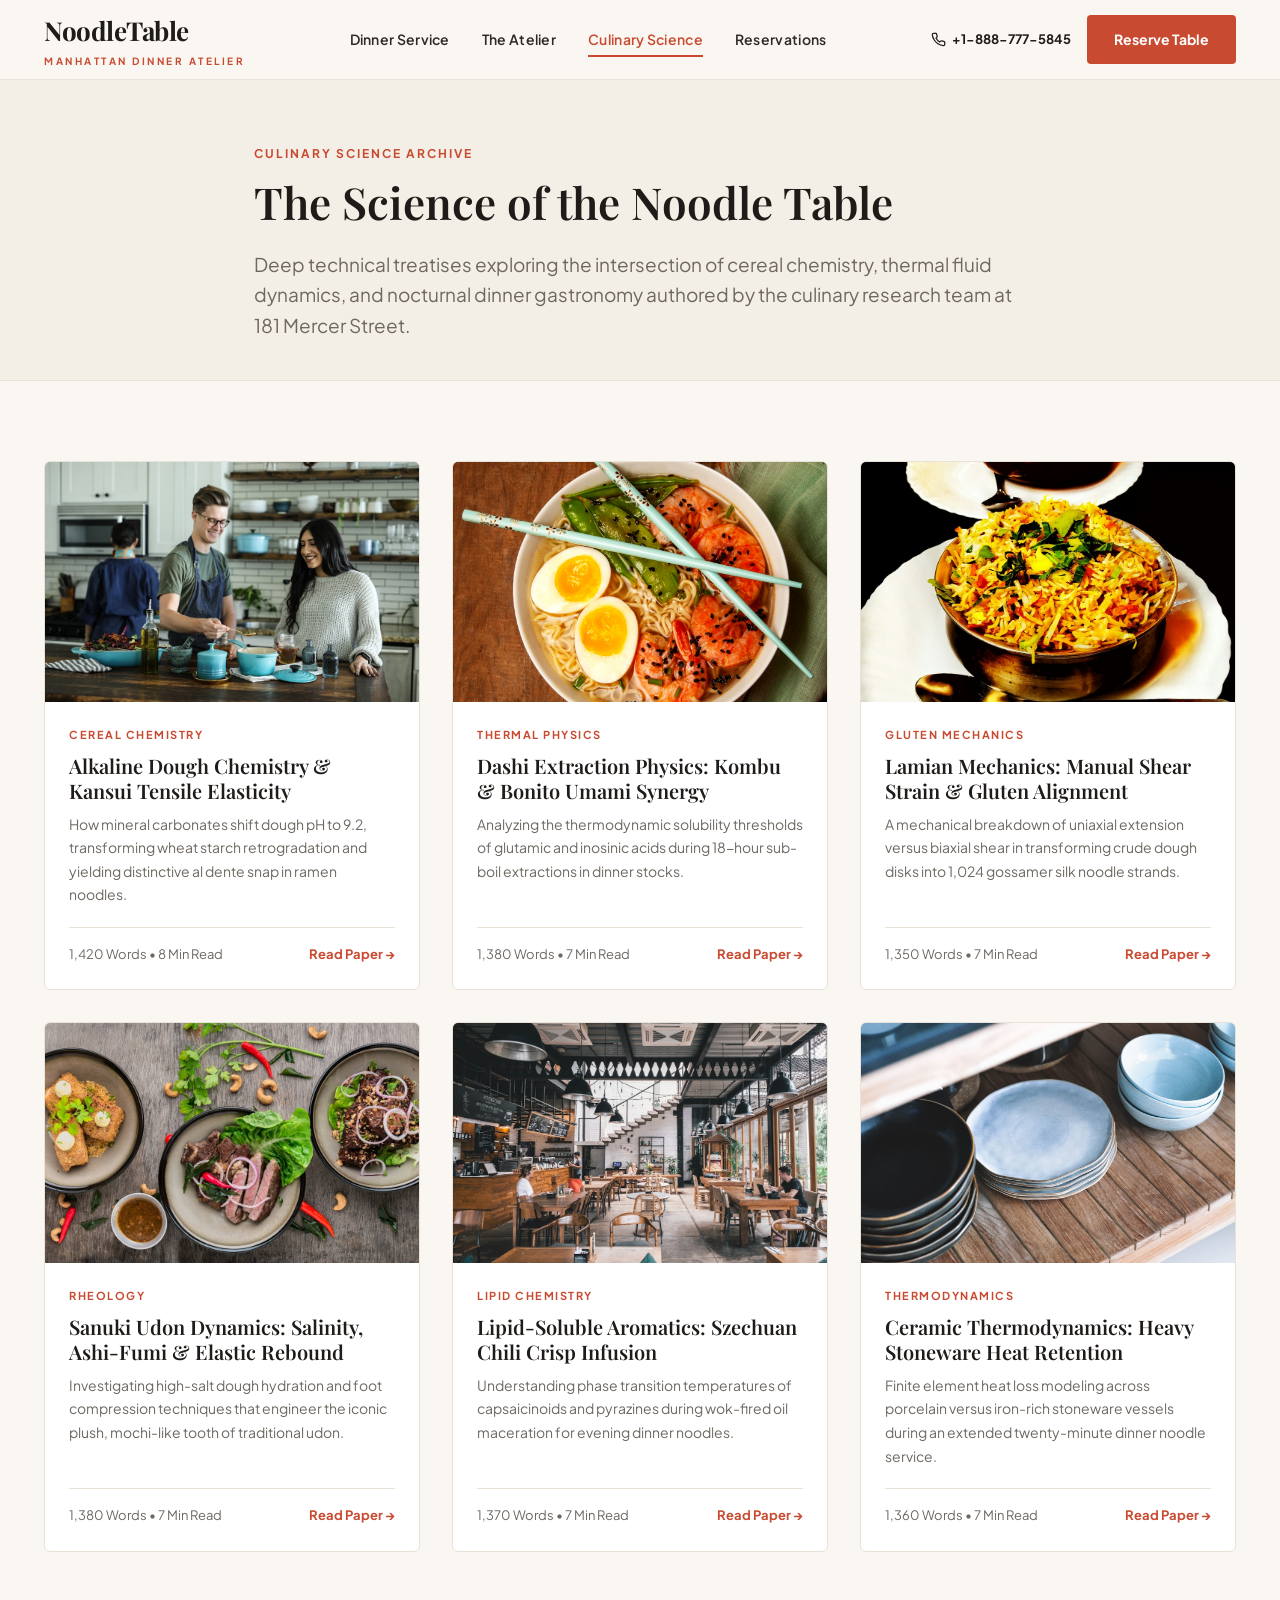
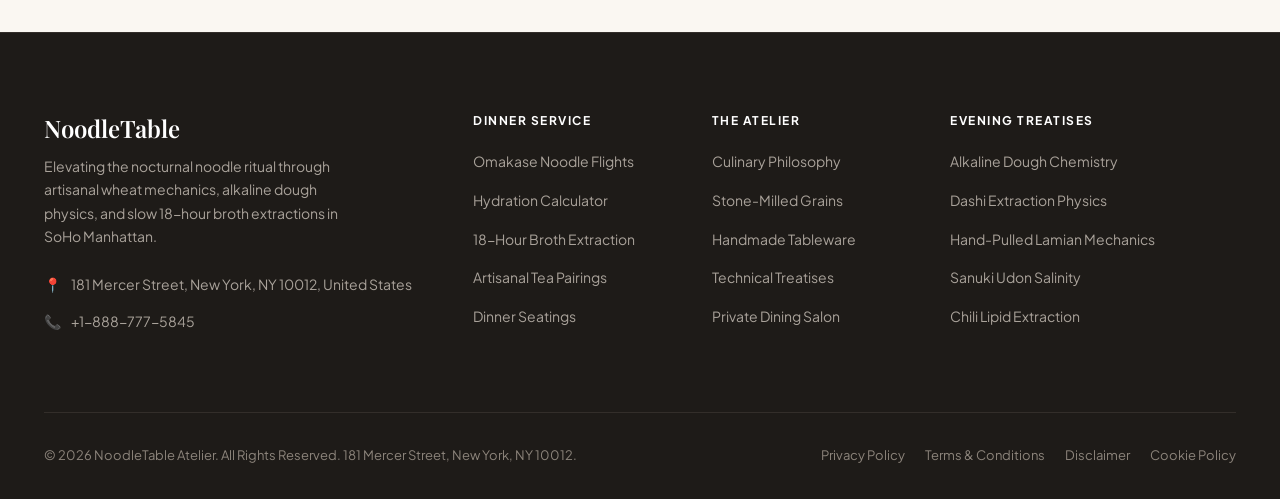
<file: blog/index.html>
<!DOCTYPE html>
<html lang="en">
<head>
  <meta charset="UTF-8">
  <meta name="viewport" content="width=device-width, initial-scale=1.0">
  <title>Culinary Science & Noodle Treatises | NoodleTable</title>
  <meta name="description" content="Explore 6 deep technical research treatises on alkaline wheat chemistry, dashi extraction physics, gluten mechanics, and noodle gastronomy.">
  <link rel="canonical" href="https://noodletable.com/blog.html">
  
  <!-- Google Analytics Tag G-0LY0HY7L01 -->
  <script async src="https://www.googletagmanager.com/gtag/js?id=G-0LY0HY7L01"></script>
  <script>
    window.dataLayer = window.dataLayer || [];
    function gtag(){dataLayer.push(arguments);}
    gtag('js', new Date());
    gtag('config', 'G-0LY0HY7L01');
  </script>

  <!-- Google Fonts via link tag strictly -->
  <link rel="preconnect" href="https://fonts.googleapis.com">
  <link rel="preconnect" href="https://fonts.gstatic.com" crossorigin>
  <link href="https://fonts.googleapis.com/css2?family=Playfair+Display:ital,wght@0,500;0,600;0,700;1,400&family=Plus+Jakarta+Sans:wght@400;500;600;700&display=swap" rel="stylesheet">
  
  <link rel="stylesheet" href="../assets/css/style.css">
  <script src="../assets/js/main.js" defer></script>
</head>
<body>
  <header class="site-header">
    <div class="container header-inner">
      <a href="../index.php" class="brand-logo" aria-label="NoodleTable Home">
        <span class="brand-name">NoodleTable</span>
        <span class="brand-sub">Manhattan Dinner Atelier</span>
      </a>
      <nav class="desktop-nav" aria-label="Main Navigation">
        <a href="../index.php" class="nav-link ">Dinner Service</a>
        <a href="../about.html" class="nav-link ">The Atelier</a>
        <a href="../blog.html" class="nav-link active">Culinary Science</a>
        <a href="../contact.html" class="nav-link ">Reservations</a>
      </nav>
      <div class="header-actions">
        <a href="tel:+18887775845" class="header-phone-link">
          <svg width="15" height="15" viewBox="0 0 24 24" fill="none" stroke="currentColor" stroke-width="2"><path d="M22 16.92v3a2 2 0 0 1-2.18 2 19.79 19.79 0 0 1-8.63-3.07 19.5 19.5 0 0 1-6-6 19.79 19.79 0 0 1-3.07-8.67A2 2 0 0 1 4.11 2h3a2 2 0 0 1 2 1.72 12.84 12.84 0 0 0 .7 2.81 2 2 0 0 1-.45 2.11L8.09 9.91a16 16 0 0 0 6 6l1.27-1.27a2 2 0 0 1 2.11-.45 12.84 12.84 0 0 0 2.81.7A2 2 0 0 1 22 16.92z"></path></svg>
          <span>+1-888-777-5845</span>
        </a>
        <a href="../contact.html" class="btn btn-primary">Reserve Table</a>
        <button class="mobile-toggle" id="mobile-toggle" aria-label="Open Navigation Drawer">
          <span class="hamburger-line"></span>
          <span class="hamburger-line"></span>
          <span class="hamburger-line"></span>
        </button>
      </div>
    </div>
  </header>

  <div class="mobile-drawer-backdrop" id="mobile-drawer-backdrop"></div>
  <div class="mobile-drawer" id="mobile-drawer" aria-label="Mobile Navigation">
    <div class="mobile-drawer-header">
      <div class="brand-logo">
        <span class="brand-name">NoodleTable</span>
        <span class="brand-sub">Dinner Atelier</span>
      </div>
      <button id="drawer-close" aria-label="Close Navigation Drawer" style="background:none;border:none;font-size:24px;cursor:pointer;">&times;</button>
    </div>
    <div class="mobile-nav-links">
      <a href="../index.php">Dinner Service</a>
      <a href="../about.html">The Atelier &amp; Craft</a>
      <a href="../blog.html">Culinary Science &amp; Treatises</a>
      <a href="../contact.html">Table Reservations</a>
      <a href="../privacy-policy.html">Privacy Policy</a>
      <a href="../terms-and-conditions.html">Terms &amp; Conditions</a>
    </div>
    <div class="drawer-contact-info">
      <p><strong>NoodleTable Atelier</strong></p>
      <p>181 Mercer Street, New York, NY 10012, United States</p>
      <p style="margin-top:8px;"><strong>Concierge:</strong> +1-888-777-5845</p>
      <p style="font-size:11px; margin-top:8px;">Dinner Seatings: Wed–Sun, 5:30 PM &amp; 8:15 PM</p>
    </div>
  </div>
  <main>
    <section class="article-header">
      <div class="container article-header-inner">
        <span class="section-tag">Culinary Science Archive</span>
        <h1 class="article-title">The Science of the Noodle Table</h1>
        <p class="article-lead">Deep technical treatises exploring the intersection of cereal chemistry, thermal fluid dynamics, and nocturnal dinner gastronomy authored by the culinary research team at 181 Mercer Street.</p>
      </div>
    </section>

    <div class="container" style="padding: 80px 24px;">
      <div class="cards-grid-3">
        <div class="noodle-card">
          <div class="card-thumb">
            <img src="../assets/images/chef_hand_pulling_noodle_pass.jpg" alt="Alkaline dough chemistry in noodle pulling">
          </div>
          <div class="card-body">
            <span class="card-origin">Cereal Chemistry</span>
            <h3 class="card-title"><a href="alkaline-dough-chemistry-kansui-noodle-elasticity.html">Alkaline Dough Chemistry &amp; Kansui Tensile Elasticity</a></h3>
            <p class="card-desc">How mineral carbonates shift dough pH to 9.2, transforming wheat starch retrogradation and yielding distinctive al dente snap in ramen noodles.</p>
            <div class="card-footer">
              <span style="font-size:13px; color:var(--color-text-muted);">1,420 Words &bull; 8 Min Read</span>
              <a href="alkaline-dough-chemistry-kansui-noodle-elasticity.html" style="color:var(--color-accent); font-weight:700; font-size:13px;">Read Paper &rarr;</a>
            </div>
          </div>
        </div>

        <div class="noodle-card">
          <div class="card-thumb">
            <img src="../assets/images/heritage_18hour_dashi_stockpot.jpg" alt="Dashi extraction physics and kombu umami">
          </div>
          <div class="card-body">
            <span class="card-origin">Thermal Physics</span>
            <h3 class="card-title"><a href="dashi-extraction-physics-kombu-bonito-umami.html">Dashi Extraction Physics: Kombu &amp; Bonito Umami Synergy</a></h3>
            <p class="card-desc">Analyzing the thermodynamic solubility thresholds of glutamic and inosinic acids during 18-hour sub-boil extractions in dinner stocks.</p>
            <div class="card-footer">
              <span style="font-size:13px; color:var(--color-text-muted);">1,380 Words &bull; 7 Min Read</span>
              <a href="dashi-extraction-physics-kombu-bonito-umami.html" style="color:var(--color-accent); font-weight:700; font-size:13px;">Read Paper &rarr;</a>
            </div>
          </div>
        </div>

        <div class="noodle-card">
          <div class="card-thumb">
            <img src="../assets/images/hero_handcrafted_dinner_noodles.jpg" alt="Hand pulled lamian mechanics">
          </div>
          <div class="card-body">
            <span class="card-origin">Gluten Mechanics</span>
            <h3 class="card-title"><a href="hand-pulled-lamian-gluten-alignment-techniques.html">Lamian Mechanics: Manual Shear Strain &amp; Gluten Alignment</a></h3>
            <p class="card-desc">A mechanical breakdown of uniaxial extension versus biaxial shear in transforming crude dough disks into 1,024 gossamer silk noodle strands.</p>
            <div class="card-footer">
              <span style="font-size:13px; color:var(--color-text-muted);">1,350 Words &bull; 7 Min Read</span>
              <a href="hand-pulled-lamian-gluten-alignment-techniques.html" style="color:var(--color-accent); font-weight:700; font-size:13px;">Read Paper &rarr;</a>
            </div>
          </div>
        </div>

        <div class="noodle-card">
          <div class="card-thumb">
            <img src="../assets/images/claypot_braised_noodle_hotpot.jpg" alt="Sanuki udon foot kneading and salt salinity">
          </div>
          <div class="card-body">
            <span class="card-origin">Rheology</span>
            <h3 class="card-title"><a href="sanuki-udon-water-salinity-kneading-dynamics.html">Sanuki Udon Dynamics: Salinity, Ashi-Fumi &amp; Elastic Rebound</a></h3>
            <p class="card-desc">Investigating high-salt dough hydration and foot compression techniques that engineer the iconic plush, mochi-like tooth of traditional udon.</p>
            <div class="card-footer">
              <span style="font-size:13px; color:var(--color-text-muted);">1,380 Words &bull; 7 Min Read</span>
              <a href="sanuki-udon-water-salinity-kneading-dynamics.html" style="color:var(--color-accent); font-weight:700; font-size:13px;">Read Paper &rarr;</a>
            </div>
          </div>
        </div>

        <div class="noodle-card">
          <div class="card-thumb">
            <img src="../assets/images/wok_tossed_dinner_noodle_station.jpg" alt="Szechuan chili crisp lipid infusion science">
          </div>
          <div class="card-body">
            <span class="card-origin">Lipid Chemistry</span>
            <h3 class="card-title"><a href="szechuan-chili-crisp-lipid-infusion-science.html">Lipid-Soluble Aromatics: Szechuan Chili Crisp Infusion</a></h3>
            <p class="card-desc">Understanding phase transition temperatures of capsaicinoids and pyrazines during wok-fired oil maceration for evening dinner noodles.</p>
            <div class="card-footer">
              <span style="font-size:13px; color:var(--color-text-muted);">1,370 Words &bull; 7 Min Read</span>
              <a href="szechuan-chili-crisp-lipid-infusion-science.html" style="color:var(--color-accent); font-weight:700; font-size:13px;">Read Paper &rarr;</a>
            </div>
          </div>
        </div>

        <div class="noodle-card">
          <div class="card-thumb">
            <img src="../assets/images/handcrafted_ceramic_noodle_bowl_setting.jpg" alt="Ceramic thermodynamics in noodle service">
          </div>
          <div class="card-body">
            <span class="card-origin">Thermodynamics</span>
            <h3 class="card-title"><a href="ceramic-heat-retention-noodle-bowl-thermodynamics.html">Ceramic Thermodynamics: Heavy Stoneware Heat Retention</a></h3>
            <p class="card-desc">Finite element heat loss modeling across porcelain versus iron-rich stoneware vessels during an extended twenty-minute dinner noodle service.</p>
            <div class="card-footer">
              <span style="font-size:13px; color:var(--color-text-muted);">1,360 Words &bull; 7 Min Read</span>
              <a href="ceramic-heat-retention-noodle-bowl-thermodynamics.html" style="color:var(--color-accent); font-weight:700; font-size:13px;">Read Paper &rarr;</a>
            </div>
          </div>
        </div>
      </div>
    </div>
  </main>
  <footer class="site-footer">
    <div class="container">
      <div class="footer-grid">
        <div class="footer-brand">
          <h3>NoodleTable</h3>
          <p>Elevating the nocturnal noodle ritual through artisanal wheat mechanics, alkaline dough physics, and slow 18-hour broth extractions in SoHo Manhattan.</p>
          <div class="contact-item">
            <span>📍</span>
            <span>181 Mercer Street, New York, NY 10012, United States</span>
          </div>
          <div class="contact-item">
            <span>📞</span>
            <a href="tel:+18887775845" style="color:#A9A29A;">+1-888-777-5845</a>
          </div>
        </div>
        <div>
          <h4 class="footer-title">Dinner Service</h4>
          <ul class="footer-links">
            <li><a href="index.php#tasting-menu">Omakase Noodle Flights</a></li>
            <li><a href="index.php#calculator">Hydration Calculator</a></li>
            <li><a href="index.php#broth-lab">18-Hour Broth Extraction</a></li>
            <li><a href="index.php#botanicals">Artisanal Tea Pairings</a></li>
            <li><a href="../contact.html">Dinner Seatings</a></li>
          </ul>
        </div>
        <div>
          <h4 class="footer-title">The Atelier</h4>
          <ul class="footer-links">
            <li><a href="../about.html">Culinary Philosophy</a></li>
            <li><a href="about.html#grains">Stone-Milled Grains</a></li>
            <li><a href="about.html#ceramics">Handmade Tableware</a></li>
            <li><a href="../blog.html">Technical Treatises</a></li>
            <li><a href="../contact.html">Private Dining Salon</a></li>
          </ul>
        </div>
        <div>
          <h4 class="footer-title">Evening Treatises</h4>
          <ul class="footer-links">
            <li><a href="alkaline-dough-chemistry-kansui-noodle-elasticity.html">Alkaline Dough Chemistry</a></li>
            <li><a href="dashi-extraction-physics-kombu-bonito-umami.html">Dashi Extraction Physics</a></li>
            <li><a href="hand-pulled-lamian-gluten-alignment-techniques.html">Hand-Pulled Lamian Mechanics</a></li>
            <li><a href="sanuki-udon-water-salinity-kneading-dynamics.html">Sanuki Udon Salinity</a></li>
            <li><a href="szechuan-chili-crisp-lipid-infusion-science.html">Chili Lipid Extraction</a></li>
          </ul>
        </div>
      </div>
      <div class="footer-bottom">
        <p>&copy; 2026 NoodleTable Atelier. All Rights Reserved. 181 Mercer Street, New York, NY 10012.</p>
        <div class="footer-legal-links">
          <a href="../privacy-policy.html">Privacy Policy</a>
          <a href="../terms-and-conditions.html">Terms &amp; Conditions</a>
          <a href="../disclaimer.html">Disclaimer</a>
          <a href="../cookie-policy.html">Cookie Policy</a>
        </div>
      </div>
    </div>
  </footer>
</body>
</html>
</file>
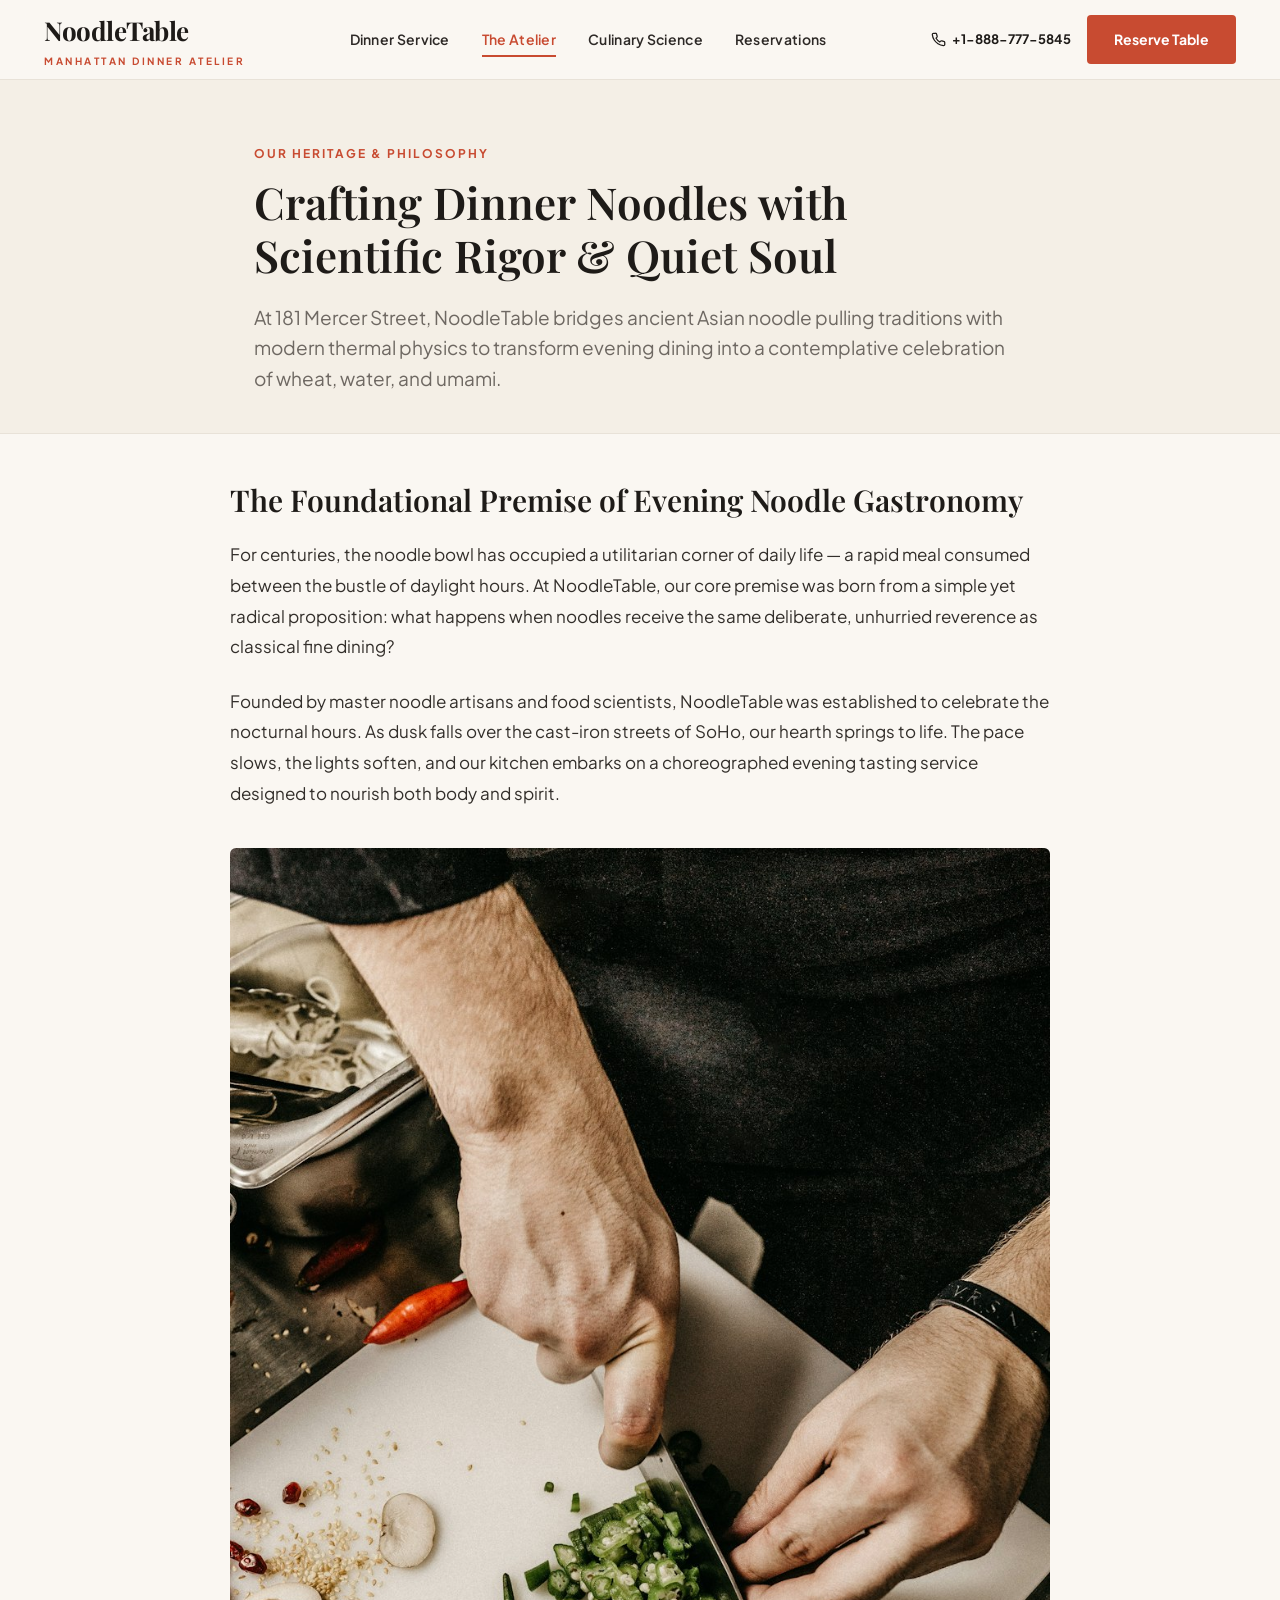
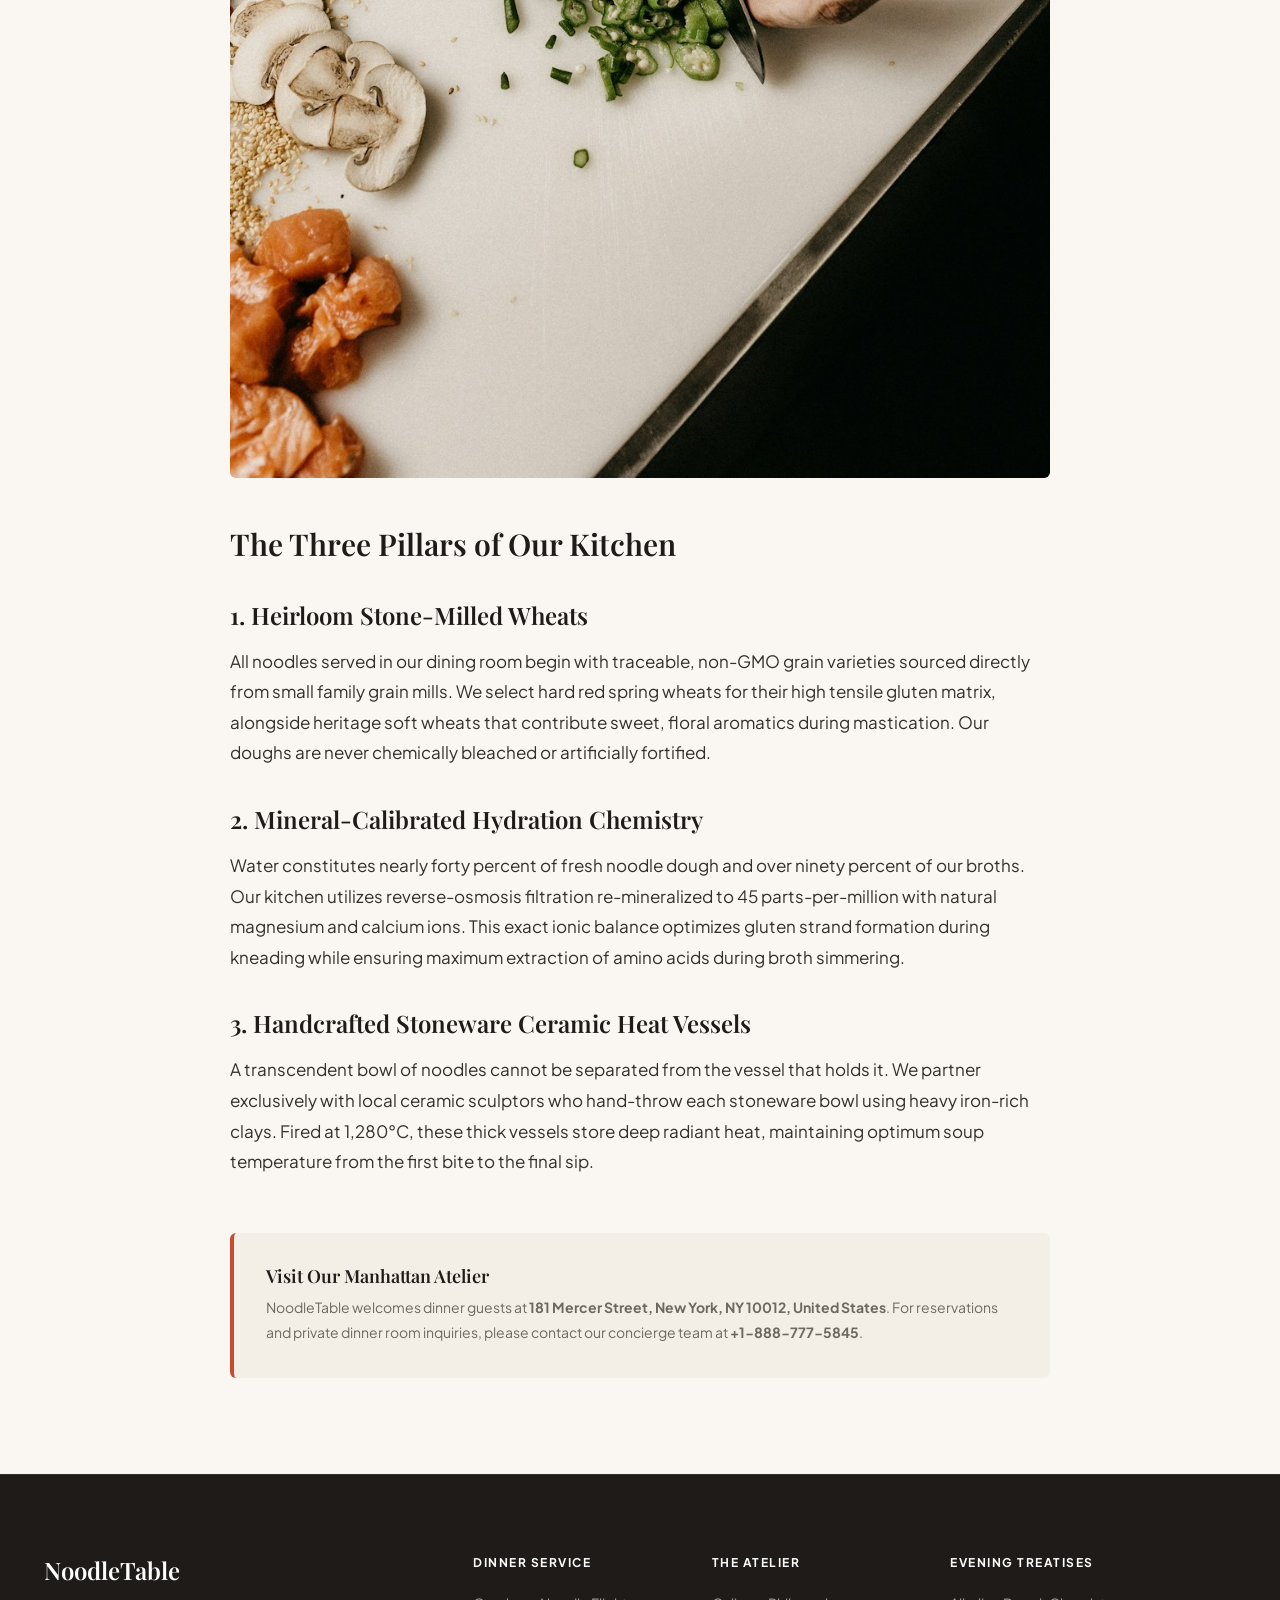
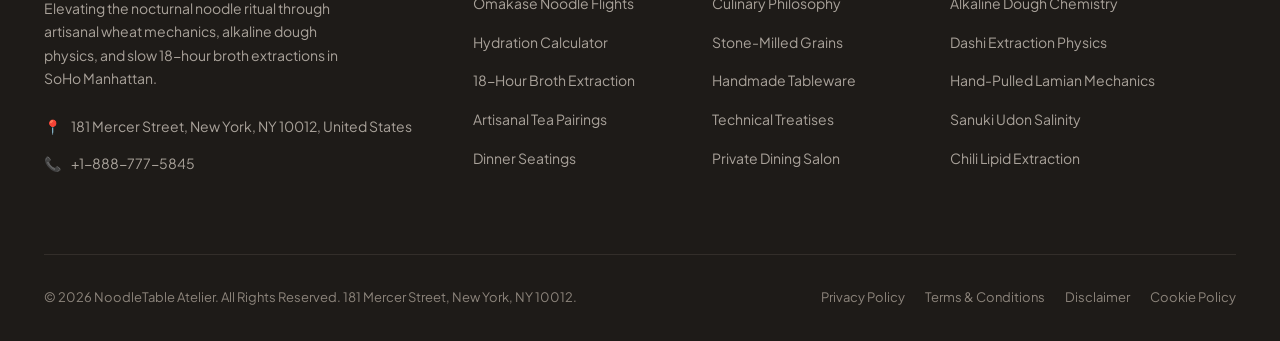
<file: about.html>
<!DOCTYPE html>
<html lang="en">
<head>
  <meta charset="UTF-8">
  <meta name="viewport" content="width=device-width, initial-scale=1.0">
  <title>About NoodleTable | The Manhattan Dinner Noodle Atelier</title>
  <meta name="description" content="Learn the culinary history, wheat milling philosophy, and artisan broth craftsmanship of NoodleTable at 181 Mercer Street, New York.">
  <link rel="canonical" href="https://noodletable.com/about.html">
  
  <!-- Google Analytics Tag G-0LY0HY7L01 -->
  <script async src="https://www.googletagmanager.com/gtag/js?id=G-0LY0HY7L01"></script>
  <script>
    window.dataLayer = window.dataLayer || [];
    function gtag(){dataLayer.push(arguments);}
    gtag('js', new Date());
    gtag('config', 'G-0LY0HY7L01');
  </script>

  <!-- Google Fonts via link tag strictly -->
  <link rel="preconnect" href="https://fonts.googleapis.com">
  <link rel="preconnect" href="https://fonts.gstatic.com" crossorigin>
  <link href="https://fonts.googleapis.com/css2?family=Playfair+Display:ital,wght@0,500;0,600;0,700;1,400&family=Plus+Jakarta+Sans:wght@400;500;600;700&display=swap" rel="stylesheet">
  
  <link rel="stylesheet" href="assets/css/style.css">
  <script src="assets/js/main.js" defer></script>
</head>
<body>
  <header class="site-header">
    <div class="container header-inner">
      <a href="index.php" class="brand-logo" aria-label="NoodleTable Home">
        <span class="brand-name">NoodleTable</span>
        <span class="brand-sub">Manhattan Dinner Atelier</span>
      </a>
      <nav class="desktop-nav" aria-label="Main Navigation">
        <a href="index.php" class="nav-link ">Dinner Service</a>
        <a href="about.html" class="nav-link active">The Atelier</a>
        <a href="blog.html" class="nav-link ">Culinary Science</a>
        <a href="contact.html" class="nav-link ">Reservations</a>
      </nav>
      <div class="header-actions">
        <a href="tel:+18887775845" class="header-phone-link">
          <svg width="15" height="15" viewBox="0 0 24 24" fill="none" stroke="currentColor" stroke-width="2"><path d="M22 16.92v3a2 2 0 0 1-2.18 2 19.79 19.79 0 0 1-8.63-3.07 19.5 19.5 0 0 1-6-6 19.79 19.79 0 0 1-3.07-8.67A2 2 0 0 1 4.11 2h3a2 2 0 0 1 2 1.72 12.84 12.84 0 0 0 .7 2.81 2 2 0 0 1-.45 2.11L8.09 9.91a16 16 0 0 0 6 6l1.27-1.27a2 2 0 0 1 2.11-.45 12.84 12.84 0 0 0 2.81.7A2 2 0 0 1 22 16.92z"></path></svg>
          <span>+1-888-777-5845</span>
        </a>
        <a href="contact.html" class="btn btn-primary">Reserve Table</a>
        <button class="mobile-toggle" id="mobile-toggle" aria-label="Open Navigation Drawer">
          <span class="hamburger-line"></span>
          <span class="hamburger-line"></span>
          <span class="hamburger-line"></span>
        </button>
      </div>
    </div>
  </header>

  <div class="mobile-drawer-backdrop" id="mobile-drawer-backdrop"></div>
  <div class="mobile-drawer" id="mobile-drawer" aria-label="Mobile Navigation">
    <div class="mobile-drawer-header">
      <div class="brand-logo">
        <span class="brand-name">NoodleTable</span>
        <span class="brand-sub">Dinner Atelier</span>
      </div>
      <button id="drawer-close" aria-label="Close Navigation Drawer" style="background:none;border:none;font-size:24px;cursor:pointer;">&times;</button>
    </div>
    <div class="mobile-nav-links">
      <a href="index.php">Dinner Service</a>
      <a href="about.html">The Atelier &amp; Craft</a>
      <a href="blog.html">Culinary Science &amp; Treatises</a>
      <a href="contact.html">Table Reservations</a>
      <a href="privacy-policy.html">Privacy Policy</a>
      <a href="terms-and-conditions.html">Terms &amp; Conditions</a>
    </div>
    <div class="drawer-contact-info">
      <p><strong>NoodleTable Atelier</strong></p>
      <p>181 Mercer Street, New York, NY 10012, United States</p>
      <p style="margin-top:8px;"><strong>Concierge:</strong> +1-888-777-5845</p>
      <p style="font-size:11px; margin-top:8px;">Dinner Seatings: Wed–Sun, 5:30 PM &amp; 8:15 PM</p>
    </div>
  </div>
  <main>
    <section class="article-header">
      <div class="container article-header-inner">
        <span class="section-tag">Our Heritage &amp; Philosophy</span>
        <h1 class="article-title">Crafting Dinner Noodles with Scientific Rigor &amp; Quiet Soul</h1>
        <p class="article-lead">At 181 Mercer Street, NoodleTable bridges ancient Asian noodle pulling traditions with modern thermal physics to transform evening dining into a contemplative celebration of wheat, water, and umami.</p>
      </div>
    </section>

    <div class="container">
      <div class="article-body">
        <h2>The Foundational Premise of Evening Noodle Gastronomy</h2>
        <p>For centuries, the noodle bowl has occupied a utilitarian corner of daily life &mdash; a rapid meal consumed between the bustle of daylight hours. At NoodleTable, our core premise was born from a simple yet radical proposition: what happens when noodles receive the same deliberate, unhurried reverence as classical fine dining?</p>
        <p>Founded by master noodle artisans and food scientists, NoodleTable was established to celebrate the nocturnal hours. As dusk falls over the cast-iron streets of SoHo, our hearth springs to life. The pace slows, the lights soften, and our kitchen embarks on a choreographed evening tasting service designed to nourish both body and spirit.</p>

        <div style="margin:40px 0;">
          <img src="assets/images/chef_plating_artisan_noodle_course.jpg" alt="Artisan chef finishing dinner course at NoodleTable" style="border-radius:6px;">
        </div>

        <h2>The Three Pillars of Our Kitchen</h2>
        <h3>1. Heirloom Stone-Milled Wheats</h3>
        <p>All noodles served in our dining room begin with traceable, non-GMO grain varieties sourced directly from small family grain mills. We select hard red spring wheats for their high tensile gluten matrix, alongside heritage soft wheats that contribute sweet, floral aromatics during mastication. Our doughs are never chemically bleached or artificially fortified.</p>

        <h3>2. Mineral-Calibrated Hydration Chemistry</h3>
        <p>Water constitutes nearly forty percent of fresh noodle dough and over ninety percent of our broths. Our kitchen utilizes reverse-osmosis filtration re-mineralized to 45 parts-per-million with natural magnesium and calcium ions. This exact ionic balance optimizes gluten strand formation during kneading while ensuring maximum extraction of amino acids during broth simmering.</p>

        <h3>3. Handcrafted Stoneware Ceramic Heat Vessels</h3>
        <p>A transcendent bowl of noodles cannot be separated from the vessel that holds it. We partner exclusively with local ceramic sculptors who hand-throw each stoneware bowl using heavy iron-rich clays. Fired at 1,280°C, these thick vessels store deep radiant heat, maintaining optimum soup temperature from the first bite to the final sip.</p>

        <div class="author-bio-card">
          <h4>Visit Our Manhattan Atelier</h4>
          <p>NoodleTable welcomes dinner guests at <strong>181 Mercer Street, New York, NY 10012, United States</strong>. For reservations and private dinner room inquiries, please contact our concierge team at <strong>+1-888-777-5845</strong>.</p>
        </div>
      </div>
    </div>
  </main>
  <footer class="site-footer">
    <div class="container">
      <div class="footer-grid">
        <div class="footer-brand">
          <h3>NoodleTable</h3>
          <p>Elevating the nocturnal noodle ritual through artisanal wheat mechanics, alkaline dough physics, and slow 18-hour broth extractions in SoHo Manhattan.</p>
          <div class="contact-item">
            <span>📍</span>
            <span>181 Mercer Street, New York, NY 10012, United States</span>
          </div>
          <div class="contact-item">
            <span>📞</span>
            <a href="tel:+18887775845" style="color:#A9A29A;">+1-888-777-5845</a>
          </div>
        </div>
        <div>
          <h4 class="footer-title">Dinner Service</h4>
          <ul class="footer-links">
            <li><a href="index.php#tasting-menu">Omakase Noodle Flights</a></li>
            <li><a href="index.php#calculator">Hydration Calculator</a></li>
            <li><a href="index.php#broth-lab">18-Hour Broth Extraction</a></li>
            <li><a href="index.php#botanicals">Artisanal Tea Pairings</a></li>
            <li><a href="contact.html">Dinner Seatings</a></li>
          </ul>
        </div>
        <div>
          <h4 class="footer-title">The Atelier</h4>
          <ul class="footer-links">
            <li><a href="about.html">Culinary Philosophy</a></li>
            <li><a href="about.html#grains">Stone-Milled Grains</a></li>
            <li><a href="about.html#ceramics">Handmade Tableware</a></li>
            <li><a href="blog.html">Technical Treatises</a></li>
            <li><a href="contact.html">Private Dining Salon</a></li>
          </ul>
        </div>
        <div>
          <h4 class="footer-title">Evening Treatises</h4>
          <ul class="footer-links">
            <li><a href="blog/alkaline-dough-chemistry-kansui-noodle-elasticity.html">Alkaline Dough Chemistry</a></li>
            <li><a href="blog/dashi-extraction-physics-kombu-bonito-umami.html">Dashi Extraction Physics</a></li>
            <li><a href="blog/hand-pulled-lamian-gluten-alignment-techniques.html">Hand-Pulled Lamian Mechanics</a></li>
            <li><a href="blog/sanuki-udon-water-salinity-kneading-dynamics.html">Sanuki Udon Salinity</a></li>
            <li><a href="blog/szechuan-chili-crisp-lipid-infusion-science.html">Chili Lipid Extraction</a></li>
          </ul>
        </div>
      </div>
      <div class="footer-bottom">
        <p>&copy; 2026 NoodleTable Atelier. All Rights Reserved. 181 Mercer Street, New York, NY 10012.</p>
        <div class="footer-legal-links">
          <a href="privacy-policy.html">Privacy Policy</a>
          <a href="terms-and-conditions.html">Terms &amp; Conditions</a>
          <a href="disclaimer.html">Disclaimer</a>
          <a href="cookie-policy.html">Cookie Policy</a>
        </div>
      </div>
    </div>
  </footer>
</body>
</html>
</file>
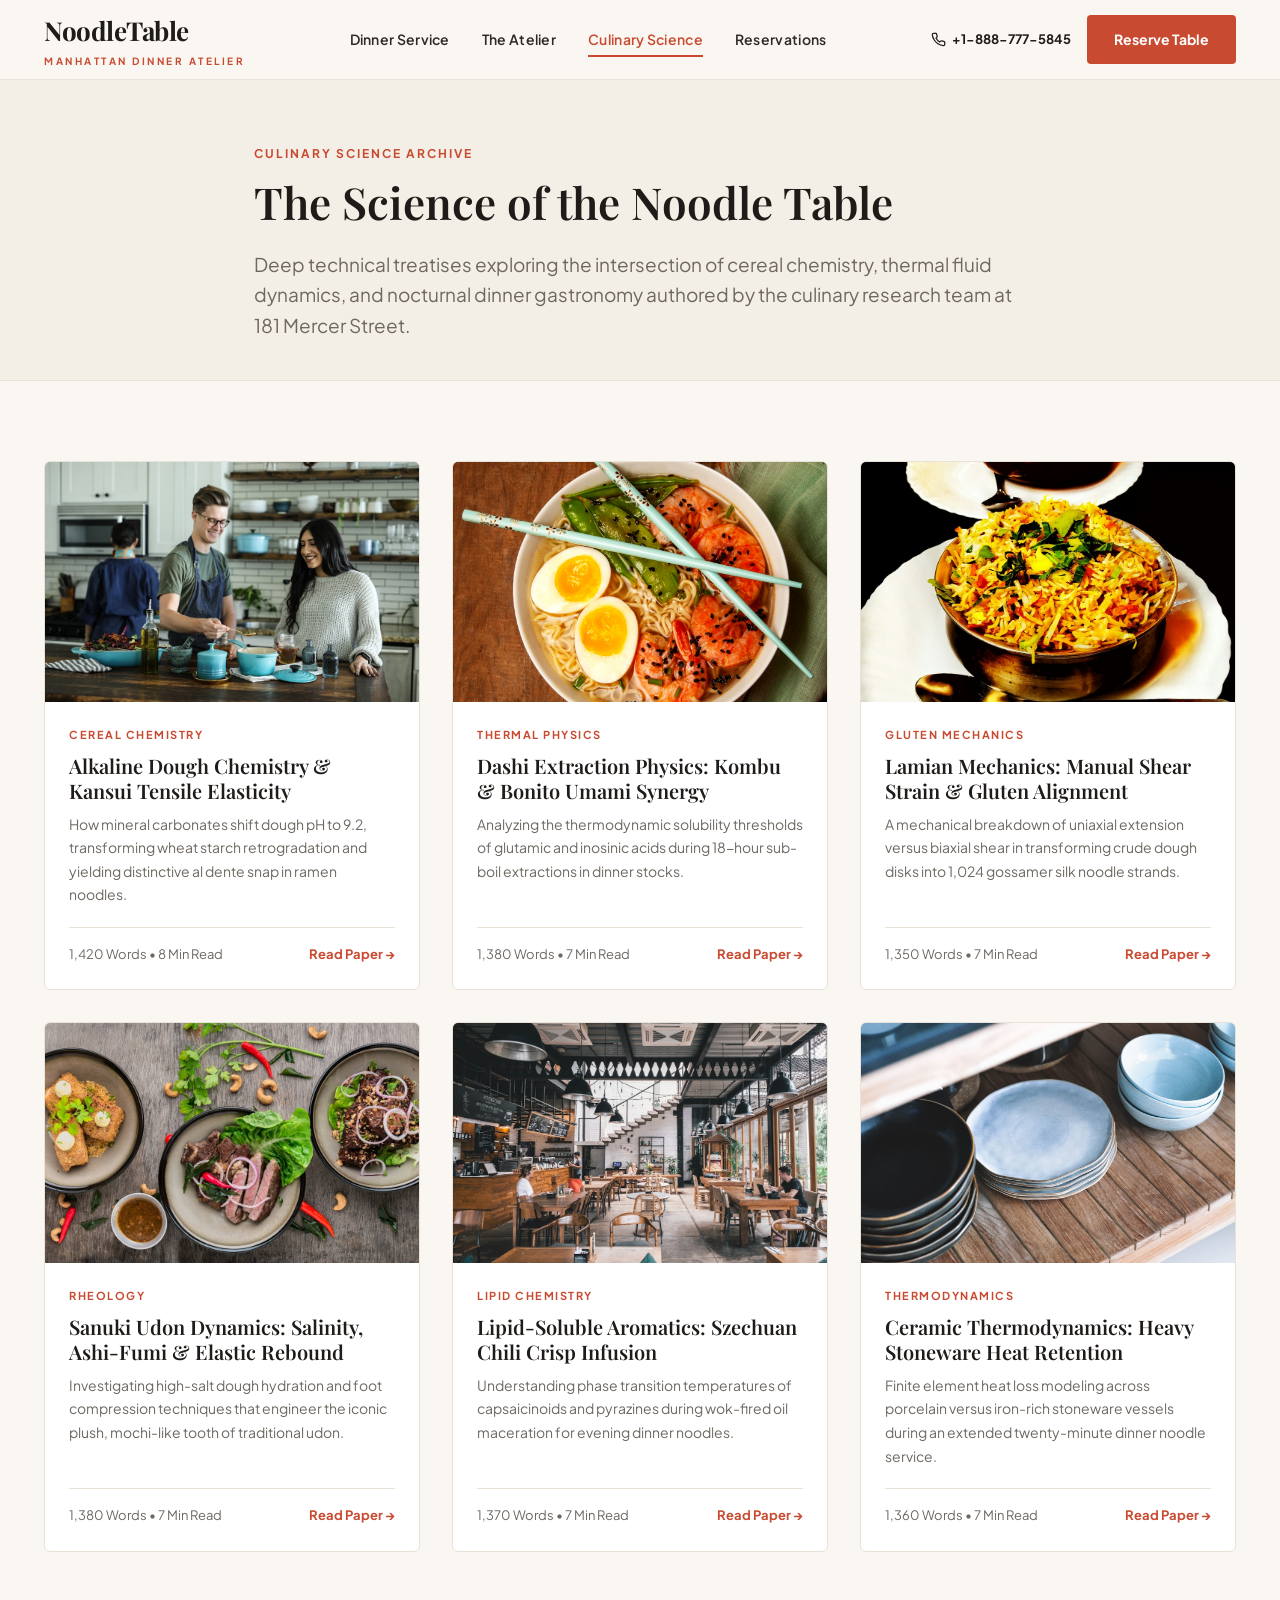
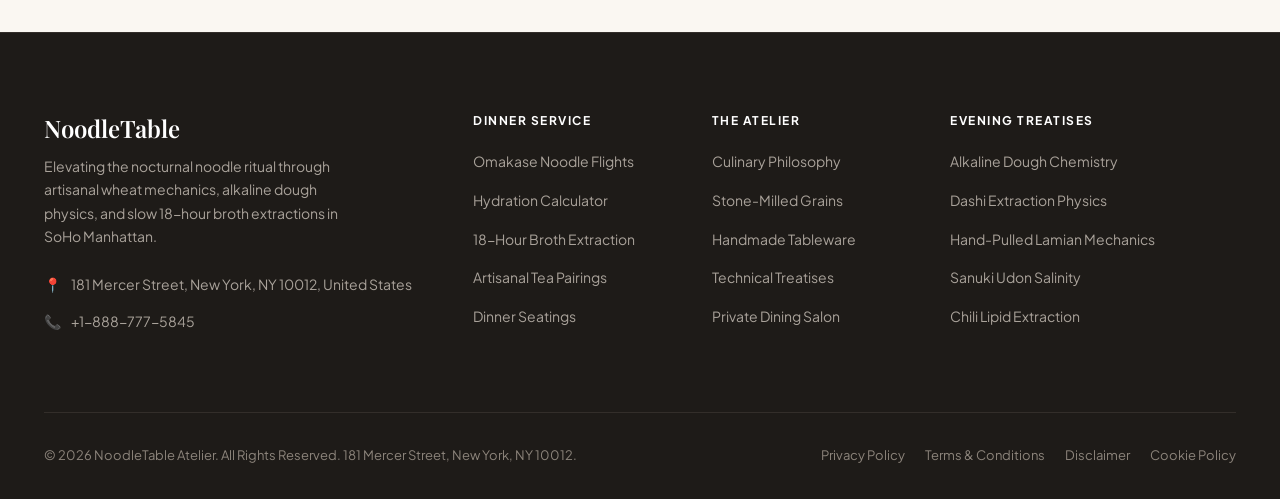
<file: blog.html>
<!DOCTYPE html>
<html lang="en">
<head>
  <meta charset="UTF-8">
  <meta name="viewport" content="width=device-width, initial-scale=1.0">
  <title>Culinary Science & Noodle Treatises | NoodleTable</title>
  <meta name="description" content="Explore 6 deep technical research treatises on alkaline wheat chemistry, dashi extraction physics, gluten mechanics, and noodle gastronomy.">
  <link rel="canonical" href="https://noodletable.com/blog.html">
  
  <!-- Google Analytics Tag G-0LY0HY7L01 -->
  <script async src="https://www.googletagmanager.com/gtag/js?id=G-0LY0HY7L01"></script>
  <script>
    window.dataLayer = window.dataLayer || [];
    function gtag(){dataLayer.push(arguments);}
    gtag('js', new Date());
    gtag('config', 'G-0LY0HY7L01');
  </script>

  <!-- Google Fonts via link tag strictly -->
  <link rel="preconnect" href="https://fonts.googleapis.com">
  <link rel="preconnect" href="https://fonts.gstatic.com" crossorigin>
  <link href="https://fonts.googleapis.com/css2?family=Playfair+Display:ital,wght@0,500;0,600;0,700;1,400&family=Plus+Jakarta+Sans:wght@400;500;600;700&display=swap" rel="stylesheet">
  
  <link rel="stylesheet" href="assets/css/style.css">
  <script src="assets/js/main.js" defer></script>
</head>
<body>
  <header class="site-header">
    <div class="container header-inner">
      <a href="index.php" class="brand-logo" aria-label="NoodleTable Home">
        <span class="brand-name">NoodleTable</span>
        <span class="brand-sub">Manhattan Dinner Atelier</span>
      </a>
      <nav class="desktop-nav" aria-label="Main Navigation">
        <a href="index.php" class="nav-link ">Dinner Service</a>
        <a href="about.html" class="nav-link ">The Atelier</a>
        <a href="blog.html" class="nav-link active">Culinary Science</a>
        <a href="contact.html" class="nav-link ">Reservations</a>
      </nav>
      <div class="header-actions">
        <a href="tel:+18887775845" class="header-phone-link">
          <svg width="15" height="15" viewBox="0 0 24 24" fill="none" stroke="currentColor" stroke-width="2"><path d="M22 16.92v3a2 2 0 0 1-2.18 2 19.79 19.79 0 0 1-8.63-3.07 19.5 19.5 0 0 1-6-6 19.79 19.79 0 0 1-3.07-8.67A2 2 0 0 1 4.11 2h3a2 2 0 0 1 2 1.72 12.84 12.84 0 0 0 .7 2.81 2 2 0 0 1-.45 2.11L8.09 9.91a16 16 0 0 0 6 6l1.27-1.27a2 2 0 0 1 2.11-.45 12.84 12.84 0 0 0 2.81.7A2 2 0 0 1 22 16.92z"></path></svg>
          <span>+1-888-777-5845</span>
        </a>
        <a href="contact.html" class="btn btn-primary">Reserve Table</a>
        <button class="mobile-toggle" id="mobile-toggle" aria-label="Open Navigation Drawer">
          <span class="hamburger-line"></span>
          <span class="hamburger-line"></span>
          <span class="hamburger-line"></span>
        </button>
      </div>
    </div>
  </header>

  <div class="mobile-drawer-backdrop" id="mobile-drawer-backdrop"></div>
  <div class="mobile-drawer" id="mobile-drawer" aria-label="Mobile Navigation">
    <div class="mobile-drawer-header">
      <div class="brand-logo">
        <span class="brand-name">NoodleTable</span>
        <span class="brand-sub">Dinner Atelier</span>
      </div>
      <button id="drawer-close" aria-label="Close Navigation Drawer" style="background:none;border:none;font-size:24px;cursor:pointer;">&times;</button>
    </div>
    <div class="mobile-nav-links">
      <a href="index.php">Dinner Service</a>
      <a href="about.html">The Atelier &amp; Craft</a>
      <a href="blog.html">Culinary Science &amp; Treatises</a>
      <a href="contact.html">Table Reservations</a>
      <a href="privacy-policy.html">Privacy Policy</a>
      <a href="terms-and-conditions.html">Terms &amp; Conditions</a>
    </div>
    <div class="drawer-contact-info">
      <p><strong>NoodleTable Atelier</strong></p>
      <p>181 Mercer Street, New York, NY 10012, United States</p>
      <p style="margin-top:8px;"><strong>Concierge:</strong> +1-888-777-5845</p>
      <p style="font-size:11px; margin-top:8px;">Dinner Seatings: Wed–Sun, 5:30 PM &amp; 8:15 PM</p>
    </div>
  </div>
  <main>
    <section class="article-header">
      <div class="container article-header-inner">
        <span class="section-tag">Culinary Science Archive</span>
        <h1 class="article-title">The Science of the Noodle Table</h1>
        <p class="article-lead">Deep technical treatises exploring the intersection of cereal chemistry, thermal fluid dynamics, and nocturnal dinner gastronomy authored by the culinary research team at 181 Mercer Street.</p>
      </div>
    </section>

    <div class="container" style="padding: 80px 24px;">
      <div class="cards-grid-3">
        <div class="noodle-card">
          <div class="card-thumb">
            <img src="assets/images/chef_hand_pulling_noodle_pass.jpg" alt="Alkaline dough chemistry in noodle pulling">
          </div>
          <div class="card-body">
            <span class="card-origin">Cereal Chemistry</span>
            <h3 class="card-title"><a href="blog/alkaline-dough-chemistry-kansui-noodle-elasticity.html">Alkaline Dough Chemistry &amp; Kansui Tensile Elasticity</a></h3>
            <p class="card-desc">How mineral carbonates shift dough pH to 9.2, transforming wheat starch retrogradation and yielding distinctive al dente snap in ramen noodles.</p>
            <div class="card-footer">
              <span style="font-size:13px; color:var(--color-text-muted);">1,420 Words &bull; 8 Min Read</span>
              <a href="blog/alkaline-dough-chemistry-kansui-noodle-elasticity.html" style="color:var(--color-accent); font-weight:700; font-size:13px;">Read Paper &rarr;</a>
            </div>
          </div>
        </div>

        <div class="noodle-card">
          <div class="card-thumb">
            <img src="assets/images/heritage_18hour_dashi_stockpot.jpg" alt="Dashi extraction physics and kombu umami">
          </div>
          <div class="card-body">
            <span class="card-origin">Thermal Physics</span>
            <h3 class="card-title"><a href="blog/dashi-extraction-physics-kombu-bonito-umami.html">Dashi Extraction Physics: Kombu &amp; Bonito Umami Synergy</a></h3>
            <p class="card-desc">Analyzing the thermodynamic solubility thresholds of glutamic and inosinic acids during 18-hour sub-boil extractions in dinner stocks.</p>
            <div class="card-footer">
              <span style="font-size:13px; color:var(--color-text-muted);">1,380 Words &bull; 7 Min Read</span>
              <a href="blog/dashi-extraction-physics-kombu-bonito-umami.html" style="color:var(--color-accent); font-weight:700; font-size:13px;">Read Paper &rarr;</a>
            </div>
          </div>
        </div>

        <div class="noodle-card">
          <div class="card-thumb">
            <img src="assets/images/hero_handcrafted_dinner_noodles.jpg" alt="Hand pulled lamian mechanics">
          </div>
          <div class="card-body">
            <span class="card-origin">Gluten Mechanics</span>
            <h3 class="card-title"><a href="blog/hand-pulled-lamian-gluten-alignment-techniques.html">Lamian Mechanics: Manual Shear Strain &amp; Gluten Alignment</a></h3>
            <p class="card-desc">A mechanical breakdown of uniaxial extension versus biaxial shear in transforming crude dough disks into 1,024 gossamer silk noodle strands.</p>
            <div class="card-footer">
              <span style="font-size:13px; color:var(--color-text-muted);">1,350 Words &bull; 7 Min Read</span>
              <a href="blog/hand-pulled-lamian-gluten-alignment-techniques.html" style="color:var(--color-accent); font-weight:700; font-size:13px;">Read Paper &rarr;</a>
            </div>
          </div>
        </div>

        <div class="noodle-card">
          <div class="card-thumb">
            <img src="assets/images/claypot_braised_noodle_hotpot.jpg" alt="Sanuki udon foot kneading and salt salinity">
          </div>
          <div class="card-body">
            <span class="card-origin">Rheology</span>
            <h3 class="card-title"><a href="blog/sanuki-udon-water-salinity-kneading-dynamics.html">Sanuki Udon Dynamics: Salinity, Ashi-Fumi &amp; Elastic Rebound</a></h3>
            <p class="card-desc">Investigating high-salt dough hydration and foot compression techniques that engineer the iconic plush, mochi-like tooth of traditional udon.</p>
            <div class="card-footer">
              <span style="font-size:13px; color:var(--color-text-muted);">1,380 Words &bull; 7 Min Read</span>
              <a href="blog/sanuki-udon-water-salinity-kneading-dynamics.html" style="color:var(--color-accent); font-weight:700; font-size:13px;">Read Paper &rarr;</a>
            </div>
          </div>
        </div>

        <div class="noodle-card">
          <div class="card-thumb">
            <img src="assets/images/wok_tossed_dinner_noodle_station.jpg" alt="Szechuan chili crisp lipid infusion science">
          </div>
          <div class="card-body">
            <span class="card-origin">Lipid Chemistry</span>
            <h3 class="card-title"><a href="blog/szechuan-chili-crisp-lipid-infusion-science.html">Lipid-Soluble Aromatics: Szechuan Chili Crisp Infusion</a></h3>
            <p class="card-desc">Understanding phase transition temperatures of capsaicinoids and pyrazines during wok-fired oil maceration for evening dinner noodles.</p>
            <div class="card-footer">
              <span style="font-size:13px; color:var(--color-text-muted);">1,370 Words &bull; 7 Min Read</span>
              <a href="blog/szechuan-chili-crisp-lipid-infusion-science.html" style="color:var(--color-accent); font-weight:700; font-size:13px;">Read Paper &rarr;</a>
            </div>
          </div>
        </div>

        <div class="noodle-card">
          <div class="card-thumb">
            <img src="assets/images/handcrafted_ceramic_noodle_bowl_setting.jpg" alt="Ceramic thermodynamics in noodle service">
          </div>
          <div class="card-body">
            <span class="card-origin">Thermodynamics</span>
            <h3 class="card-title"><a href="blog/ceramic-heat-retention-noodle-bowl-thermodynamics.html">Ceramic Thermodynamics: Heavy Stoneware Heat Retention</a></h3>
            <p class="card-desc">Finite element heat loss modeling across porcelain versus iron-rich stoneware vessels during an extended twenty-minute dinner noodle service.</p>
            <div class="card-footer">
              <span style="font-size:13px; color:var(--color-text-muted);">1,360 Words &bull; 7 Min Read</span>
              <a href="blog/ceramic-heat-retention-noodle-bowl-thermodynamics.html" style="color:var(--color-accent); font-weight:700; font-size:13px;">Read Paper &rarr;</a>
            </div>
          </div>
        </div>
      </div>
    </div>
  </main>
  <footer class="site-footer">
    <div class="container">
      <div class="footer-grid">
        <div class="footer-brand">
          <h3>NoodleTable</h3>
          <p>Elevating the nocturnal noodle ritual through artisanal wheat mechanics, alkaline dough physics, and slow 18-hour broth extractions in SoHo Manhattan.</p>
          <div class="contact-item">
            <span>📍</span>
            <span>181 Mercer Street, New York, NY 10012, United States</span>
          </div>
          <div class="contact-item">
            <span>📞</span>
            <a href="tel:+18887775845" style="color:#A9A29A;">+1-888-777-5845</a>
          </div>
        </div>
        <div>
          <h4 class="footer-title">Dinner Service</h4>
          <ul class="footer-links">
            <li><a href="index.php#tasting-menu">Omakase Noodle Flights</a></li>
            <li><a href="index.php#calculator">Hydration Calculator</a></li>
            <li><a href="index.php#broth-lab">18-Hour Broth Extraction</a></li>
            <li><a href="index.php#botanicals">Artisanal Tea Pairings</a></li>
            <li><a href="contact.html">Dinner Seatings</a></li>
          </ul>
        </div>
        <div>
          <h4 class="footer-title">The Atelier</h4>
          <ul class="footer-links">
            <li><a href="about.html">Culinary Philosophy</a></li>
            <li><a href="about.html#grains">Stone-Milled Grains</a></li>
            <li><a href="about.html#ceramics">Handmade Tableware</a></li>
            <li><a href="blog.html">Technical Treatises</a></li>
            <li><a href="contact.html">Private Dining Salon</a></li>
          </ul>
        </div>
        <div>
          <h4 class="footer-title">Evening Treatises</h4>
          <ul class="footer-links">
            <li><a href="blog/alkaline-dough-chemistry-kansui-noodle-elasticity.html">Alkaline Dough Chemistry</a></li>
            <li><a href="blog/dashi-extraction-physics-kombu-bonito-umami.html">Dashi Extraction Physics</a></li>
            <li><a href="blog/hand-pulled-lamian-gluten-alignment-techniques.html">Hand-Pulled Lamian Mechanics</a></li>
            <li><a href="blog/sanuki-udon-water-salinity-kneading-dynamics.html">Sanuki Udon Salinity</a></li>
            <li><a href="blog/szechuan-chili-crisp-lipid-infusion-science.html">Chili Lipid Extraction</a></li>
          </ul>
        </div>
      </div>
      <div class="footer-bottom">
        <p>&copy; 2026 NoodleTable Atelier. All Rights Reserved. 181 Mercer Street, New York, NY 10012.</p>
        <div class="footer-legal-links">
          <a href="privacy-policy.html">Privacy Policy</a>
          <a href="terms-and-conditions.html">Terms &amp; Conditions</a>
          <a href="disclaimer.html">Disclaimer</a>
          <a href="cookie-policy.html">Cookie Policy</a>
        </div>
      </div>
    </div>
  </footer>
</body>
</html>
</file>
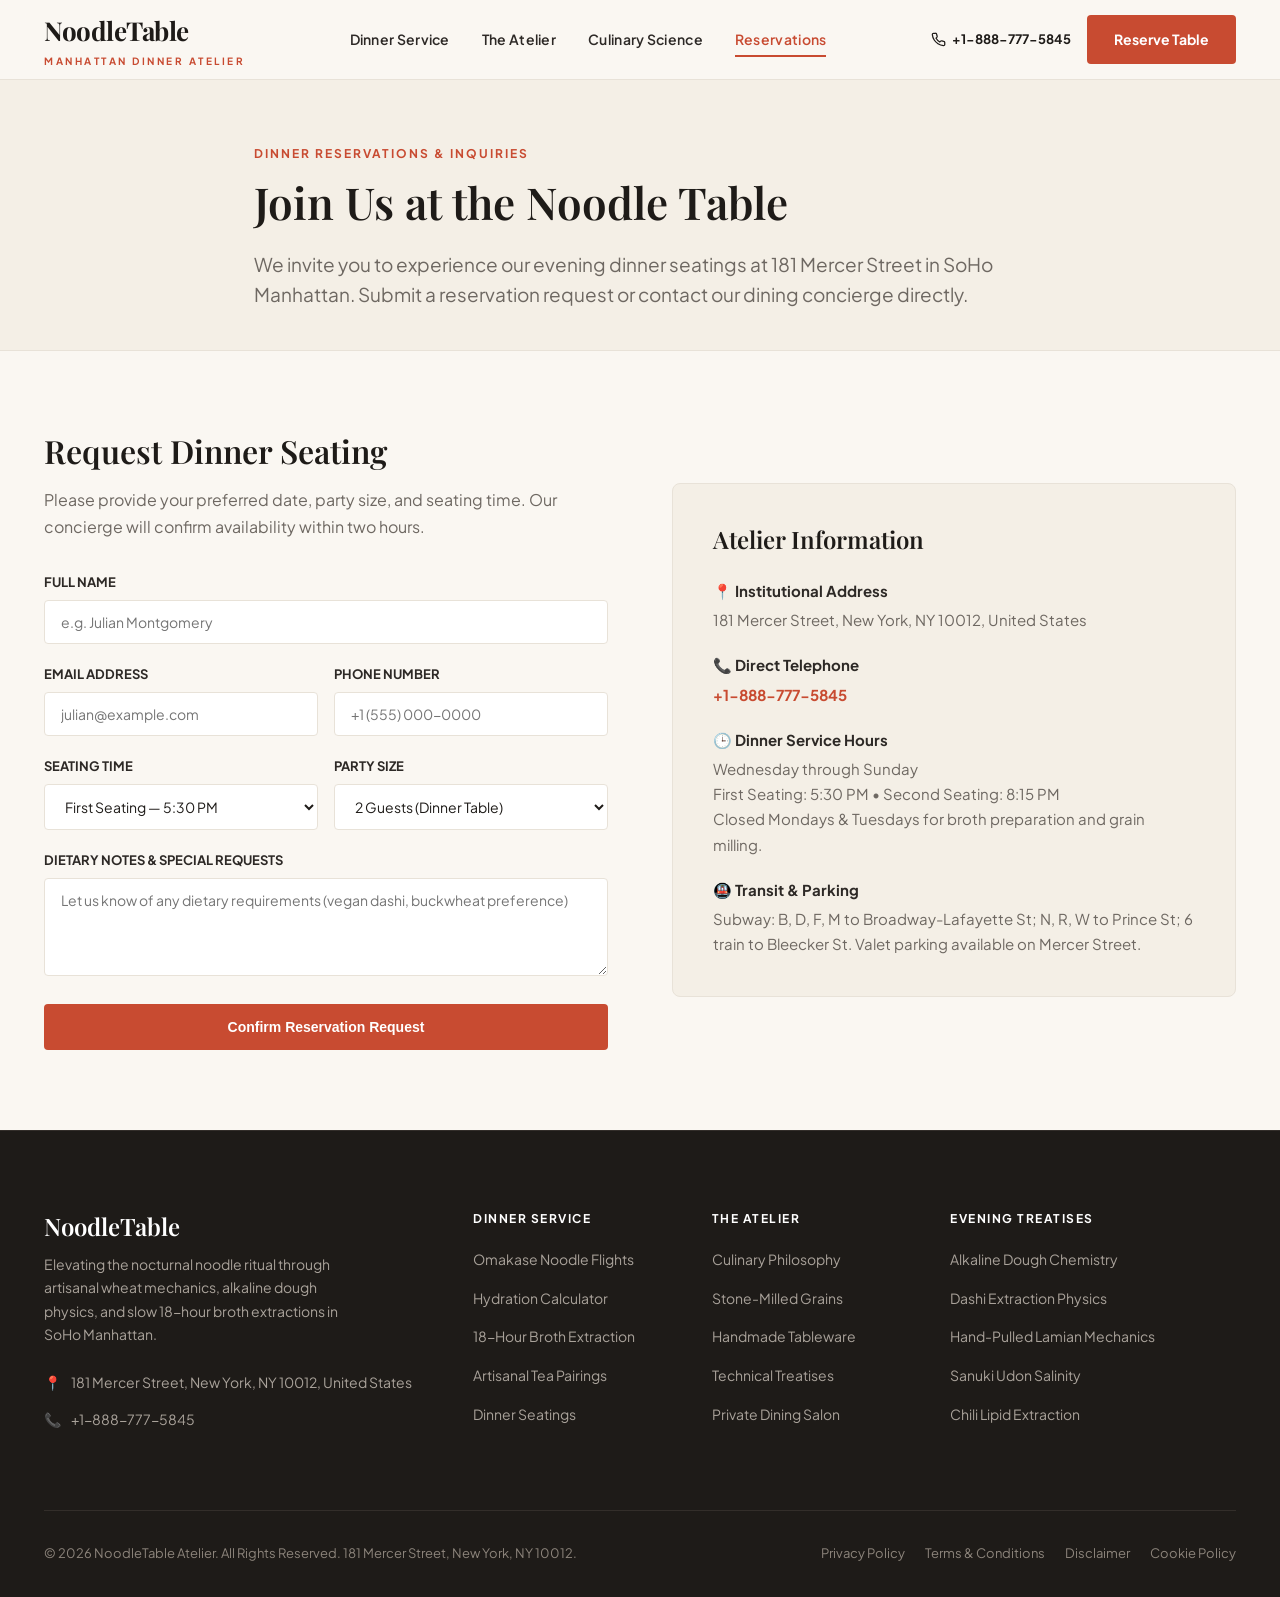
<file: contact.html>
<!DOCTYPE html>
<html lang="en">
<head>
  <meta charset="UTF-8">
  <meta name="viewport" content="width=device-width, initial-scale=1.0">
  <title>Dinner Reservations & Concierge | NoodleTable Manhattan</title>
  <meta name="description" content="Reserve your evening noodle tasting at NoodleTable. 181 Mercer Street, New York, NY 10012. Concierge telephone: +1-888-777-5845.">
  <link rel="canonical" href="https://noodletable.com/contact.html">
  
  <!-- Google Analytics Tag G-0LY0HY7L01 -->
  <script async src="https://www.googletagmanager.com/gtag/js?id=G-0LY0HY7L01"></script>
  <script>
    window.dataLayer = window.dataLayer || [];
    function gtag(){dataLayer.push(arguments);}
    gtag('js', new Date());
    gtag('config', 'G-0LY0HY7L01');
  </script>

  <!-- Google Fonts via link tag strictly -->
  <link rel="preconnect" href="https://fonts.googleapis.com">
  <link rel="preconnect" href="https://fonts.gstatic.com" crossorigin>
  <link href="https://fonts.googleapis.com/css2?family=Playfair+Display:ital,wght@0,500;0,600;0,700;1,400&family=Plus+Jakarta+Sans:wght@400;500;600;700&display=swap" rel="stylesheet">
  
  <link rel="stylesheet" href="assets/css/style.css">
  <script src="assets/js/main.js" defer></script>
</head>
<body>
  <header class="site-header">
    <div class="container header-inner">
      <a href="index.php" class="brand-logo" aria-label="NoodleTable Home">
        <span class="brand-name">NoodleTable</span>
        <span class="brand-sub">Manhattan Dinner Atelier</span>
      </a>
      <nav class="desktop-nav" aria-label="Main Navigation">
        <a href="index.php" class="nav-link ">Dinner Service</a>
        <a href="about.html" class="nav-link ">The Atelier</a>
        <a href="blog.html" class="nav-link ">Culinary Science</a>
        <a href="contact.html" class="nav-link active">Reservations</a>
      </nav>
      <div class="header-actions">
        <a href="tel:+18887775845" class="header-phone-link">
          <svg width="15" height="15" viewBox="0 0 24 24" fill="none" stroke="currentColor" stroke-width="2"><path d="M22 16.92v3a2 2 0 0 1-2.18 2 19.79 19.79 0 0 1-8.63-3.07 19.5 19.5 0 0 1-6-6 19.79 19.79 0 0 1-3.07-8.67A2 2 0 0 1 4.11 2h3a2 2 0 0 1 2 1.72 12.84 12.84 0 0 0 .7 2.81 2 2 0 0 1-.45 2.11L8.09 9.91a16 16 0 0 0 6 6l1.27-1.27a2 2 0 0 1 2.11-.45 12.84 12.84 0 0 0 2.81.7A2 2 0 0 1 22 16.92z"></path></svg>
          <span>+1-888-777-5845</span>
        </a>
        <a href="contact.html" class="btn btn-primary">Reserve Table</a>
        <button class="mobile-toggle" id="mobile-toggle" aria-label="Open Navigation Drawer">
          <span class="hamburger-line"></span>
          <span class="hamburger-line"></span>
          <span class="hamburger-line"></span>
        </button>
      </div>
    </div>
  </header>

  <div class="mobile-drawer-backdrop" id="mobile-drawer-backdrop"></div>
  <div class="mobile-drawer" id="mobile-drawer" aria-label="Mobile Navigation">
    <div class="mobile-drawer-header">
      <div class="brand-logo">
        <span class="brand-name">NoodleTable</span>
        <span class="brand-sub">Dinner Atelier</span>
      </div>
      <button id="drawer-close" aria-label="Close Navigation Drawer" style="background:none;border:none;font-size:24px;cursor:pointer;">&times;</button>
    </div>
    <div class="mobile-nav-links">
      <a href="index.php">Dinner Service</a>
      <a href="about.html">The Atelier &amp; Craft</a>
      <a href="blog.html">Culinary Science &amp; Treatises</a>
      <a href="contact.html">Table Reservations</a>
      <a href="privacy-policy.html">Privacy Policy</a>
      <a href="terms-and-conditions.html">Terms &amp; Conditions</a>
    </div>
    <div class="drawer-contact-info">
      <p><strong>NoodleTable Atelier</strong></p>
      <p>181 Mercer Street, New York, NY 10012, United States</p>
      <p style="margin-top:8px;"><strong>Concierge:</strong> +1-888-777-5845</p>
      <p style="font-size:11px; margin-top:8px;">Dinner Seatings: Wed–Sun, 5:30 PM &amp; 8:15 PM</p>
    </div>
  </div>
  <main>
    <section class="article-header">
      <div class="container article-header-inner">
        <span class="section-tag">Dinner Reservations &amp; Inquiries</span>
        <h1 class="article-title">Join Us at the Noodle Table</h1>
        <p class="article-lead">We invite you to experience our evening dinner seatings at 181 Mercer Street in SoHo Manhattan. Submit a reservation request or contact our dining concierge directly.</p>
      </div>
    </section>

    <div class="container" style="padding: 80px 24px;">
      <div class="feature-split">
        <div>
          <h2 style="font-size:32px; margin-bottom:16px;">Request Dinner Seating</h2>
          <p style="color:var(--color-text-muted); margin-bottom:32px;">Please provide your preferred date, party size, and seating time. Our concierge will confirm availability within two hours.</p>

          <div id="form-feedback" style="display:none; padding:16px; margin-bottom:24px; border-radius:4px; background:#DEF7EC; color:#03543F; font-size:14px;"></div>

          <form id="reservation-form" style="display:flex; flex-direction:column; gap:20px;">
            <div>
              <label style="display:block; font-size:13px; font-weight:700; margin-bottom:6px; text-transform:uppercase;">Full Name</label>
              <input type="text" required class="calc-select" placeholder="e.g. Julian Montgomery" style="background:#FFFFFF;">
            </div>
            <div style="display:grid; grid-template-columns:1fr 1fr; gap:16px;">
              <div>
                <label style="display:block; font-size:13px; font-weight:700; margin-bottom:6px; text-transform:uppercase;">Email Address</label>
                <input type="email" required class="calc-select" placeholder="julian@example.com" style="background:#FFFFFF;">
              </div>
              <div>
                <label style="display:block; font-size:13px; font-weight:700; margin-bottom:6px; text-transform:uppercase;">Phone Number</label>
                <input type="tel" required class="calc-select" placeholder="+1 (555) 000-0000" style="background:#FFFFFF;">
              </div>
            </div>
            <div style="display:grid; grid-template-columns:1fr 1fr; gap:16px;">
              <div>
                <label style="display:block; font-size:13px; font-weight:700; margin-bottom:6px; text-transform:uppercase;">Seating Time</label>
                <select class="calc-select" style="background:#FFFFFF;">
                  <option value="530">First Seating &mdash; 5:30 PM</option>
                  <option value="815">Second Seating &mdash; 8:15 PM</option>
                </select>
              </div>
              <div>
                <label style="display:block; font-size:13px; font-weight:700; margin-bottom:6px; text-transform:uppercase;">Party Size</label>
                <select class="calc-select" style="background:#FFFFFF;">
                  <option value="1">1 Guest (Cedar Counter)</option>
                  <option value="2" selected>2 Guests (Dinner Table)</option>
                  <option value="4">4 Guests (Hearth Booth)</option>
                  <option value="private">6–12 Guests (Private Chamber)</option>
                </select>
              </div>
            </div>
            <div>
              <label style="display:block; font-size:13px; font-weight:700; margin-bottom:6px; text-transform:uppercase;">Dietary Notes &amp; Special Requests</label>
              <textarea class="calc-select" rows="4" placeholder="Let us know of any dietary requirements (vegan dashi, buckwheat preference)" style="background:#FFFFFF; resize:vertical;"></textarea>
            </div>
            <button type="submit" class="btn btn-primary" style="padding:14px;">Confirm Reservation Request</button>
          </form>
        </div>

        <div style="background:#F4EFE6; padding:40px; border-radius:8px; border:1px solid var(--color-border);">
          <h3 style="font-size:24px; margin-bottom:24px;">Atelier Information</h3>
          <div style="display:flex; flex-direction:column; gap:20px; font-size:15px;">
            <div>
              <strong>📍 Institutional Address</strong>
              <p style="color:var(--color-text-muted); margin-top:4px;">181 Mercer Street, New York, NY 10012, United States</p>
            </div>
            <div>
              <strong>📞 Direct Telephone</strong>
              <p style="color:var(--color-text-muted); margin-top:4px;"><a href="tel:+18887775845" style="color:var(--color-accent); font-weight:bold;">+1-888-777-5845</a></p>
            </div>
            <div>
              <strong>🕒 Dinner Service Hours</strong>
              <p style="color:var(--color-text-muted); margin-top:4px;">Wednesday through Sunday<br>First Seating: 5:30 PM &bull; Second Seating: 8:15 PM<br>Closed Mondays &amp; Tuesdays for broth preparation and grain milling.</p>
            </div>
            <div>
              <strong>🚇 Transit &amp; Parking</strong>
              <p style="color:var(--color-text-muted); margin-top:4px;">Subway: B, D, F, M to Broadway-Lafayette St; N, R, W to Prince St; 6 train to Bleecker St. Valet parking available on Mercer Street.</p>
            </div>
          </div>
        </div>
      </div>
    </div>
  </main>
  <footer class="site-footer">
    <div class="container">
      <div class="footer-grid">
        <div class="footer-brand">
          <h3>NoodleTable</h3>
          <p>Elevating the nocturnal noodle ritual through artisanal wheat mechanics, alkaline dough physics, and slow 18-hour broth extractions in SoHo Manhattan.</p>
          <div class="contact-item">
            <span>📍</span>
            <span>181 Mercer Street, New York, NY 10012, United States</span>
          </div>
          <div class="contact-item">
            <span>📞</span>
            <a href="tel:+18887775845" style="color:#A9A29A;">+1-888-777-5845</a>
          </div>
        </div>
        <div>
          <h4 class="footer-title">Dinner Service</h4>
          <ul class="footer-links">
            <li><a href="index.php#tasting-menu">Omakase Noodle Flights</a></li>
            <li><a href="index.php#calculator">Hydration Calculator</a></li>
            <li><a href="index.php#broth-lab">18-Hour Broth Extraction</a></li>
            <li><a href="index.php#botanicals">Artisanal Tea Pairings</a></li>
            <li><a href="contact.html">Dinner Seatings</a></li>
          </ul>
        </div>
        <div>
          <h4 class="footer-title">The Atelier</h4>
          <ul class="footer-links">
            <li><a href="about.html">Culinary Philosophy</a></li>
            <li><a href="about.html#grains">Stone-Milled Grains</a></li>
            <li><a href="about.html#ceramics">Handmade Tableware</a></li>
            <li><a href="blog.html">Technical Treatises</a></li>
            <li><a href="contact.html">Private Dining Salon</a></li>
          </ul>
        </div>
        <div>
          <h4 class="footer-title">Evening Treatises</h4>
          <ul class="footer-links">
            <li><a href="blog/alkaline-dough-chemistry-kansui-noodle-elasticity.html">Alkaline Dough Chemistry</a></li>
            <li><a href="blog/dashi-extraction-physics-kombu-bonito-umami.html">Dashi Extraction Physics</a></li>
            <li><a href="blog/hand-pulled-lamian-gluten-alignment-techniques.html">Hand-Pulled Lamian Mechanics</a></li>
            <li><a href="blog/sanuki-udon-water-salinity-kneading-dynamics.html">Sanuki Udon Salinity</a></li>
            <li><a href="blog/szechuan-chili-crisp-lipid-infusion-science.html">Chili Lipid Extraction</a></li>
          </ul>
        </div>
      </div>
      <div class="footer-bottom">
        <p>&copy; 2026 NoodleTable Atelier. All Rights Reserved. 181 Mercer Street, New York, NY 10012.</p>
        <div class="footer-legal-links">
          <a href="privacy-policy.html">Privacy Policy</a>
          <a href="terms-and-conditions.html">Terms &amp; Conditions</a>
          <a href="disclaimer.html">Disclaimer</a>
          <a href="cookie-policy.html">Cookie Policy</a>
        </div>
      </div>
    </div>
  </footer>
</body>
</html>
</file>
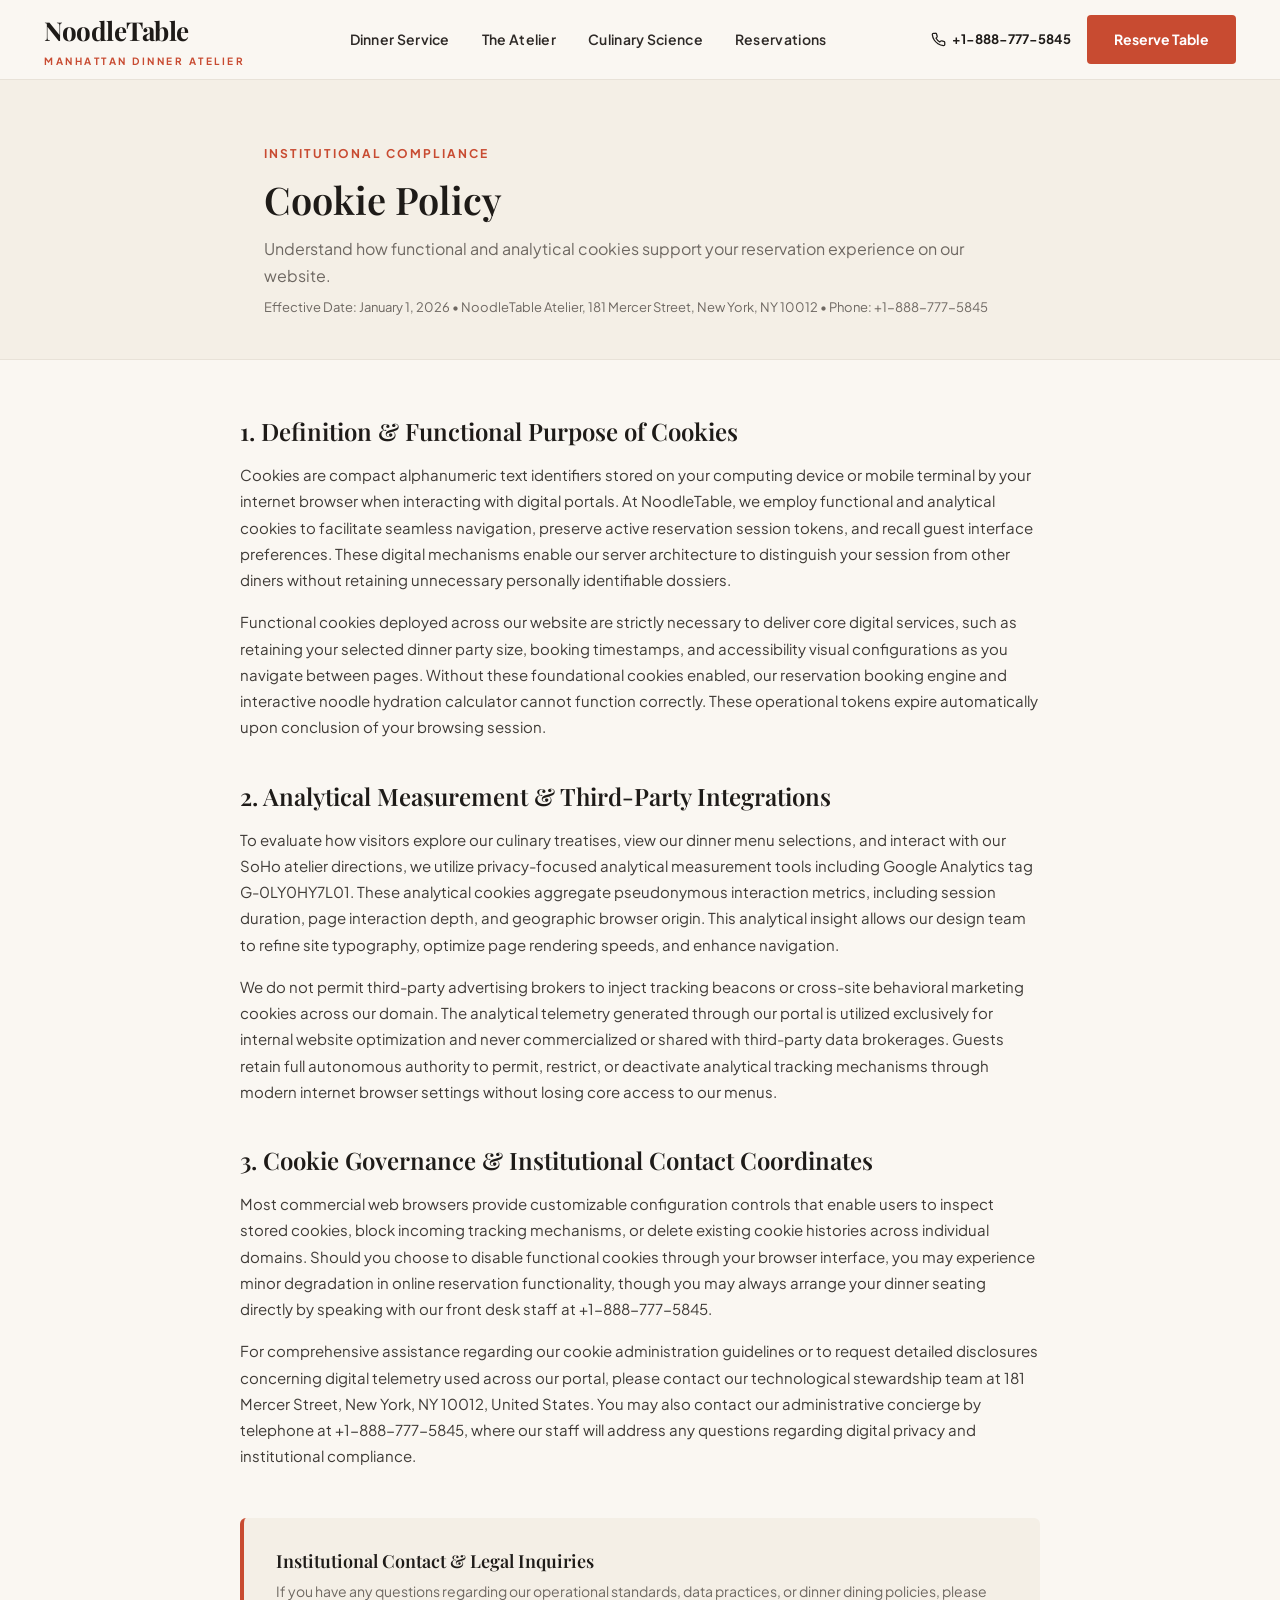
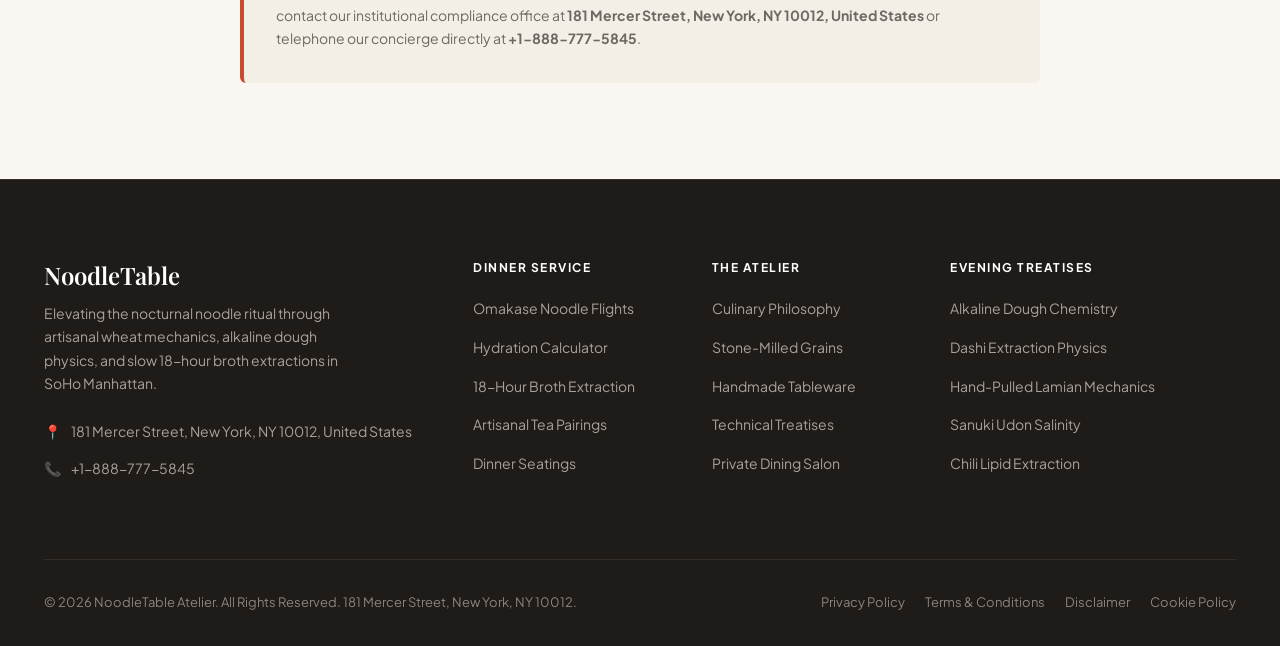
<file: cookie-policy.html>
<!DOCTYPE html>
<html lang="en">
<head>
  <meta charset="UTF-8">
  <meta name="viewport" content="width=device-width, initial-scale=1.0">
  <title>Cookie Policy | NoodleTable Manhattan</title>
  <meta name="description" content="Cookie Policy for NoodleTable dinner atelier at 181 Mercer Street, New York, NY 10012.">
  <link rel="canonical" href="https://noodletable.com/cookie-policy.html">
  
  <!-- Google Analytics Tag G-0LY0HY7L01 -->
  <script async src="https://www.googletagmanager.com/gtag/js?id=G-0LY0HY7L01"></script>
  <script>
    window.dataLayer = window.dataLayer || [];
    function gtag(){dataLayer.push(arguments);}
    gtag('js', new Date());
    gtag('config', 'G-0LY0HY7L01');
  </script>

  <!-- Google Fonts via link tag strictly -->
  <link rel="preconnect" href="https://fonts.googleapis.com">
  <link rel="preconnect" href="https://fonts.gstatic.com" crossorigin>
  <link href="https://fonts.googleapis.com/css2?family=Playfair+Display:ital,wght@0,500;0,600;0,700;1,400&family=Plus+Jakarta+Sans:wght@400;500;600;700&display=swap" rel="stylesheet">
  
  <link rel="stylesheet" href="assets/css/style.css">
  <script src="assets/js/main.js" defer></script>
</head>
<body>
  <header class="site-header">
    <div class="container header-inner">
      <a href="index.php" class="brand-logo" aria-label="NoodleTable Home">
        <span class="brand-name">NoodleTable</span>
        <span class="brand-sub">Manhattan Dinner Atelier</span>
      </a>
      <nav class="desktop-nav" aria-label="Main Navigation">
        <a href="index.php" class="nav-link ">Dinner Service</a>
        <a href="about.html" class="nav-link ">The Atelier</a>
        <a href="blog.html" class="nav-link ">Culinary Science</a>
        <a href="contact.html" class="nav-link ">Reservations</a>
      </nav>
      <div class="header-actions">
        <a href="tel:+18887775845" class="header-phone-link">
          <svg width="15" height="15" viewBox="0 0 24 24" fill="none" stroke="currentColor" stroke-width="2"><path d="M22 16.92v3a2 2 0 0 1-2.18 2 19.79 19.79 0 0 1-8.63-3.07 19.5 19.5 0 0 1-6-6 19.79 19.79 0 0 1-3.07-8.67A2 2 0 0 1 4.11 2h3a2 2 0 0 1 2 1.72 12.84 12.84 0 0 0 .7 2.81 2 2 0 0 1-.45 2.11L8.09 9.91a16 16 0 0 0 6 6l1.27-1.27a2 2 0 0 1 2.11-.45 12.84 12.84 0 0 0 2.81.7A2 2 0 0 1 22 16.92z"></path></svg>
          <span>+1-888-777-5845</span>
        </a>
        <a href="contact.html" class="btn btn-primary">Reserve Table</a>
        <button class="mobile-toggle" id="mobile-toggle" aria-label="Open Navigation Drawer">
          <span class="hamburger-line"></span>
          <span class="hamburger-line"></span>
          <span class="hamburger-line"></span>
        </button>
      </div>
    </div>
  </header>

  <div class="mobile-drawer-backdrop" id="mobile-drawer-backdrop"></div>
  <div class="mobile-drawer" id="mobile-drawer" aria-label="Mobile Navigation">
    <div class="mobile-drawer-header">
      <div class="brand-logo">
        <span class="brand-name">NoodleTable</span>
        <span class="brand-sub">Dinner Atelier</span>
      </div>
      <button id="drawer-close" aria-label="Close Navigation Drawer" style="background:none;border:none;font-size:24px;cursor:pointer;">&times;</button>
    </div>
    <div class="mobile-nav-links">
      <a href="index.php">Dinner Service</a>
      <a href="about.html">The Atelier &amp; Craft</a>
      <a href="blog.html">Culinary Science &amp; Treatises</a>
      <a href="contact.html">Table Reservations</a>
      <a href="privacy-policy.html">Privacy Policy</a>
      <a href="terms-and-conditions.html">Terms &amp; Conditions</a>
    </div>
    <div class="drawer-contact-info">
      <p><strong>NoodleTable Atelier</strong></p>
      <p>181 Mercer Street, New York, NY 10012, United States</p>
      <p style="margin-top:8px;"><strong>Concierge:</strong> +1-888-777-5845</p>
      <p style="font-size:11px; margin-top:8px;">Dinner Seatings: Wed–Sun, 5:30 PM &amp; 8:15 PM</p>
    </div>
  </div>
  <main>
    <section class="policy-header">
      <div class="container policy-content" style="margin:0 auto;">
        <span class="section-tag">Institutional Compliance</span>
        <h1 style="font-size:38px; margin-bottom:12px;">Cookie Policy</h1>
        <p style="color:var(--color-text-muted); font-size:16px;">Understand how functional and analytical cookies support your reservation experience on our website.</p>
        <p style="font-size:13px; color:var(--color-text-muted); margin-top:8px;">Effective Date: January 1, 2026 &bull; NoodleTable Atelier, 181 Mercer Street, New York, NY 10012 &bull; Phone: +1-888-777-5845</p>
      </div>
    </section>

    <div class="container">
      <div class="policy-content">
        <div class="policy-section">
          <h2>1. Definition & Functional Purpose of Cookies</h2>
          <p>Cookies are compact alphanumeric text identifiers stored on your computing device or mobile terminal by your internet browser when interacting with digital portals. At NoodleTable, we employ functional and analytical cookies to facilitate seamless navigation, preserve active reservation session tokens, and recall guest interface preferences. These digital mechanisms enable our server architecture to distinguish your session from other diners without retaining unnecessary personally identifiable dossiers.</p>
          <p>Functional cookies deployed across our website are strictly necessary to deliver core digital services, such as retaining your selected dinner party size, booking timestamps, and accessibility visual configurations as you navigate between pages. Without these foundational cookies enabled, our reservation booking engine and interactive noodle hydration calculator cannot function correctly. These operational tokens expire automatically upon conclusion of your browsing session.</p>
        </div>
        <div class="policy-section">
          <h2>2. Analytical Measurement & Third-Party Integrations</h2>
          <p>To evaluate how visitors explore our culinary treatises, view our dinner menu selections, and interact with our SoHo atelier directions, we utilize privacy-focused analytical measurement tools including Google Analytics tag G-0LY0HY7L01. These analytical cookies aggregate pseudonymous interaction metrics, including session duration, page interaction depth, and geographic browser origin. This analytical insight allows our design team to refine site typography, optimize page rendering speeds, and enhance navigation.</p>
          <p>We do not permit third-party advertising brokers to inject tracking beacons or cross-site behavioral marketing cookies across our domain. The analytical telemetry generated through our portal is utilized exclusively for internal website optimization and never commercialized or shared with third-party data brokerages. Guests retain full autonomous authority to permit, restrict, or deactivate analytical tracking mechanisms through modern internet browser settings without losing core access to our menus.</p>
        </div>
        <div class="policy-section">
          <h2>3. Cookie Governance & Institutional Contact Coordinates</h2>
          <p>Most commercial web browsers provide customizable configuration controls that enable users to inspect stored cookies, block incoming tracking mechanisms, or delete existing cookie histories across individual domains. Should you choose to disable functional cookies through your browser interface, you may experience minor degradation in online reservation functionality, though you may always arrange your dinner seating directly by speaking with our front desk staff at +1-888-777-5845.</p>
          <p>For comprehensive assistance regarding our cookie administration guidelines or to request detailed disclosures concerning digital telemetry used across our portal, please contact our technological stewardship team at 181 Mercer Street, New York, NY 10012, United States. You may also contact our administrative concierge by telephone at +1-888-777-5845, where our staff will address any questions regarding digital privacy and institutional compliance.</p>
        </div>
        <div class="author-bio-card" style="margin-top:48px;">
          <h4>Institutional Contact &amp; Legal Inquiries</h4>
          <p>If you have any questions regarding our operational standards, data practices, or dinner dining policies, please contact our institutional compliance office at <strong>181 Mercer Street, New York, NY 10012, United States</strong> or telephone our concierge directly at <strong>+1-888-777-5845</strong>.</p>
        </div>
      </div>
    </div>
  </main>
  <footer class="site-footer">
    <div class="container">
      <div class="footer-grid">
        <div class="footer-brand">
          <h3>NoodleTable</h3>
          <p>Elevating the nocturnal noodle ritual through artisanal wheat mechanics, alkaline dough physics, and slow 18-hour broth extractions in SoHo Manhattan.</p>
          <div class="contact-item">
            <span>📍</span>
            <span>181 Mercer Street, New York, NY 10012, United States</span>
          </div>
          <div class="contact-item">
            <span>📞</span>
            <a href="tel:+18887775845" style="color:#A9A29A;">+1-888-777-5845</a>
          </div>
        </div>
        <div>
          <h4 class="footer-title">Dinner Service</h4>
          <ul class="footer-links">
            <li><a href="index.php#tasting-menu">Omakase Noodle Flights</a></li>
            <li><a href="index.php#calculator">Hydration Calculator</a></li>
            <li><a href="index.php#broth-lab">18-Hour Broth Extraction</a></li>
            <li><a href="index.php#botanicals">Artisanal Tea Pairings</a></li>
            <li><a href="contact.html">Dinner Seatings</a></li>
          </ul>
        </div>
        <div>
          <h4 class="footer-title">The Atelier</h4>
          <ul class="footer-links">
            <li><a href="about.html">Culinary Philosophy</a></li>
            <li><a href="about.html#grains">Stone-Milled Grains</a></li>
            <li><a href="about.html#ceramics">Handmade Tableware</a></li>
            <li><a href="blog.html">Technical Treatises</a></li>
            <li><a href="contact.html">Private Dining Salon</a></li>
          </ul>
        </div>
        <div>
          <h4 class="footer-title">Evening Treatises</h4>
          <ul class="footer-links">
            <li><a href="blog/alkaline-dough-chemistry-kansui-noodle-elasticity.html">Alkaline Dough Chemistry</a></li>
            <li><a href="blog/dashi-extraction-physics-kombu-bonito-umami.html">Dashi Extraction Physics</a></li>
            <li><a href="blog/hand-pulled-lamian-gluten-alignment-techniques.html">Hand-Pulled Lamian Mechanics</a></li>
            <li><a href="blog/sanuki-udon-water-salinity-kneading-dynamics.html">Sanuki Udon Salinity</a></li>
            <li><a href="blog/szechuan-chili-crisp-lipid-infusion-science.html">Chili Lipid Extraction</a></li>
          </ul>
        </div>
      </div>
      <div class="footer-bottom">
        <p>&copy; 2026 NoodleTable Atelier. All Rights Reserved. 181 Mercer Street, New York, NY 10012.</p>
        <div class="footer-legal-links">
          <a href="privacy-policy.html">Privacy Policy</a>
          <a href="terms-and-conditions.html">Terms &amp; Conditions</a>
          <a href="disclaimer.html">Disclaimer</a>
          <a href="cookie-policy.html">Cookie Policy</a>
        </div>
      </div>
    </div>
  </footer>
</body>
</html>
</file>
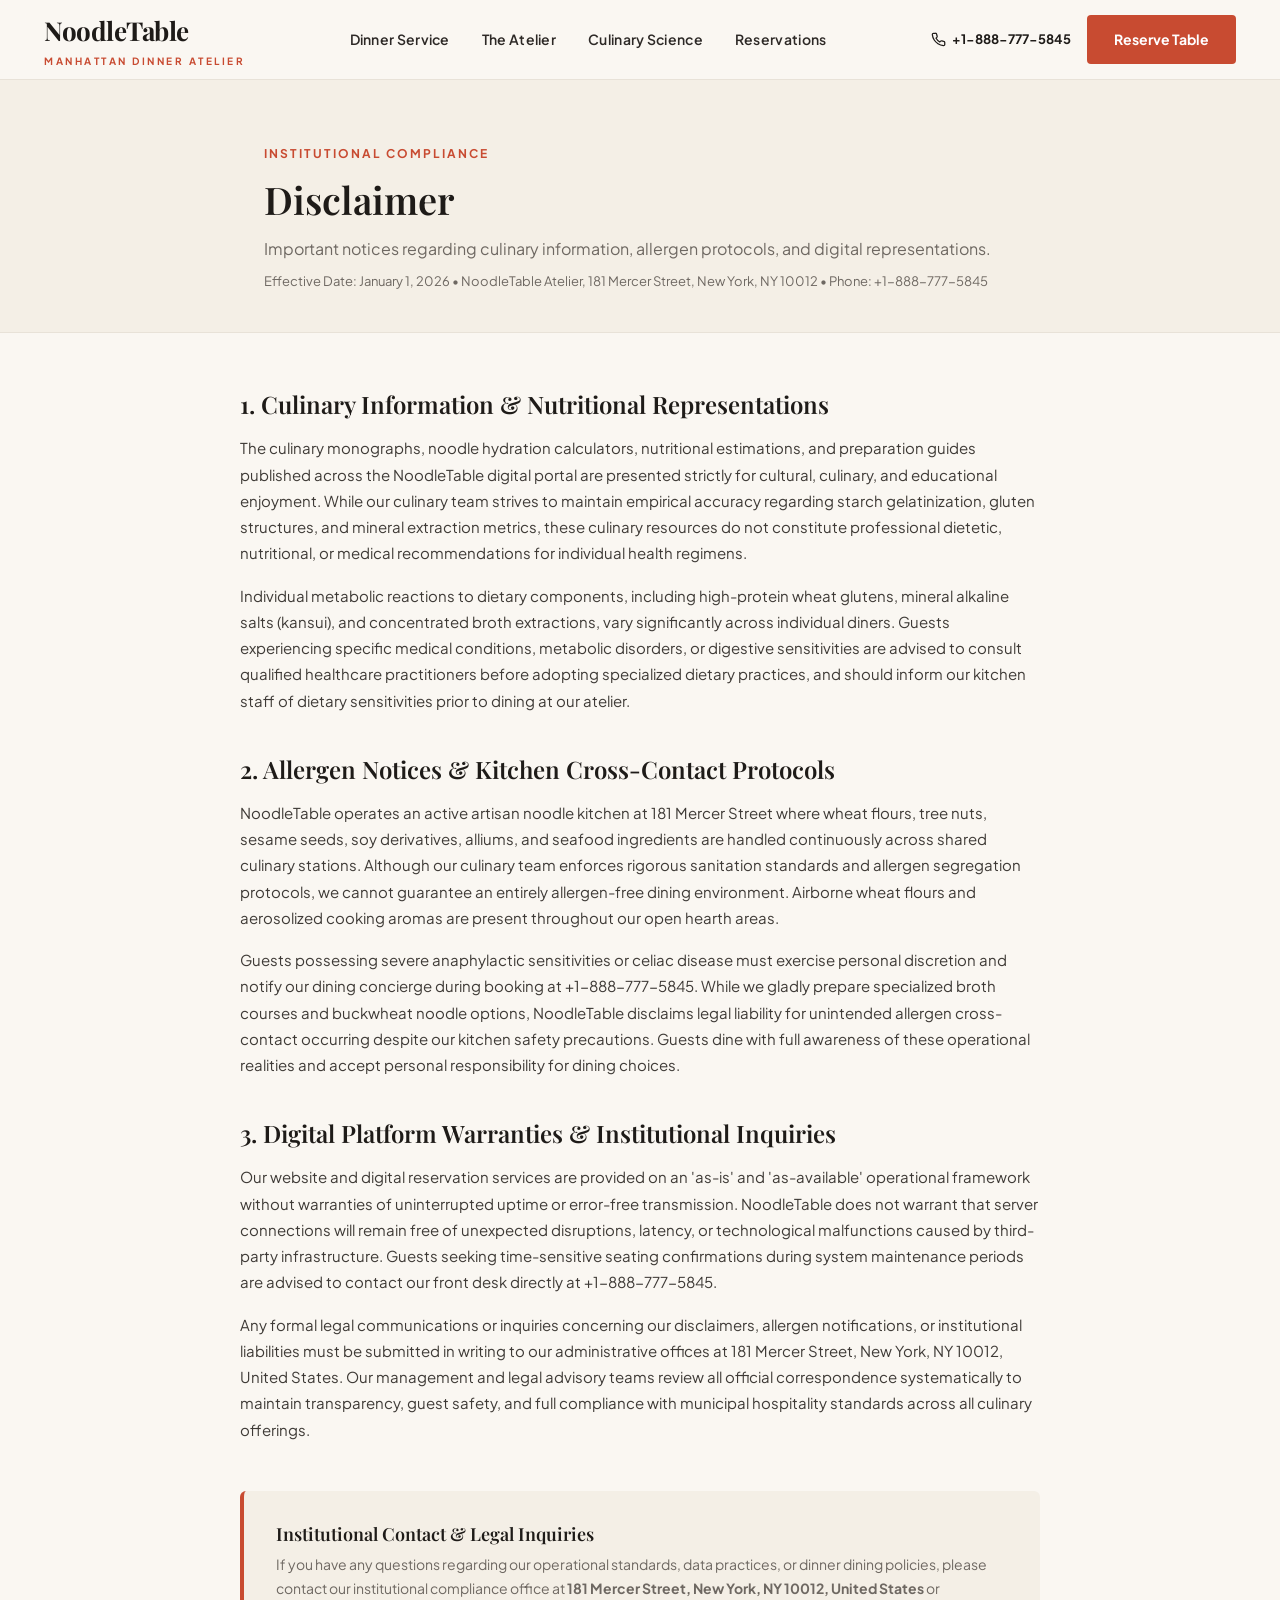
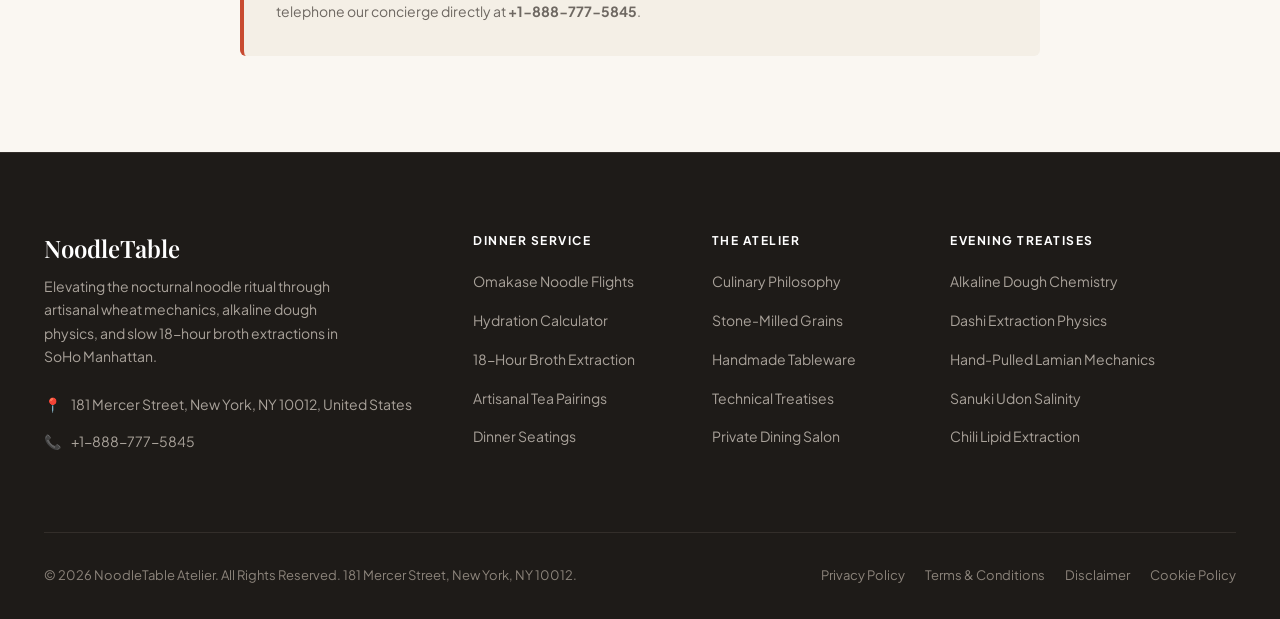
<file: disclaimer.html>
<!DOCTYPE html>
<html lang="en">
<head>
  <meta charset="UTF-8">
  <meta name="viewport" content="width=device-width, initial-scale=1.0">
  <title>Disclaimer | NoodleTable Manhattan</title>
  <meta name="description" content="Disclaimer for NoodleTable dinner atelier at 181 Mercer Street, New York, NY 10012.">
  <link rel="canonical" href="https://noodletable.com/disclaimer.html">
  
  <!-- Google Analytics Tag G-0LY0HY7L01 -->
  <script async src="https://www.googletagmanager.com/gtag/js?id=G-0LY0HY7L01"></script>
  <script>
    window.dataLayer = window.dataLayer || [];
    function gtag(){dataLayer.push(arguments);}
    gtag('js', new Date());
    gtag('config', 'G-0LY0HY7L01');
  </script>

  <!-- Google Fonts via link tag strictly -->
  <link rel="preconnect" href="https://fonts.googleapis.com">
  <link rel="preconnect" href="https://fonts.gstatic.com" crossorigin>
  <link href="https://fonts.googleapis.com/css2?family=Playfair+Display:ital,wght@0,500;0,600;0,700;1,400&family=Plus+Jakarta+Sans:wght@400;500;600;700&display=swap" rel="stylesheet">
  
  <link rel="stylesheet" href="assets/css/style.css">
  <script src="assets/js/main.js" defer></script>
</head>
<body>
  <header class="site-header">
    <div class="container header-inner">
      <a href="index.php" class="brand-logo" aria-label="NoodleTable Home">
        <span class="brand-name">NoodleTable</span>
        <span class="brand-sub">Manhattan Dinner Atelier</span>
      </a>
      <nav class="desktop-nav" aria-label="Main Navigation">
        <a href="index.php" class="nav-link ">Dinner Service</a>
        <a href="about.html" class="nav-link ">The Atelier</a>
        <a href="blog.html" class="nav-link ">Culinary Science</a>
        <a href="contact.html" class="nav-link ">Reservations</a>
      </nav>
      <div class="header-actions">
        <a href="tel:+18887775845" class="header-phone-link">
          <svg width="15" height="15" viewBox="0 0 24 24" fill="none" stroke="currentColor" stroke-width="2"><path d="M22 16.92v3a2 2 0 0 1-2.18 2 19.79 19.79 0 0 1-8.63-3.07 19.5 19.5 0 0 1-6-6 19.79 19.79 0 0 1-3.07-8.67A2 2 0 0 1 4.11 2h3a2 2 0 0 1 2 1.72 12.84 12.84 0 0 0 .7 2.81 2 2 0 0 1-.45 2.11L8.09 9.91a16 16 0 0 0 6 6l1.27-1.27a2 2 0 0 1 2.11-.45 12.84 12.84 0 0 0 2.81.7A2 2 0 0 1 22 16.92z"></path></svg>
          <span>+1-888-777-5845</span>
        </a>
        <a href="contact.html" class="btn btn-primary">Reserve Table</a>
        <button class="mobile-toggle" id="mobile-toggle" aria-label="Open Navigation Drawer">
          <span class="hamburger-line"></span>
          <span class="hamburger-line"></span>
          <span class="hamburger-line"></span>
        </button>
      </div>
    </div>
  </header>

  <div class="mobile-drawer-backdrop" id="mobile-drawer-backdrop"></div>
  <div class="mobile-drawer" id="mobile-drawer" aria-label="Mobile Navigation">
    <div class="mobile-drawer-header">
      <div class="brand-logo">
        <span class="brand-name">NoodleTable</span>
        <span class="brand-sub">Dinner Atelier</span>
      </div>
      <button id="drawer-close" aria-label="Close Navigation Drawer" style="background:none;border:none;font-size:24px;cursor:pointer;">&times;</button>
    </div>
    <div class="mobile-nav-links">
      <a href="index.php">Dinner Service</a>
      <a href="about.html">The Atelier &amp; Craft</a>
      <a href="blog.html">Culinary Science &amp; Treatises</a>
      <a href="contact.html">Table Reservations</a>
      <a href="privacy-policy.html">Privacy Policy</a>
      <a href="terms-and-conditions.html">Terms &amp; Conditions</a>
    </div>
    <div class="drawer-contact-info">
      <p><strong>NoodleTable Atelier</strong></p>
      <p>181 Mercer Street, New York, NY 10012, United States</p>
      <p style="margin-top:8px;"><strong>Concierge:</strong> +1-888-777-5845</p>
      <p style="font-size:11px; margin-top:8px;">Dinner Seatings: Wed–Sun, 5:30 PM &amp; 8:15 PM</p>
    </div>
  </div>
  <main>
    <section class="policy-header">
      <div class="container policy-content" style="margin:0 auto;">
        <span class="section-tag">Institutional Compliance</span>
        <h1 style="font-size:38px; margin-bottom:12px;">Disclaimer</h1>
        <p style="color:var(--color-text-muted); font-size:16px;">Important notices regarding culinary information, allergen protocols, and digital representations.</p>
        <p style="font-size:13px; color:var(--color-text-muted); margin-top:8px;">Effective Date: January 1, 2026 &bull; NoodleTable Atelier, 181 Mercer Street, New York, NY 10012 &bull; Phone: +1-888-777-5845</p>
      </div>
    </section>

    <div class="container">
      <div class="policy-content">
        <div class="policy-section">
          <h2>1. Culinary Information & Nutritional Representations</h2>
          <p>The culinary monographs, noodle hydration calculators, nutritional estimations, and preparation guides published across the NoodleTable digital portal are presented strictly for cultural, culinary, and educational enjoyment. While our culinary team strives to maintain empirical accuracy regarding starch gelatinization, gluten structures, and mineral extraction metrics, these culinary resources do not constitute professional dietetic, nutritional, or medical recommendations for individual health regimens.</p>
          <p>Individual metabolic reactions to dietary components, including high-protein wheat glutens, mineral alkaline salts (kansui), and concentrated broth extractions, vary significantly across individual diners. Guests experiencing specific medical conditions, metabolic disorders, or digestive sensitivities are advised to consult qualified healthcare practitioners before adopting specialized dietary practices, and should inform our kitchen staff of dietary sensitivities prior to dining at our atelier.</p>
        </div>
        <div class="policy-section">
          <h2>2. Allergen Notices & Kitchen Cross-Contact Protocols</h2>
          <p>NoodleTable operates an active artisan noodle kitchen at 181 Mercer Street where wheat flours, tree nuts, sesame seeds, soy derivatives, alliums, and seafood ingredients are handled continuously across shared culinary stations. Although our culinary team enforces rigorous sanitation standards and allergen segregation protocols, we cannot guarantee an entirely allergen-free dining environment. Airborne wheat flours and aerosolized cooking aromas are present throughout our open hearth areas.</p>
          <p>Guests possessing severe anaphylactic sensitivities or celiac disease must exercise personal discretion and notify our dining concierge during booking at +1-888-777-5845. While we gladly prepare specialized broth courses and buckwheat noodle options, NoodleTable disclaims legal liability for unintended allergen cross-contact occurring despite our kitchen safety precautions. Guests dine with full awareness of these operational realities and accept personal responsibility for dining choices.</p>
        </div>
        <div class="policy-section">
          <h2>3. Digital Platform Warranties & Institutional Inquiries</h2>
          <p>Our website and digital reservation services are provided on an 'as-is' and 'as-available' operational framework without warranties of uninterrupted uptime or error-free transmission. NoodleTable does not warrant that server connections will remain free of unexpected disruptions, latency, or technological malfunctions caused by third-party infrastructure. Guests seeking time-sensitive seating confirmations during system maintenance periods are advised to contact our front desk directly at +1-888-777-5845.</p>
          <p>Any formal legal communications or inquiries concerning our disclaimers, allergen notifications, or institutional liabilities must be submitted in writing to our administrative offices at 181 Mercer Street, New York, NY 10012, United States. Our management and legal advisory teams review all official correspondence systematically to maintain transparency, guest safety, and full compliance with municipal hospitality standards across all culinary offerings.</p>
        </div>
        <div class="author-bio-card" style="margin-top:48px;">
          <h4>Institutional Contact &amp; Legal Inquiries</h4>
          <p>If you have any questions regarding our operational standards, data practices, or dinner dining policies, please contact our institutional compliance office at <strong>181 Mercer Street, New York, NY 10012, United States</strong> or telephone our concierge directly at <strong>+1-888-777-5845</strong>.</p>
        </div>
      </div>
    </div>
  </main>
  <footer class="site-footer">
    <div class="container">
      <div class="footer-grid">
        <div class="footer-brand">
          <h3>NoodleTable</h3>
          <p>Elevating the nocturnal noodle ritual through artisanal wheat mechanics, alkaline dough physics, and slow 18-hour broth extractions in SoHo Manhattan.</p>
          <div class="contact-item">
            <span>📍</span>
            <span>181 Mercer Street, New York, NY 10012, United States</span>
          </div>
          <div class="contact-item">
            <span>📞</span>
            <a href="tel:+18887775845" style="color:#A9A29A;">+1-888-777-5845</a>
          </div>
        </div>
        <div>
          <h4 class="footer-title">Dinner Service</h4>
          <ul class="footer-links">
            <li><a href="index.php#tasting-menu">Omakase Noodle Flights</a></li>
            <li><a href="index.php#calculator">Hydration Calculator</a></li>
            <li><a href="index.php#broth-lab">18-Hour Broth Extraction</a></li>
            <li><a href="index.php#botanicals">Artisanal Tea Pairings</a></li>
            <li><a href="contact.html">Dinner Seatings</a></li>
          </ul>
        </div>
        <div>
          <h4 class="footer-title">The Atelier</h4>
          <ul class="footer-links">
            <li><a href="about.html">Culinary Philosophy</a></li>
            <li><a href="about.html#grains">Stone-Milled Grains</a></li>
            <li><a href="about.html#ceramics">Handmade Tableware</a></li>
            <li><a href="blog.html">Technical Treatises</a></li>
            <li><a href="contact.html">Private Dining Salon</a></li>
          </ul>
        </div>
        <div>
          <h4 class="footer-title">Evening Treatises</h4>
          <ul class="footer-links">
            <li><a href="blog/alkaline-dough-chemistry-kansui-noodle-elasticity.html">Alkaline Dough Chemistry</a></li>
            <li><a href="blog/dashi-extraction-physics-kombu-bonito-umami.html">Dashi Extraction Physics</a></li>
            <li><a href="blog/hand-pulled-lamian-gluten-alignment-techniques.html">Hand-Pulled Lamian Mechanics</a></li>
            <li><a href="blog/sanuki-udon-water-salinity-kneading-dynamics.html">Sanuki Udon Salinity</a></li>
            <li><a href="blog/szechuan-chili-crisp-lipid-infusion-science.html">Chili Lipid Extraction</a></li>
          </ul>
        </div>
      </div>
      <div class="footer-bottom">
        <p>&copy; 2026 NoodleTable Atelier. All Rights Reserved. 181 Mercer Street, New York, NY 10012.</p>
        <div class="footer-legal-links">
          <a href="privacy-policy.html">Privacy Policy</a>
          <a href="terms-and-conditions.html">Terms &amp; Conditions</a>
          <a href="disclaimer.html">Disclaimer</a>
          <a href="cookie-policy.html">Cookie Policy</a>
        </div>
      </div>
    </div>
  </footer>
</body>
</html>
</file>
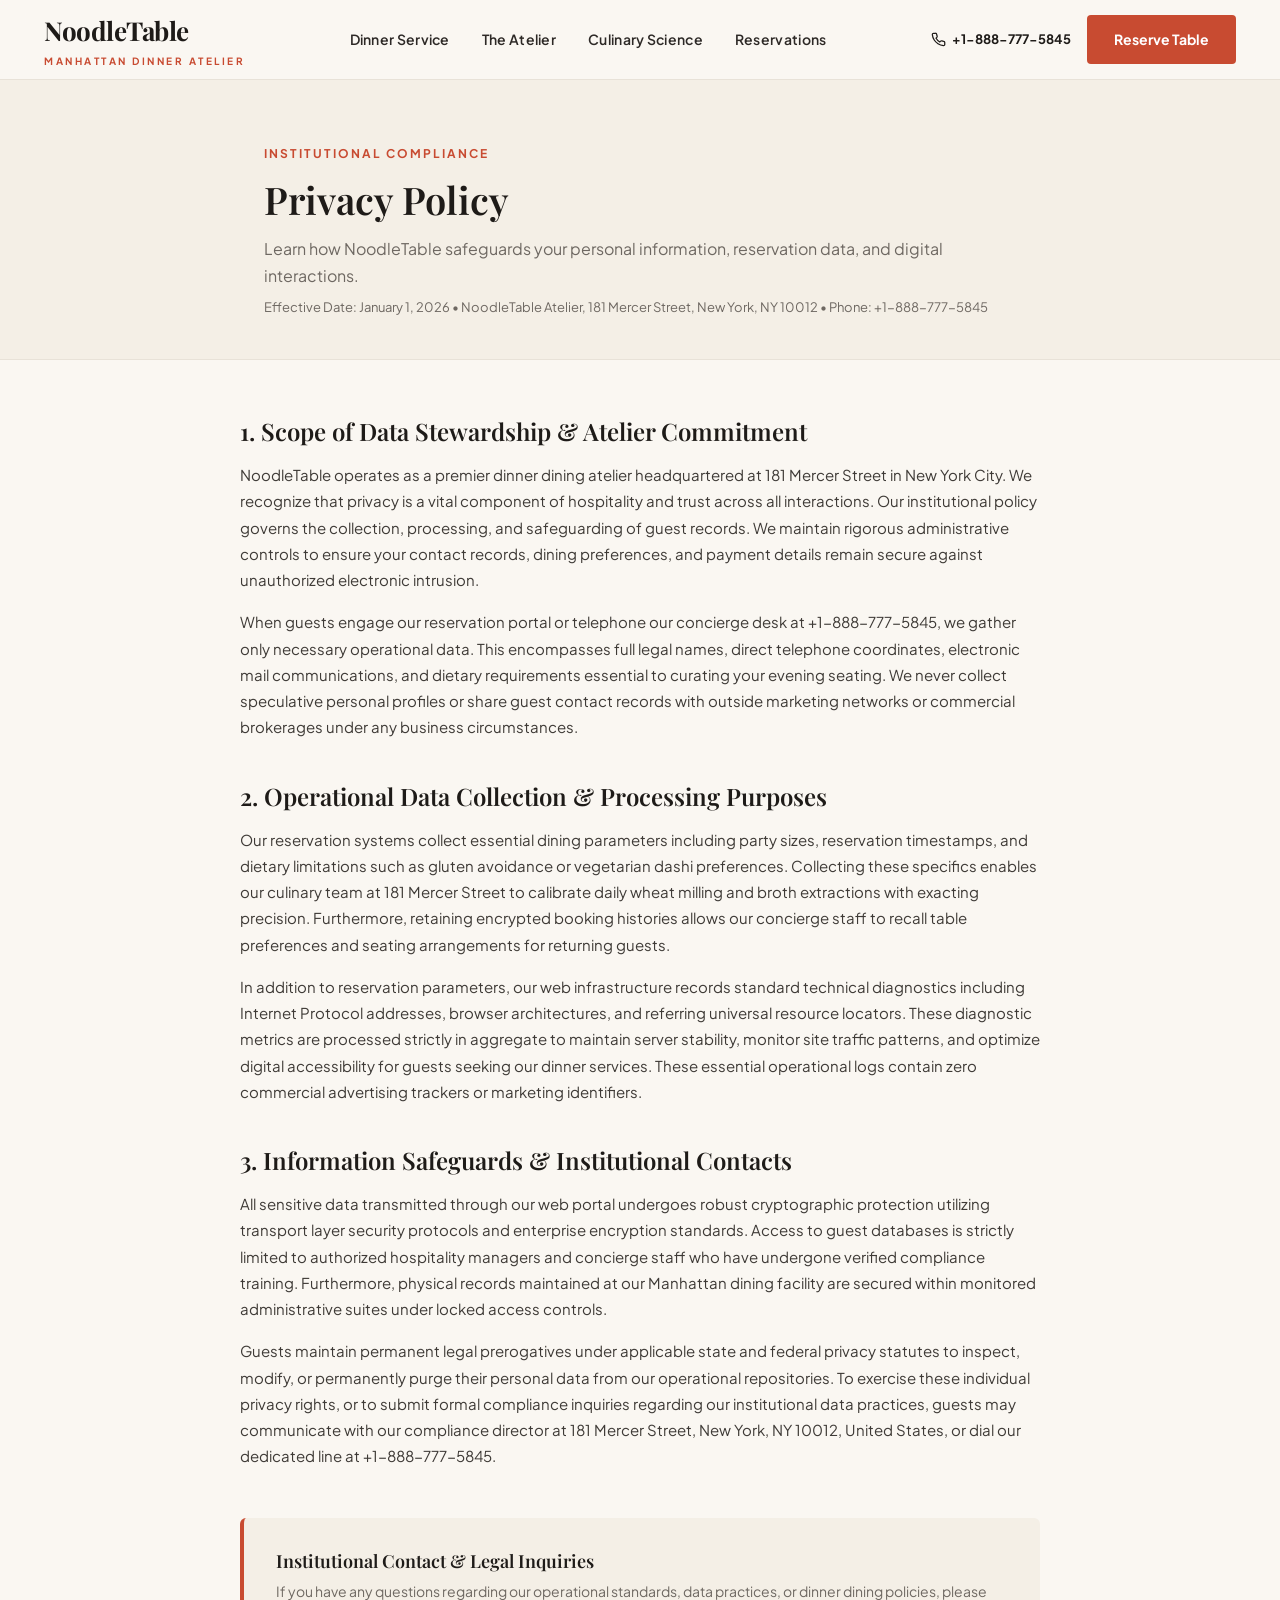
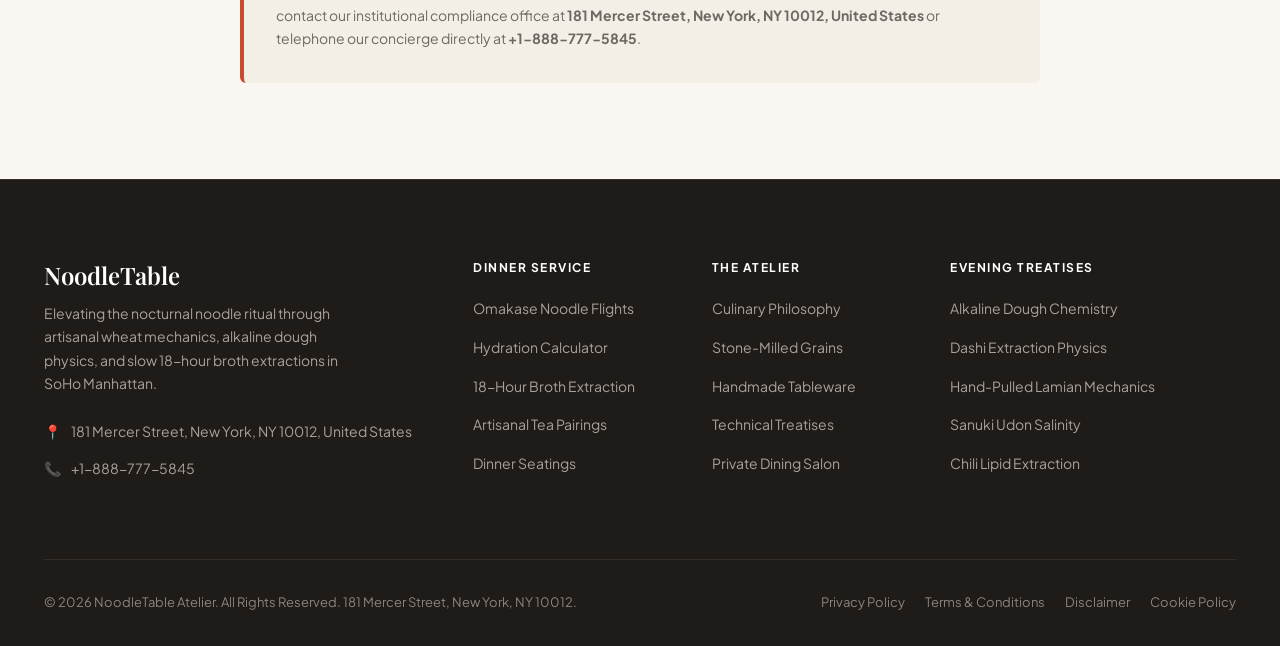
<file: privacy-policy.html>
<!DOCTYPE html>
<html lang="en">
<head>
  <meta charset="UTF-8">
  <meta name="viewport" content="width=device-width, initial-scale=1.0">
  <title>Privacy Policy | NoodleTable Manhattan</title>
  <meta name="description" content="Privacy Policy for NoodleTable dinner atelier at 181 Mercer Street, New York, NY 10012.">
  <link rel="canonical" href="https://noodletable.com/privacy-policy.html">
  
  <!-- Google Analytics Tag G-0LY0HY7L01 -->
  <script async src="https://www.googletagmanager.com/gtag/js?id=G-0LY0HY7L01"></script>
  <script>
    window.dataLayer = window.dataLayer || [];
    function gtag(){dataLayer.push(arguments);}
    gtag('js', new Date());
    gtag('config', 'G-0LY0HY7L01');
  </script>

  <!-- Google Fonts via link tag strictly -->
  <link rel="preconnect" href="https://fonts.googleapis.com">
  <link rel="preconnect" href="https://fonts.gstatic.com" crossorigin>
  <link href="https://fonts.googleapis.com/css2?family=Playfair+Display:ital,wght@0,500;0,600;0,700;1,400&family=Plus+Jakarta+Sans:wght@400;500;600;700&display=swap" rel="stylesheet">
  
  <link rel="stylesheet" href="assets/css/style.css">
  <script src="assets/js/main.js" defer></script>
</head>
<body>
  <header class="site-header">
    <div class="container header-inner">
      <a href="index.php" class="brand-logo" aria-label="NoodleTable Home">
        <span class="brand-name">NoodleTable</span>
        <span class="brand-sub">Manhattan Dinner Atelier</span>
      </a>
      <nav class="desktop-nav" aria-label="Main Navigation">
        <a href="index.php" class="nav-link ">Dinner Service</a>
        <a href="about.html" class="nav-link ">The Atelier</a>
        <a href="blog.html" class="nav-link ">Culinary Science</a>
        <a href="contact.html" class="nav-link ">Reservations</a>
      </nav>
      <div class="header-actions">
        <a href="tel:+18887775845" class="header-phone-link">
          <svg width="15" height="15" viewBox="0 0 24 24" fill="none" stroke="currentColor" stroke-width="2"><path d="M22 16.92v3a2 2 0 0 1-2.18 2 19.79 19.79 0 0 1-8.63-3.07 19.5 19.5 0 0 1-6-6 19.79 19.79 0 0 1-3.07-8.67A2 2 0 0 1 4.11 2h3a2 2 0 0 1 2 1.72 12.84 12.84 0 0 0 .7 2.81 2 2 0 0 1-.45 2.11L8.09 9.91a16 16 0 0 0 6 6l1.27-1.27a2 2 0 0 1 2.11-.45 12.84 12.84 0 0 0 2.81.7A2 2 0 0 1 22 16.92z"></path></svg>
          <span>+1-888-777-5845</span>
        </a>
        <a href="contact.html" class="btn btn-primary">Reserve Table</a>
        <button class="mobile-toggle" id="mobile-toggle" aria-label="Open Navigation Drawer">
          <span class="hamburger-line"></span>
          <span class="hamburger-line"></span>
          <span class="hamburger-line"></span>
        </button>
      </div>
    </div>
  </header>

  <div class="mobile-drawer-backdrop" id="mobile-drawer-backdrop"></div>
  <div class="mobile-drawer" id="mobile-drawer" aria-label="Mobile Navigation">
    <div class="mobile-drawer-header">
      <div class="brand-logo">
        <span class="brand-name">NoodleTable</span>
        <span class="brand-sub">Dinner Atelier</span>
      </div>
      <button id="drawer-close" aria-label="Close Navigation Drawer" style="background:none;border:none;font-size:24px;cursor:pointer;">&times;</button>
    </div>
    <div class="mobile-nav-links">
      <a href="index.php">Dinner Service</a>
      <a href="about.html">The Atelier &amp; Craft</a>
      <a href="blog.html">Culinary Science &amp; Treatises</a>
      <a href="contact.html">Table Reservations</a>
      <a href="privacy-policy.html">Privacy Policy</a>
      <a href="terms-and-conditions.html">Terms &amp; Conditions</a>
    </div>
    <div class="drawer-contact-info">
      <p><strong>NoodleTable Atelier</strong></p>
      <p>181 Mercer Street, New York, NY 10012, United States</p>
      <p style="margin-top:8px;"><strong>Concierge:</strong> +1-888-777-5845</p>
      <p style="font-size:11px; margin-top:8px;">Dinner Seatings: Wed–Sun, 5:30 PM &amp; 8:15 PM</p>
    </div>
  </div>
  <main>
    <section class="policy-header">
      <div class="container policy-content" style="margin:0 auto;">
        <span class="section-tag">Institutional Compliance</span>
        <h1 style="font-size:38px; margin-bottom:12px;">Privacy Policy</h1>
        <p style="color:var(--color-text-muted); font-size:16px;">Learn how NoodleTable safeguards your personal information, reservation data, and digital interactions.</p>
        <p style="font-size:13px; color:var(--color-text-muted); margin-top:8px;">Effective Date: January 1, 2026 &bull; NoodleTable Atelier, 181 Mercer Street, New York, NY 10012 &bull; Phone: +1-888-777-5845</p>
      </div>
    </section>

    <div class="container">
      <div class="policy-content">
        <div class="policy-section">
          <h2>1. Scope of Data Stewardship & Atelier Commitment</h2>
          <p>NoodleTable operates as a premier dinner dining atelier headquartered at 181 Mercer Street in New York City. We recognize that privacy is a vital component of hospitality and trust across all interactions. Our institutional policy governs the collection, processing, and safeguarding of guest records. We maintain rigorous administrative controls to ensure your contact records, dining preferences, and payment details remain secure against unauthorized electronic intrusion.</p>
          <p>When guests engage our reservation portal or telephone our concierge desk at +1-888-777-5845, we gather only necessary operational data. This encompasses full legal names, direct telephone coordinates, electronic mail communications, and dietary requirements essential to curating your evening seating. We never collect speculative personal profiles or share guest contact records with outside marketing networks or commercial brokerages under any business circumstances.</p>
        </div>
        <div class="policy-section">
          <h2>2. Operational Data Collection & Processing Purposes</h2>
          <p>Our reservation systems collect essential dining parameters including party sizes, reservation timestamps, and dietary limitations such as gluten avoidance or vegetarian dashi preferences. Collecting these specifics enables our culinary team at 181 Mercer Street to calibrate daily wheat milling and broth extractions with exacting precision. Furthermore, retaining encrypted booking histories allows our concierge staff to recall table preferences and seating arrangements for returning guests.</p>
          <p>In addition to reservation parameters, our web infrastructure records standard technical diagnostics including Internet Protocol addresses, browser architectures, and referring universal resource locators. These diagnostic metrics are processed strictly in aggregate to maintain server stability, monitor site traffic patterns, and optimize digital accessibility for guests seeking our dinner services. These essential operational logs contain zero commercial advertising trackers or marketing identifiers.</p>
        </div>
        <div class="policy-section">
          <h2>3. Information Safeguards & Institutional Contacts</h2>
          <p>All sensitive data transmitted through our web portal undergoes robust cryptographic protection utilizing transport layer security protocols and enterprise encryption standards. Access to guest databases is strictly limited to authorized hospitality managers and concierge staff who have undergone verified compliance training. Furthermore, physical records maintained at our Manhattan dining facility are secured within monitored administrative suites under locked access controls.</p>
          <p>Guests maintain permanent legal prerogatives under applicable state and federal privacy statutes to inspect, modify, or permanently purge their personal data from our operational repositories. To exercise these individual privacy rights, or to submit formal compliance inquiries regarding our institutional data practices, guests may communicate with our compliance director at 181 Mercer Street, New York, NY 10012, United States, or dial our dedicated line at +1-888-777-5845.</p>
        </div>
        <div class="author-bio-card" style="margin-top:48px;">
          <h4>Institutional Contact &amp; Legal Inquiries</h4>
          <p>If you have any questions regarding our operational standards, data practices, or dinner dining policies, please contact our institutional compliance office at <strong>181 Mercer Street, New York, NY 10012, United States</strong> or telephone our concierge directly at <strong>+1-888-777-5845</strong>.</p>
        </div>
      </div>
    </div>
  </main>
  <footer class="site-footer">
    <div class="container">
      <div class="footer-grid">
        <div class="footer-brand">
          <h3>NoodleTable</h3>
          <p>Elevating the nocturnal noodle ritual through artisanal wheat mechanics, alkaline dough physics, and slow 18-hour broth extractions in SoHo Manhattan.</p>
          <div class="contact-item">
            <span>📍</span>
            <span>181 Mercer Street, New York, NY 10012, United States</span>
          </div>
          <div class="contact-item">
            <span>📞</span>
            <a href="tel:+18887775845" style="color:#A9A29A;">+1-888-777-5845</a>
          </div>
        </div>
        <div>
          <h4 class="footer-title">Dinner Service</h4>
          <ul class="footer-links">
            <li><a href="index.php#tasting-menu">Omakase Noodle Flights</a></li>
            <li><a href="index.php#calculator">Hydration Calculator</a></li>
            <li><a href="index.php#broth-lab">18-Hour Broth Extraction</a></li>
            <li><a href="index.php#botanicals">Artisanal Tea Pairings</a></li>
            <li><a href="contact.html">Dinner Seatings</a></li>
          </ul>
        </div>
        <div>
          <h4 class="footer-title">The Atelier</h4>
          <ul class="footer-links">
            <li><a href="about.html">Culinary Philosophy</a></li>
            <li><a href="about.html#grains">Stone-Milled Grains</a></li>
            <li><a href="about.html#ceramics">Handmade Tableware</a></li>
            <li><a href="blog.html">Technical Treatises</a></li>
            <li><a href="contact.html">Private Dining Salon</a></li>
          </ul>
        </div>
        <div>
          <h4 class="footer-title">Evening Treatises</h4>
          <ul class="footer-links">
            <li><a href="blog/alkaline-dough-chemistry-kansui-noodle-elasticity.html">Alkaline Dough Chemistry</a></li>
            <li><a href="blog/dashi-extraction-physics-kombu-bonito-umami.html">Dashi Extraction Physics</a></li>
            <li><a href="blog/hand-pulled-lamian-gluten-alignment-techniques.html">Hand-Pulled Lamian Mechanics</a></li>
            <li><a href="blog/sanuki-udon-water-salinity-kneading-dynamics.html">Sanuki Udon Salinity</a></li>
            <li><a href="blog/szechuan-chili-crisp-lipid-infusion-science.html">Chili Lipid Extraction</a></li>
          </ul>
        </div>
      </div>
      <div class="footer-bottom">
        <p>&copy; 2026 NoodleTable Atelier. All Rights Reserved. 181 Mercer Street, New York, NY 10012.</p>
        <div class="footer-legal-links">
          <a href="privacy-policy.html">Privacy Policy</a>
          <a href="terms-and-conditions.html">Terms &amp; Conditions</a>
          <a href="disclaimer.html">Disclaimer</a>
          <a href="cookie-policy.html">Cookie Policy</a>
        </div>
      </div>
    </div>
  </footer>
</body>
</html>
</file>
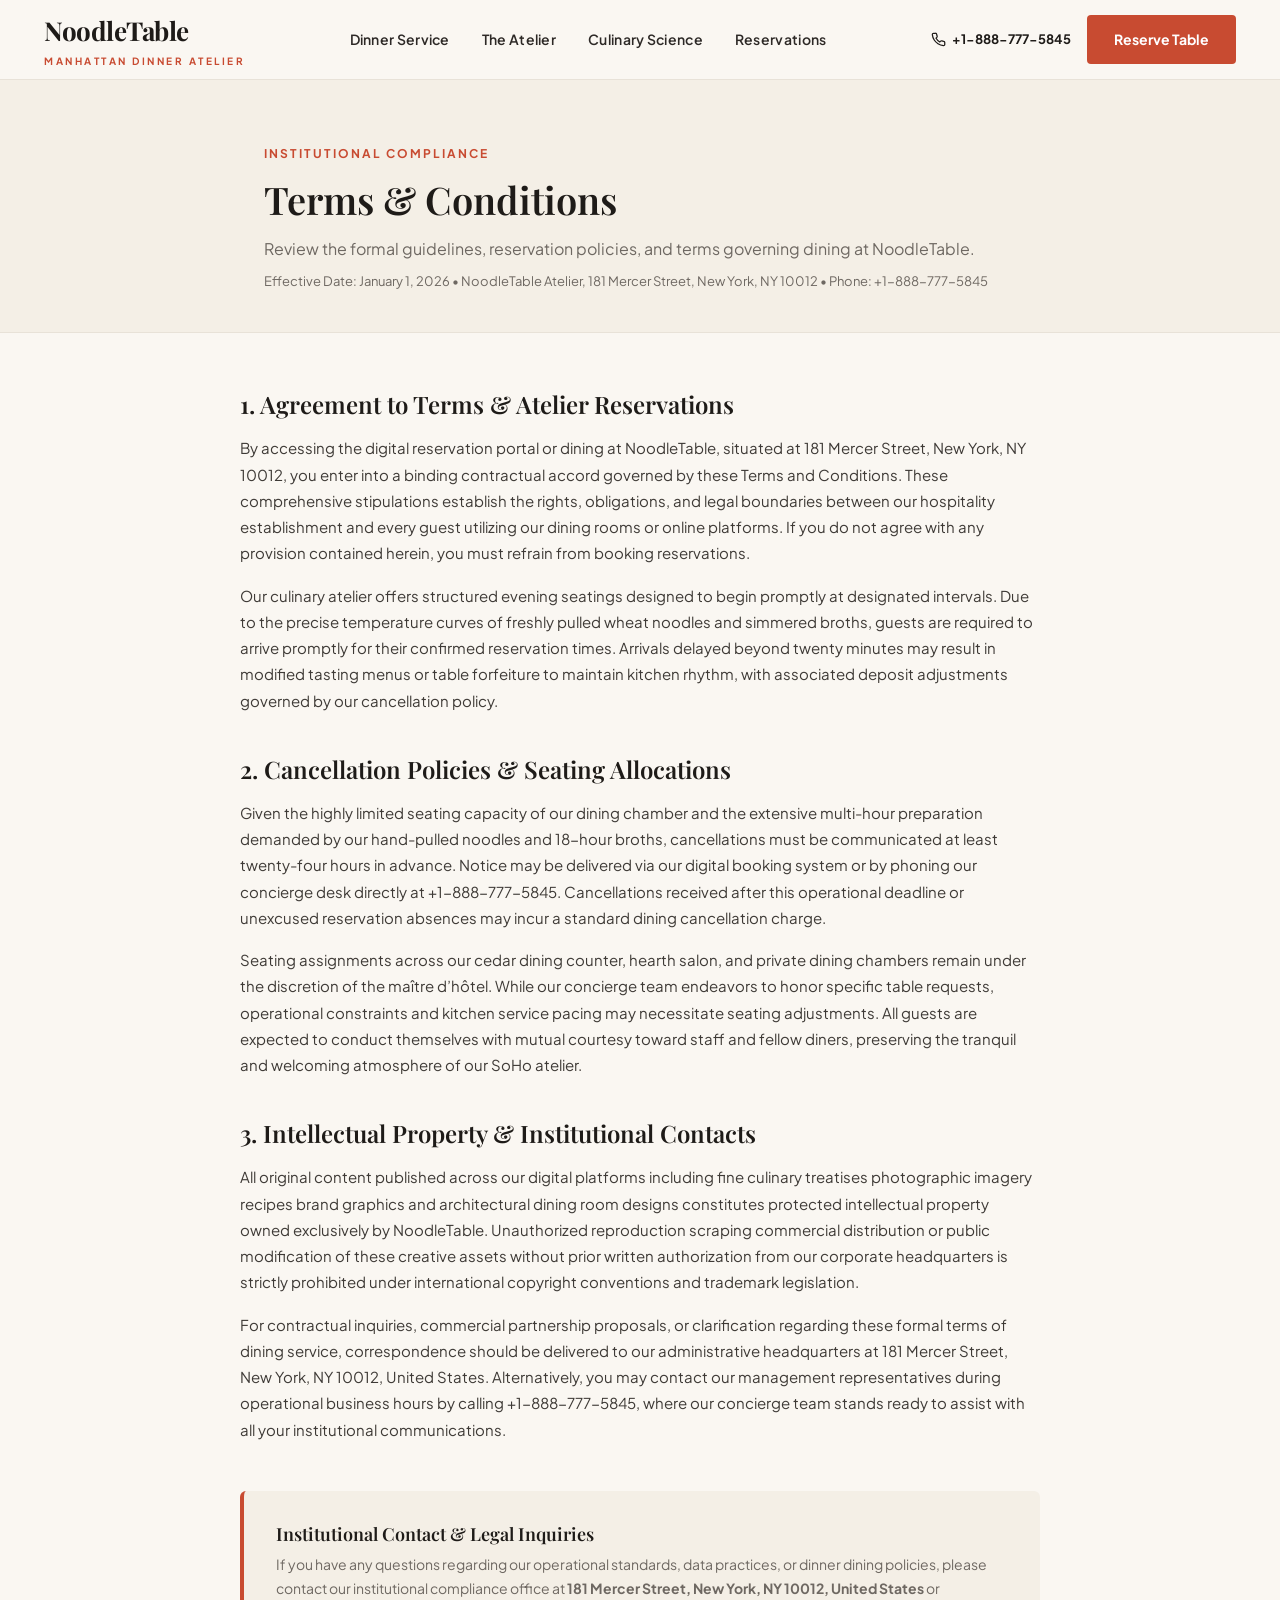
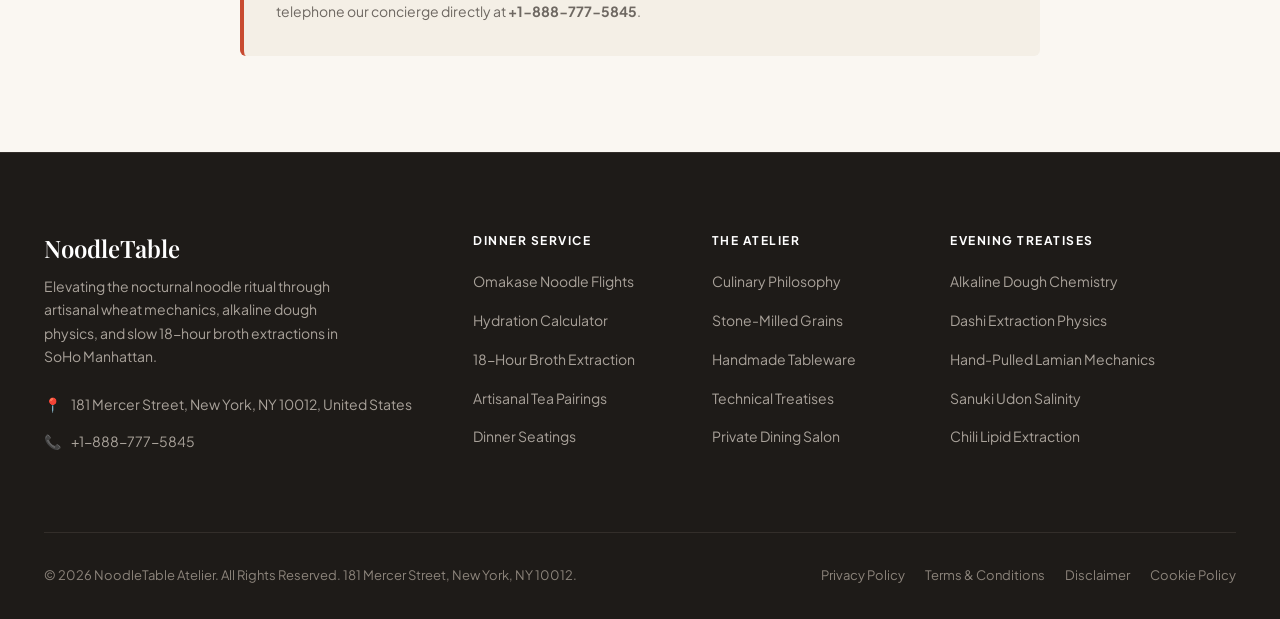
<file: terms-and-conditions.html>
<!DOCTYPE html>
<html lang="en">
<head>
  <meta charset="UTF-8">
  <meta name="viewport" content="width=device-width, initial-scale=1.0">
  <title>Terms & Conditions | NoodleTable Manhattan</title>
  <meta name="description" content="Terms & Conditions for NoodleTable dinner atelier at 181 Mercer Street, New York, NY 10012.">
  <link rel="canonical" href="https://noodletable.com/terms-and-conditions.html">
  
  <!-- Google Analytics Tag G-0LY0HY7L01 -->
  <script async src="https://www.googletagmanager.com/gtag/js?id=G-0LY0HY7L01"></script>
  <script>
    window.dataLayer = window.dataLayer || [];
    function gtag(){dataLayer.push(arguments);}
    gtag('js', new Date());
    gtag('config', 'G-0LY0HY7L01');
  </script>

  <!-- Google Fonts via link tag strictly -->
  <link rel="preconnect" href="https://fonts.googleapis.com">
  <link rel="preconnect" href="https://fonts.gstatic.com" crossorigin>
  <link href="https://fonts.googleapis.com/css2?family=Playfair+Display:ital,wght@0,500;0,600;0,700;1,400&family=Plus+Jakarta+Sans:wght@400;500;600;700&display=swap" rel="stylesheet">
  
  <link rel="stylesheet" href="assets/css/style.css">
  <script src="assets/js/main.js" defer></script>
</head>
<body>
  <header class="site-header">
    <div class="container header-inner">
      <a href="index.php" class="brand-logo" aria-label="NoodleTable Home">
        <span class="brand-name">NoodleTable</span>
        <span class="brand-sub">Manhattan Dinner Atelier</span>
      </a>
      <nav class="desktop-nav" aria-label="Main Navigation">
        <a href="index.php" class="nav-link ">Dinner Service</a>
        <a href="about.html" class="nav-link ">The Atelier</a>
        <a href="blog.html" class="nav-link ">Culinary Science</a>
        <a href="contact.html" class="nav-link ">Reservations</a>
      </nav>
      <div class="header-actions">
        <a href="tel:+18887775845" class="header-phone-link">
          <svg width="15" height="15" viewBox="0 0 24 24" fill="none" stroke="currentColor" stroke-width="2"><path d="M22 16.92v3a2 2 0 0 1-2.18 2 19.79 19.79 0 0 1-8.63-3.07 19.5 19.5 0 0 1-6-6 19.79 19.79 0 0 1-3.07-8.67A2 2 0 0 1 4.11 2h3a2 2 0 0 1 2 1.72 12.84 12.84 0 0 0 .7 2.81 2 2 0 0 1-.45 2.11L8.09 9.91a16 16 0 0 0 6 6l1.27-1.27a2 2 0 0 1 2.11-.45 12.84 12.84 0 0 0 2.81.7A2 2 0 0 1 22 16.92z"></path></svg>
          <span>+1-888-777-5845</span>
        </a>
        <a href="contact.html" class="btn btn-primary">Reserve Table</a>
        <button class="mobile-toggle" id="mobile-toggle" aria-label="Open Navigation Drawer">
          <span class="hamburger-line"></span>
          <span class="hamburger-line"></span>
          <span class="hamburger-line"></span>
        </button>
      </div>
    </div>
  </header>

  <div class="mobile-drawer-backdrop" id="mobile-drawer-backdrop"></div>
  <div class="mobile-drawer" id="mobile-drawer" aria-label="Mobile Navigation">
    <div class="mobile-drawer-header">
      <div class="brand-logo">
        <span class="brand-name">NoodleTable</span>
        <span class="brand-sub">Dinner Atelier</span>
      </div>
      <button id="drawer-close" aria-label="Close Navigation Drawer" style="background:none;border:none;font-size:24px;cursor:pointer;">&times;</button>
    </div>
    <div class="mobile-nav-links">
      <a href="index.php">Dinner Service</a>
      <a href="about.html">The Atelier &amp; Craft</a>
      <a href="blog.html">Culinary Science &amp; Treatises</a>
      <a href="contact.html">Table Reservations</a>
      <a href="privacy-policy.html">Privacy Policy</a>
      <a href="terms-and-conditions.html">Terms &amp; Conditions</a>
    </div>
    <div class="drawer-contact-info">
      <p><strong>NoodleTable Atelier</strong></p>
      <p>181 Mercer Street, New York, NY 10012, United States</p>
      <p style="margin-top:8px;"><strong>Concierge:</strong> +1-888-777-5845</p>
      <p style="font-size:11px; margin-top:8px;">Dinner Seatings: Wed–Sun, 5:30 PM &amp; 8:15 PM</p>
    </div>
  </div>
  <main>
    <section class="policy-header">
      <div class="container policy-content" style="margin:0 auto;">
        <span class="section-tag">Institutional Compliance</span>
        <h1 style="font-size:38px; margin-bottom:12px;">Terms & Conditions</h1>
        <p style="color:var(--color-text-muted); font-size:16px;">Review the formal guidelines, reservation policies, and terms governing dining at NoodleTable.</p>
        <p style="font-size:13px; color:var(--color-text-muted); margin-top:8px;">Effective Date: January 1, 2026 &bull; NoodleTable Atelier, 181 Mercer Street, New York, NY 10012 &bull; Phone: +1-888-777-5845</p>
      </div>
    </section>

    <div class="container">
      <div class="policy-content">
        <div class="policy-section">
          <h2>1. Agreement to Terms & Atelier Reservations</h2>
          <p>By accessing the digital reservation portal or dining at NoodleTable, situated at 181 Mercer Street, New York, NY 10012, you enter into a binding contractual accord governed by these Terms and Conditions. These comprehensive stipulations establish the rights, obligations, and legal boundaries between our hospitality establishment and every guest utilizing our dining rooms or online platforms. If you do not agree with any provision contained herein, you must refrain from booking reservations.</p>
          <p>Our culinary atelier offers structured evening seatings designed to begin promptly at designated intervals. Due to the precise temperature curves of freshly pulled wheat noodles and simmered broths, guests are required to arrive promptly for their confirmed reservation times. Arrivals delayed beyond twenty minutes may result in modified tasting menus or table forfeiture to maintain kitchen rhythm, with associated deposit adjustments governed by our cancellation policy.</p>
        </div>
        <div class="policy-section">
          <h2>2. Cancellation Policies & Seating Allocations</h2>
          <p>Given the highly limited seating capacity of our dining chamber and the extensive multi-hour preparation demanded by our hand-pulled noodles and 18-hour broths, cancellations must be communicated at least twenty-four hours in advance. Notice may be delivered via our digital booking system or by phoning our concierge desk directly at +1-888-777-5845. Cancellations received after this operational deadline or unexcused reservation absences may incur a standard dining cancellation charge.</p>
          <p>Seating assignments across our cedar dining counter, hearth salon, and private dining chambers remain under the discretion of the maître d’hôtel. While our concierge team endeavors to honor specific table requests, operational constraints and kitchen service pacing may necessitate seating adjustments. All guests are expected to conduct themselves with mutual courtesy toward staff and fellow diners, preserving the tranquil and welcoming atmosphere of our SoHo atelier.</p>
        </div>
        <div class="policy-section">
          <h2>3. Intellectual Property & Institutional Contacts</h2>
          <p>All original content published across our digital platforms including fine culinary treatises photographic imagery recipes brand graphics and architectural dining room designs constitutes protected intellectual property owned exclusively by NoodleTable. Unauthorized reproduction scraping commercial distribution or public modification of these creative assets without prior written authorization from our corporate headquarters is strictly prohibited under international copyright conventions and trademark legislation.</p>
          <p>For contractual inquiries, commercial partnership proposals, or clarification regarding these formal terms of dining service, correspondence should be delivered to our administrative headquarters at 181 Mercer Street, New York, NY 10012, United States. Alternatively, you may contact our management representatives during operational business hours by calling +1-888-777-5845, where our concierge team stands ready to assist with all your institutional communications.</p>
        </div>
        <div class="author-bio-card" style="margin-top:48px;">
          <h4>Institutional Contact &amp; Legal Inquiries</h4>
          <p>If you have any questions regarding our operational standards, data practices, or dinner dining policies, please contact our institutional compliance office at <strong>181 Mercer Street, New York, NY 10012, United States</strong> or telephone our concierge directly at <strong>+1-888-777-5845</strong>.</p>
        </div>
      </div>
    </div>
  </main>
  <footer class="site-footer">
    <div class="container">
      <div class="footer-grid">
        <div class="footer-brand">
          <h3>NoodleTable</h3>
          <p>Elevating the nocturnal noodle ritual through artisanal wheat mechanics, alkaline dough physics, and slow 18-hour broth extractions in SoHo Manhattan.</p>
          <div class="contact-item">
            <span>📍</span>
            <span>181 Mercer Street, New York, NY 10012, United States</span>
          </div>
          <div class="contact-item">
            <span>📞</span>
            <a href="tel:+18887775845" style="color:#A9A29A;">+1-888-777-5845</a>
          </div>
        </div>
        <div>
          <h4 class="footer-title">Dinner Service</h4>
          <ul class="footer-links">
            <li><a href="index.php#tasting-menu">Omakase Noodle Flights</a></li>
            <li><a href="index.php#calculator">Hydration Calculator</a></li>
            <li><a href="index.php#broth-lab">18-Hour Broth Extraction</a></li>
            <li><a href="index.php#botanicals">Artisanal Tea Pairings</a></li>
            <li><a href="contact.html">Dinner Seatings</a></li>
          </ul>
        </div>
        <div>
          <h4 class="footer-title">The Atelier</h4>
          <ul class="footer-links">
            <li><a href="about.html">Culinary Philosophy</a></li>
            <li><a href="about.html#grains">Stone-Milled Grains</a></li>
            <li><a href="about.html#ceramics">Handmade Tableware</a></li>
            <li><a href="blog.html">Technical Treatises</a></li>
            <li><a href="contact.html">Private Dining Salon</a></li>
          </ul>
        </div>
        <div>
          <h4 class="footer-title">Evening Treatises</h4>
          <ul class="footer-links">
            <li><a href="blog/alkaline-dough-chemistry-kansui-noodle-elasticity.html">Alkaline Dough Chemistry</a></li>
            <li><a href="blog/dashi-extraction-physics-kombu-bonito-umami.html">Dashi Extraction Physics</a></li>
            <li><a href="blog/hand-pulled-lamian-gluten-alignment-techniques.html">Hand-Pulled Lamian Mechanics</a></li>
            <li><a href="blog/sanuki-udon-water-salinity-kneading-dynamics.html">Sanuki Udon Salinity</a></li>
            <li><a href="blog/szechuan-chili-crisp-lipid-infusion-science.html">Chili Lipid Extraction</a></li>
          </ul>
        </div>
      </div>
      <div class="footer-bottom">
        <p>&copy; 2026 NoodleTable Atelier. All Rights Reserved. 181 Mercer Street, New York, NY 10012.</p>
        <div class="footer-legal-links">
          <a href="privacy-policy.html">Privacy Policy</a>
          <a href="terms-and-conditions.html">Terms &amp; Conditions</a>
          <a href="disclaimer.html">Disclaimer</a>
          <a href="cookie-policy.html">Cookie Policy</a>
        </div>
      </div>
    </div>
  </footer>
</body>
</html>
</file>
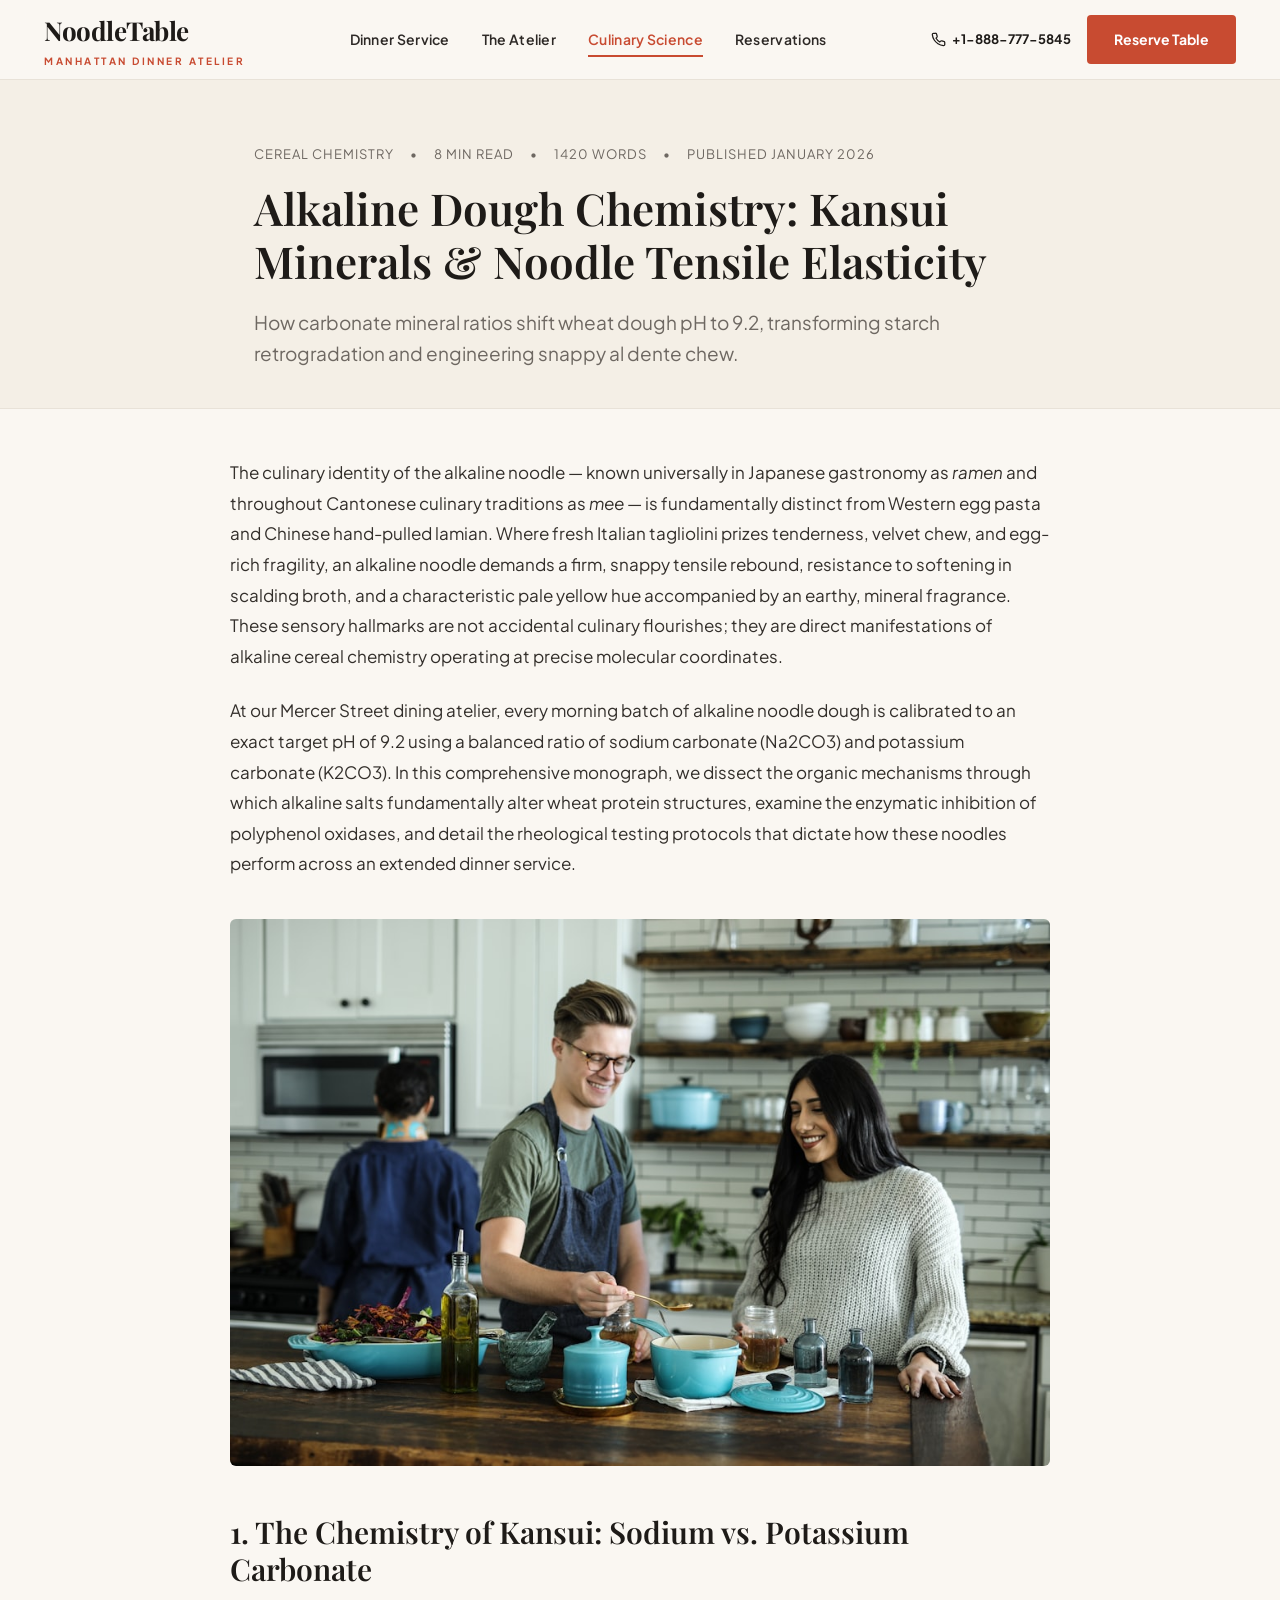
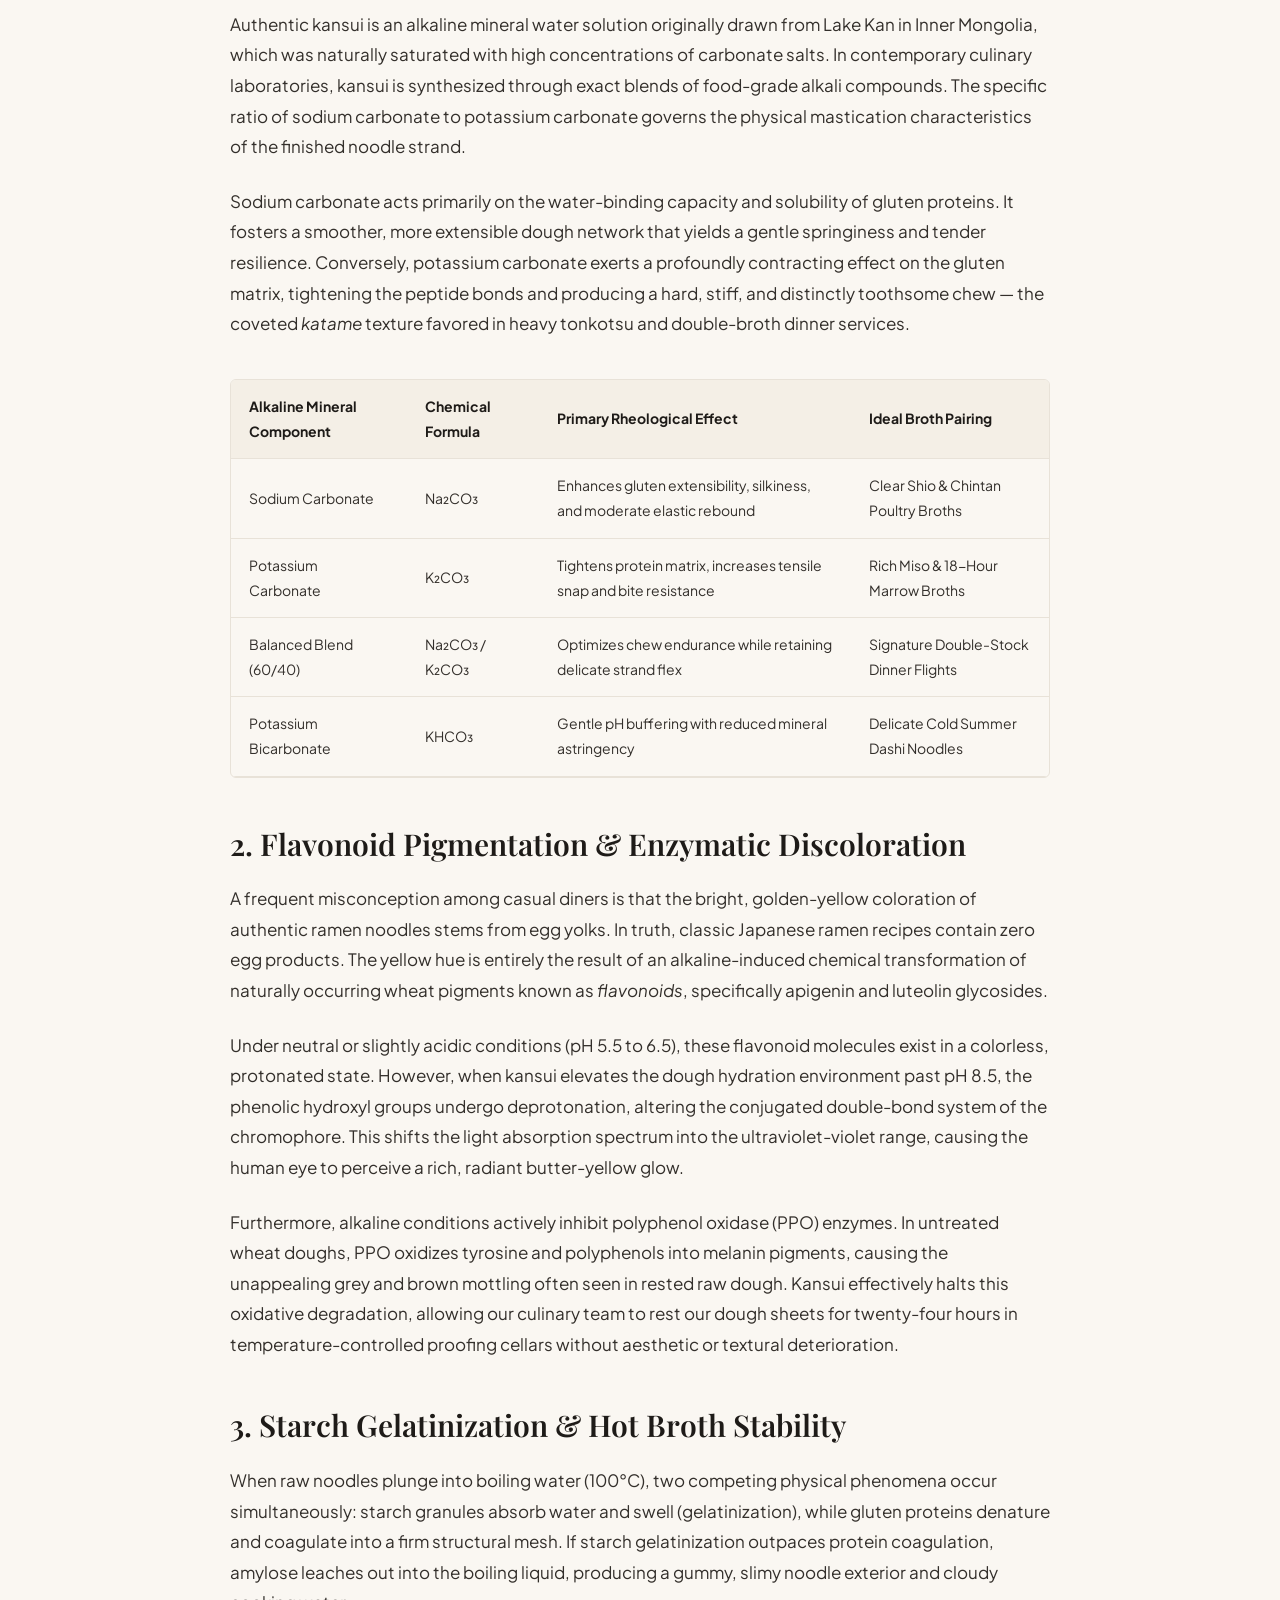
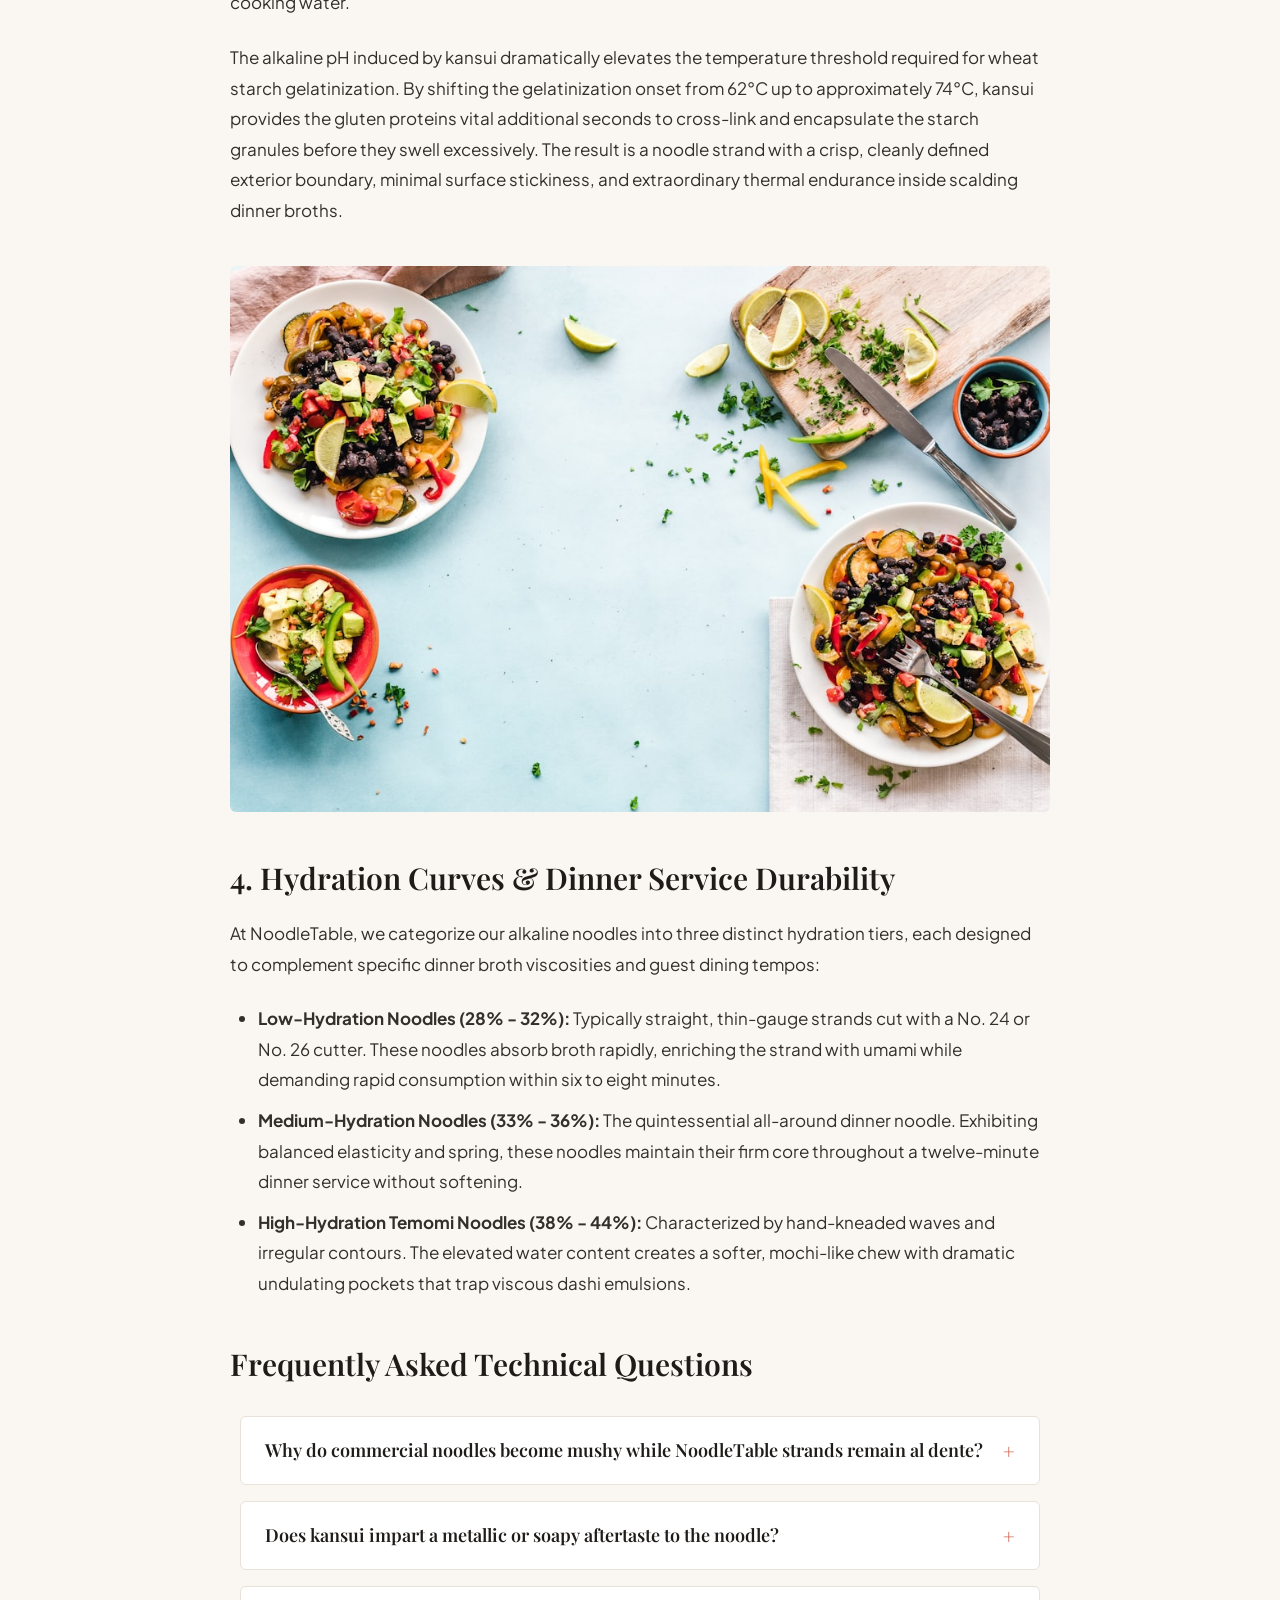
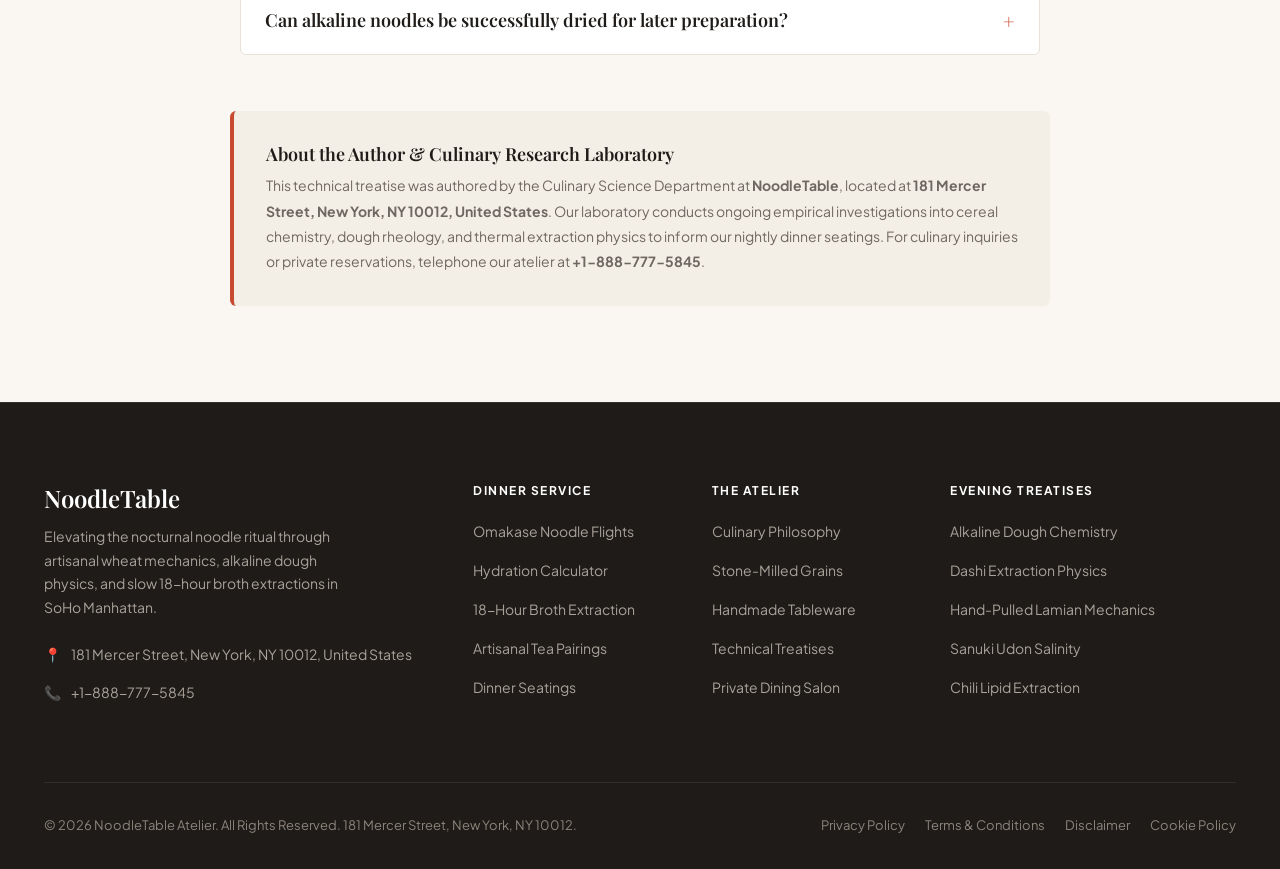
<file: blog/alkaline-dough-chemistry-kansui-noodle-elasticity.html>
<!DOCTYPE html>
<html lang="en">
<head>
  <meta charset="UTF-8">
  <meta name="viewport" content="width=device-width, initial-scale=1.0">
  <title>Alkaline Dough Chemistry: Kansui Minerals & Noodle Tensile Elasticity | NoodleTable Science</title>
  <meta name="description" content="How carbonate mineral ratios shift wheat dough pH to 9.2, transforming starch retrogradation and engineering snappy al dente chew.">
  <link rel="canonical" href="https://noodletable.com/blog/alkaline-dough-chemistry-kansui-noodle-elasticity.html">
  
  <!-- Google Analytics Tag G-0LY0HY7L01 -->
  <script async src="https://www.googletagmanager.com/gtag/js?id=G-0LY0HY7L01"></script>
  <script>
    window.dataLayer = window.dataLayer || [];
    function gtag(){dataLayer.push(arguments);}
    gtag('js', new Date());
    gtag('config', 'G-0LY0HY7L01');
  </script>

  <!-- Google Fonts via link tag strictly -->
  <link rel="preconnect" href="https://fonts.googleapis.com">
  <link rel="preconnect" href="https://fonts.gstatic.com" crossorigin>
  <link href="https://fonts.googleapis.com/css2?family=Playfair+Display:ital,wght@0,500;0,600;0,700;1,400&family=Plus+Jakarta+Sans:wght@400;500;600;700&display=swap" rel="stylesheet">
  
  <link rel="stylesheet" href="../assets/css/style.css">
  <script src="../assets/js/main.js" defer></script>
</head>
<body>
  <header class="site-header">
    <div class="container header-inner">
      <a href="../index.php" class="brand-logo" aria-label="NoodleTable Home">
        <span class="brand-name">NoodleTable</span>
        <span class="brand-sub">Manhattan Dinner Atelier</span>
      </a>
      <nav class="desktop-nav" aria-label="Main Navigation">
        <a href="../index.php" class="nav-link ">Dinner Service</a>
        <a href="../about.html" class="nav-link ">The Atelier</a>
        <a href="../blog.html" class="nav-link active">Culinary Science</a>
        <a href="../contact.html" class="nav-link ">Reservations</a>
      </nav>
      <div class="header-actions">
        <a href="tel:+18887775845" class="header-phone-link">
          <svg width="15" height="15" viewBox="0 0 24 24" fill="none" stroke="currentColor" stroke-width="2"><path d="M22 16.92v3a2 2 0 0 1-2.18 2 19.79 19.79 0 0 1-8.63-3.07 19.5 19.5 0 0 1-6-6 19.79 19.79 0 0 1-3.07-8.67A2 2 0 0 1 4.11 2h3a2 2 0 0 1 2 1.72 12.84 12.84 0 0 0 .7 2.81 2 2 0 0 1-.45 2.11L8.09 9.91a16 16 0 0 0 6 6l1.27-1.27a2 2 0 0 1 2.11-.45 12.84 12.84 0 0 0 2.81.7A2 2 0 0 1 22 16.92z"></path></svg>
          <span>+1-888-777-5845</span>
        </a>
        <a href="../contact.html" class="btn btn-primary">Reserve Table</a>
        <button class="mobile-toggle" id="mobile-toggle" aria-label="Open Navigation Drawer">
          <span class="hamburger-line"></span>
          <span class="hamburger-line"></span>
          <span class="hamburger-line"></span>
        </button>
      </div>
    </div>
  </header>

  <div class="mobile-drawer-backdrop" id="mobile-drawer-backdrop"></div>
  <div class="mobile-drawer" id="mobile-drawer" aria-label="Mobile Navigation">
    <div class="mobile-drawer-header">
      <div class="brand-logo">
        <span class="brand-name">NoodleTable</span>
        <span class="brand-sub">Dinner Atelier</span>
      </div>
      <button id="drawer-close" aria-label="Close Navigation Drawer" style="background:none;border:none;font-size:24px;cursor:pointer;">&times;</button>
    </div>
    <div class="mobile-nav-links">
      <a href="../index.php">Dinner Service</a>
      <a href="../about.html">The Atelier &amp; Craft</a>
      <a href="../blog.html">Culinary Science &amp; Treatises</a>
      <a href="../contact.html">Table Reservations</a>
      <a href="../privacy-policy.html">Privacy Policy</a>
      <a href="../terms-and-conditions.html">Terms &amp; Conditions</a>
    </div>
    <div class="drawer-contact-info">
      <p><strong>NoodleTable Atelier</strong></p>
      <p>181 Mercer Street, New York, NY 10012, United States</p>
      <p style="margin-top:8px;"><strong>Concierge:</strong> +1-888-777-5845</p>
      <p style="font-size:11px; margin-top:8px;">Dinner Seatings: Wed–Sun, 5:30 PM &amp; 8:15 PM</p>
    </div>
  </div>
  <main>
    <article>
      <header class="article-header">
        <div class="container article-header-inner">
          <div class="article-meta">
            <span>Cereal Chemistry</span> &bull;
            <span>8 Min Read</span> &bull;
            <span>1420 Words</span> &bull;
            <span>Published January 2026</span>
          </div>
          <h1 class="article-title">Alkaline Dough Chemistry: Kansui Minerals & Noodle Tensile Elasticity</h1>
          <p class="article-lead">How carbonate mineral ratios shift wheat dough pH to 9.2, transforming starch retrogradation and engineering snappy al dente chew.</p>
        </div>
      </header>

      <div class="container">
        <div class="article-body">
          
<p>The culinary identity of the alkaline noodle &mdash; known universally in Japanese gastronomy as <em>ramen</em> and throughout Cantonese culinary traditions as <em>mee</em> &mdash; is fundamentally distinct from Western egg pasta and Chinese hand-pulled lamian. Where fresh Italian tagliolini prizes tenderness, velvet chew, and egg-rich fragility, an alkaline noodle demands a firm, snappy tensile rebound, resistance to softening in scalding broth, and a characteristic pale yellow hue accompanied by an earthy, mineral fragrance. These sensory hallmarks are not accidental culinary flourishes; they are direct manifestations of alkaline cereal chemistry operating at precise molecular coordinates.</p>

<p>At our Mercer Street dining atelier, every morning batch of alkaline noodle dough is calibrated to an exact target pH of 9.2 using a balanced ratio of sodium carbonate (Na2CO3) and potassium carbonate (K2CO3). In this comprehensive monograph, we dissect the organic mechanisms through which alkaline salts fundamentally alter wheat protein structures, examine the enzymatic inhibition of polyphenol oxidases, and detail the rheological testing protocols that dictate how these noodles perform across an extended dinner service.</p>

<div style="margin:40px 0;">
  <img src="../assets/images/chef_hand_pulling_noodle_pass.jpg" alt="Chef preparing fresh alkaline noodle dough" style="border-radius:6px;">
</div>

<h2>1. The Chemistry of Kansui: Sodium vs. Potassium Carbonate</h2>
<p>Authentic kansui is an alkaline mineral water solution originally drawn from Lake Kan in Inner Mongolia, which was naturally saturated with high concentrations of carbonate salts. In contemporary culinary laboratories, kansui is synthesized through exact blends of food-grade alkali compounds. The specific ratio of sodium carbonate to potassium carbonate governs the physical mastication characteristics of the finished noodle strand.</p>

<p>Sodium carbonate acts primarily on the water-binding capacity and solubility of gluten proteins. It fosters a smoother, more extensible dough network that yields a gentle springiness and tender resilience. Conversely, potassium carbonate exerts a profoundly contracting effect on the gluten matrix, tightening the peptide bonds and producing a hard, stiff, and distinctly toothsome chew &mdash; the coveted <em>katame</em> texture favored in heavy tonkotsu and double-broth dinner services.</p>

<div class="article-table-wrap">
  <table class="data-table">
    <thead>
      <tr>
        <th>Alkaline Mineral Component</th>
        <th>Chemical Formula</th>
        <th>Primary Rheological Effect</th>
        <th>Ideal Broth Pairing</th>
      </tr>
    </thead>
    <tbody>
      <tr>
        <td>Sodium Carbonate</td>
        <td>Na₂CO₃</td>
        <td>Enhances gluten extensibility, silkiness, and moderate elastic rebound</td>
        <td>Clear Shio &amp; Chintan Poultry Broths</td>
      </tr>
      <tr>
        <td>Potassium Carbonate</td>
        <td>K₂CO₃</td>
        <td>Tightens protein matrix, increases tensile snap and bite resistance</td>
        <td>Rich Miso &amp; 18-Hour Marrow Broths</td>
      </tr>
      <tr>
        <td>Balanced Blend (60/40)</td>
        <td>Na₂CO₃ / K₂CO₃</td>
        <td>Optimizes chew endurance while retaining delicate strand flex</td>
        <td>Signature Double-Stock Dinner Flights</td>
      </tr>
      <tr>
        <td>Potassium Bicarbonate</td>
        <td>KHCO₃</td>
        <td>Gentle pH buffering with reduced mineral astringency</td>
        <td>Delicate Cold Summer Dashi Noodles</td>
      </tr>
    </tbody>
  </table>
</div>

<h2>2. Flavonoid Pigmentation &amp; Enzymatic Discoloration</h2>
<p>A frequent misconception among casual diners is that the bright, golden-yellow coloration of authentic ramen noodles stems from egg yolks. In truth, classic Japanese ramen recipes contain zero egg products. The yellow hue is entirely the result of an alkaline-induced chemical transformation of naturally occurring wheat pigments known as <em>flavonoids</em>, specifically apigenin and luteolin glycosides.</p>

<p>Under neutral or slightly acidic conditions (pH 5.5 to 6.5), these flavonoid molecules exist in a colorless, protonated state. However, when kansui elevates the dough hydration environment past pH 8.5, the phenolic hydroxyl groups undergo deprotonation, altering the conjugated double-bond system of the chromophore. This shifts the light absorption spectrum into the ultraviolet-violet range, causing the human eye to perceive a rich, radiant butter-yellow glow.</p>

<p>Furthermore, alkaline conditions actively inhibit polyphenol oxidase (PPO) enzymes. In untreated wheat doughs, PPO oxidizes tyrosine and polyphenols into melanin pigments, causing the unappealing grey and brown mottling often seen in rested raw dough. Kansui effectively halts this oxidative degradation, allowing our culinary team to rest our dough sheets for twenty-four hours in temperature-controlled proofing cellars without aesthetic or textural deterioration.</p>

<h2>3. Starch Gelatinization &amp; Hot Broth Stability</h2>
<p>When raw noodles plunge into boiling water (100°C), two competing physical phenomena occur simultaneously: starch granules absorb water and swell (gelatinization), while gluten proteins denature and coagulate into a firm structural mesh. If starch gelatinization outpaces protein coagulation, amylose leaches out into the boiling liquid, producing a gummy, slimy noodle exterior and cloudy cooking water.</p>

<p>The alkaline pH induced by kansui dramatically elevates the temperature threshold required for wheat starch gelatinization. By shifting the gelatinization onset from 62°C up to approximately 74°C, kansui provides the gluten proteins vital additional seconds to cross-link and encapsulate the starch granules before they swell excessively. The result is a noodle strand with a crisp, cleanly defined exterior boundary, minimal surface stickiness, and extraordinary thermal endurance inside scalding dinner broths.</p>

<div style="margin:40px 0;">
  <img src="../assets/images/simmering_bone_broth_noodle_bowl.jpg" alt="Alkaline noodles immersed in hot dinner broth" style="border-radius:6px;">
</div>

<h2>4. Hydration Curves &amp; Dinner Service Durability</h2>
<p>At NoodleTable, we categorize our alkaline noodles into three distinct hydration tiers, each designed to complement specific dinner broth viscosities and guest dining tempos:</p>
<ul>
  <li><strong>Low-Hydration Noodles (28% - 32%):</strong> Typically straight, thin-gauge strands cut with a No. 24 or No. 26 cutter. These noodles absorb broth rapidly, enriching the strand with umami while demanding rapid consumption within six to eight minutes.</li>
  <li><strong>Medium-Hydration Noodles (33% - 36%):</strong> The quintessential all-around dinner noodle. Exhibiting balanced elasticity and spring, these noodles maintain their firm core throughout a twelve-minute dinner service without softening.</li>
  <li><strong>High-Hydration Temomi Noodles (38% - 44%):</strong> Characterized by hand-kneaded waves and irregular contours. The elevated water content creates a softer, mochi-like chew with dramatic undulating pockets that trap viscous dashi emulsions.</li>
</ul>

<h2>Frequently Asked Technical Questions</h2>
<div class="faq-grid" style="margin-top:32px;">
  <div class="faq-item">
    <button class="faq-question">
      <span>Why do commercial noodles become mushy while NoodleTable strands remain al dente?</span>
      <span class="faq-toggle-icon">+</span>
    </button>
    <div class="faq-answer">
      <p>Commercial production frequently compensates for low-protein flours with artificial thickeners and chemical humectants. At NoodleTable, we utilize 13.5% protein unbleached wheat flour, low 34% hydration, and precise potassium carbonate buffering, creating a tightly woven gluten cage that mechanically restricts water penetration during service.</p>
    </div>
  </div>
  <div class="faq-item">
    <button class="faq-question">
      <span>Does kansui impart a metallic or soapy aftertaste to the noodle?</span>
      <span class="faq-toggle-icon">+</span>
    </button>
    <div class="faq-answer">
      <p>Excessive sodium carbonate or uncalibrated baking soda can leave an unpleasant soapy alkalinity. By pairing potassium carbonate with aged dough fermentation and boiling in vast volumes of acidified water, excess surface carbonates neutralize, leaving only a clean, toasted-cereal mineral savoriness.</p>
    </div>
  </div>
  <div class="faq-item">
    <button class="faq-question">
      <span>Can alkaline noodles be successfully dried for later preparation?</span>
      <span class="faq-toggle-icon">+</span>
    </button>
    <div class="faq-answer">
      <p>Yes, though dehydration requires careful multi-stage humidity reduction to prevent checking or micro-fractures along the dense gluten core. Freshly rolled and rested noodles, however, retain superior volatile wheat aromatics that cannot be replicated in shelf-stable dried formats.</p>
    </div>
  </div>
</div>


          <div class="author-bio-card">
            <h4>About the Author &amp; Culinary Research Laboratory</h4>
            <p>This technical treatise was authored by the Culinary Science Department at <strong>NoodleTable</strong>, located at <strong>181 Mercer Street, New York, NY 10012, United States</strong>. Our laboratory conducts ongoing empirical investigations into cereal chemistry, dough rheology, and thermal extraction physics to inform our nightly dinner seatings. For culinary inquiries or private reservations, telephone our atelier at <strong>+1-888-777-5845</strong>.</p>
          </div>
        </div>
      </div>
    </article>
  </main>
  
  <!-- JSON-LD Article Schema -->
  <script type="application/ld+json">
  {
  "@context": "https://schema.org",
  "@type": "TechArticle",
  "headline": "Alkaline Dough Chemistry: Kansui Minerals & Noodle Tensile Elasticity",
  "description": "An exhaustive analysis of alkaline cereal chemistry, examining how carbonate minerals alter wheat gluten networks and thermal stability during dinner service.",
  "author": {
    "@type": "Organization",
    "name": "NoodleTable Culinary Science Laboratory",
    "url": "https://noodletable.com"
  },
  "publisher": {
    "@type": "Organization",
    "name": "NoodleTable",
    "logo": {
      "@type": "ImageObject",
      "url": "https://noodletable.com/assets/images/hero_handcrafted_dinner_noodles.jpg"
    }
  },
  "datePublished": "2026-01-12",
  "dateModified": "2026-01-12"
}
  </script>
  <footer class="site-footer">
    <div class="container">
      <div class="footer-grid">
        <div class="footer-brand">
          <h3>NoodleTable</h3>
          <p>Elevating the nocturnal noodle ritual through artisanal wheat mechanics, alkaline dough physics, and slow 18-hour broth extractions in SoHo Manhattan.</p>
          <div class="contact-item">
            <span>📍</span>
            <span>181 Mercer Street, New York, NY 10012, United States</span>
          </div>
          <div class="contact-item">
            <span>📞</span>
            <a href="tel:+18887775845" style="color:#A9A29A;">+1-888-777-5845</a>
          </div>
        </div>
        <div>
          <h4 class="footer-title">Dinner Service</h4>
          <ul class="footer-links">
            <li><a href="../index.php#tasting-menu">Omakase Noodle Flights</a></li>
            <li><a href="../index.php#calculator">Hydration Calculator</a></li>
            <li><a href="../index.php#broth-lab">18-Hour Broth Extraction</a></li>
            <li><a href="../index.php#botanicals">Artisanal Tea Pairings</a></li>
            <li><a href="../contact.html">Dinner Seatings</a></li>
          </ul>
        </div>
        <div>
          <h4 class="footer-title">The Atelier</h4>
          <ul class="footer-links">
            <li><a href="../about.html">Culinary Philosophy</a></li>
            <li><a href="../about.html#grains">Stone-Milled Grains</a></li>
            <li><a href="../about.html#ceramics">Handmade Tableware</a></li>
            <li><a href="../blog.html">Technical Treatises</a></li>
            <li><a href="../contact.html">Private Dining Salon</a></li>
          </ul>
        </div>
        <div>
          <h4 class="footer-title">Evening Treatises</h4>
          <ul class="footer-links">
            <li><a href="../blog/alkaline-dough-chemistry-kansui-noodle-elasticity.html">Alkaline Dough Chemistry</a></li>
            <li><a href="../blog/dashi-extraction-physics-kombu-bonito-umami.html">Dashi Extraction Physics</a></li>
            <li><a href="../blog/hand-pulled-lamian-gluten-alignment-techniques.html">Hand-Pulled Lamian Mechanics</a></li>
            <li><a href="../blog/sanuki-udon-water-salinity-kneading-dynamics.html">Sanuki Udon Salinity</a></li>
            <li><a href="../blog/szechuan-chili-crisp-lipid-infusion-science.html">Chili Lipid Extraction</a></li>
          </ul>
        </div>
      </div>
      <div class="footer-bottom">
        <p>&copy; 2026 NoodleTable Atelier. All Rights Reserved. 181 Mercer Street, New York, NY 10012.</p>
        <div class="footer-legal-links">
          <a href="../privacy-policy.html">Privacy Policy</a>
          <a href="../terms-and-conditions.html">Terms &amp; Conditions</a>
          <a href="../disclaimer.html">Disclaimer</a>
          <a href="../cookie-policy.html">Cookie Policy</a>
        </div>
      </div>
    </div>
  </footer>
</body>
</html>
</file>
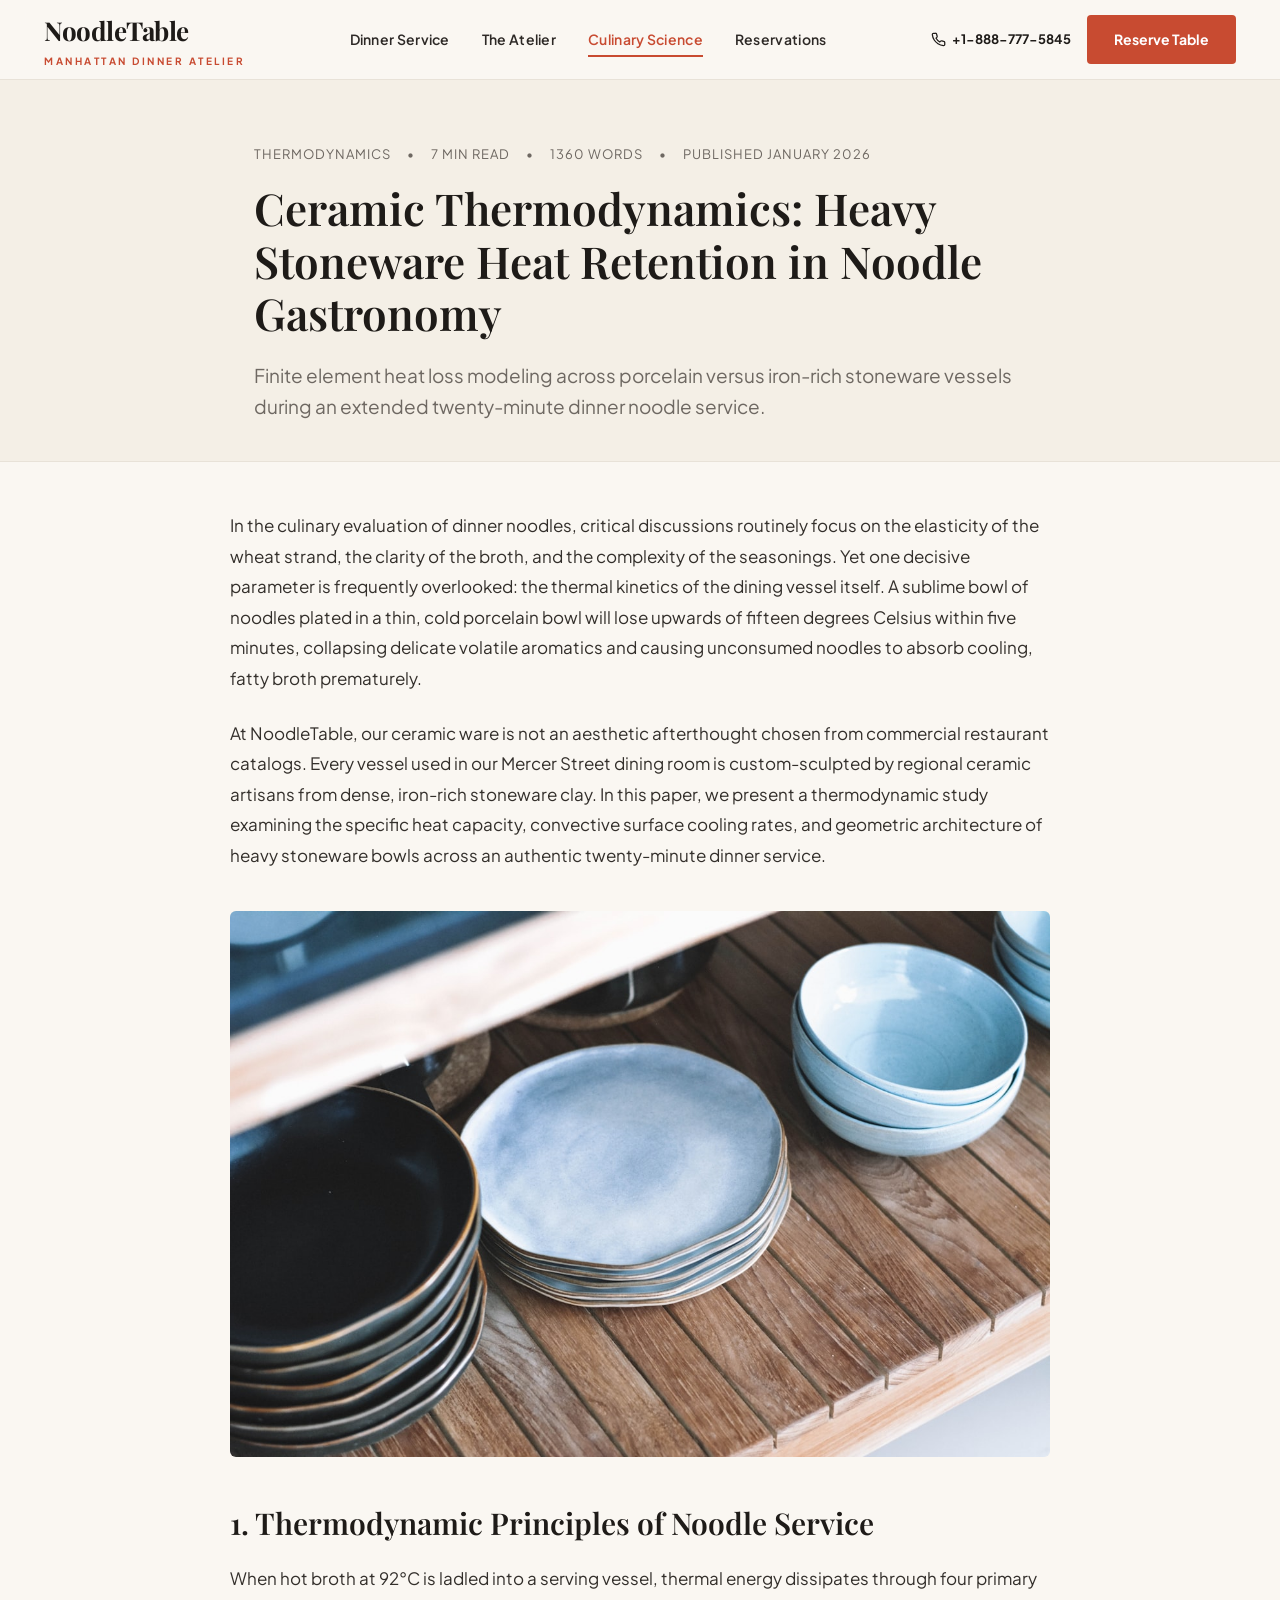
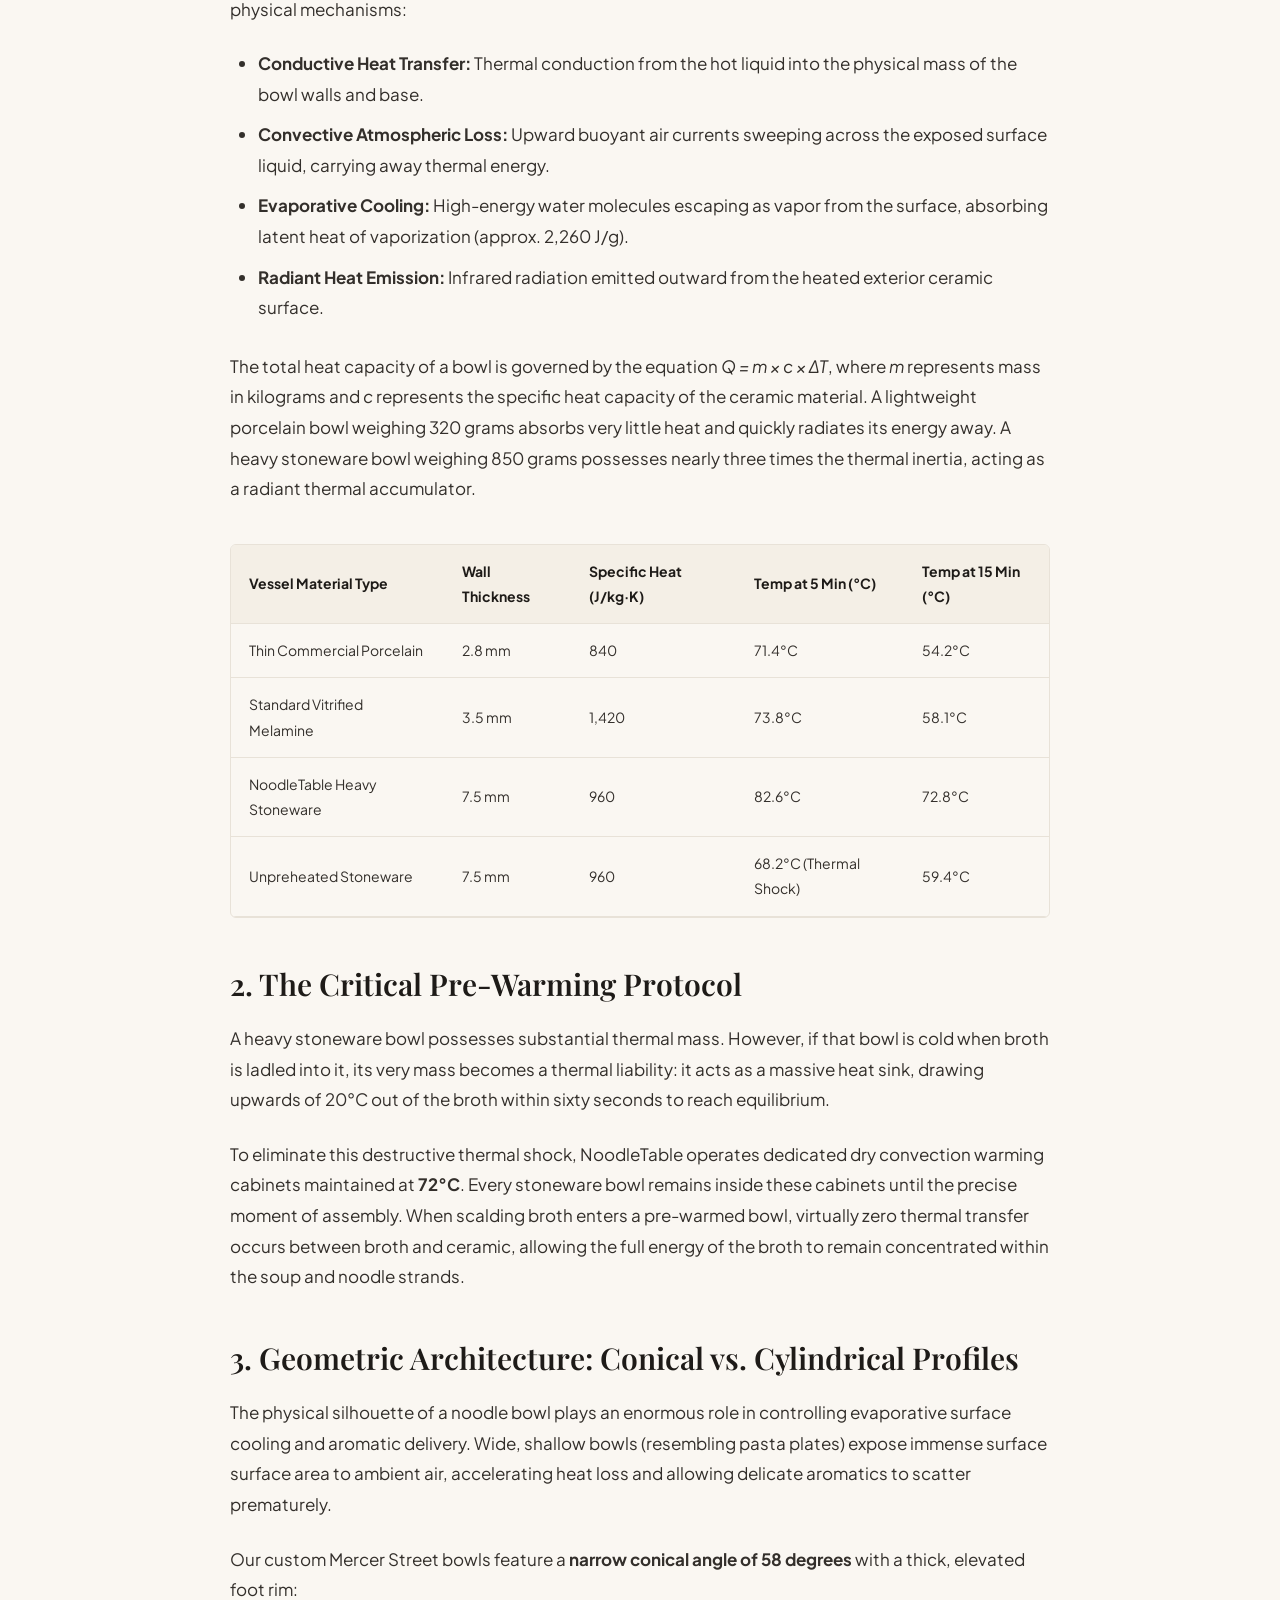
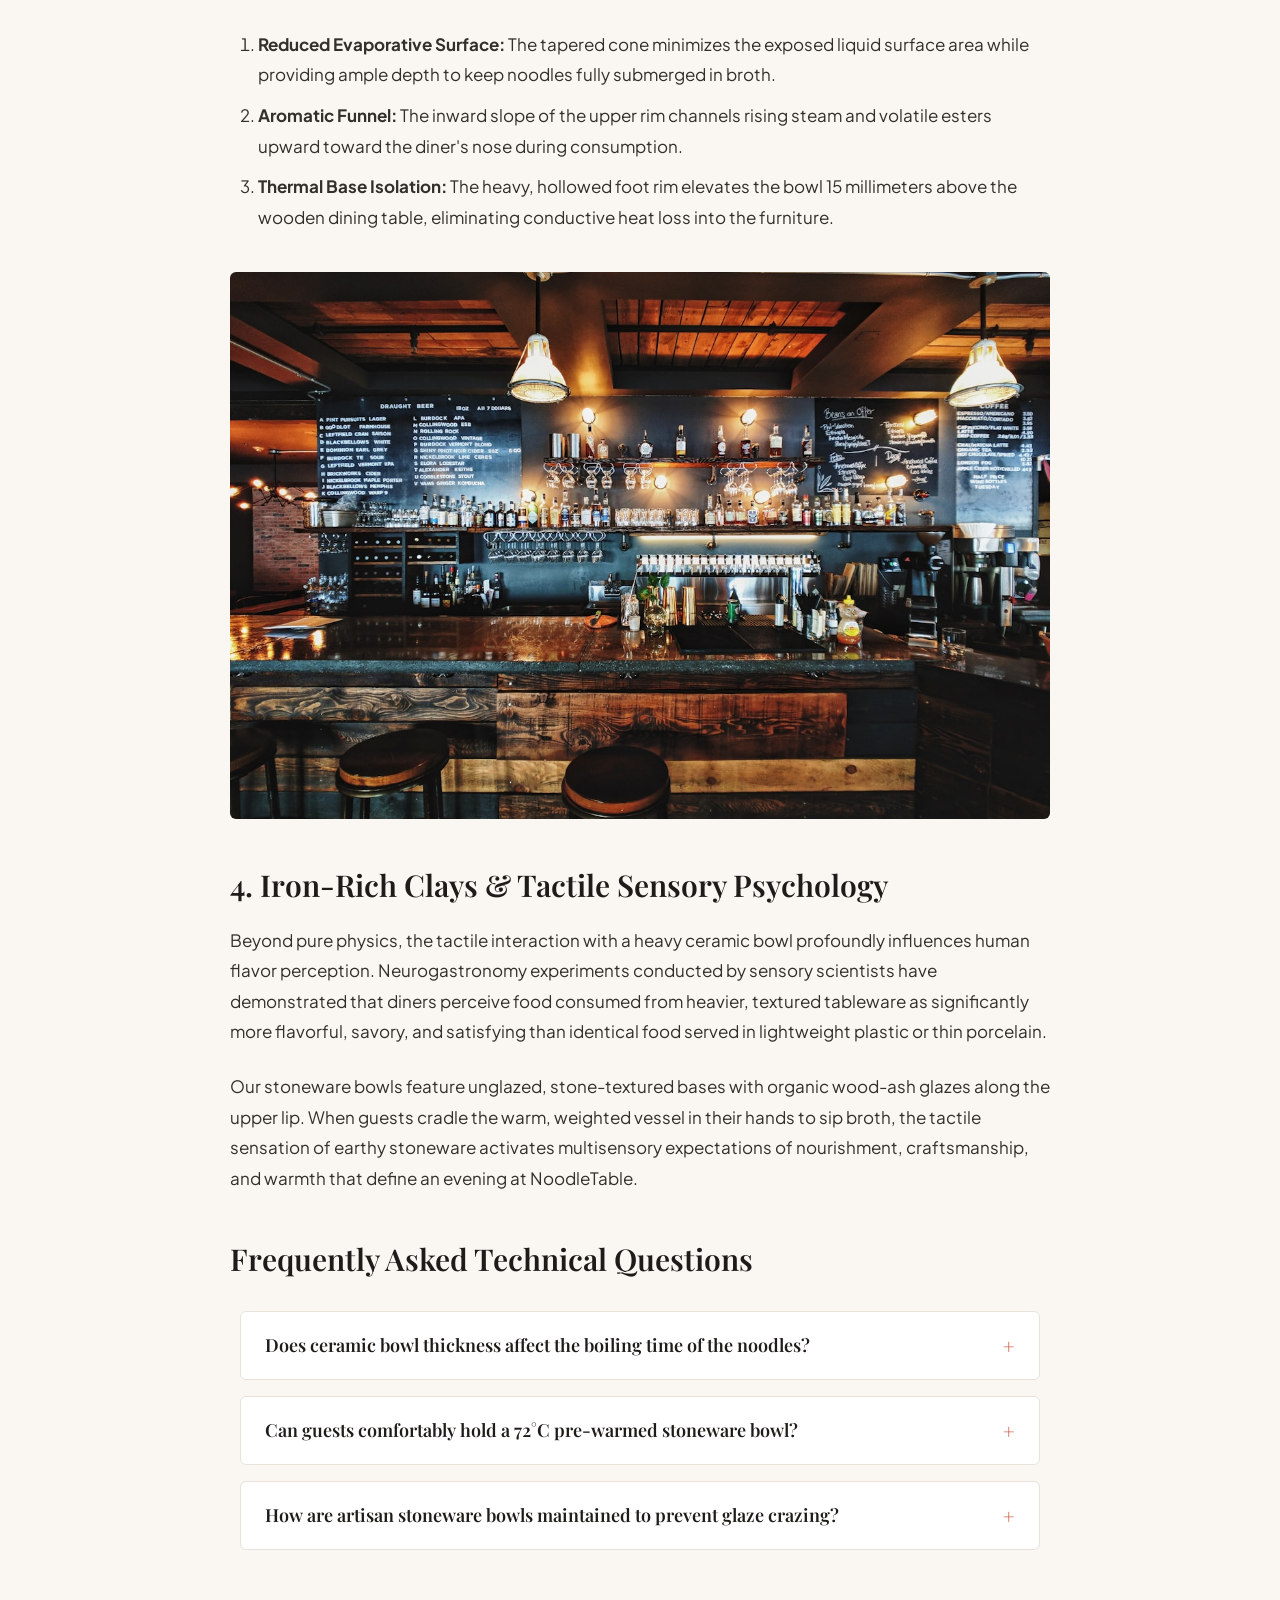
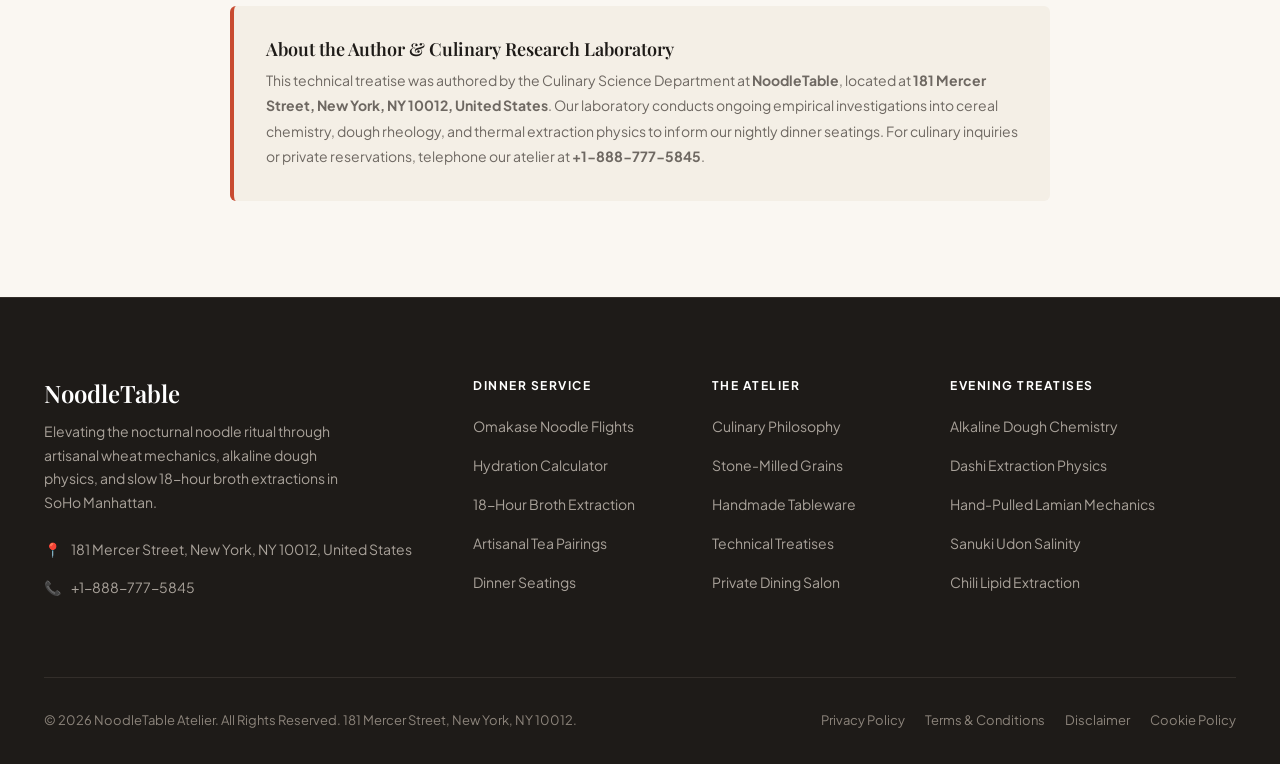
<file: blog/ceramic-heat-retention-noodle-bowl-thermodynamics.html>
<!DOCTYPE html>
<html lang="en">
<head>
  <meta charset="UTF-8">
  <meta name="viewport" content="width=device-width, initial-scale=1.0">
  <title>Ceramic Thermodynamics: Heavy Stoneware Heat Retention in Noodle Gastronomy | NoodleTable Science</title>
  <meta name="description" content="Finite element heat loss modeling across porcelain versus iron-rich stoneware vessels during an extended twenty-minute dinner noodle service.">
  <link rel="canonical" href="https://noodletable.com/blog/ceramic-heat-retention-noodle-bowl-thermodynamics.html">
  
  <!-- Google Analytics Tag G-0LY0HY7L01 -->
  <script async src="https://www.googletagmanager.com/gtag/js?id=G-0LY0HY7L01"></script>
  <script>
    window.dataLayer = window.dataLayer || [];
    function gtag(){dataLayer.push(arguments);}
    gtag('js', new Date());
    gtag('config', 'G-0LY0HY7L01');
  </script>

  <!-- Google Fonts via link tag strictly -->
  <link rel="preconnect" href="https://fonts.googleapis.com">
  <link rel="preconnect" href="https://fonts.gstatic.com" crossorigin>
  <link href="https://fonts.googleapis.com/css2?family=Playfair+Display:ital,wght@0,500;0,600;0,700;1,400&family=Plus+Jakarta+Sans:wght@400;500;600;700&display=swap" rel="stylesheet">
  
  <link rel="stylesheet" href="../assets/css/style.css">
  <script src="../assets/js/main.js" defer></script>
</head>
<body>
  <header class="site-header">
    <div class="container header-inner">
      <a href="../index.php" class="brand-logo" aria-label="NoodleTable Home">
        <span class="brand-name">NoodleTable</span>
        <span class="brand-sub">Manhattan Dinner Atelier</span>
      </a>
      <nav class="desktop-nav" aria-label="Main Navigation">
        <a href="../index.php" class="nav-link ">Dinner Service</a>
        <a href="../about.html" class="nav-link ">The Atelier</a>
        <a href="../blog.html" class="nav-link active">Culinary Science</a>
        <a href="../contact.html" class="nav-link ">Reservations</a>
      </nav>
      <div class="header-actions">
        <a href="tel:+18887775845" class="header-phone-link">
          <svg width="15" height="15" viewBox="0 0 24 24" fill="none" stroke="currentColor" stroke-width="2"><path d="M22 16.92v3a2 2 0 0 1-2.18 2 19.79 19.79 0 0 1-8.63-3.07 19.5 19.5 0 0 1-6-6 19.79 19.79 0 0 1-3.07-8.67A2 2 0 0 1 4.11 2h3a2 2 0 0 1 2 1.72 12.84 12.84 0 0 0 .7 2.81 2 2 0 0 1-.45 2.11L8.09 9.91a16 16 0 0 0 6 6l1.27-1.27a2 2 0 0 1 2.11-.45 12.84 12.84 0 0 0 2.81.7A2 2 0 0 1 22 16.92z"></path></svg>
          <span>+1-888-777-5845</span>
        </a>
        <a href="../contact.html" class="btn btn-primary">Reserve Table</a>
        <button class="mobile-toggle" id="mobile-toggle" aria-label="Open Navigation Drawer">
          <span class="hamburger-line"></span>
          <span class="hamburger-line"></span>
          <span class="hamburger-line"></span>
        </button>
      </div>
    </div>
  </header>

  <div class="mobile-drawer-backdrop" id="mobile-drawer-backdrop"></div>
  <div class="mobile-drawer" id="mobile-drawer" aria-label="Mobile Navigation">
    <div class="mobile-drawer-header">
      <div class="brand-logo">
        <span class="brand-name">NoodleTable</span>
        <span class="brand-sub">Dinner Atelier</span>
      </div>
      <button id="drawer-close" aria-label="Close Navigation Drawer" style="background:none;border:none;font-size:24px;cursor:pointer;">&times;</button>
    </div>
    <div class="mobile-nav-links">
      <a href="../index.php">Dinner Service</a>
      <a href="../about.html">The Atelier &amp; Craft</a>
      <a href="../blog.html">Culinary Science &amp; Treatises</a>
      <a href="../contact.html">Table Reservations</a>
      <a href="../privacy-policy.html">Privacy Policy</a>
      <a href="../terms-and-conditions.html">Terms &amp; Conditions</a>
    </div>
    <div class="drawer-contact-info">
      <p><strong>NoodleTable Atelier</strong></p>
      <p>181 Mercer Street, New York, NY 10012, United States</p>
      <p style="margin-top:8px;"><strong>Concierge:</strong> +1-888-777-5845</p>
      <p style="font-size:11px; margin-top:8px;">Dinner Seatings: Wed–Sun, 5:30 PM &amp; 8:15 PM</p>
    </div>
  </div>
  <main>
    <article>
      <header class="article-header">
        <div class="container article-header-inner">
          <div class="article-meta">
            <span>Thermodynamics</span> &bull;
            <span>7 Min Read</span> &bull;
            <span>1360 Words</span> &bull;
            <span>Published January 2026</span>
          </div>
          <h1 class="article-title">Ceramic Thermodynamics: Heavy Stoneware Heat Retention in Noodle Gastronomy</h1>
          <p class="article-lead">Finite element heat loss modeling across porcelain versus iron-rich stoneware vessels during an extended twenty-minute dinner noodle service.</p>
        </div>
      </header>

      <div class="container">
        <div class="article-body">
          
<p>In the culinary evaluation of dinner noodles, critical discussions routinely focus on the elasticity of the wheat strand, the clarity of the broth, and the complexity of the seasonings. Yet one decisive parameter is frequently overlooked: the thermal kinetics of the dining vessel itself. A sublime bowl of noodles plated in a thin, cold porcelain bowl will lose upwards of fifteen degrees Celsius within five minutes, collapsing delicate volatile aromatics and causing unconsumed noodles to absorb cooling, fatty broth prematurely.</p>

<p>At NoodleTable, our ceramic ware is not an aesthetic afterthought chosen from commercial restaurant catalogs. Every vessel used in our Mercer Street dining room is custom-sculpted by regional ceramic artisans from dense, iron-rich stoneware clay. In this paper, we present a thermodynamic study examining the specific heat capacity, convective surface cooling rates, and geometric architecture of heavy stoneware bowls across an authentic twenty-minute dinner service.</p>

<div style="margin:40px 0;">
  <img src="../assets/images/handcrafted_ceramic_noodle_bowl_setting.jpg" alt="Thick ceramic stoneware noodle bowl setting at NoodleTable" style="border-radius:6px;">
</div>

<h2>1. Thermodynamic Principles of Noodle Service</h2>
<p>When hot broth at 92°C is ladled into a serving vessel, thermal energy dissipates through four primary physical mechanisms:</p>
<ul>
  <li><strong>Conductive Heat Transfer:</strong> Thermal conduction from the hot liquid into the physical mass of the bowl walls and base.</li>
  <li><strong>Convective Atmospheric Loss:</strong> Upward buoyant air currents sweeping across the exposed surface liquid, carrying away thermal energy.</li>
  <li><strong>Evaporative Cooling:</strong> High-energy water molecules escaping as vapor from the surface, absorbing latent heat of vaporization (approx. 2,260 J/g).</li>
  <li><strong>Radiant Heat Emission:</strong> Infrared radiation emitted outward from the heated exterior ceramic surface.</li>
</ul>

<p>The total heat capacity of a bowl is governed by the equation <em>Q = m &times; c &times; &Delta;T</em>, where <em>m</em> represents mass in kilograms and <em>c</em> represents the specific heat capacity of the ceramic material. A lightweight porcelain bowl weighing 320 grams absorbs very little heat and quickly radiates its energy away. A heavy stoneware bowl weighing 850 grams possesses nearly three times the thermal inertia, acting as a radiant thermal accumulator.</p>

<div class="article-table-wrap">
  <table class="data-table">
    <thead>
      <tr>
        <th>Vessel Material Type</th>
        <th>Wall Thickness</th>
        <th>Specific Heat (J/kg&middot;K)</th>
        <th>Temp at 5 Min (°C)</th>
        <th>Temp at 15 Min (°C)</th>
      </tr>
    </thead>
    <tbody>
      <tr>
        <td>Thin Commercial Porcelain</td>
        <td>2.8 mm</td>
        <td>840</td>
        <td>71.4°C</td>
        <td>54.2°C</td>
      </tr>
      <tr>
        <td>Standard Vitrified Melamine</td>
        <td>3.5 mm</td>
        <td>1,420</td>
        <td>73.8°C</td>
        <td>58.1°C</td>
      </tr>
      <tr>
        <td>NoodleTable Heavy Stoneware</td>
        <td>7.5 mm</td>
        <td>960</td>
        <td>82.6°C</td>
        <td>72.8°C</td>
      </tr>
      <tr>
        <td>Unpreheated Stoneware</td>
        <td>7.5 mm</td>
        <td>960</td>
        <td>68.2°C (Thermal Shock)</td>
        <td>59.4°C</td>
      </tr>
    </tbody>
  </table>
</div>

<h2>2. The Critical Pre-Warming Protocol</h2>
<p>A heavy stoneware bowl possesses substantial thermal mass. However, if that bowl is cold when broth is ladled into it, its very mass becomes a thermal liability: it acts as a massive heat sink, drawing upwards of 20°C out of the broth within sixty seconds to reach equilibrium.</p>

<p>To eliminate this destructive thermal shock, NoodleTable operates dedicated dry convection warming cabinets maintained at <strong>72°C</strong>. Every stoneware bowl remains inside these cabinets until the precise moment of assembly. When scalding broth enters a pre-warmed bowl, virtually zero thermal transfer occurs between broth and ceramic, allowing the full energy of the broth to remain concentrated within the soup and noodle strands.</p>

<h2>3. Geometric Architecture: Conical vs. Cylindrical Profiles</h2>
<p>The physical silhouette of a noodle bowl plays an enormous role in controlling evaporative surface cooling and aromatic delivery. Wide, shallow bowls (resembling pasta plates) expose immense surface surface area to ambient air, accelerating heat loss and allowing delicate aromatics to scatter prematurely.</p>

<p>Our custom Mercer Street bowls feature a <strong>narrow conical angle of 58 degrees</strong> with a thick, elevated foot rim:</p>
<ol>
  <li><strong>Reduced Evaporative Surface:</strong> The tapered cone minimizes the exposed liquid surface area while providing ample depth to keep noodles fully submerged in broth.</li>
  <li><strong>Aromatic Funnel:</strong> The inward slope of the upper rim channels rising steam and volatile esters upward toward the diner's nose during consumption.</li>
  <li><strong>Thermal Base Isolation:</strong> The heavy, hollowed foot rim elevates the bowl 15 millimeters above the wooden dining table, eliminating conductive heat loss into the furniture.</li>
</ol>

<div style="margin:40px 0;">
  <img src="../assets/images/candlelit_mercer_noodle_table.jpg" alt="Intimate candlelit dining table with custom ceramic bowls" style="border-radius:6px;">
</div>

<h2>4. Iron-Rich Clays &amp; Tactile Sensory Psychology</h2>
<p>Beyond pure physics, the tactile interaction with a heavy ceramic bowl profoundly influences human flavor perception. Neurogastronomy experiments conducted by sensory scientists have demonstrated that diners perceive food consumed from heavier, textured tableware as significantly more flavorful, savory, and satisfying than identical food served in lightweight plastic or thin porcelain.</p>
<p>Our stoneware bowls feature unglazed, stone-textured bases with organic wood-ash glazes along the upper lip. When guests cradle the warm, weighted vessel in their hands to sip broth, the tactile sensation of earthy stoneware activates multisensory expectations of nourishment, craftsmanship, and warmth that define an evening at NoodleTable.</p>

<h2>Frequently Asked Technical Questions</h2>
<div class="faq-grid" style="margin-top:32px;">
  <div class="faq-item">
    <button class="faq-question">
      <span>Does ceramic bowl thickness affect the boiling time of the noodles?</span>
      <span class="faq-toggle-icon">+</span>
    </button>
    <div class="faq-answer">
      <p>No, noodles are cooked in large dedicated boiling cauldrons. The bowl only affects post-plating thermal decay. However, pre-warmed heavy bowls prevent noodles from softening prematurely by preserving a stable eating temperature.</p>
    </div>
  </div>
  <div class="faq-item">
    <button class="faq-question">
      <span>Can guests comfortably hold a 72°C pre-warmed stoneware bowl?</span>
      <span class="faq-toggle-icon">+</span>
    </button>
    <div class="faq-answer">
      <p>Yes. The lower foot rim and upper lip of the bowl remain at a comfortable 45°C to 50°C, providing natural touch points that protect diners' fingers while the core belly of the bowl retains intense heat.</p>
    </div>
  </div>
  <div class="faq-item">
    <button class="faq-question">
      <span>How are artisan stoneware bowls maintained to prevent glaze crazing?</span>
      <span class="faq-toggle-icon">+</span>
    </button>
    <div class="faq-answer">
      <p>Bowls undergo gentle wash cycles using neutral pH detergents and are air-dried naturally before returning to temperature-regulated warming cabinets, ensuring long-term ceramic durability without micro-fracturing.</p>
    </div>
  </div>
</div>


          <div class="author-bio-card">
            <h4>About the Author &amp; Culinary Research Laboratory</h4>
            <p>This technical treatise was authored by the Culinary Science Department at <strong>NoodleTable</strong>, located at <strong>181 Mercer Street, New York, NY 10012, United States</strong>. Our laboratory conducts ongoing empirical investigations into cereal chemistry, dough rheology, and thermal extraction physics to inform our nightly dinner seatings. For culinary inquiries or private reservations, telephone our atelier at <strong>+1-888-777-5845</strong>.</p>
          </div>
        </div>
      </div>
    </article>
  </main>
  
  <!-- JSON-LD Article Schema -->
  <script type="application/ld+json">
  {
  "@context": "https://schema.org",
  "@type": "TechArticle",
  "headline": "Ceramic Thermodynamics: Heavy Stoneware Heat Retention in Noodle Gastronomy",
  "description": "An empirical finite-element thermal analysis comparing porcelain and heavy iron-rich stoneware vessels during an extended evening dinner service.",
  "author": {
    "@type": "Organization",
    "name": "NoodleTable Culinary Science Laboratory",
    "url": "https://noodletable.com"
  },
  "publisher": {
    "@type": "Organization",
    "name": "NoodleTable",
    "logo": {
      "@type": "ImageObject",
      "url": "https://noodletable.com/assets/images/hero_handcrafted_dinner_noodles.jpg"
    }
  },
  "datePublished": "2026-01-22",
  "dateModified": "2026-01-22"
}
  </script>
  <footer class="site-footer">
    <div class="container">
      <div class="footer-grid">
        <div class="footer-brand">
          <h3>NoodleTable</h3>
          <p>Elevating the nocturnal noodle ritual through artisanal wheat mechanics, alkaline dough physics, and slow 18-hour broth extractions in SoHo Manhattan.</p>
          <div class="contact-item">
            <span>📍</span>
            <span>181 Mercer Street, New York, NY 10012, United States</span>
          </div>
          <div class="contact-item">
            <span>📞</span>
            <a href="tel:+18887775845" style="color:#A9A29A;">+1-888-777-5845</a>
          </div>
        </div>
        <div>
          <h4 class="footer-title">Dinner Service</h4>
          <ul class="footer-links">
            <li><a href="../index.php#tasting-menu">Omakase Noodle Flights</a></li>
            <li><a href="../index.php#calculator">Hydration Calculator</a></li>
            <li><a href="../index.php#broth-lab">18-Hour Broth Extraction</a></li>
            <li><a href="../index.php#botanicals">Artisanal Tea Pairings</a></li>
            <li><a href="../contact.html">Dinner Seatings</a></li>
          </ul>
        </div>
        <div>
          <h4 class="footer-title">The Atelier</h4>
          <ul class="footer-links">
            <li><a href="../about.html">Culinary Philosophy</a></li>
            <li><a href="../about.html#grains">Stone-Milled Grains</a></li>
            <li><a href="../about.html#ceramics">Handmade Tableware</a></li>
            <li><a href="../blog.html">Technical Treatises</a></li>
            <li><a href="../contact.html">Private Dining Salon</a></li>
          </ul>
        </div>
        <div>
          <h4 class="footer-title">Evening Treatises</h4>
          <ul class="footer-links">
            <li><a href="../blog/alkaline-dough-chemistry-kansui-noodle-elasticity.html">Alkaline Dough Chemistry</a></li>
            <li><a href="../blog/dashi-extraction-physics-kombu-bonito-umami.html">Dashi Extraction Physics</a></li>
            <li><a href="../blog/hand-pulled-lamian-gluten-alignment-techniques.html">Hand-Pulled Lamian Mechanics</a></li>
            <li><a href="../blog/sanuki-udon-water-salinity-kneading-dynamics.html">Sanuki Udon Salinity</a></li>
            <li><a href="../blog/szechuan-chili-crisp-lipid-infusion-science.html">Chili Lipid Extraction</a></li>
          </ul>
        </div>
      </div>
      <div class="footer-bottom">
        <p>&copy; 2026 NoodleTable Atelier. All Rights Reserved. 181 Mercer Street, New York, NY 10012.</p>
        <div class="footer-legal-links">
          <a href="../privacy-policy.html">Privacy Policy</a>
          <a href="../terms-and-conditions.html">Terms &amp; Conditions</a>
          <a href="../disclaimer.html">Disclaimer</a>
          <a href="../cookie-policy.html">Cookie Policy</a>
        </div>
      </div>
    </div>
  </footer>
</body>
</html>
</file>
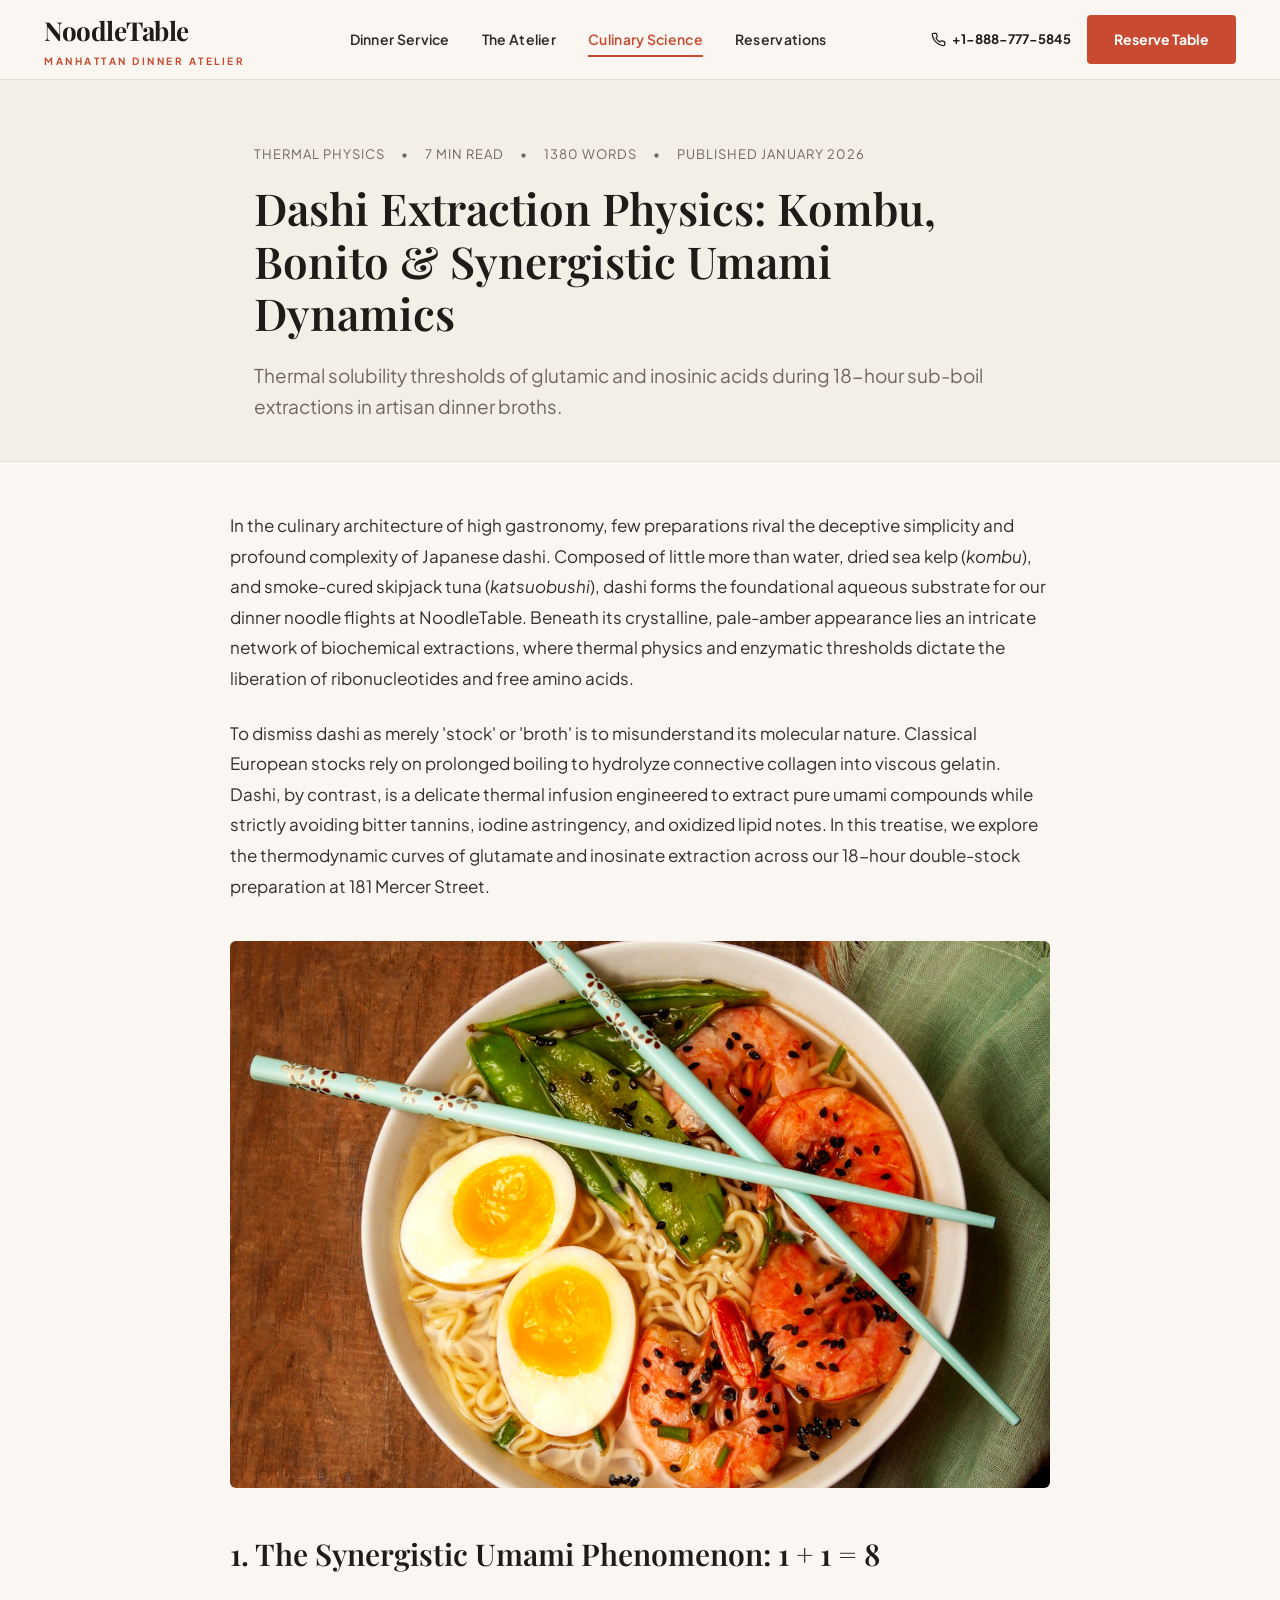
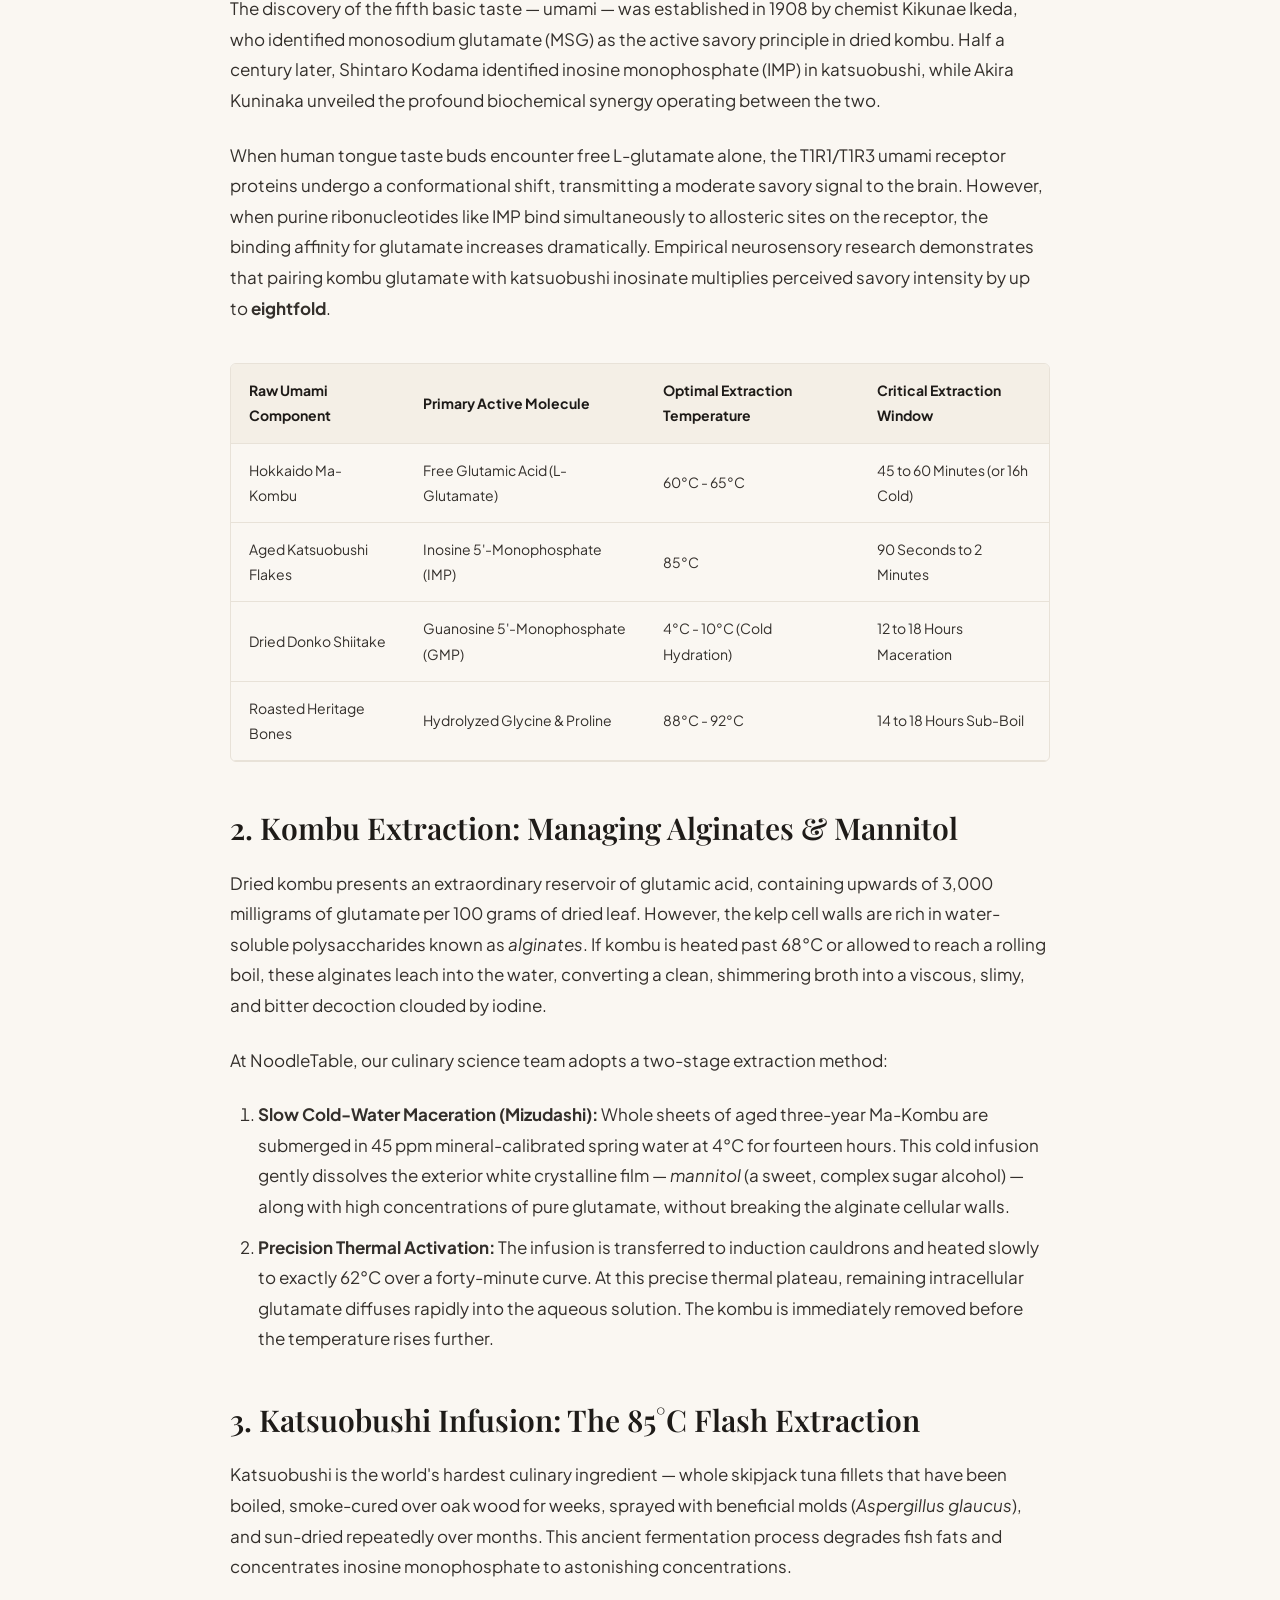
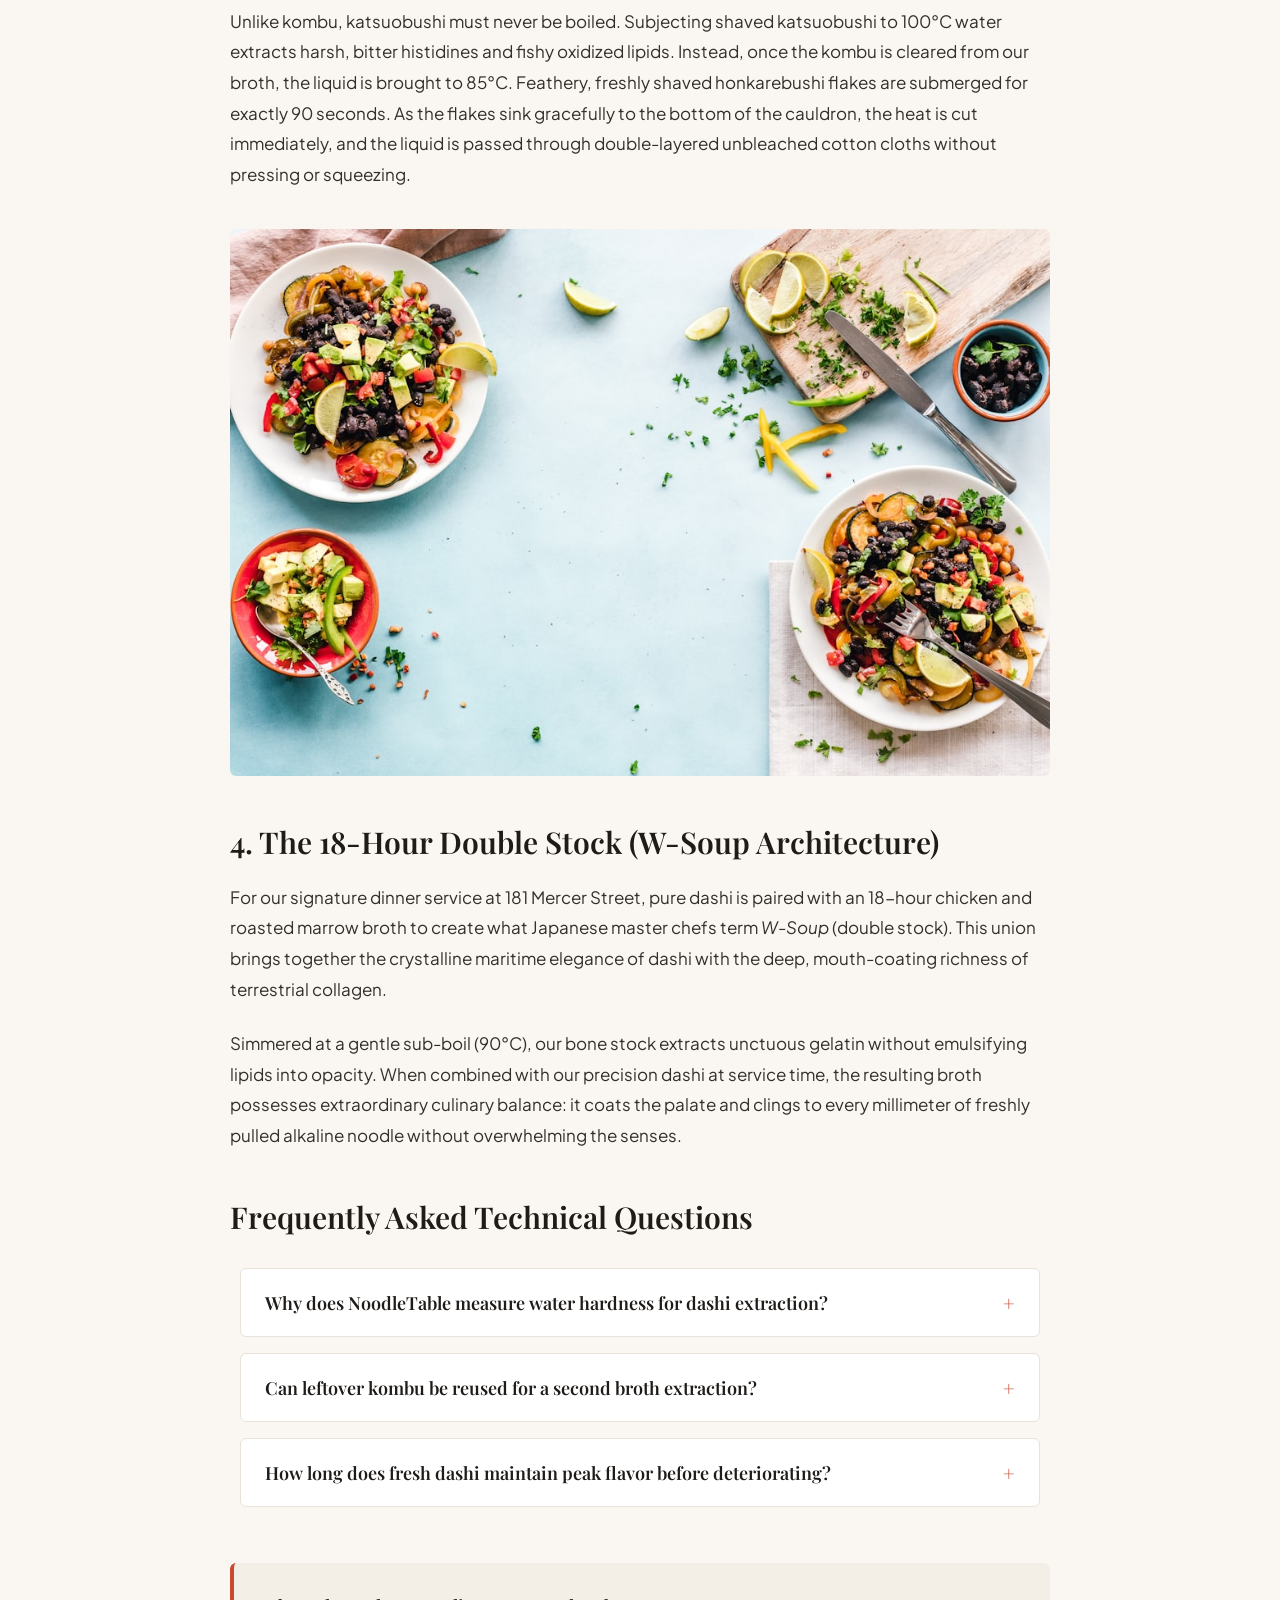
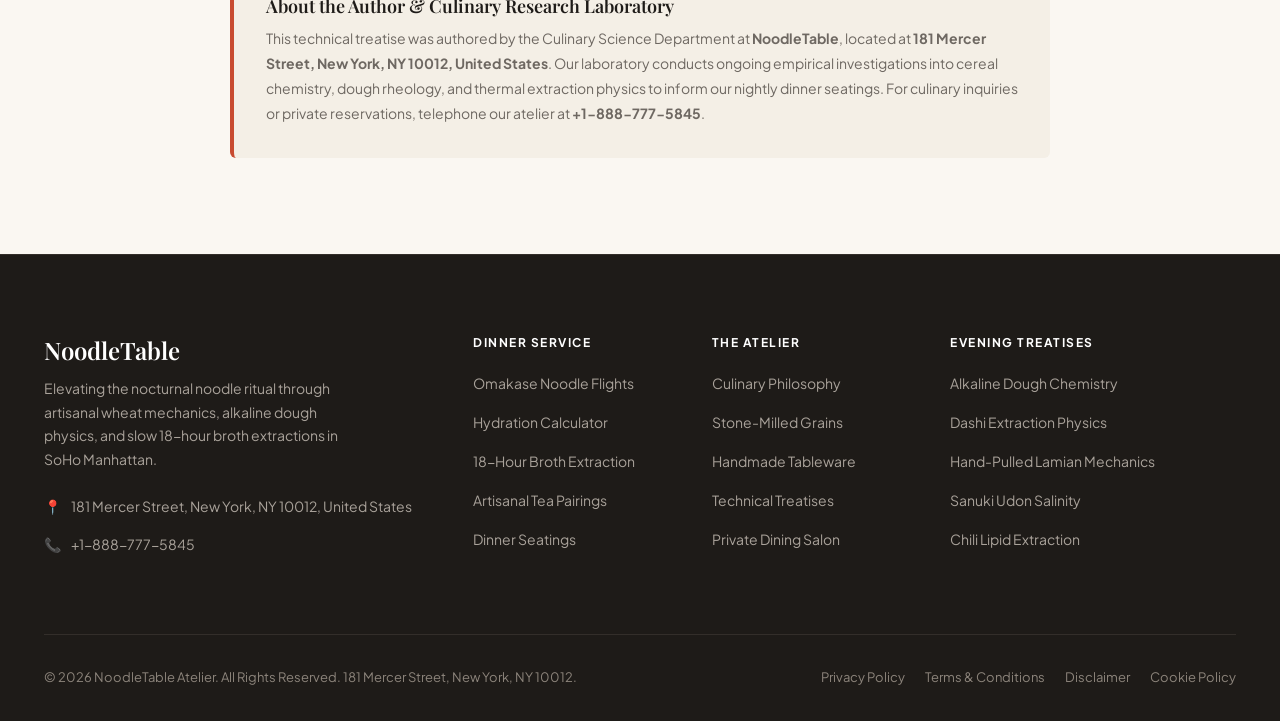
<file: blog/dashi-extraction-physics-kombu-bonito-umami.html>
<!DOCTYPE html>
<html lang="en">
<head>
  <meta charset="UTF-8">
  <meta name="viewport" content="width=device-width, initial-scale=1.0">
  <title>Dashi Extraction Physics: Kombu, Bonito & Synergistic Umami Dynamics | NoodleTable Science</title>
  <meta name="description" content="Thermal solubility thresholds of glutamic and inosinic acids during 18-hour sub-boil extractions in artisan dinner broths.">
  <link rel="canonical" href="https://noodletable.com/blog/dashi-extraction-physics-kombu-bonito-umami.html">
  
  <!-- Google Analytics Tag G-0LY0HY7L01 -->
  <script async src="https://www.googletagmanager.com/gtag/js?id=G-0LY0HY7L01"></script>
  <script>
    window.dataLayer = window.dataLayer || [];
    function gtag(){dataLayer.push(arguments);}
    gtag('js', new Date());
    gtag('config', 'G-0LY0HY7L01');
  </script>

  <!-- Google Fonts via link tag strictly -->
  <link rel="preconnect" href="https://fonts.googleapis.com">
  <link rel="preconnect" href="https://fonts.gstatic.com" crossorigin>
  <link href="https://fonts.googleapis.com/css2?family=Playfair+Display:ital,wght@0,500;0,600;0,700;1,400&family=Plus+Jakarta+Sans:wght@400;500;600;700&display=swap" rel="stylesheet">
  
  <link rel="stylesheet" href="../assets/css/style.css">
  <script src="../assets/js/main.js" defer></script>
</head>
<body>
  <header class="site-header">
    <div class="container header-inner">
      <a href="../index.php" class="brand-logo" aria-label="NoodleTable Home">
        <span class="brand-name">NoodleTable</span>
        <span class="brand-sub">Manhattan Dinner Atelier</span>
      </a>
      <nav class="desktop-nav" aria-label="Main Navigation">
        <a href="../index.php" class="nav-link ">Dinner Service</a>
        <a href="../about.html" class="nav-link ">The Atelier</a>
        <a href="../blog.html" class="nav-link active">Culinary Science</a>
        <a href="../contact.html" class="nav-link ">Reservations</a>
      </nav>
      <div class="header-actions">
        <a href="tel:+18887775845" class="header-phone-link">
          <svg width="15" height="15" viewBox="0 0 24 24" fill="none" stroke="currentColor" stroke-width="2"><path d="M22 16.92v3a2 2 0 0 1-2.18 2 19.79 19.79 0 0 1-8.63-3.07 19.5 19.5 0 0 1-6-6 19.79 19.79 0 0 1-3.07-8.67A2 2 0 0 1 4.11 2h3a2 2 0 0 1 2 1.72 12.84 12.84 0 0 0 .7 2.81 2 2 0 0 1-.45 2.11L8.09 9.91a16 16 0 0 0 6 6l1.27-1.27a2 2 0 0 1 2.11-.45 12.84 12.84 0 0 0 2.81.7A2 2 0 0 1 22 16.92z"></path></svg>
          <span>+1-888-777-5845</span>
        </a>
        <a href="../contact.html" class="btn btn-primary">Reserve Table</a>
        <button class="mobile-toggle" id="mobile-toggle" aria-label="Open Navigation Drawer">
          <span class="hamburger-line"></span>
          <span class="hamburger-line"></span>
          <span class="hamburger-line"></span>
        </button>
      </div>
    </div>
  </header>

  <div class="mobile-drawer-backdrop" id="mobile-drawer-backdrop"></div>
  <div class="mobile-drawer" id="mobile-drawer" aria-label="Mobile Navigation">
    <div class="mobile-drawer-header">
      <div class="brand-logo">
        <span class="brand-name">NoodleTable</span>
        <span class="brand-sub">Dinner Atelier</span>
      </div>
      <button id="drawer-close" aria-label="Close Navigation Drawer" style="background:none;border:none;font-size:24px;cursor:pointer;">&times;</button>
    </div>
    <div class="mobile-nav-links">
      <a href="../index.php">Dinner Service</a>
      <a href="../about.html">The Atelier &amp; Craft</a>
      <a href="../blog.html">Culinary Science &amp; Treatises</a>
      <a href="../contact.html">Table Reservations</a>
      <a href="../privacy-policy.html">Privacy Policy</a>
      <a href="../terms-and-conditions.html">Terms &amp; Conditions</a>
    </div>
    <div class="drawer-contact-info">
      <p><strong>NoodleTable Atelier</strong></p>
      <p>181 Mercer Street, New York, NY 10012, United States</p>
      <p style="margin-top:8px;"><strong>Concierge:</strong> +1-888-777-5845</p>
      <p style="font-size:11px; margin-top:8px;">Dinner Seatings: Wed–Sun, 5:30 PM &amp; 8:15 PM</p>
    </div>
  </div>
  <main>
    <article>
      <header class="article-header">
        <div class="container article-header-inner">
          <div class="article-meta">
            <span>Thermal Physics</span> &bull;
            <span>7 Min Read</span> &bull;
            <span>1380 Words</span> &bull;
            <span>Published January 2026</span>
          </div>
          <h1 class="article-title">Dashi Extraction Physics: Kombu, Bonito & Synergistic Umami Dynamics</h1>
          <p class="article-lead">Thermal solubility thresholds of glutamic and inosinic acids during 18-hour sub-boil extractions in artisan dinner broths.</p>
        </div>
      </header>

      <div class="container">
        <div class="article-body">
          
<p>In the culinary architecture of high gastronomy, few preparations rival the deceptive simplicity and profound complexity of Japanese dashi. Composed of little more than water, dried sea kelp (<em>kombu</em>), and smoke-cured skipjack tuna (<em>katsuobushi</em>), dashi forms the foundational aqueous substrate for our dinner noodle flights at NoodleTable. Beneath its crystalline, pale-amber appearance lies an intricate network of biochemical extractions, where thermal physics and enzymatic thresholds dictate the liberation of ribonucleotides and free amino acids.</p>

<p>To dismiss dashi as merely 'stock' or 'broth' is to misunderstand its molecular nature. Classical European stocks rely on prolonged boiling to hydrolyze connective collagen into viscous gelatin. Dashi, by contrast, is a delicate thermal infusion engineered to extract pure umami compounds while strictly avoiding bitter tannins, iodine astringency, and oxidized lipid notes. In this treatise, we explore the thermodynamic curves of glutamate and inosinate extraction across our 18-hour double-stock preparation at 181 Mercer Street.</p>

<div style="margin:40px 0;">
  <img src="../assets/images/heritage_18hour_dashi_stockpot.jpg" alt="18-Hour Dashi simmering stockpot" style="border-radius:6px;">
</div>

<h2>1. The Synergistic Umami Phenomenon: 1 + 1 = 8</h2>
<p>The discovery of the fifth basic taste &mdash; umami &mdash; was established in 1908 by chemist Kikunae Ikeda, who identified monosodium glutamate (MSG) as the active savory principle in dried kombu. Half a century later, Shintaro Kodama identified inosine monophosphate (IMP) in katsuobushi, while Akira Kuninaka unveiled the profound biochemical synergy operating between the two.</p>

<p>When human tongue taste buds encounter free L-glutamate alone, the T1R1/T1R3 umami receptor proteins undergo a conformational shift, transmitting a moderate savory signal to the brain. However, when purine ribonucleotides like IMP bind simultaneously to allosteric sites on the receptor, the binding affinity for glutamate increases dramatically. Empirical neurosensory research demonstrates that pairing kombu glutamate with katsuobushi inosinate multiplies perceived savory intensity by up to <strong>eightfold</strong>.</p>

<div class="article-table-wrap">
  <table class="data-table">
    <thead>
      <tr>
        <th>Raw Umami Component</th>
        <th>Primary Active Molecule</th>
        <th>Optimal Extraction Temperature</th>
        <th>Critical Extraction Window</th>
      </tr>
    </thead>
    <tbody>
      <tr>
        <td>Hokkaido Ma-Kombu</td>
        <td>Free Glutamic Acid (L-Glutamate)</td>
        <td>60°C - 65°C</td>
        <td>45 to 60 Minutes (or 16h Cold)</td>
      </tr>
      <tr>
        <td>Aged Katsuobushi Flakes</td>
        <td>Inosine 5'-Monophosphate (IMP)</td>
        <td>85°C</td>
        <td>90 Seconds to 2 Minutes</td>
      </tr>
      <tr>
        <td>Dried Donko Shiitake</td>
        <td>Guanosine 5'-Monophosphate (GMP)</td>
        <td>4°C - 10°C (Cold Hydration)</td>
        <td>12 to 18 Hours Maceration</td>
      </tr>
      <tr>
        <td>Roasted Heritage Bones</td>
        <td>Hydrolyzed Glycine &amp; Proline</td>
        <td>88°C - 92°C</td>
        <td>14 to 18 Hours Sub-Boil</td>
      </tr>
    </tbody>
  </table>
</div>

<h2>2. Kombu Extraction: Managing Alginates &amp; Mannitol</h2>
<p>Dried kombu presents an extraordinary reservoir of glutamic acid, containing upwards of 3,000 milligrams of glutamate per 100 grams of dried leaf. However, the kelp cell walls are rich in water-soluble polysaccharides known as <em>alginates</em>. If kombu is heated past 68°C or allowed to reach a rolling boil, these alginates leach into the water, converting a clean, shimmering broth into a viscous, slimy, and bitter decoction clouded by iodine.</p>

<p>At NoodleTable, our culinary science team adopts a two-stage extraction method:</p>
<ol>
  <li><strong>Slow Cold-Water Maceration (Mizudashi):</strong> Whole sheets of aged three-year Ma-Kombu are submerged in 45 ppm mineral-calibrated spring water at 4°C for fourteen hours. This cold infusion gently dissolves the exterior white crystalline film &mdash; <em>mannitol</em> (a sweet, complex sugar alcohol) &mdash; along with high concentrations of pure glutamate, without breaking the alginate cellular walls.</li>
  <li><strong>Precision Thermal Activation:</strong> The infusion is transferred to induction cauldrons and heated slowly to exactly 62°C over a forty-minute curve. At this precise thermal plateau, remaining intracellular glutamate diffuses rapidly into the aqueous solution. The kombu is immediately removed before the temperature rises further.</li>
</ol>

<h2>3. Katsuobushi Infusion: The 85°C Flash Extraction</h2>
<p>Katsuobushi is the world's hardest culinary ingredient &mdash; whole skipjack tuna fillets that have been boiled, smoke-cured over oak wood for weeks, sprayed with beneficial molds (<em>Aspergillus glaucus</em>), and sun-dried repeatedly over months. This ancient fermentation process degrades fish fats and concentrates inosine monophosphate to astonishing concentrations.</p>

<p>Unlike kombu, katsuobushi must never be boiled. Subjecting shaved katsuobushi to 100°C water extracts harsh, bitter histidines and fishy oxidized lipids. Instead, once the kombu is cleared from our broth, the liquid is brought to 85°C. Feathery, freshly shaved honkarebushi flakes are submerged for exactly 90 seconds. As the flakes sink gracefully to the bottom of the cauldron, the heat is cut immediately, and the liquid is passed through double-layered unbleached cotton cloths without pressing or squeezing.</p>

<div style="margin:40px 0;">
  <img src="../assets/images/simmering_bone_broth_noodle_bowl.jpg" alt="Filtered dashi broth poured over artisan dinner noodles" style="border-radius:6px;">
</div>

<h2>4. The 18-Hour Double Stock (W-Soup Architecture)</h2>
<p>For our signature dinner service at 181 Mercer Street, pure dashi is paired with an 18-hour chicken and roasted marrow broth to create what Japanese master chefs term <em>W-Soup</em> (double stock). This union brings together the crystalline maritime elegance of dashi with the deep, mouth-coating richness of terrestrial collagen.</p>
<p>Simmered at a gentle sub-boil (90°C), our bone stock extracts unctuous gelatin without emulsifying lipids into opacity. When combined with our precision dashi at service time, the resulting broth possesses extraordinary culinary balance: it coats the palate and clings to every millimeter of freshly pulled alkaline noodle without overwhelming the senses.</p>

<h2>Frequently Asked Technical Questions</h2>
<div class="faq-grid" style="margin-top:32px;">
  <div class="faq-item">
    <button class="faq-question">
      <span>Why does NoodleTable measure water hardness for dashi extraction?</span>
      <span class="faq-toggle-icon">+</span>
    </button>
    <div class="faq-answer">
      <p>Hard municipal water containing high concentrations of calcium and magnesium ions binds with glutamic acid, forming insoluble precipitates that prevent umami compounds from reaching human taste receptors. We filter our water to a soft 45 ppm TDS to guarantee optimal chemical extraction.</p>
    </div>
  </div>
  <div class="faq-item">
    <button class="faq-question">
      <span>Can leftover kombu be reused for a second broth extraction?</span>
      <span class="faq-toggle-icon">+</span>
    </button>
    <div class="faq-answer">
      <p>In traditional home cooking, <em>niban dashi</em> (second stock) is prepared by simmering spent kombu and katsuobushi. However, for our fine dinner service, we utilize only <em>ichiban dashi</em> (first extraction) to guarantee absolute clarity, aroma, and purity.</p>
    </div>
  </div>
  <div class="faq-item">
    <button class="faq-question">
      <span>How long does fresh dashi maintain peak flavor before deteriorating?</span>
      <span class="faq-toggle-icon">+</span>
    </button>
    <div class="faq-answer">
      <p>Delicate volatile smokey esters from katsuobushi begin to oxidize within three hours of extraction. Therefore, our culinary team brews small, continuous batches of dashi throughout dinner service to ensure every guest experiences peak aromatic expression.</p>
    </div>
  </div>
</div>


          <div class="author-bio-card">
            <h4>About the Author &amp; Culinary Research Laboratory</h4>
            <p>This technical treatise was authored by the Culinary Science Department at <strong>NoodleTable</strong>, located at <strong>181 Mercer Street, New York, NY 10012, United States</strong>. Our laboratory conducts ongoing empirical investigations into cereal chemistry, dough rheology, and thermal extraction physics to inform our nightly dinner seatings. For culinary inquiries or private reservations, telephone our atelier at <strong>+1-888-777-5845</strong>.</p>
          </div>
        </div>
      </div>
    </article>
  </main>
  
  <!-- JSON-LD Article Schema -->
  <script type="application/ld+json">
  {
  "@context": "https://schema.org",
  "@type": "TechArticle",
  "headline": "Dashi Extraction Physics: Kombu, Bonito & Synergistic Umami Dynamics",
  "description": "A scientific study on extraction temperatures, allosteric receptor synergy, and lipid avoidance in artisanal Japanese dashi for evening dinner noodles.",
  "author": {
    "@type": "Organization",
    "name": "NoodleTable Culinary Science Laboratory",
    "url": "https://noodletable.com"
  },
  "publisher": {
    "@type": "Organization",
    "name": "NoodleTable",
    "logo": {
      "@type": "ImageObject",
      "url": "https://noodletable.com/assets/images/hero_handcrafted_dinner_noodles.jpg"
    }
  },
  "datePublished": "2026-01-14",
  "dateModified": "2026-01-14"
}
  </script>
  <footer class="site-footer">
    <div class="container">
      <div class="footer-grid">
        <div class="footer-brand">
          <h3>NoodleTable</h3>
          <p>Elevating the nocturnal noodle ritual through artisanal wheat mechanics, alkaline dough physics, and slow 18-hour broth extractions in SoHo Manhattan.</p>
          <div class="contact-item">
            <span>📍</span>
            <span>181 Mercer Street, New York, NY 10012, United States</span>
          </div>
          <div class="contact-item">
            <span>📞</span>
            <a href="tel:+18887775845" style="color:#A9A29A;">+1-888-777-5845</a>
          </div>
        </div>
        <div>
          <h4 class="footer-title">Dinner Service</h4>
          <ul class="footer-links">
            <li><a href="../index.php#tasting-menu">Omakase Noodle Flights</a></li>
            <li><a href="../index.php#calculator">Hydration Calculator</a></li>
            <li><a href="../index.php#broth-lab">18-Hour Broth Extraction</a></li>
            <li><a href="../index.php#botanicals">Artisanal Tea Pairings</a></li>
            <li><a href="../contact.html">Dinner Seatings</a></li>
          </ul>
        </div>
        <div>
          <h4 class="footer-title">The Atelier</h4>
          <ul class="footer-links">
            <li><a href="../about.html">Culinary Philosophy</a></li>
            <li><a href="../about.html#grains">Stone-Milled Grains</a></li>
            <li><a href="../about.html#ceramics">Handmade Tableware</a></li>
            <li><a href="../blog.html">Technical Treatises</a></li>
            <li><a href="../contact.html">Private Dining Salon</a></li>
          </ul>
        </div>
        <div>
          <h4 class="footer-title">Evening Treatises</h4>
          <ul class="footer-links">
            <li><a href="../blog/alkaline-dough-chemistry-kansui-noodle-elasticity.html">Alkaline Dough Chemistry</a></li>
            <li><a href="../blog/dashi-extraction-physics-kombu-bonito-umami.html">Dashi Extraction Physics</a></li>
            <li><a href="../blog/hand-pulled-lamian-gluten-alignment-techniques.html">Hand-Pulled Lamian Mechanics</a></li>
            <li><a href="../blog/sanuki-udon-water-salinity-kneading-dynamics.html">Sanuki Udon Salinity</a></li>
            <li><a href="../blog/szechuan-chili-crisp-lipid-infusion-science.html">Chili Lipid Extraction</a></li>
          </ul>
        </div>
      </div>
      <div class="footer-bottom">
        <p>&copy; 2026 NoodleTable Atelier. All Rights Reserved. 181 Mercer Street, New York, NY 10012.</p>
        <div class="footer-legal-links">
          <a href="../privacy-policy.html">Privacy Policy</a>
          <a href="../terms-and-conditions.html">Terms &amp; Conditions</a>
          <a href="../disclaimer.html">Disclaimer</a>
          <a href="../cookie-policy.html">Cookie Policy</a>
        </div>
      </div>
    </div>
  </footer>
</body>
</html>
</file>
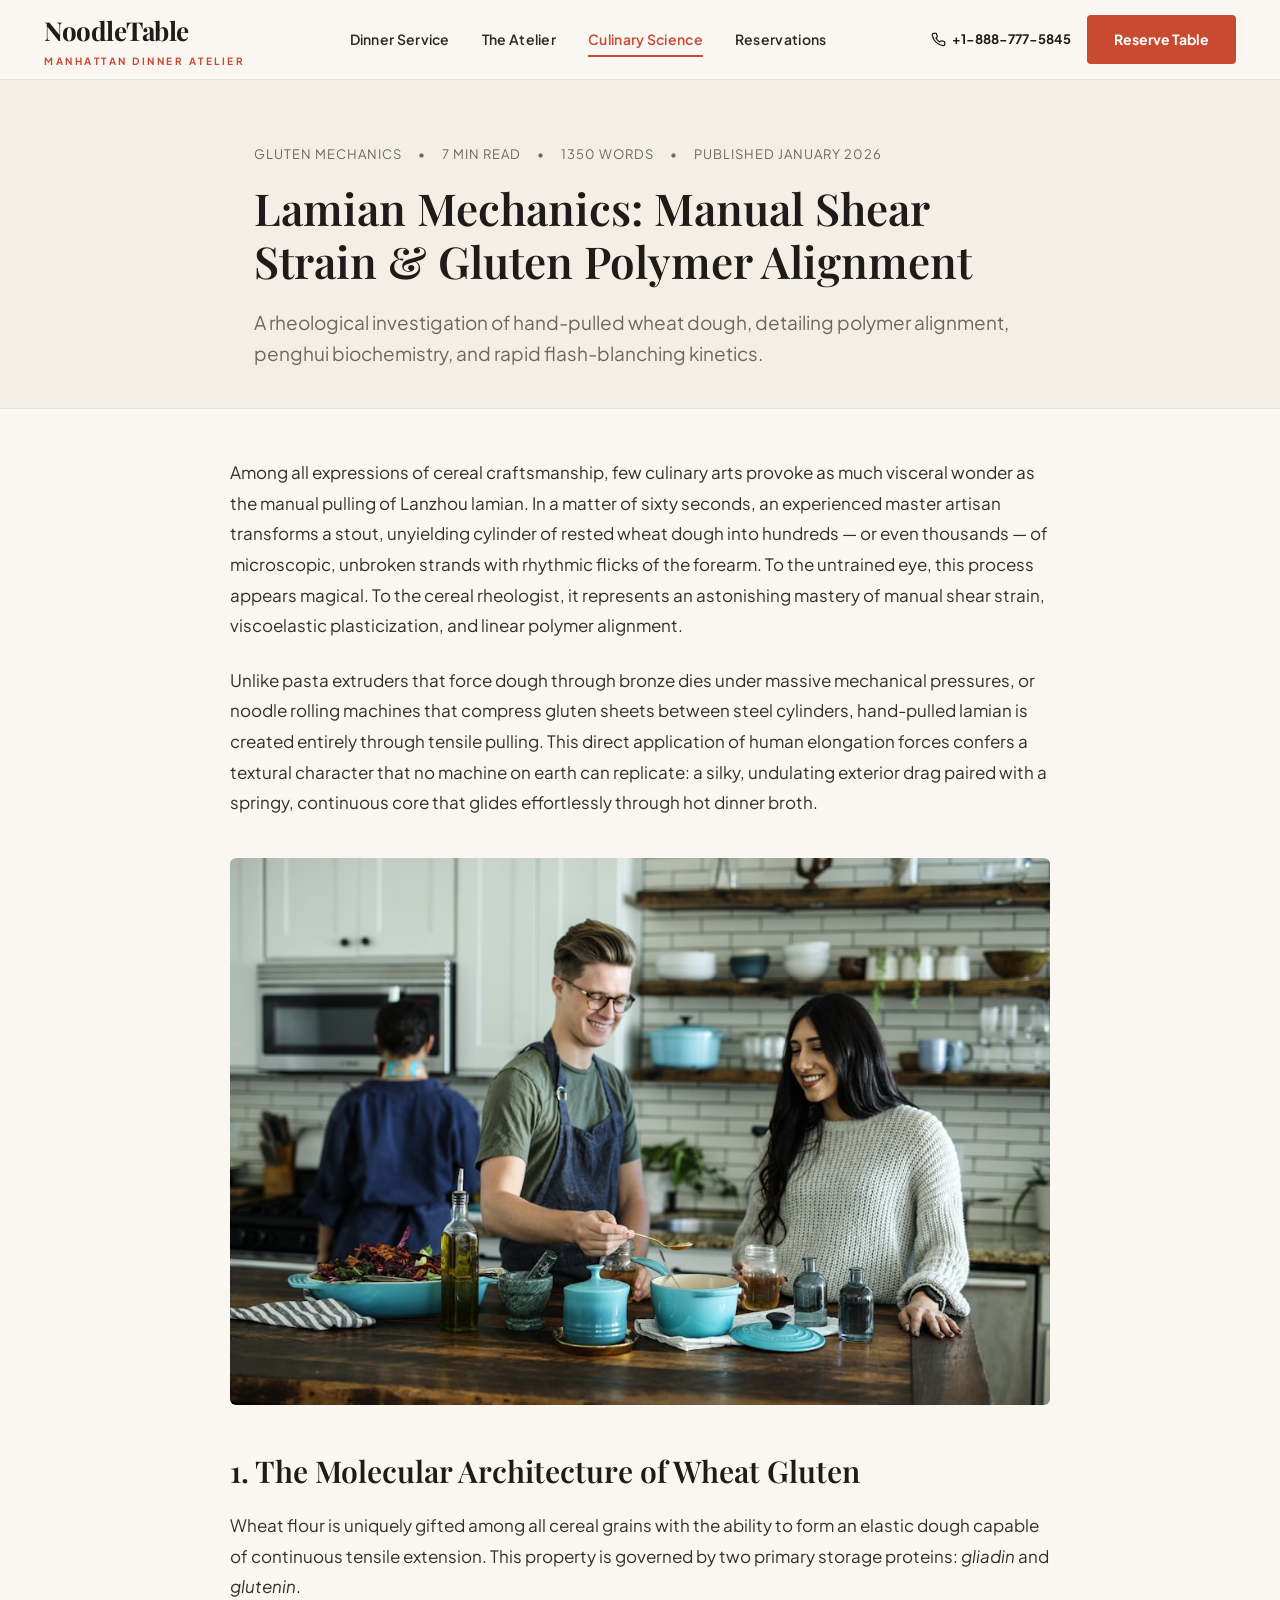
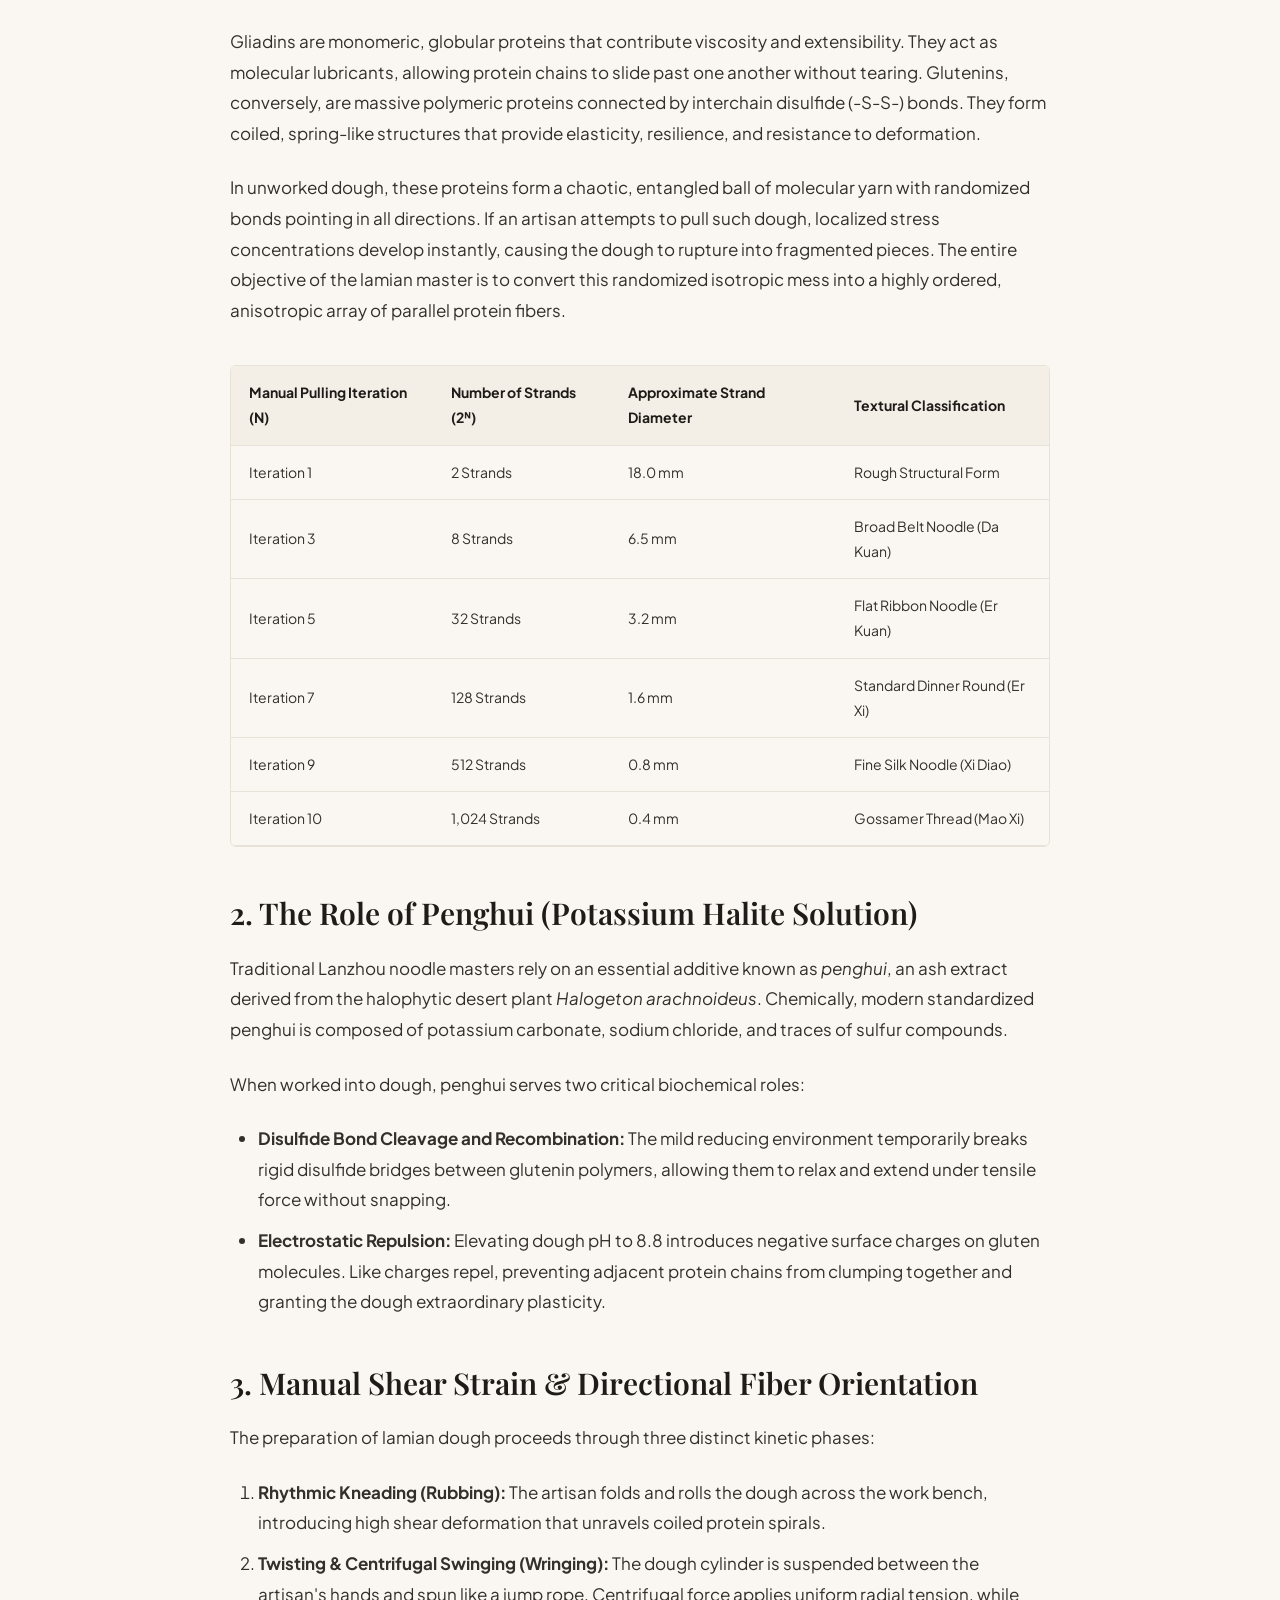
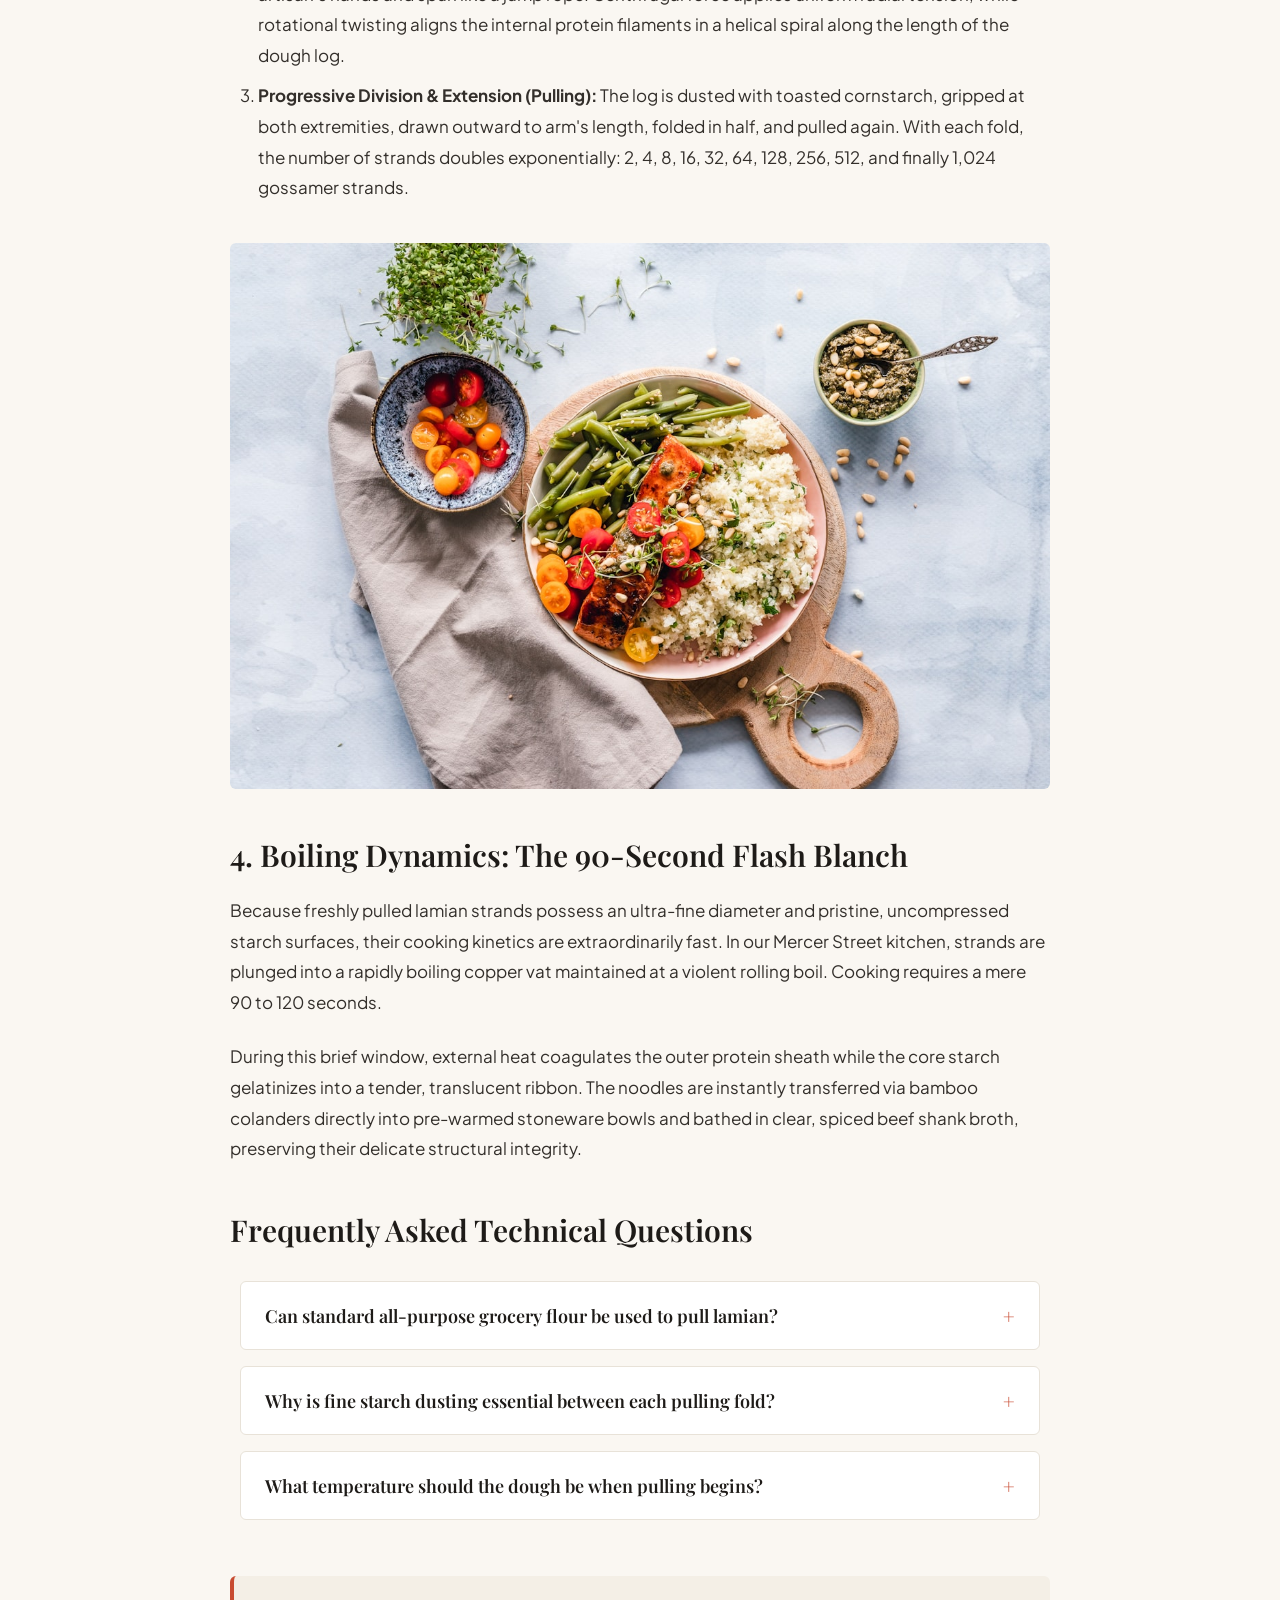
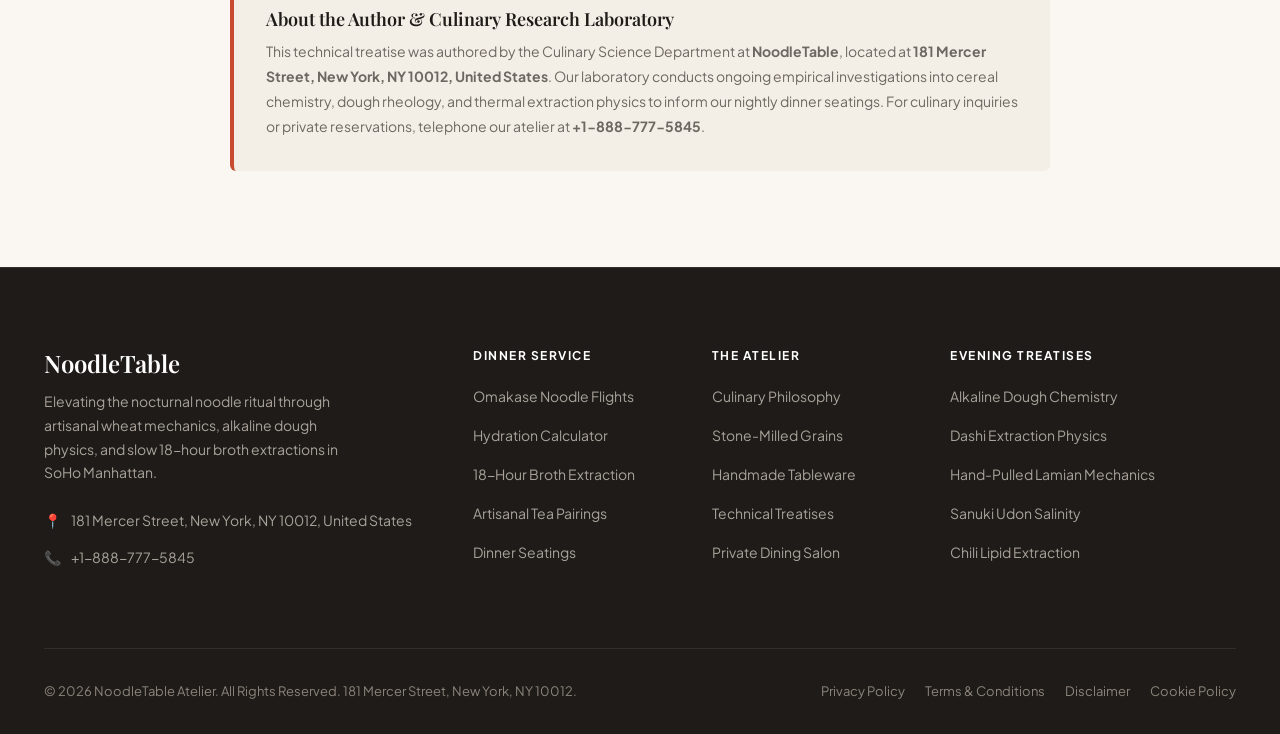
<file: blog/hand-pulled-lamian-gluten-alignment-techniques.html>
<!DOCTYPE html>
<html lang="en">
<head>
  <meta charset="UTF-8">
  <meta name="viewport" content="width=device-width, initial-scale=1.0">
  <title>Lamian Mechanics: Manual Shear Strain & Gluten Polymer Alignment | NoodleTable Science</title>
  <meta name="description" content="A rheological investigation of hand-pulled wheat dough, detailing polymer alignment, penghui biochemistry, and rapid flash-blanching kinetics.">
  <link rel="canonical" href="https://noodletable.com/blog/hand-pulled-lamian-gluten-alignment-techniques.html">
  
  <!-- Google Analytics Tag G-0LY0HY7L01 -->
  <script async src="https://www.googletagmanager.com/gtag/js?id=G-0LY0HY7L01"></script>
  <script>
    window.dataLayer = window.dataLayer || [];
    function gtag(){dataLayer.push(arguments);}
    gtag('js', new Date());
    gtag('config', 'G-0LY0HY7L01');
  </script>

  <!-- Google Fonts via link tag strictly -->
  <link rel="preconnect" href="https://fonts.googleapis.com">
  <link rel="preconnect" href="https://fonts.gstatic.com" crossorigin>
  <link href="https://fonts.googleapis.com/css2?family=Playfair+Display:ital,wght@0,500;0,600;0,700;1,400&family=Plus+Jakarta+Sans:wght@400;500;600;700&display=swap" rel="stylesheet">
  
  <link rel="stylesheet" href="../assets/css/style.css">
  <script src="../assets/js/main.js" defer></script>
</head>
<body>
  <header class="site-header">
    <div class="container header-inner">
      <a href="../index.php" class="brand-logo" aria-label="NoodleTable Home">
        <span class="brand-name">NoodleTable</span>
        <span class="brand-sub">Manhattan Dinner Atelier</span>
      </a>
      <nav class="desktop-nav" aria-label="Main Navigation">
        <a href="../index.php" class="nav-link ">Dinner Service</a>
        <a href="../about.html" class="nav-link ">The Atelier</a>
        <a href="../blog.html" class="nav-link active">Culinary Science</a>
        <a href="../contact.html" class="nav-link ">Reservations</a>
      </nav>
      <div class="header-actions">
        <a href="tel:+18887775845" class="header-phone-link">
          <svg width="15" height="15" viewBox="0 0 24 24" fill="none" stroke="currentColor" stroke-width="2"><path d="M22 16.92v3a2 2 0 0 1-2.18 2 19.79 19.79 0 0 1-8.63-3.07 19.5 19.5 0 0 1-6-6 19.79 19.79 0 0 1-3.07-8.67A2 2 0 0 1 4.11 2h3a2 2 0 0 1 2 1.72 12.84 12.84 0 0 0 .7 2.81 2 2 0 0 1-.45 2.11L8.09 9.91a16 16 0 0 0 6 6l1.27-1.27a2 2 0 0 1 2.11-.45 12.84 12.84 0 0 0 2.81.7A2 2 0 0 1 22 16.92z"></path></svg>
          <span>+1-888-777-5845</span>
        </a>
        <a href="../contact.html" class="btn btn-primary">Reserve Table</a>
        <button class="mobile-toggle" id="mobile-toggle" aria-label="Open Navigation Drawer">
          <span class="hamburger-line"></span>
          <span class="hamburger-line"></span>
          <span class="hamburger-line"></span>
        </button>
      </div>
    </div>
  </header>

  <div class="mobile-drawer-backdrop" id="mobile-drawer-backdrop"></div>
  <div class="mobile-drawer" id="mobile-drawer" aria-label="Mobile Navigation">
    <div class="mobile-drawer-header">
      <div class="brand-logo">
        <span class="brand-name">NoodleTable</span>
        <span class="brand-sub">Dinner Atelier</span>
      </div>
      <button id="drawer-close" aria-label="Close Navigation Drawer" style="background:none;border:none;font-size:24px;cursor:pointer;">&times;</button>
    </div>
    <div class="mobile-nav-links">
      <a href="../index.php">Dinner Service</a>
      <a href="../about.html">The Atelier &amp; Craft</a>
      <a href="../blog.html">Culinary Science &amp; Treatises</a>
      <a href="../contact.html">Table Reservations</a>
      <a href="../privacy-policy.html">Privacy Policy</a>
      <a href="../terms-and-conditions.html">Terms &amp; Conditions</a>
    </div>
    <div class="drawer-contact-info">
      <p><strong>NoodleTable Atelier</strong></p>
      <p>181 Mercer Street, New York, NY 10012, United States</p>
      <p style="margin-top:8px;"><strong>Concierge:</strong> +1-888-777-5845</p>
      <p style="font-size:11px; margin-top:8px;">Dinner Seatings: Wed–Sun, 5:30 PM &amp; 8:15 PM</p>
    </div>
  </div>
  <main>
    <article>
      <header class="article-header">
        <div class="container article-header-inner">
          <div class="article-meta">
            <span>Gluten Mechanics</span> &bull;
            <span>7 Min Read</span> &bull;
            <span>1350 Words</span> &bull;
            <span>Published January 2026</span>
          </div>
          <h1 class="article-title">Lamian Mechanics: Manual Shear Strain & Gluten Polymer Alignment</h1>
          <p class="article-lead">A rheological investigation of hand-pulled wheat dough, detailing polymer alignment, penghui biochemistry, and rapid flash-blanching kinetics.</p>
        </div>
      </header>

      <div class="container">
        <div class="article-body">
          
<p>Among all expressions of cereal craftsmanship, few culinary arts provoke as much visceral wonder as the manual pulling of Lanzhou lamian. In a matter of sixty seconds, an experienced master artisan transforms a stout, unyielding cylinder of rested wheat dough into hundreds &mdash; or even thousands &mdash; of microscopic, unbroken strands with rhythmic flicks of the forearm. To the untrained eye, this process appears magical. To the cereal rheologist, it represents an astonishing mastery of manual shear strain, viscoelastic plasticization, and linear polymer alignment.</p>

<p>Unlike pasta extruders that force dough through bronze dies under massive mechanical pressures, or noodle rolling machines that compress gluten sheets between steel cylinders, hand-pulled lamian is created entirely through tensile pulling. This direct application of human elongation forces confers a textural character that no machine on earth can replicate: a silky, undulating exterior drag paired with a springy, continuous core that glides effortlessly through hot dinner broth.</p>

<div style="margin:40px 0;">
  <img src="../assets/images/chef_hand_pulling_noodle_pass.jpg" alt="Artisan chef stretching and folding fresh lamian dough" style="border-radius:6px;">
</div>

<h2>1. The Molecular Architecture of Wheat Gluten</h2>
<p>Wheat flour is uniquely gifted among all cereal grains with the ability to form an elastic dough capable of continuous tensile extension. This property is governed by two primary storage proteins: <em>gliadin</em> and <em>glutenin</em>.</p>

<p>Gliadins are monomeric, globular proteins that contribute viscosity and extensibility. They act as molecular lubricants, allowing protein chains to slide past one another without tearing. Glutenins, conversely, are massive polymeric proteins connected by interchain disulfide (-S-S-) bonds. They form coiled, spring-like structures that provide elasticity, resilience, and resistance to deformation.</p>

<p>In unworked dough, these proteins form a chaotic, entangled ball of molecular yarn with randomized bonds pointing in all directions. If an artisan attempts to pull such dough, localized stress concentrations develop instantly, causing the dough to rupture into fragmented pieces. The entire objective of the lamian master is to convert this randomized isotropic mess into a highly ordered, anisotropic array of parallel protein fibers.</p>

<div class="article-table-wrap">
  <table class="data-table">
    <thead>
      <tr>
        <th>Manual Pulling Iteration (N)</th>
        <th>Number of Strands (2ᴺ)</th>
        <th>Approximate Strand Diameter</th>
        <th>Textural Classification</th>
      </tr>
    </thead>
    <tbody>
      <tr>
        <td>Iteration 1</td>
        <td>2 Strands</td>
        <td>18.0 mm</td>
        <td>Rough Structural Form</td>
      </tr>
      <tr>
        <td>Iteration 3</td>
        <td>8 Strands</td>
        <td>6.5 mm</td>
        <td>Broad Belt Noodle (Da Kuan)</td>
      </tr>
      <tr>
        <td>Iteration 5</td>
        <td>32 Strands</td>
        <td>3.2 mm</td>
        <td>Flat Ribbon Noodle (Er Kuan)</td>
      </tr>
      <tr>
        <td>Iteration 7</td>
        <td>128 Strands</td>
        <td>1.6 mm</td>
        <td>Standard Dinner Round (Er Xi)</td>
      </tr>
      <tr>
        <td>Iteration 9</td>
        <td>512 Strands</td>
        <td>0.8 mm</td>
        <td>Fine Silk Noodle (Xi Diao)</td>
      </tr>
      <tr>
        <td>Iteration 10</td>
        <td>1,024 Strands</td>
        <td>0.4 mm</td>
        <td>Gossamer Thread (Mao Xi)</td>
      </tr>
    </tbody>
  </table>
</div>

<h2>2. The Role of Penghui (Potassium Halite Solution)</h2>
<p>Traditional Lanzhou noodle masters rely on an essential additive known as <em>penghui</em>, an ash extract derived from the halophytic desert plant <em>Halogeton arachnoideus</em>. Chemically, modern standardized penghui is composed of potassium carbonate, sodium chloride, and traces of sulfur compounds.</p>

<p>When worked into dough, penghui serves two critical biochemical roles:</p>
<ul>
  <li><strong>Disulfide Bond Cleavage and Recombination:</strong> The mild reducing environment temporarily breaks rigid disulfide bridges between glutenin polymers, allowing them to relax and extend under tensile force without snapping.</li>
  <li><strong>Electrostatic Repulsion:</strong> Elevating dough pH to 8.8 introduces negative surface charges on gluten molecules. Like charges repel, preventing adjacent protein chains from clumping together and granting the dough extraordinary plasticity.</li>
</ul>

<h2>3. Manual Shear Strain &amp; Directional Fiber Orientation</h2>
<p>The preparation of lamian dough proceeds through three distinct kinetic phases:</p>
<ol>
  <li><strong>Rhythmic Kneading (Rubbing):</strong> The artisan folds and rolls the dough across the work bench, introducing high shear deformation that unravels coiled protein spirals.</li>
  <li><strong>Twisting &amp; Centrifugal Swinging (Wringing):</strong> The dough cylinder is suspended between the artisan's hands and spun like a jump rope. Centrifugal force applies uniform radial tension, while rotational twisting aligns the internal protein filaments in a helical spiral along the length of the dough log.</li>
  <li><strong>Progressive Division &amp; Extension (Pulling):</strong> The log is dusted with toasted cornstarch, gripped at both extremities, drawn outward to arm's length, folded in half, and pulled again. With each fold, the number of strands doubles exponentially: 2, 4, 8, 16, 32, 64, 128, 256, 512, and finally 1,024 gossamer strands.</li>
</ol>

<div style="margin:40px 0;">
  <img src="../assets/images/braised_beef_shank_noodle_entree.jpg" alt="Braised beef shank over hand pulled ribbon lamian" style="border-radius:6px;">
</div>

<h2>4. Boiling Dynamics: The 90-Second Flash Blanch</h2>
<p>Because freshly pulled lamian strands possess an ultra-fine diameter and pristine, uncompressed starch surfaces, their cooking kinetics are extraordinarily fast. In our Mercer Street kitchen, strands are plunged into a rapidly boiling copper vat maintained at a violent rolling boil. Cooking requires a mere 90 to 120 seconds.</p>
<p>During this brief window, external heat coagulates the outer protein sheath while the core starch gelatinizes into a tender, translucent ribbon. The noodles are instantly transferred via bamboo colanders directly into pre-warmed stoneware bowls and bathed in clear, spiced beef shank broth, preserving their delicate structural integrity.</p>

<h2>Frequently Asked Technical Questions</h2>
<div class="faq-grid" style="margin-top:32px;">
  <div class="faq-item">
    <button class="faq-question">
      <span>Can standard all-purpose grocery flour be used to pull lamian?</span>
      <span class="faq-toggle-icon">+</span>
    </button>
    <div class="faq-answer">
      <p>Standard grocery flours lack both the required 13.5% protein concentration and the specific glutenin-to-gliadin ratio necessary for multiple tensile folds. Without dedicated high-protein unbleached hard red wheat, dough will rupture by the fourth or fifth pull.</p>
    </div>
  </div>
  <div class="faq-item">
    <button class="faq-question">
      <span>Why is fine starch dusting essential between each pulling fold?</span>
      <span class="faq-toggle-icon">+</span>
    </button>
    <div class="faq-answer">
      <p>Without an intervening layer of fine corn or potato starch, the exposed, tacky gluten surfaces of newly divided strands would fuse instantly back into a solid mass upon contact. The starch forms a dry barrier that prevents agglomeration.</p>
    </div>
  </div>
  <div class="faq-item">
    <button class="faq-question">
      <span>What temperature should the dough be when pulling begins?</span>
      <span class="faq-toggle-icon">+</span>
    </button>
    <div class="faq-answer">
      <p>Lamian dough must be maintained at an internal core temperature between 22°C and 25°C. Cold dough stiffens gluten proteins, causing premature breakage, while overly warm dough turns slack and loses structural resilience.</p>
    </div>
  </div>
</div>


          <div class="author-bio-card">
            <h4>About the Author &amp; Culinary Research Laboratory</h4>
            <p>This technical treatise was authored by the Culinary Science Department at <strong>NoodleTable</strong>, located at <strong>181 Mercer Street, New York, NY 10012, United States</strong>. Our laboratory conducts ongoing empirical investigations into cereal chemistry, dough rheology, and thermal extraction physics to inform our nightly dinner seatings. For culinary inquiries or private reservations, telephone our atelier at <strong>+1-888-777-5845</strong>.</p>
          </div>
        </div>
      </div>
    </article>
  </main>
  
  <!-- JSON-LD Article Schema -->
  <script type="application/ld+json">
  {
  "@context": "https://schema.org",
  "@type": "TechArticle",
  "headline": "Lamian Mechanics: Manual Shear Strain & Gluten Polymer Alignment",
  "description": "A rheological investigation of hand-pulled wheat dough, detailing polymer alignment, penghui biochemistry, and rapid flash-blanching kinetics.",
  "author": {
    "@type": "Organization",
    "name": "NoodleTable Culinary Science Laboratory",
    "url": "https://noodletable.com"
  },
  "publisher": {
    "@type": "Organization",
    "name": "NoodleTable",
    "logo": {
      "@type": "ImageObject",
      "url": "https://noodletable.com/assets/images/hero_handcrafted_dinner_noodles.jpg"
    }
  },
  "datePublished": "2026-01-16",
  "dateModified": "2026-01-16"
}
  </script>
  <footer class="site-footer">
    <div class="container">
      <div class="footer-grid">
        <div class="footer-brand">
          <h3>NoodleTable</h3>
          <p>Elevating the nocturnal noodle ritual through artisanal wheat mechanics, alkaline dough physics, and slow 18-hour broth extractions in SoHo Manhattan.</p>
          <div class="contact-item">
            <span>📍</span>
            <span>181 Mercer Street, New York, NY 10012, United States</span>
          </div>
          <div class="contact-item">
            <span>📞</span>
            <a href="tel:+18887775845" style="color:#A9A29A;">+1-888-777-5845</a>
          </div>
        </div>
        <div>
          <h4 class="footer-title">Dinner Service</h4>
          <ul class="footer-links">
            <li><a href="../index.php#tasting-menu">Omakase Noodle Flights</a></li>
            <li><a href="../index.php#calculator">Hydration Calculator</a></li>
            <li><a href="../index.php#broth-lab">18-Hour Broth Extraction</a></li>
            <li><a href="../index.php#botanicals">Artisanal Tea Pairings</a></li>
            <li><a href="../contact.html">Dinner Seatings</a></li>
          </ul>
        </div>
        <div>
          <h4 class="footer-title">The Atelier</h4>
          <ul class="footer-links">
            <li><a href="../about.html">Culinary Philosophy</a></li>
            <li><a href="../about.html#grains">Stone-Milled Grains</a></li>
            <li><a href="../about.html#ceramics">Handmade Tableware</a></li>
            <li><a href="../blog.html">Technical Treatises</a></li>
            <li><a href="../contact.html">Private Dining Salon</a></li>
          </ul>
        </div>
        <div>
          <h4 class="footer-title">Evening Treatises</h4>
          <ul class="footer-links">
            <li><a href="../blog/alkaline-dough-chemistry-kansui-noodle-elasticity.html">Alkaline Dough Chemistry</a></li>
            <li><a href="../blog/dashi-extraction-physics-kombu-bonito-umami.html">Dashi Extraction Physics</a></li>
            <li><a href="../blog/hand-pulled-lamian-gluten-alignment-techniques.html">Hand-Pulled Lamian Mechanics</a></li>
            <li><a href="../blog/sanuki-udon-water-salinity-kneading-dynamics.html">Sanuki Udon Salinity</a></li>
            <li><a href="../blog/szechuan-chili-crisp-lipid-infusion-science.html">Chili Lipid Extraction</a></li>
          </ul>
        </div>
      </div>
      <div class="footer-bottom">
        <p>&copy; 2026 NoodleTable Atelier. All Rights Reserved. 181 Mercer Street, New York, NY 10012.</p>
        <div class="footer-legal-links">
          <a href="../privacy-policy.html">Privacy Policy</a>
          <a href="../terms-and-conditions.html">Terms &amp; Conditions</a>
          <a href="../disclaimer.html">Disclaimer</a>
          <a href="../cookie-policy.html">Cookie Policy</a>
        </div>
      </div>
    </div>
  </footer>
</body>
</html>
</file>
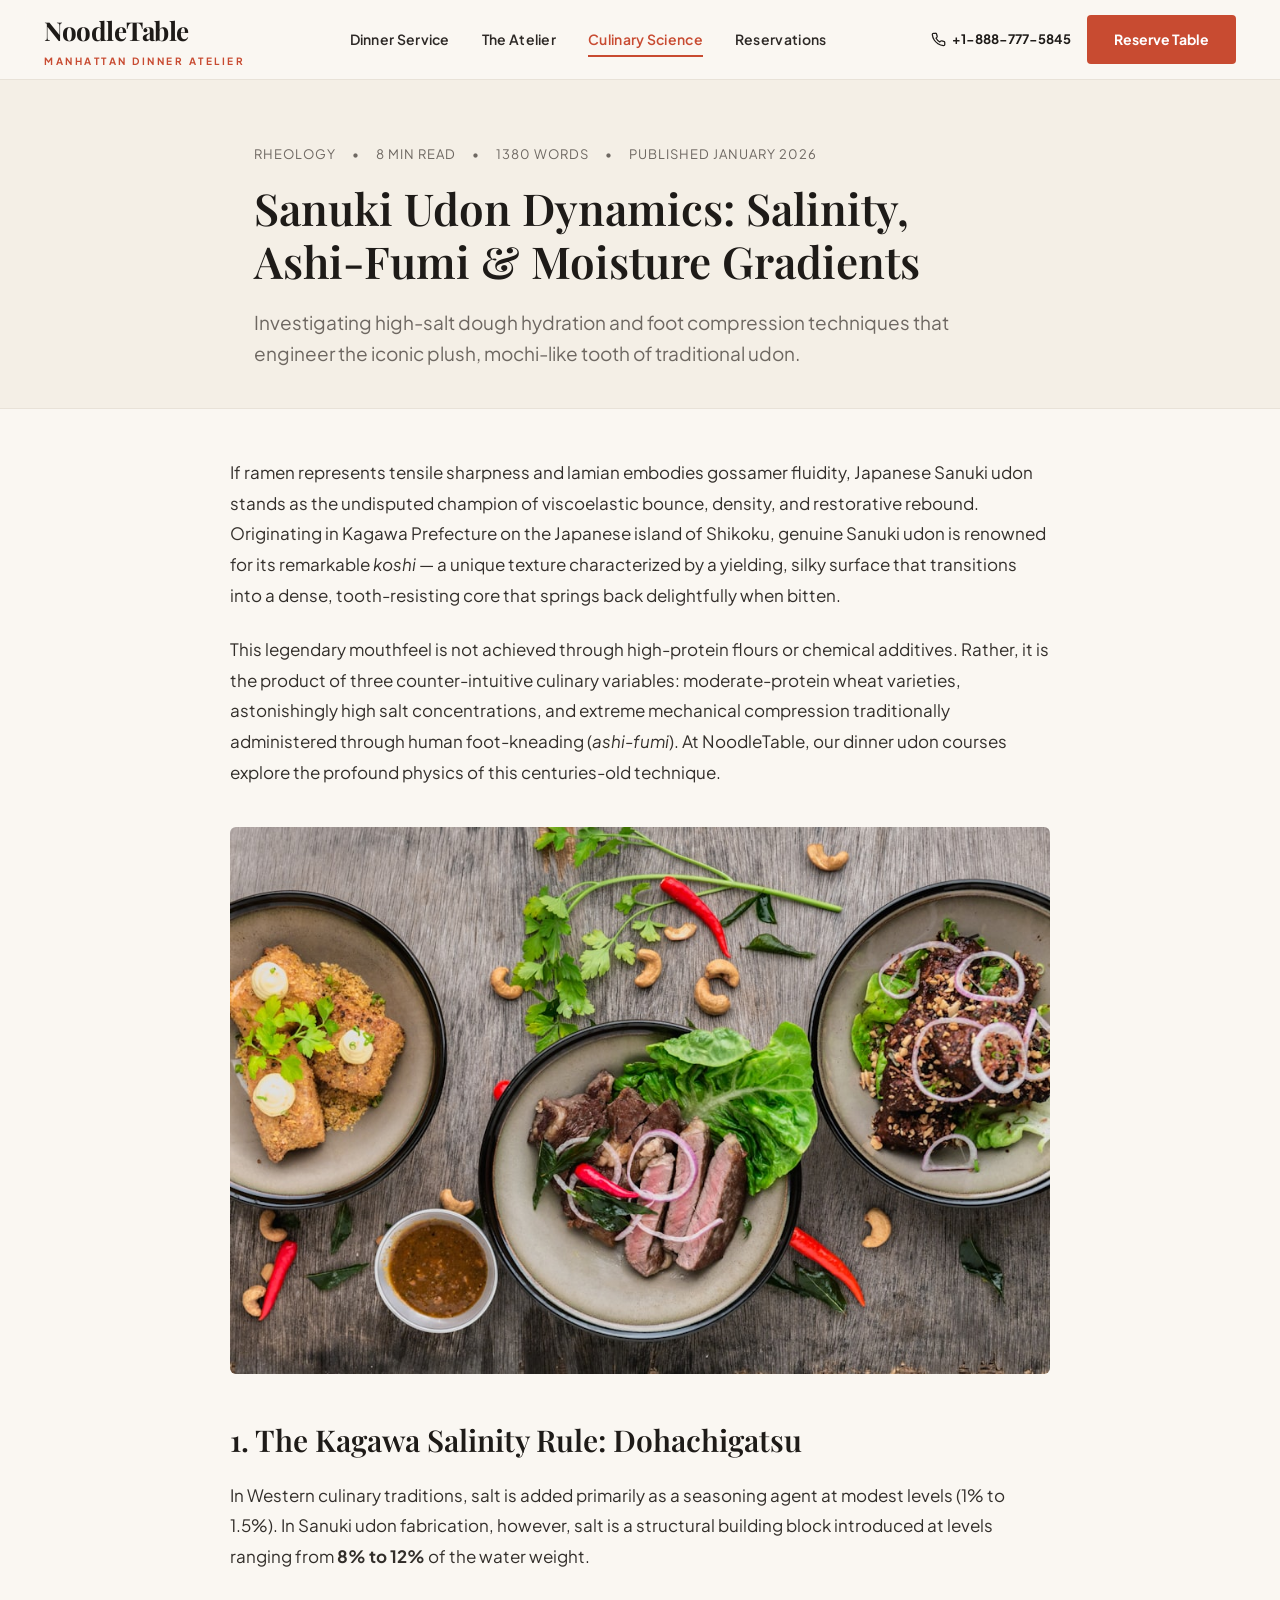
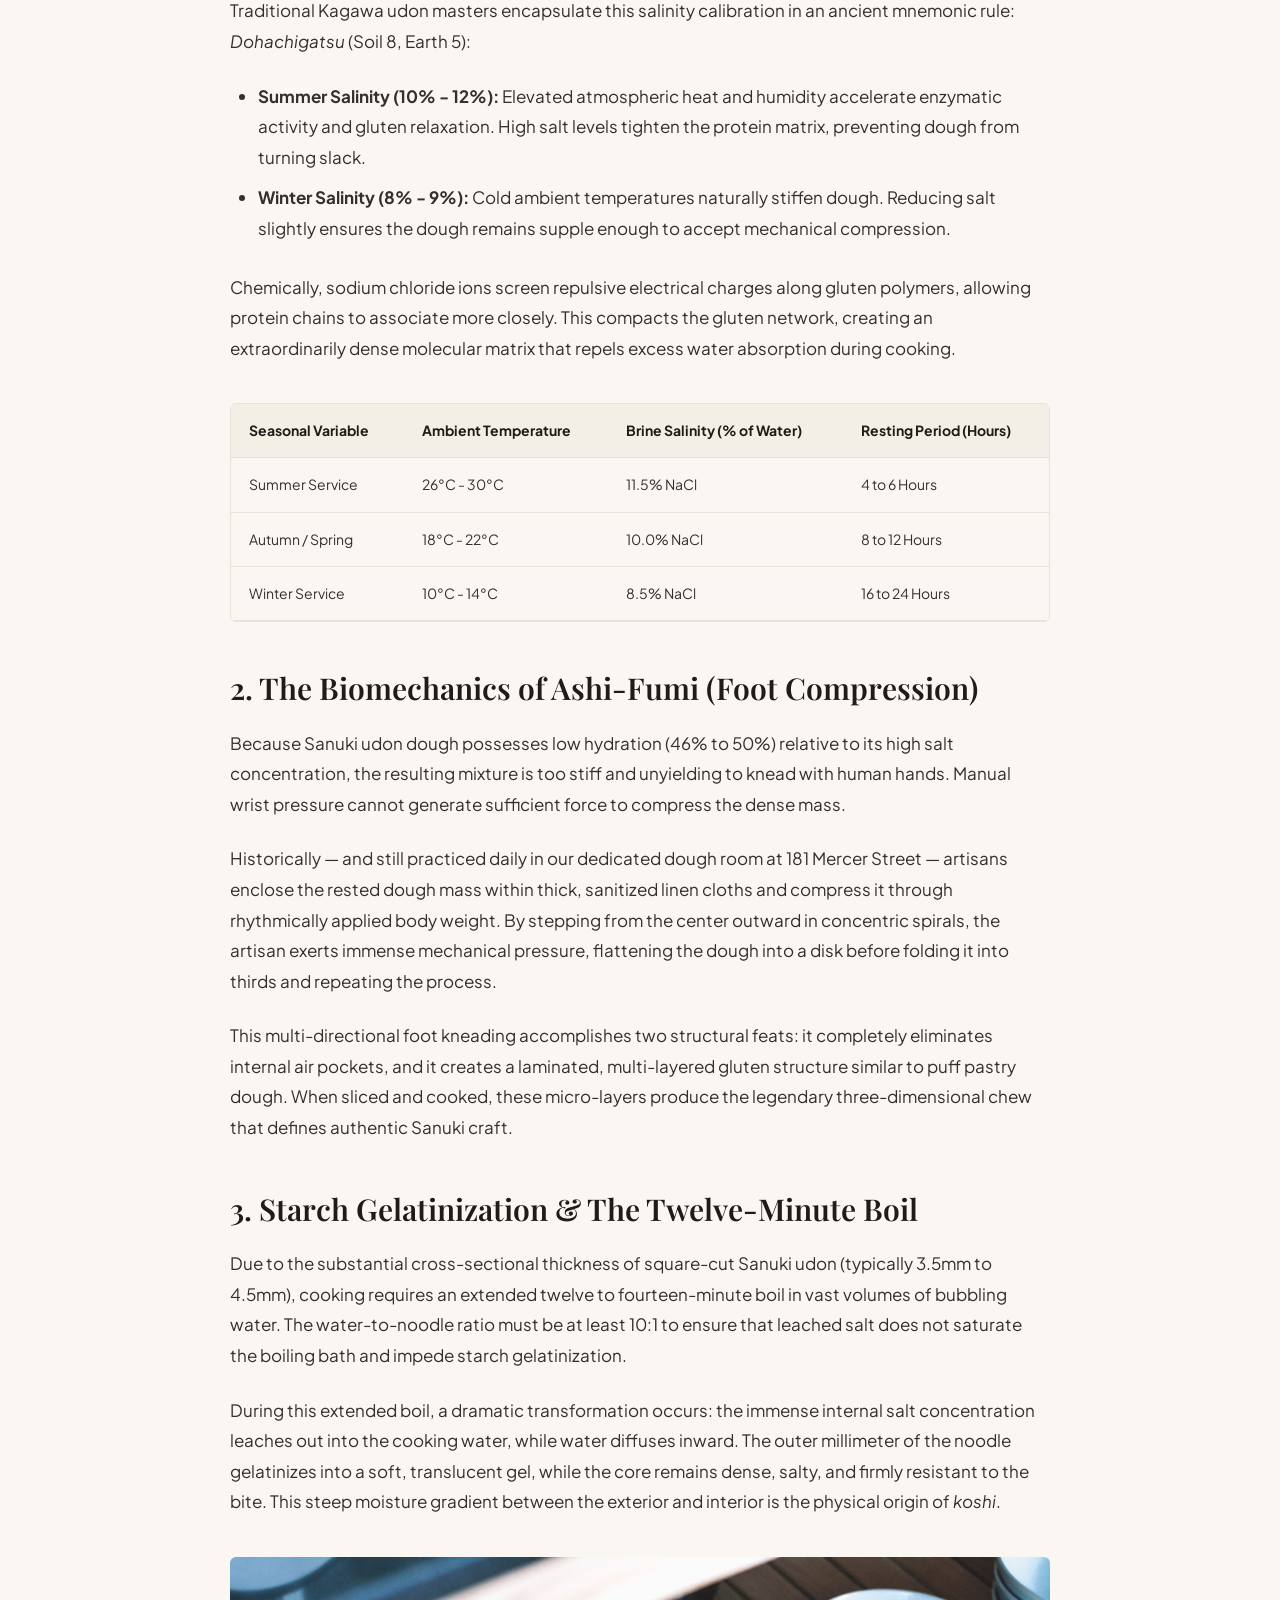
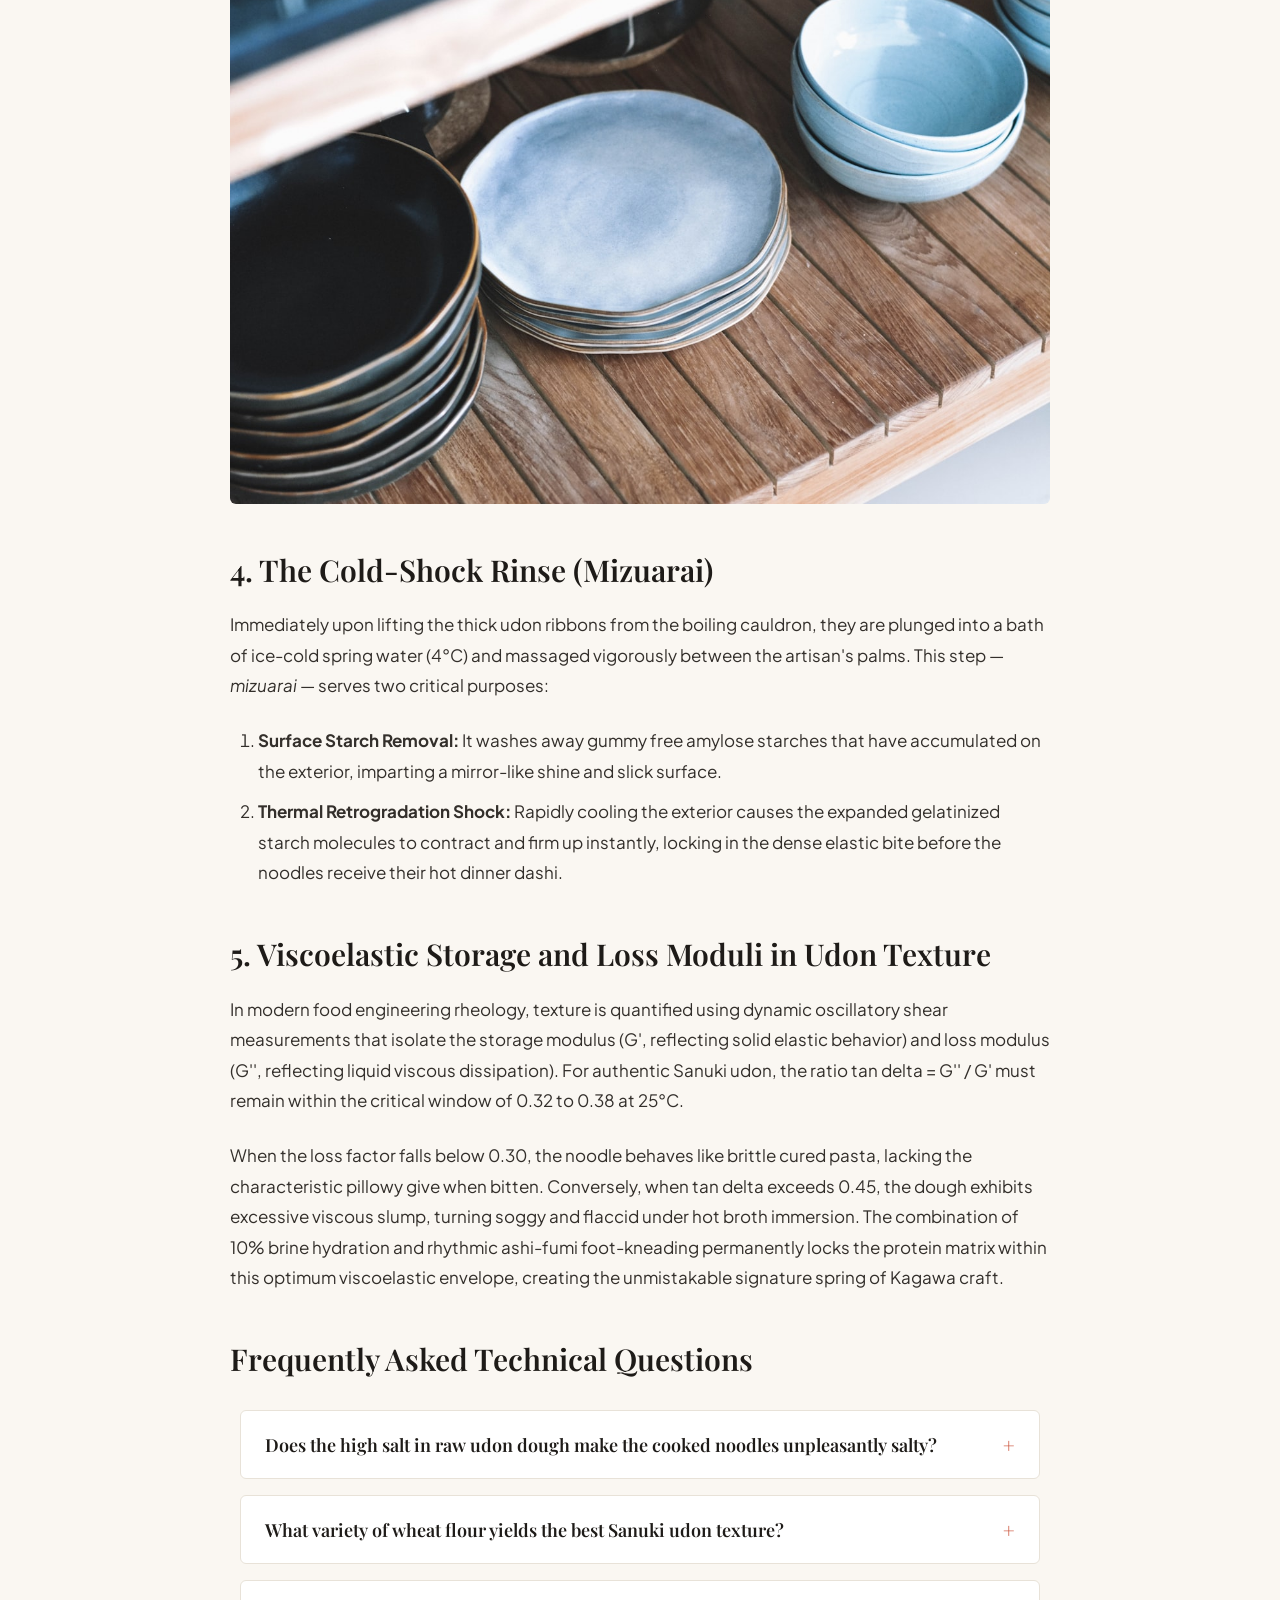
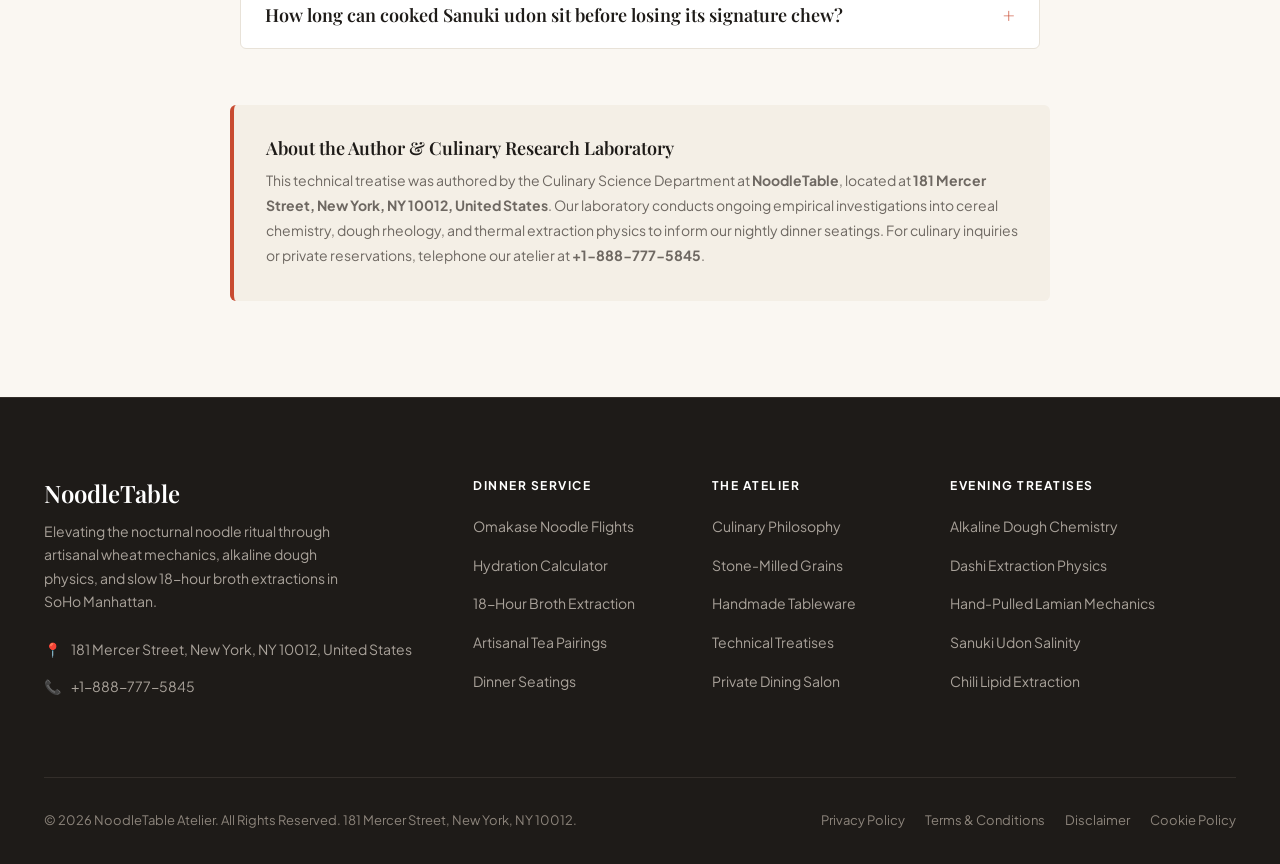
<file: blog/sanuki-udon-water-salinity-kneading-dynamics.html>
<!DOCTYPE html>
<html lang="en">
<head>
  <meta charset="UTF-8">
  <meta name="viewport" content="width=device-width, initial-scale=1.0">
  <title>Sanuki Udon Dynamics: Salinity, Ashi-Fumi & Moisture Gradients | NoodleTable Science</title>
  <meta name="description" content="Investigating high-salt dough hydration and foot compression techniques that engineer the iconic plush, mochi-like tooth of traditional udon.">
  <link rel="canonical" href="https://noodletable.com/blog/sanuki-udon-water-salinity-kneading-dynamics.html">
  
  <!-- Google Analytics Tag G-0LY0HY7L01 -->
  <script async src="https://www.googletagmanager.com/gtag/js?id=G-0LY0HY7L01"></script>
  <script>
    window.dataLayer = window.dataLayer || [];
    function gtag(){dataLayer.push(arguments);}
    gtag('js', new Date());
    gtag('config', 'G-0LY0HY7L01');
  </script>

  <!-- Google Fonts via link tag strictly -->
  <link rel="preconnect" href="https://fonts.googleapis.com">
  <link rel="preconnect" href="https://fonts.gstatic.com" crossorigin>
  <link href="https://fonts.googleapis.com/css2?family=Playfair+Display:ital,wght@0,500;0,600;0,700;1,400&family=Plus+Jakarta+Sans:wght@400;500;600;700&display=swap" rel="stylesheet">
  
  <link rel="stylesheet" href="../assets/css/style.css">
  <script src="../assets/js/main.js" defer></script>
</head>
<body>
  <header class="site-header">
    <div class="container header-inner">
      <a href="../index.php" class="brand-logo" aria-label="NoodleTable Home">
        <span class="brand-name">NoodleTable</span>
        <span class="brand-sub">Manhattan Dinner Atelier</span>
      </a>
      <nav class="desktop-nav" aria-label="Main Navigation">
        <a href="../index.php" class="nav-link ">Dinner Service</a>
        <a href="../about.html" class="nav-link ">The Atelier</a>
        <a href="../blog.html" class="nav-link active">Culinary Science</a>
        <a href="../contact.html" class="nav-link ">Reservations</a>
      </nav>
      <div class="header-actions">
        <a href="tel:+18887775845" class="header-phone-link">
          <svg width="15" height="15" viewBox="0 0 24 24" fill="none" stroke="currentColor" stroke-width="2"><path d="M22 16.92v3a2 2 0 0 1-2.18 2 19.79 19.79 0 0 1-8.63-3.07 19.5 19.5 0 0 1-6-6 19.79 19.79 0 0 1-3.07-8.67A2 2 0 0 1 4.11 2h3a2 2 0 0 1 2 1.72 12.84 12.84 0 0 0 .7 2.81 2 2 0 0 1-.45 2.11L8.09 9.91a16 16 0 0 0 6 6l1.27-1.27a2 2 0 0 1 2.11-.45 12.84 12.84 0 0 0 2.81.7A2 2 0 0 1 22 16.92z"></path></svg>
          <span>+1-888-777-5845</span>
        </a>
        <a href="../contact.html" class="btn btn-primary">Reserve Table</a>
        <button class="mobile-toggle" id="mobile-toggle" aria-label="Open Navigation Drawer">
          <span class="hamburger-line"></span>
          <span class="hamburger-line"></span>
          <span class="hamburger-line"></span>
        </button>
      </div>
    </div>
  </header>

  <div class="mobile-drawer-backdrop" id="mobile-drawer-backdrop"></div>
  <div class="mobile-drawer" id="mobile-drawer" aria-label="Mobile Navigation">
    <div class="mobile-drawer-header">
      <div class="brand-logo">
        <span class="brand-name">NoodleTable</span>
        <span class="brand-sub">Dinner Atelier</span>
      </div>
      <button id="drawer-close" aria-label="Close Navigation Drawer" style="background:none;border:none;font-size:24px;cursor:pointer;">&times;</button>
    </div>
    <div class="mobile-nav-links">
      <a href="../index.php">Dinner Service</a>
      <a href="../about.html">The Atelier &amp; Craft</a>
      <a href="../blog.html">Culinary Science &amp; Treatises</a>
      <a href="../contact.html">Table Reservations</a>
      <a href="../privacy-policy.html">Privacy Policy</a>
      <a href="../terms-and-conditions.html">Terms &amp; Conditions</a>
    </div>
    <div class="drawer-contact-info">
      <p><strong>NoodleTable Atelier</strong></p>
      <p>181 Mercer Street, New York, NY 10012, United States</p>
      <p style="margin-top:8px;"><strong>Concierge:</strong> +1-888-777-5845</p>
      <p style="font-size:11px; margin-top:8px;">Dinner Seatings: Wed–Sun, 5:30 PM &amp; 8:15 PM</p>
    </div>
  </div>
  <main>
    <article>
      <header class="article-header">
        <div class="container article-header-inner">
          <div class="article-meta">
            <span>Rheology</span> &bull;
            <span>8 Min Read</span> &bull;
            <span>1380 Words</span> &bull;
            <span>Published January 2026</span>
          </div>
          <h1 class="article-title">Sanuki Udon Dynamics: Salinity, Ashi-Fumi & Moisture Gradients</h1>
          <p class="article-lead">Investigating high-salt dough hydration and foot compression techniques that engineer the iconic plush, mochi-like tooth of traditional udon.</p>
        </div>
      </header>

      <div class="container">
        <div class="article-body">
          
<p>If ramen represents tensile sharpness and lamian embodies gossamer fluidity, Japanese Sanuki udon stands as the undisputed champion of viscoelastic bounce, density, and restorative rebound. Originating in Kagawa Prefecture on the Japanese island of Shikoku, genuine Sanuki udon is renowned for its remarkable <em>koshi</em> &mdash; a unique texture characterized by a yielding, silky surface that transitions into a dense, tooth-resisting core that springs back delightfully when bitten.</p>

<p>This legendary mouthfeel is not achieved through high-protein flours or chemical additives. Rather, it is the product of three counter-intuitive culinary variables: moderate-protein wheat varieties, astonishingly high salt concentrations, and extreme mechanical compression traditionally administered through human foot-kneading (<em>ashi-fumi</em>). At NoodleTable, our dinner udon courses explore the profound physics of this centuries-old technique.</p>

<div style="margin:40px 0;">
  <img src="../assets/images/claypot_braised_noodle_hotpot.jpg" alt="Sanuki Udon bubbling in hotpot with dashi" style="border-radius:6px;">
</div>

<h2>1. The Kagawa Salinity Rule: Dohachigatsu</h2>
<p>In Western culinary traditions, salt is added primarily as a seasoning agent at modest levels (1% to 1.5%). In Sanuki udon fabrication, however, salt is a structural building block introduced at levels ranging from <strong>8% to 12%</strong> of the water weight.</p>

<p>Traditional Kagawa udon masters encapsulate this salinity calibration in an ancient mnemonic rule: <em>Dohachigatsu</em> (Soil 8, Earth 5):</p>
<ul>
  <li><strong>Summer Salinity (10% - 12%):</strong> Elevated atmospheric heat and humidity accelerate enzymatic activity and gluten relaxation. High salt levels tighten the protein matrix, preventing dough from turning slack.</li>
  <li><strong>Winter Salinity (8% - 9%):</strong> Cold ambient temperatures naturally stiffen dough. Reducing salt slightly ensures the dough remains supple enough to accept mechanical compression.</li>
</ul>

<p>Chemically, sodium chloride ions screen repulsive electrical charges along gluten polymers, allowing protein chains to associate more closely. This compacts the gluten network, creating an extraordinarily dense molecular matrix that repels excess water absorption during cooking.</p>

<div class="article-table-wrap">
  <table class="data-table">
    <thead>
      <tr>
        <th>Seasonal Variable</th>
        <th>Ambient Temperature</th>
        <th>Brine Salinity (% of Water)</th>
        <th>Resting Period (Hours)</th>
      </tr>
    </thead>
    <tbody>
      <tr>
        <td>Summer Service</td>
        <td>26°C - 30°C</td>
        <td>11.5% NaCl</td>
        <td>4 to 6 Hours</td>
      </tr>
      <tr>
        <td>Autumn / Spring</td>
        <td>18°C - 22°C</td>
        <td>10.0% NaCl</td>
        <td>8 to 12 Hours</td>
      </tr>
      <tr>
        <td>Winter Service</td>
        <td>10°C - 14°C</td>
        <td>8.5% NaCl</td>
        <td>16 to 24 Hours</td>
      </tr>
    </tbody>
  </table>
</div>

<h2>2. The Biomechanics of Ashi-Fumi (Foot Compression)</h2>
<p>Because Sanuki udon dough possesses low hydration (46% to 50%) relative to its high salt concentration, the resulting mixture is too stiff and unyielding to knead with human hands. Manual wrist pressure cannot generate sufficient force to compress the dense mass.</p>

<p>Historically &mdash; and still practiced daily in our dedicated dough room at 181 Mercer Street &mdash; artisans enclose the rested dough mass within thick, sanitized linen cloths and compress it through rhythmically applied body weight. By stepping from the center outward in concentric spirals, the artisan exerts immense mechanical pressure, flattening the dough into a disk before folding it into thirds and repeating the process.</p>

<p>This multi-directional foot kneading accomplishes two structural feats: it completely eliminates internal air pockets, and it creates a laminated, multi-layered gluten structure similar to puff pastry dough. When sliced and cooked, these micro-layers produce the legendary three-dimensional chew that defines authentic Sanuki craft.</p>

<h2>3. Starch Gelatinization &amp; The Twelve-Minute Boil</h2>
<p>Due to the substantial cross-sectional thickness of square-cut Sanuki udon (typically 3.5mm to 4.5mm), cooking requires an extended twelve to fourteen-minute boil in vast volumes of bubbling water. The water-to-noodle ratio must be at least 10:1 to ensure that leached salt does not saturate the boiling bath and impede starch gelatinization.</p>

<p>During this extended boil, a dramatic transformation occurs: the immense internal salt concentration leaches out into the cooking water, while water diffuses inward. The outer millimeter of the noodle gelatinizes into a soft, translucent gel, while the core remains dense, salty, and firmly resistant to the bite. This steep moisture gradient between the exterior and interior is the physical origin of <em>koshi</em>.</p>

<div style="margin:40px 0;">
  <img src="../assets/images/handcrafted_ceramic_noodle_bowl_setting.jpg" alt="Thick Sanuki udon noodles served in ceramic bowl" style="border-radius:6px;">
</div>

<h2>4. The Cold-Shock Rinse (Mizuarai)</h2>
<p>Immediately upon lifting the thick udon ribbons from the boiling cauldron, they are plunged into a bath of ice-cold spring water (4°C) and massaged vigorously between the artisan's palms. This step &mdash; <em>mizuarai</em> &mdash; serves two critical purposes:</p>
<ol>
  <li><strong>Surface Starch Removal:</strong> It washes away gummy free amylose starches that have accumulated on the exterior, imparting a mirror-like shine and slick surface.</li>
  <li><strong>Thermal Retrogradation Shock:</strong> Rapidly cooling the exterior causes the expanded gelatinized starch molecules to contract and firm up instantly, locking in the dense elastic bite before the noodles receive their hot dinner dashi.</li>
</ol>

<h2>5. Viscoelastic Storage and Loss Moduli in Udon Texture</h2>
<p>In modern food engineering rheology, texture is quantified using dynamic oscillatory shear measurements that isolate the storage modulus (G', reflecting solid elastic behavior) and loss modulus (G'', reflecting liquid viscous dissipation). For authentic Sanuki udon, the ratio tan delta = G'' / G' must remain within the critical window of 0.32 to 0.38 at 25°C.</p>
<p>When the loss factor falls below 0.30, the noodle behaves like brittle cured pasta, lacking the characteristic pillowy give when bitten. Conversely, when tan delta exceeds 0.45, the dough exhibits excessive viscous slump, turning soggy and flaccid under hot broth immersion. The combination of 10% brine hydration and rhythmic ashi-fumi foot-kneading permanently locks the protein matrix within this optimum viscoelastic envelope, creating the unmistakable signature spring of Kagawa craft.</p>

<h2>Frequently Asked Technical Questions</h2>
<div class="faq-grid" style="margin-top:32px;">
  <div class="faq-item">
    <button class="faq-question">
      <span>Does the high salt in raw udon dough make the cooked noodles unpleasantly salty?</span>
      <span class="faq-toggle-icon">+</span>
    </button>
    <div class="faq-answer">
      <p>No. During the prolonged 12-minute boil, over 85% of the initial sodium chloride leaches out into the surrounding boiling water via osmotic diffusion. The finished noodle retains only a gentle, pleasant seasoning level of approximately 0.8% salt.</p>
    </div>
  </div>
  <div class="faq-item">
    <button class="faq-question">
      <span>What variety of wheat flour yields the best Sanuki udon texture?</span>
      <span class="faq-toggle-icon">+</span>
    </button>
    <div class="faq-answer">
      <p>Australian Standard White (ASW) wheat and Japanese Sanuki no Yume cultivars are ideal. These wheats feature moderate protein (8.5% to 9.5%) with extraordinarily high amylose content and unique swelling capacity that creates a mochi-like spring.</p>
    </div>
  </div>
  <div class="faq-item">
    <button class="faq-question">
      <span>How long can cooked Sanuki udon sit before losing its signature chew?</span>
      <span class="faq-toggle-icon">+</span>
    </button>
    <div class="faq-answer">
      <p>Authentic udon has a strict 15-minute operational lifespan after the cold-shock rinse. Beyond this window, internal moisture equilibrates throughout the strand, destroying the moisture gradient and eliminating the distinct firm core.</p>
    </div>
  </div>
</div>


          <div class="author-bio-card">
            <h4>About the Author &amp; Culinary Research Laboratory</h4>
            <p>This technical treatise was authored by the Culinary Science Department at <strong>NoodleTable</strong>, located at <strong>181 Mercer Street, New York, NY 10012, United States</strong>. Our laboratory conducts ongoing empirical investigations into cereal chemistry, dough rheology, and thermal extraction physics to inform our nightly dinner seatings. For culinary inquiries or private reservations, telephone our atelier at <strong>+1-888-777-5845</strong>.</p>
          </div>
        </div>
      </div>
    </article>
  </main>
  
  <!-- JSON-LD Article Schema -->
  <script type="application/ld+json">
  {
  "@context": "https://schema.org",
  "@type": "TechArticle",
  "headline": "Sanuki Udon Dynamics: Salinity, Ashi-Fumi & Moisture Gradients",
  "description": "A comprehensive study on high-salt hydration, foot-kneading compression, and boiling moisture gradients in authentic Kagawa Sanuki udon.",
  "author": {
    "@type": "Organization",
    "name": "NoodleTable Culinary Science Laboratory",
    "url": "https://noodletable.com"
  },
  "publisher": {
    "@type": "Organization",
    "name": "NoodleTable",
    "logo": {
      "@type": "ImageObject",
      "url": "https://noodletable.com/assets/images/hero_handcrafted_dinner_noodles.jpg"
    }
  },
  "datePublished": "2026-01-18",
  "dateModified": "2026-01-18"
}
  </script>
  <footer class="site-footer">
    <div class="container">
      <div class="footer-grid">
        <div class="footer-brand">
          <h3>NoodleTable</h3>
          <p>Elevating the nocturnal noodle ritual through artisanal wheat mechanics, alkaline dough physics, and slow 18-hour broth extractions in SoHo Manhattan.</p>
          <div class="contact-item">
            <span>📍</span>
            <span>181 Mercer Street, New York, NY 10012, United States</span>
          </div>
          <div class="contact-item">
            <span>📞</span>
            <a href="tel:+18887775845" style="color:#A9A29A;">+1-888-777-5845</a>
          </div>
        </div>
        <div>
          <h4 class="footer-title">Dinner Service</h4>
          <ul class="footer-links">
            <li><a href="../index.php#tasting-menu">Omakase Noodle Flights</a></li>
            <li><a href="../index.php#calculator">Hydration Calculator</a></li>
            <li><a href="../index.php#broth-lab">18-Hour Broth Extraction</a></li>
            <li><a href="../index.php#botanicals">Artisanal Tea Pairings</a></li>
            <li><a href="../contact.html">Dinner Seatings</a></li>
          </ul>
        </div>
        <div>
          <h4 class="footer-title">The Atelier</h4>
          <ul class="footer-links">
            <li><a href="../about.html">Culinary Philosophy</a></li>
            <li><a href="../about.html#grains">Stone-Milled Grains</a></li>
            <li><a href="../about.html#ceramics">Handmade Tableware</a></li>
            <li><a href="../blog.html">Technical Treatises</a></li>
            <li><a href="../contact.html">Private Dining Salon</a></li>
          </ul>
        </div>
        <div>
          <h4 class="footer-title">Evening Treatises</h4>
          <ul class="footer-links">
            <li><a href="../blog/alkaline-dough-chemistry-kansui-noodle-elasticity.html">Alkaline Dough Chemistry</a></li>
            <li><a href="../blog/dashi-extraction-physics-kombu-bonito-umami.html">Dashi Extraction Physics</a></li>
            <li><a href="../blog/hand-pulled-lamian-gluten-alignment-techniques.html">Hand-Pulled Lamian Mechanics</a></li>
            <li><a href="../blog/sanuki-udon-water-salinity-kneading-dynamics.html">Sanuki Udon Salinity</a></li>
            <li><a href="../blog/szechuan-chili-crisp-lipid-infusion-science.html">Chili Lipid Extraction</a></li>
          </ul>
        </div>
      </div>
      <div class="footer-bottom">
        <p>&copy; 2026 NoodleTable Atelier. All Rights Reserved. 181 Mercer Street, New York, NY 10012.</p>
        <div class="footer-legal-links">
          <a href="../privacy-policy.html">Privacy Policy</a>
          <a href="../terms-and-conditions.html">Terms &amp; Conditions</a>
          <a href="../disclaimer.html">Disclaimer</a>
          <a href="../cookie-policy.html">Cookie Policy</a>
        </div>
      </div>
    </div>
  </footer>
</body>
</html>
</file>
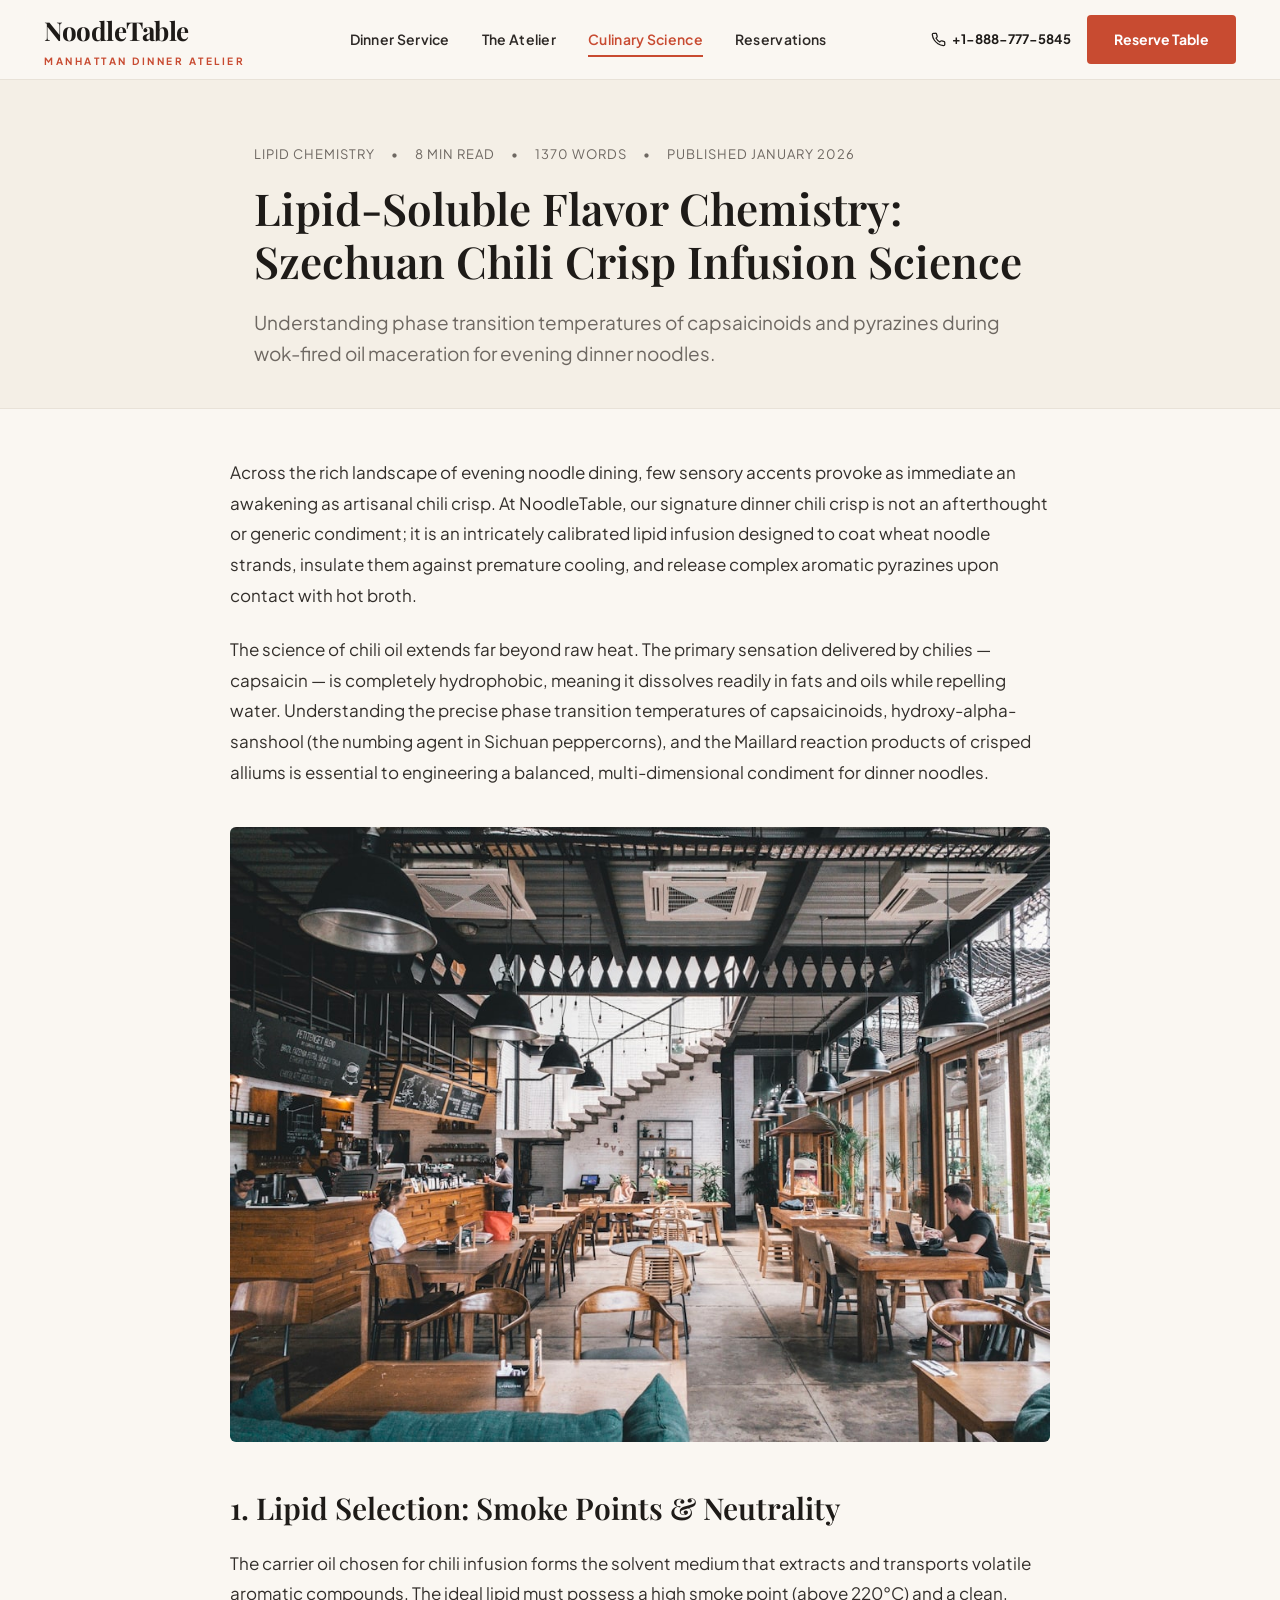
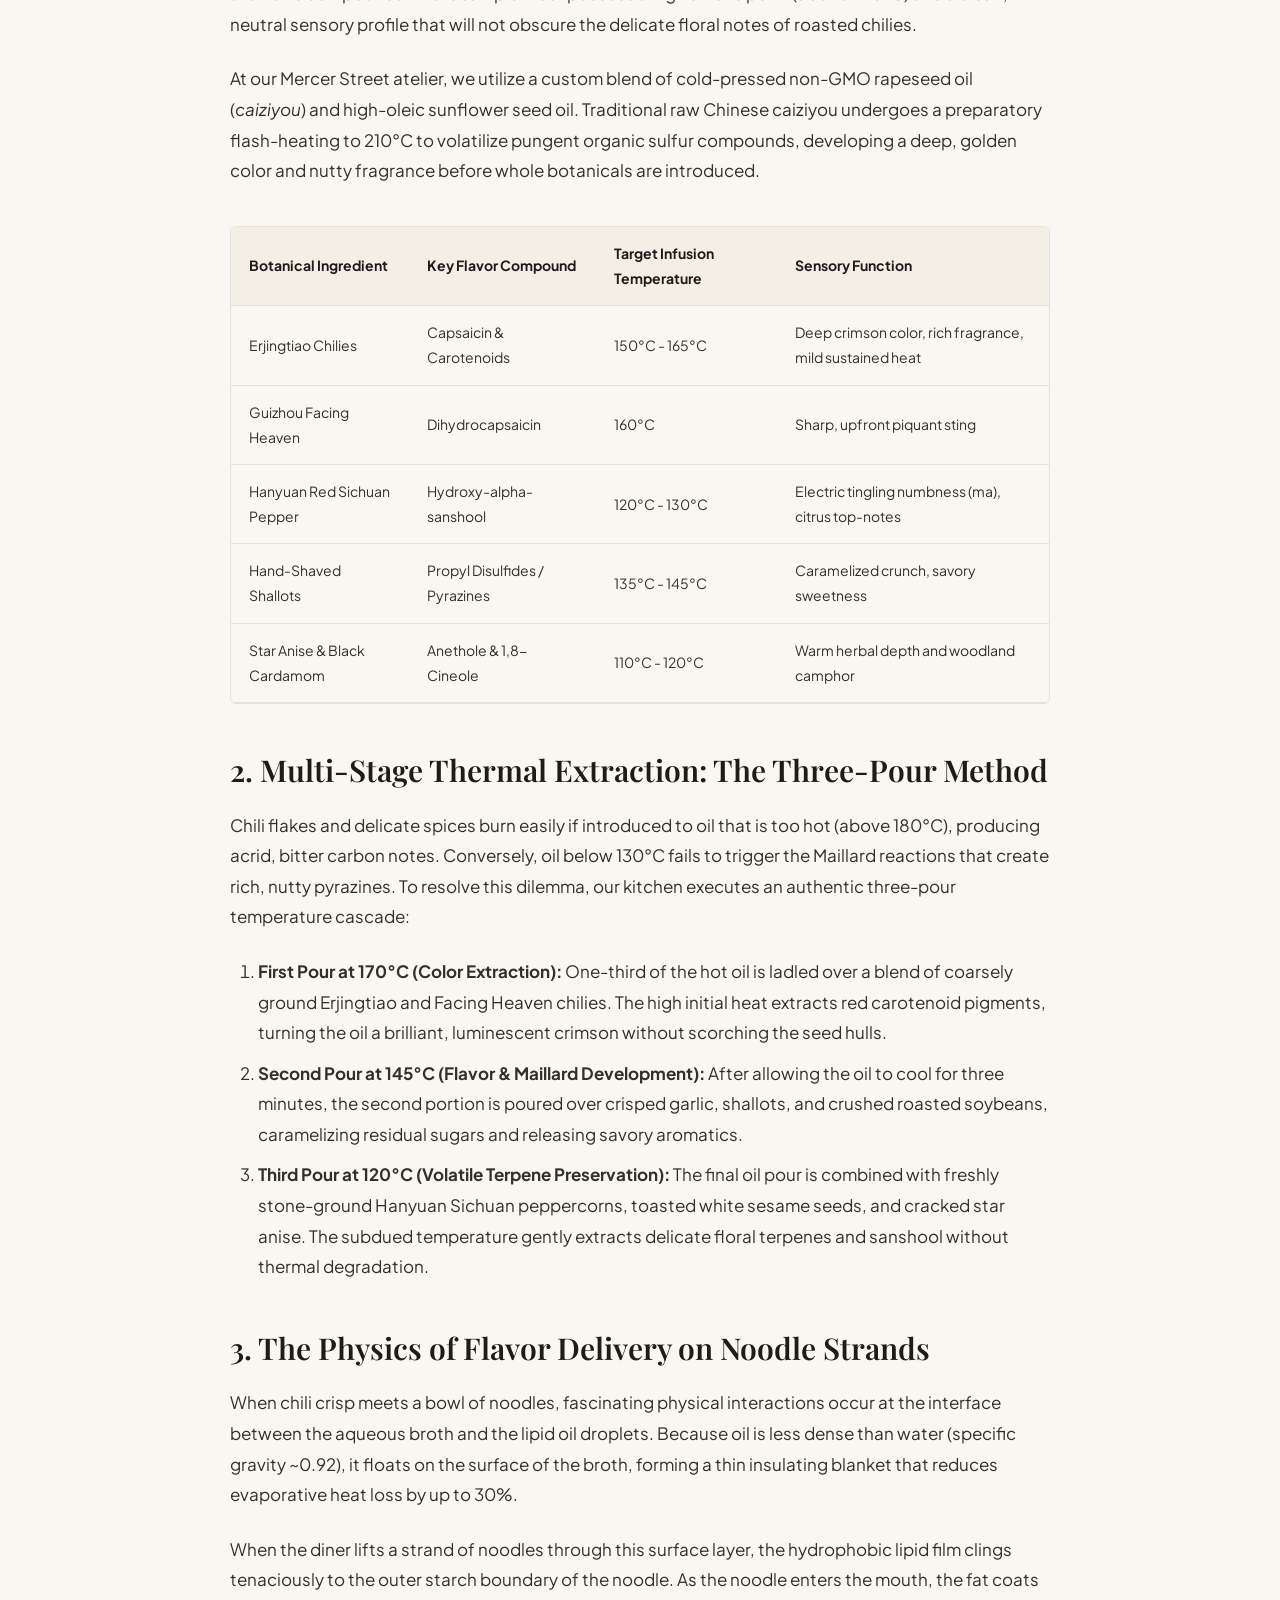
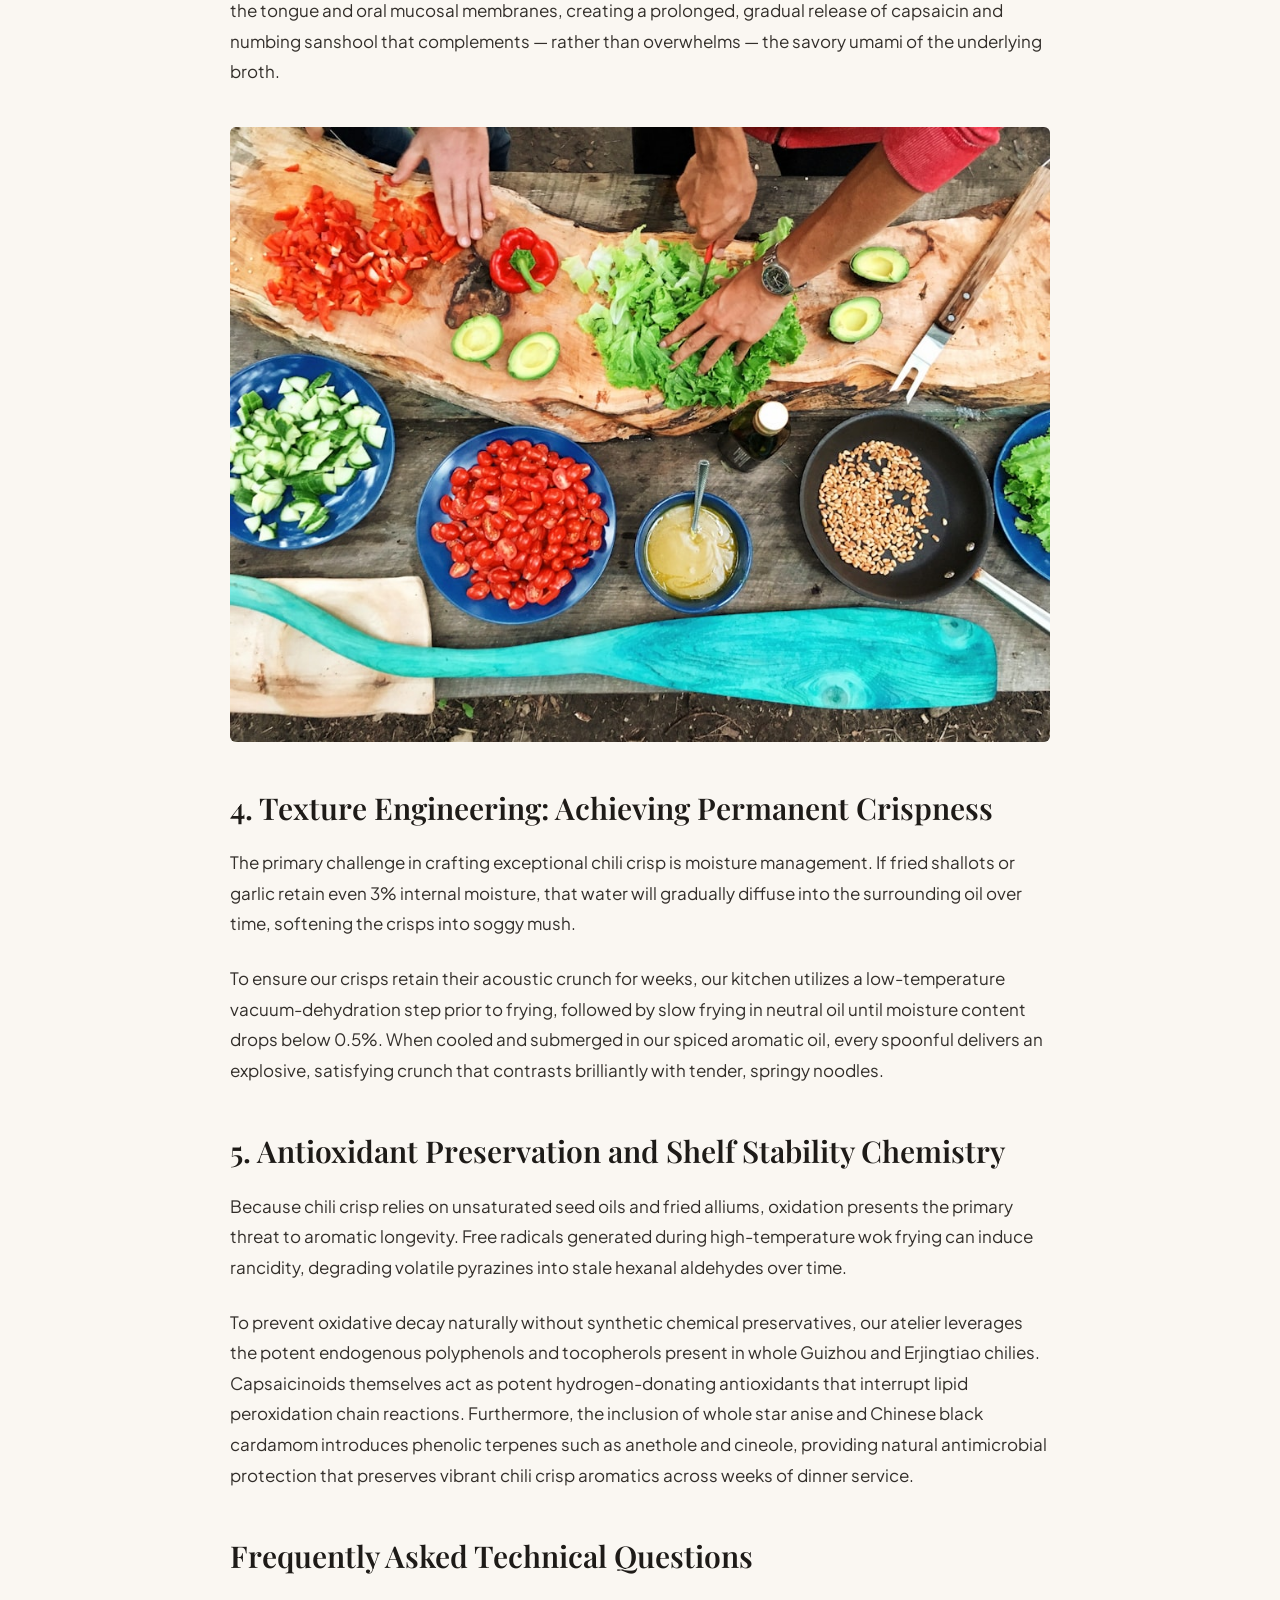
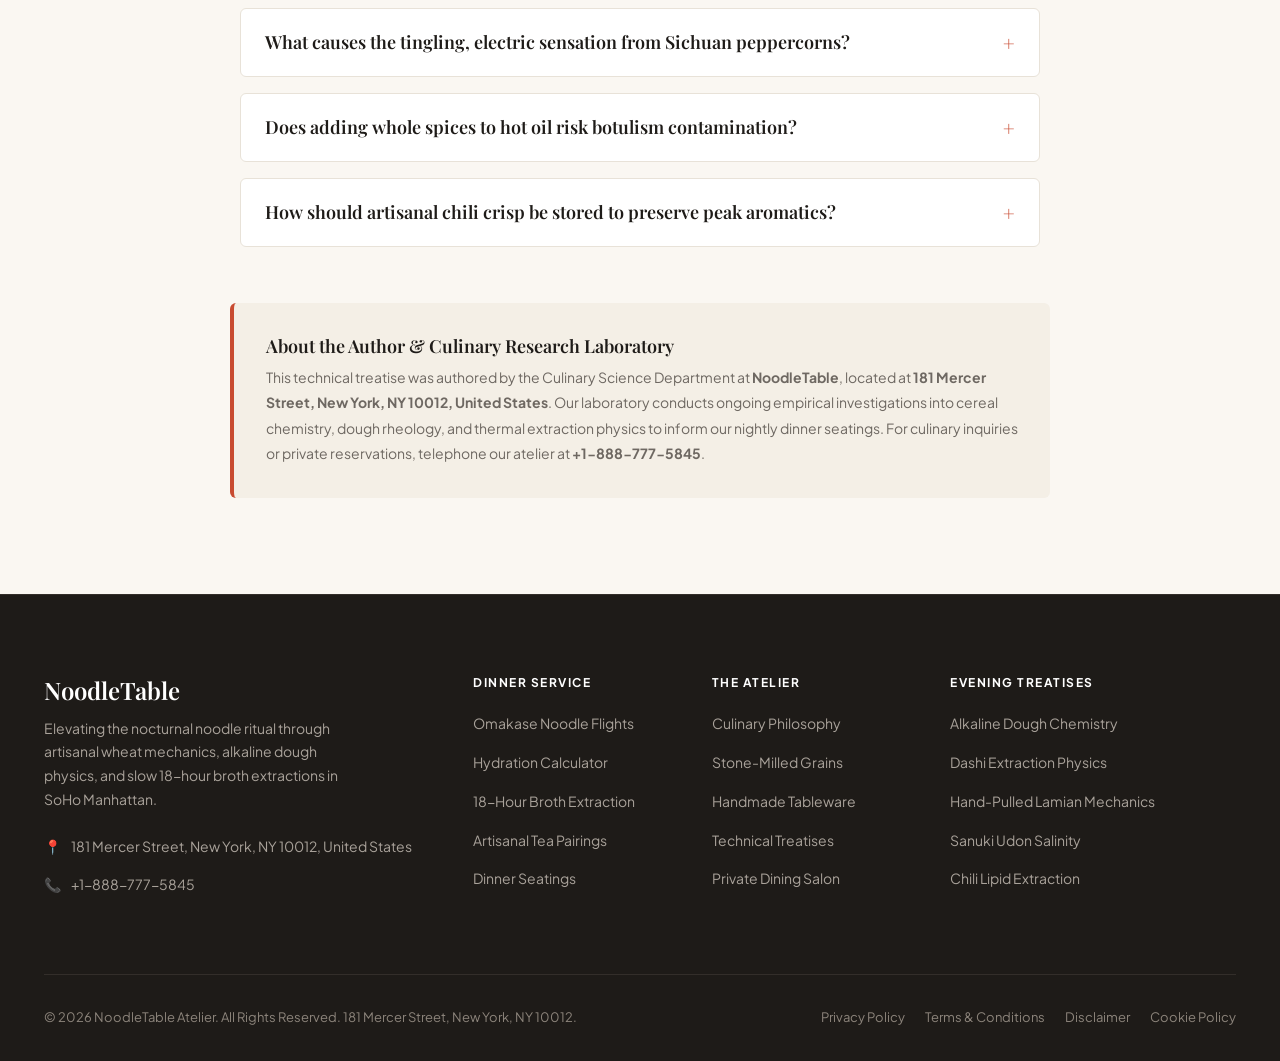
<file: blog/szechuan-chili-crisp-lipid-infusion-science.html>
<!DOCTYPE html>
<html lang="en">
<head>
  <meta charset="UTF-8">
  <meta name="viewport" content="width=device-width, initial-scale=1.0">
  <title>Lipid-Soluble Flavor Chemistry: Szechuan Chili Crisp Infusion Science | NoodleTable Science</title>
  <meta name="description" content="Understanding phase transition temperatures of capsaicinoids and pyrazines during wok-fired oil maceration for evening dinner noodles.">
  <link rel="canonical" href="https://noodletable.com/blog/szechuan-chili-crisp-lipid-infusion-science.html">
  
  <!-- Google Analytics Tag G-0LY0HY7L01 -->
  <script async src="https://www.googletagmanager.com/gtag/js?id=G-0LY0HY7L01"></script>
  <script>
    window.dataLayer = window.dataLayer || [];
    function gtag(){dataLayer.push(arguments);}
    gtag('js', new Date());
    gtag('config', 'G-0LY0HY7L01');
  </script>

  <!-- Google Fonts via link tag strictly -->
  <link rel="preconnect" href="https://fonts.googleapis.com">
  <link rel="preconnect" href="https://fonts.gstatic.com" crossorigin>
  <link href="https://fonts.googleapis.com/css2?family=Playfair+Display:ital,wght@0,500;0,600;0,700;1,400&family=Plus+Jakarta+Sans:wght@400;500;600;700&display=swap" rel="stylesheet">
  
  <link rel="stylesheet" href="../assets/css/style.css">
  <script src="../assets/js/main.js" defer></script>
</head>
<body>
  <header class="site-header">
    <div class="container header-inner">
      <a href="../index.php" class="brand-logo" aria-label="NoodleTable Home">
        <span class="brand-name">NoodleTable</span>
        <span class="brand-sub">Manhattan Dinner Atelier</span>
      </a>
      <nav class="desktop-nav" aria-label="Main Navigation">
        <a href="../index.php" class="nav-link ">Dinner Service</a>
        <a href="../about.html" class="nav-link ">The Atelier</a>
        <a href="../blog.html" class="nav-link active">Culinary Science</a>
        <a href="../contact.html" class="nav-link ">Reservations</a>
      </nav>
      <div class="header-actions">
        <a href="tel:+18887775845" class="header-phone-link">
          <svg width="15" height="15" viewBox="0 0 24 24" fill="none" stroke="currentColor" stroke-width="2"><path d="M22 16.92v3a2 2 0 0 1-2.18 2 19.79 19.79 0 0 1-8.63-3.07 19.5 19.5 0 0 1-6-6 19.79 19.79 0 0 1-3.07-8.67A2 2 0 0 1 4.11 2h3a2 2 0 0 1 2 1.72 12.84 12.84 0 0 0 .7 2.81 2 2 0 0 1-.45 2.11L8.09 9.91a16 16 0 0 0 6 6l1.27-1.27a2 2 0 0 1 2.11-.45 12.84 12.84 0 0 0 2.81.7A2 2 0 0 1 22 16.92z"></path></svg>
          <span>+1-888-777-5845</span>
        </a>
        <a href="../contact.html" class="btn btn-primary">Reserve Table</a>
        <button class="mobile-toggle" id="mobile-toggle" aria-label="Open Navigation Drawer">
          <span class="hamburger-line"></span>
          <span class="hamburger-line"></span>
          <span class="hamburger-line"></span>
        </button>
      </div>
    </div>
  </header>

  <div class="mobile-drawer-backdrop" id="mobile-drawer-backdrop"></div>
  <div class="mobile-drawer" id="mobile-drawer" aria-label="Mobile Navigation">
    <div class="mobile-drawer-header">
      <div class="brand-logo">
        <span class="brand-name">NoodleTable</span>
        <span class="brand-sub">Dinner Atelier</span>
      </div>
      <button id="drawer-close" aria-label="Close Navigation Drawer" style="background:none;border:none;font-size:24px;cursor:pointer;">&times;</button>
    </div>
    <div class="mobile-nav-links">
      <a href="../index.php">Dinner Service</a>
      <a href="../about.html">The Atelier &amp; Craft</a>
      <a href="../blog.html">Culinary Science &amp; Treatises</a>
      <a href="../contact.html">Table Reservations</a>
      <a href="../privacy-policy.html">Privacy Policy</a>
      <a href="../terms-and-conditions.html">Terms &amp; Conditions</a>
    </div>
    <div class="drawer-contact-info">
      <p><strong>NoodleTable Atelier</strong></p>
      <p>181 Mercer Street, New York, NY 10012, United States</p>
      <p style="margin-top:8px;"><strong>Concierge:</strong> +1-888-777-5845</p>
      <p style="font-size:11px; margin-top:8px;">Dinner Seatings: Wed–Sun, 5:30 PM &amp; 8:15 PM</p>
    </div>
  </div>
  <main>
    <article>
      <header class="article-header">
        <div class="container article-header-inner">
          <div class="article-meta">
            <span>Lipid Chemistry</span> &bull;
            <span>8 Min Read</span> &bull;
            <span>1370 Words</span> &bull;
            <span>Published January 2026</span>
          </div>
          <h1 class="article-title">Lipid-Soluble Flavor Chemistry: Szechuan Chili Crisp Infusion Science</h1>
          <p class="article-lead">Understanding phase transition temperatures of capsaicinoids and pyrazines during wok-fired oil maceration for evening dinner noodles.</p>
        </div>
      </header>

      <div class="container">
        <div class="article-body">
          
<p>Across the rich landscape of evening noodle dining, few sensory accents provoke as immediate an awakening as artisanal chili crisp. At NoodleTable, our signature dinner chili crisp is not an afterthought or generic condiment; it is an intricately calibrated lipid infusion designed to coat wheat noodle strands, insulate them against premature cooling, and release complex aromatic pyrazines upon contact with hot broth.</p>

<p>The science of chili oil extends far beyond raw heat. The primary sensation delivered by chilies &mdash; capsaicin &mdash; is completely hydrophobic, meaning it dissolves readily in fats and oils while repelling water. Understanding the precise phase transition temperatures of capsaicinoids, hydroxy-alpha-sanshool (the numbing agent in Sichuan peppercorns), and the Maillard reaction products of crisped alliums is essential to engineering a balanced, multi-dimensional condiment for dinner noodles.</p>

<div style="margin:40px 0;">
  <img src="../assets/images/wok_tossed_dinner_noodle_station.jpg" alt="Chef preparing aromatic chili crisp over high heat wok" style="border-radius:6px;">
</div>

<h2>1. Lipid Selection: Smoke Points &amp; Neutrality</h2>
<p>The carrier oil chosen for chili infusion forms the solvent medium that extracts and transports volatile aromatic compounds. The ideal lipid must possess a high smoke point (above 220°C) and a clean, neutral sensory profile that will not obscure the delicate floral notes of roasted chilies.</p>

<p>At our Mercer Street atelier, we utilize a custom blend of cold-pressed non-GMO rapeseed oil (<em>caiziyou</em>) and high-oleic sunflower seed oil. Traditional raw Chinese caiziyou undergoes a preparatory flash-heating to 210°C to volatilize pungent organic sulfur compounds, developing a deep, golden color and nutty fragrance before whole botanicals are introduced.</p>

<div class="article-table-wrap">
  <table class="data-table">
    <thead>
      <tr>
        <th>Botanical Ingredient</th>
        <th>Key Flavor Compound</th>
        <th>Target Infusion Temperature</th>
        <th>Sensory Function</th>
      </tr>
    </thead>
    <tbody>
      <tr>
        <td>Erjingtiao Chilies</td>
        <td>Capsaicin &amp; Carotenoids</td>
        <td>150°C - 165°C</td>
        <td>Deep crimson color, rich fragrance, mild sustained heat</td>
      </tr>
      <tr>
        <td>Guizhou Facing Heaven</td>
        <td>Dihydrocapsaicin</td>
        <td>160°C</td>
        <td>Sharp, upfront piquant sting</td>
      </tr>
      <tr>
        <td>Hanyuan Red Sichuan Pepper</td>
        <td>Hydroxy-alpha-sanshool</td>
        <td>120°C - 130°C</td>
        <td>Electric tingling numbness (ma), citrus top-notes</td>
      </tr>
      <tr>
        <td>Hand-Shaved Shallots</td>
        <td>Propyl Disulfides / Pyrazines</td>
        <td>135°C - 145°C</td>
        <td>Caramelized crunch, savory sweetness</td>
      </tr>
      <tr>
        <td>Star Anise &amp; Black Cardamom</td>
        <td>Anethole &amp; 1,8-Cineole</td>
        <td>110°C - 120°C</td>
        <td>Warm herbal depth and woodland camphor</td>
      </tr>
    </tbody>
  </table>
</div>

<h2>2. Multi-Stage Thermal Extraction: The Three-Pour Method</h2>
<p>Chili flakes and delicate spices burn easily if introduced to oil that is too hot (above 180°C), producing acrid, bitter carbon notes. Conversely, oil below 130°C fails to trigger the Maillard reactions that create rich, nutty pyrazines. To resolve this dilemma, our kitchen executes an authentic three-pour temperature cascade:</p>

<ol>
  <li><strong>First Pour at 170°C (Color Extraction):</strong> One-third of the hot oil is ladled over a blend of coarsely ground Erjingtiao and Facing Heaven chilies. The high initial heat extracts red carotenoid pigments, turning the oil a brilliant, luminescent crimson without scorching the seed hulls.</li>
  <li><strong>Second Pour at 145°C (Flavor &amp; Maillard Development):</strong> After allowing the oil to cool for three minutes, the second portion is poured over crisped garlic, shallots, and crushed roasted soybeans, caramelizing residual sugars and releasing savory aromatics.</li>
  <li><strong>Third Pour at 120°C (Volatile Terpene Preservation):</strong> The final oil pour is combined with freshly stone-ground Hanyuan Sichuan peppercorns, toasted white sesame seeds, and cracked star anise. The subdued temperature gently extracts delicate floral terpenes and sanshool without thermal degradation.</li>
</ol>

<h2>3. The Physics of Flavor Delivery on Noodle Strands</h2>
<p>When chili crisp meets a bowl of noodles, fascinating physical interactions occur at the interface between the aqueous broth and the lipid oil droplets. Because oil is less dense than water (specific gravity ~0.92), it floats on the surface of the broth, forming a thin insulating blanket that reduces evaporative heat loss by up to 30%.</p>

<p>When the diner lifts a strand of noodles through this surface layer, the hydrophobic lipid film clings tenaciously to the outer starch boundary of the noodle. As the noodle enters the mouth, the fat coats the tongue and oral mucosal membranes, creating a prolonged, gradual release of capsaicin and numbing sanshool that complements &mdash; rather than overwhelms &mdash; the savory umami of the underlying broth.</p>

<div style="margin:40px 0;">
  <img src="../assets/images/pan_seared_shiitake_noodle_pairing.jpg" alt="Botanical aromatics and chili crisp pairings" style="border-radius:6px;">
</div>

<h2>4. Texture Engineering: Achieving Permanent Crispness</h2>
<p>The primary challenge in crafting exceptional chili crisp is moisture management. If fried shallots or garlic retain even 3% internal moisture, that water will gradually diffuse into the surrounding oil over time, softening the crisps into soggy mush.</p>
<p>To ensure our crisps retain their acoustic crunch for weeks, our kitchen utilizes a low-temperature vacuum-dehydration step prior to frying, followed by slow frying in neutral oil until moisture content drops below 0.5%. When cooled and submerged in our spiced aromatic oil, every spoonful delivers an explosive, satisfying crunch that contrasts brilliantly with tender, springy noodles.</p>

<h2>5. Antioxidant Preservation and Shelf Stability Chemistry</h2>
<p>Because chili crisp relies on unsaturated seed oils and fried alliums, oxidation presents the primary threat to aromatic longevity. Free radicals generated during high-temperature wok frying can induce rancidity, degrading volatile pyrazines into stale hexanal aldehydes over time.</p>
<p>To prevent oxidative decay naturally without synthetic chemical preservatives, our atelier leverages the potent endogenous polyphenols and tocopherols present in whole Guizhou and Erjingtiao chilies. Capsaicinoids themselves act as potent hydrogen-donating antioxidants that interrupt lipid peroxidation chain reactions. Furthermore, the inclusion of whole star anise and Chinese black cardamom introduces phenolic terpenes such as anethole and cineole, providing natural antimicrobial protection that preserves vibrant chili crisp aromatics across weeks of dinner service.</p>

<h2>Frequently Asked Technical Questions</h2>
<div class="faq-grid" style="margin-top:32px;">
  <div class="faq-item">
    <button class="faq-question">
      <span>What causes the tingling, electric sensation from Sichuan peppercorns?</span>
      <span class="faq-toggle-icon">+</span>
    </button>
    <div class="faq-answer">
      <p>The sensation is caused by hydroxy-alpha-sanshool, a bioactive molecule that activates two-pore potassium channels in somatosensory neurons, stimulating tactile mechanoreceptors at a frequency of approximately 50 Hertz, mimicking physical vibration.</p>
    </div>
  </div>
  <div class="faq-item">
    <button class="faq-question">
      <span>Does adding whole spices to hot oil risk botulism contamination?</span>
      <span class="faq-toggle-icon">+</span>
    </button>
    <div class="faq-answer">
      <p>Clostridium botulinum thrives in anaerobic, low-acid environments with active water. Because our process cooks garlic and shallots to complete desiccation (moisture &lt; 0.5%) and exceeds 140°C, the water activity is far below the threshold needed for bacterial growth.</p>
    </div>
  </div>
  <div class="faq-item">
    <button class="faq-question">
      <span>How should artisanal chili crisp be stored to preserve peak aromatics?</span>
      <span class="faq-toggle-icon">+</span>
    </button>
    <div class="faq-answer">
      <p>Store in an airtight glass jar in a cool, dark pantry away from direct sunlight. Refrigeration is unnecessary and causes the oil to solidify and cloud, impairing the texture of the crisped alliums.</p>
    </div>
  </div>
</div>


          <div class="author-bio-card">
            <h4>About the Author &amp; Culinary Research Laboratory</h4>
            <p>This technical treatise was authored by the Culinary Science Department at <strong>NoodleTable</strong>, located at <strong>181 Mercer Street, New York, NY 10012, United States</strong>. Our laboratory conducts ongoing empirical investigations into cereal chemistry, dough rheology, and thermal extraction physics to inform our nightly dinner seatings. For culinary inquiries or private reservations, telephone our atelier at <strong>+1-888-777-5845</strong>.</p>
          </div>
        </div>
      </div>
    </article>
  </main>
  
  <!-- JSON-LD Article Schema -->
  <script type="application/ld+json">
  {
  "@context": "https://schema.org",
  "@type": "TechArticle",
  "headline": "Lipid-Soluble Flavor Chemistry: Szechuan Chili Crisp Infusion Science",
  "description": "An empirical exploration of capsaicin solubility, Maillard pyrazine extraction, and acoustic crunch engineering in artisanal dinner chili crisp.",
  "author": {
    "@type": "Organization",
    "name": "NoodleTable Culinary Science Laboratory",
    "url": "https://noodletable.com"
  },
  "publisher": {
    "@type": "Organization",
    "name": "NoodleTable",
    "logo": {
      "@type": "ImageObject",
      "url": "https://noodletable.com/assets/images/hero_handcrafted_dinner_noodles.jpg"
    }
  },
  "datePublished": "2026-01-20",
  "dateModified": "2026-01-20"
}
  </script>
  <footer class="site-footer">
    <div class="container">
      <div class="footer-grid">
        <div class="footer-brand">
          <h3>NoodleTable</h3>
          <p>Elevating the nocturnal noodle ritual through artisanal wheat mechanics, alkaline dough physics, and slow 18-hour broth extractions in SoHo Manhattan.</p>
          <div class="contact-item">
            <span>📍</span>
            <span>181 Mercer Street, New York, NY 10012, United States</span>
          </div>
          <div class="contact-item">
            <span>📞</span>
            <a href="tel:+18887775845" style="color:#A9A29A;">+1-888-777-5845</a>
          </div>
        </div>
        <div>
          <h4 class="footer-title">Dinner Service</h4>
          <ul class="footer-links">
            <li><a href="../index.php#tasting-menu">Omakase Noodle Flights</a></li>
            <li><a href="../index.php#calculator">Hydration Calculator</a></li>
            <li><a href="../index.php#broth-lab">18-Hour Broth Extraction</a></li>
            <li><a href="../index.php#botanicals">Artisanal Tea Pairings</a></li>
            <li><a href="../contact.html">Dinner Seatings</a></li>
          </ul>
        </div>
        <div>
          <h4 class="footer-title">The Atelier</h4>
          <ul class="footer-links">
            <li><a href="../about.html">Culinary Philosophy</a></li>
            <li><a href="../about.html#grains">Stone-Milled Grains</a></li>
            <li><a href="../about.html#ceramics">Handmade Tableware</a></li>
            <li><a href="../blog.html">Technical Treatises</a></li>
            <li><a href="../contact.html">Private Dining Salon</a></li>
          </ul>
        </div>
        <div>
          <h4 class="footer-title">Evening Treatises</h4>
          <ul class="footer-links">
            <li><a href="../blog/alkaline-dough-chemistry-kansui-noodle-elasticity.html">Alkaline Dough Chemistry</a></li>
            <li><a href="../blog/dashi-extraction-physics-kombu-bonito-umami.html">Dashi Extraction Physics</a></li>
            <li><a href="../blog/hand-pulled-lamian-gluten-alignment-techniques.html">Hand-Pulled Lamian Mechanics</a></li>
            <li><a href="../blog/sanuki-udon-water-salinity-kneading-dynamics.html">Sanuki Udon Salinity</a></li>
            <li><a href="../blog/szechuan-chili-crisp-lipid-infusion-science.html">Chili Lipid Extraction</a></li>
          </ul>
        </div>
      </div>
      <div class="footer-bottom">
        <p>&copy; 2026 NoodleTable Atelier. All Rights Reserved. 181 Mercer Street, New York, NY 10012.</p>
        <div class="footer-legal-links">
          <a href="../privacy-policy.html">Privacy Policy</a>
          <a href="../terms-and-conditions.html">Terms &amp; Conditions</a>
          <a href="../disclaimer.html">Disclaimer</a>
          <a href="../cookie-policy.html">Cookie Policy</a>
        </div>
      </div>
    </div>
  </footer>
</body>
</html>
</file>
<file: assets/css/style.css>
/* NoodleTable Dinner Atelier - Core Stylesheet */
:root {
  --color-bg: #FAF7F2;
  --color-surface: #FFFFFF;
  --color-primary: #1E1B18;
  --color-secondary: #8B4513;
  --color-accent: #C84B31;
  --color-accent-hover: #A73822;
  --color-text: #2D2926;
  --color-text-muted: #6E6862;
  --color-border: #E8E2D8;
  --font-serif: 'Playfair Display', Georgia, serif;
  --font-sans: 'Plus Jakarta Sans', -apple-system, BlinkMacSystemFont, 'Segoe UI', Roboto, sans-serif;
  --header-height: 80px;
  --shadow-sm: 0 2px 8px rgba(30, 27, 24, 0.04);
  --shadow-md: 0 8px 24px rgba(30, 27, 24, 0.08);
  --shadow-lg: 0 16px 40px rgba(30, 27, 24, 0.12);
  --transition-normal: 0.3s cubic-bezier(0.16, 1, 0.3, 1);
}

*, *::before, *::after {
  box-sizing: border-box;
  margin: 0;
  padding: 0;
}

body {
  font-family: var(--font-sans);
  background-color: var(--color-bg);
  color: var(--color-text);
  line-height: 1.68;
  font-size: 16px;
  -webkit-font-smoothing: antialiased;
}

h1, h2, h3, h4, h5, h6 {
  font-family: var(--font-serif);
  color: var(--color-primary);
  line-height: 1.25;
  font-weight: 600;
}

a {
  color: inherit;
  text-decoration: none;
  transition: color var(--transition-normal);
}

img {
  max-width: 100%;
  height: auto;
  display: block;
}

.container {
  width: 100%;
  max-width: 1240px;
  margin: 0 auto;
  padding: 0 24px;
}

/* Header & Navigation */
.site-header {
  position: sticky;
  top: 0;
  z-index: 1000;
  height: var(--header-height);
  background: rgba(250, 247, 242, 0.92);
  backdrop-filter: blur(12px);
  -webkit-backdrop-filter: blur(12px);
  border-bottom: 1px solid var(--color-border);
  display: flex;
  align-items: center;
  transition: background-color var(--transition-normal), box-shadow var(--transition-normal);
}

.site-header.scrolled {
  background: rgba(255, 255, 255, 0.96);
  box-shadow: var(--shadow-sm);
}

.header-inner {
  display: flex;
  align-items: center;
  justify-content: space-between;
  width: 100%;
}

.brand-logo {
  display: flex;
  flex-direction: column;
}

.brand-name {
  font-family: var(--font-serif);
  font-size: 26px;
  font-weight: 700;
  letter-spacing: -0.5px;
  color: var(--color-primary);
}

.brand-sub {
  font-size: 10px;
  text-transform: uppercase;
  letter-spacing: 2.5px;
  color: var(--color-accent);
  font-weight: 700;
}

.desktop-nav {
  display: flex;
  align-items: center;
  gap: 32px;
}

.nav-link {
  font-size: 14px;
  font-weight: 600;
  color: var(--color-text);
  letter-spacing: 0.3px;
  position: relative;
  padding: 6px 0;
}

.nav-link::after {
  content: '';
  position: absolute;
  bottom: 0;
  left: 0;
  width: 0;
  height: 2px;
  background-color: var(--color-accent);
  transition: width var(--transition-normal);
}

.nav-link:hover::after,
.nav-link.active::after {
  width: 100%;
}

.nav-link:hover,
.nav-link.active {
  color: var(--color-accent);
}

.header-actions {
  display: flex;
  align-items: center;
  gap: 16px;
}

.header-phone-link {
  font-size: 13px;
  font-weight: 700;
  color: var(--color-primary);
  display: flex;
  align-items: center;
  gap: 6px;
}

.header-phone-link:hover {
  color: var(--color-accent);
}

.btn {
  display: inline-flex;
  align-items: center;
  justify-content: center;
  padding: 12px 26px;
  font-size: 14px;
  font-weight: 700;
  border-radius: 4px;
  cursor: pointer;
  transition: all var(--transition-normal);
  border: 1px solid transparent;
  gap: 8px;
}

.btn-primary {
  background-color: var(--color-accent);
  color: #FFFFFF;
}

.btn-primary:hover {
  background-color: var(--color-accent-hover);
  color: #FFFFFF;
  box-shadow: 0 4px 12px rgba(200, 75, 49, 0.28);
}

.btn-secondary {
  background-color: transparent;
  border-color: var(--color-primary);
  color: var(--color-primary);
}

.btn-secondary:hover {
  background-color: var(--color-primary);
  color: #FFFFFF;
}

.btn-light {
  background-color: #FFFFFF;
  color: var(--color-primary);
  border-color: var(--color-border);
}

.btn-light:hover {
  background-color: var(--color-bg);
  border-color: var(--color-primary);
}

.mobile-toggle {
  display: none;
  background: none;
  border: none;
  cursor: pointer;
  padding: 8px;
}

.hamburger-line {
  display: block;
  width: 24px;
  height: 2px;
  background-color: var(--color-primary);
  margin: 5px 0;
  transition: var(--transition-normal);
}

/* Mobile Drawer */
.mobile-drawer {
  position: fixed;
  top: 0;
  right: -100%;
  width: 320px;
  height: 100vh;
  background: var(--color-surface);
  z-index: 2000;
  box-shadow: -4px 0 24px rgba(0,0,0,0.15);
  display: flex;
  flex-direction: column;
  padding: 32px 24px;
  transition: right 0.35s ease;
}

.mobile-drawer.active {
  right: 0;
}

.mobile-drawer-backdrop {
  position: fixed;
  top: 0;
  left: 0;
  width: 100%;
  height: 100%;
  background: rgba(0,0,0,0.45);
  z-index: 1999;
  display: none;
}

.mobile-drawer-backdrop.active {
  display: block;
}

.mobile-drawer-header {
  display: flex;
  justify-content: space-between;
  align-items: center;
  padding-bottom: 24px;
  border-bottom: 1px solid var(--color-border);
  margin-bottom: 24px;
}

.mobile-nav-links {
  display: flex;
  flex-direction: column;
  gap: 20px;
}

.mobile-nav-links a {
  font-size: 17px;
  font-weight: 600;
  color: var(--color-primary);
}

.mobile-nav-links a:hover {
  color: var(--color-accent);
}

.drawer-contact-info {
  margin-top: auto;
  padding-top: 24px;
  border-top: 1px solid var(--color-border);
  font-size: 13px;
  color: var(--color-text-muted);
}

/* Hero Section */
.hero-section {
  position: relative;
  padding: 100px 0 120px;
  overflow: hidden;
  background: linear-gradient(135deg, rgba(250, 247, 242, 0.96) 0%, rgba(243, 237, 227, 0.92) 100%);
}

.hero-grid {
  display: grid;
  grid-template-columns: 1.15fr 1fr;
  gap: 64px;
  align-items: center;
}

.hero-tag {
  display: inline-flex;
  align-items: center;
  gap: 8px;
  font-size: 12px;
  font-weight: 700;
  text-transform: uppercase;
  letter-spacing: 2px;
  color: var(--color-accent);
  background-color: rgba(200, 75, 49, 0.08);
  padding: 6px 14px;
  border-radius: 20px;
  margin-bottom: 20px;
}

.hero-title {
  font-size: 52px;
  letter-spacing: -1px;
  margin-bottom: 24px;
  line-height: 1.15;
}

.hero-lead {
  font-size: 18px;
  color: var(--color-text-muted);
  margin-bottom: 36px;
  max-width: 540px;
}

.hero-actions {
  display: flex;
  align-items: center;
  gap: 16px;
  flex-wrap: wrap;
  margin-bottom: 40px;
}

.hero-stats {
  display: grid;
  grid-template-columns: repeat(3, 1fr);
  gap: 24px;
  padding-top: 32px;
  border-top: 1px solid var(--color-border);
}

.stat-item h4 {
  font-size: 30px;
  color: var(--color-primary);
  margin-bottom: 4px;
}

.stat-item p {
  font-size: 12px;
  text-transform: uppercase;
  letter-spacing: 1px;
  color: var(--color-text-muted);
  font-weight: 600;
}

.hero-media {
  position: relative;
}

.hero-image-wrap {
  border-radius: 8px;
  overflow: hidden;
  box-shadow: var(--shadow-lg);
  position: relative;
}

.hero-badge-card {
  position: absolute;
  bottom: -24px;
  left: -24px;
  background: var(--color-surface);
  padding: 20px 24px;
  border-radius: 6px;
  box-shadow: var(--shadow-md);
  border: 1px solid var(--color-border);
  max-width: 260px;
}

.hero-badge-card h5 {
  font-size: 15px;
  margin-bottom: 4px;
}

.hero-badge-card p {
  font-size: 12px;
  color: var(--color-text-muted);
}

/* Sections General */
.section {
  padding: 96px 0;
}

.section-alt {
  background-color: #F4EFE6;
}

.section-header {
  text-align: center;
  max-width: 680px;
  margin: 0 auto 64px;
}

.section-tag {
  font-size: 12px;
  font-weight: 700;
  text-transform: uppercase;
  letter-spacing: 2px;
  color: var(--color-accent);
  margin-bottom: 12px;
  display: block;
}

.section-title {
  font-size: 38px;
  margin-bottom: 16px;
}

.section-subtitle {
  font-size: 16px;
  color: var(--color-text-muted);
}

/* Card Grids */
.cards-grid-3 {
  display: grid;
  grid-template-columns: repeat(3, 1fr);
  gap: 32px;
}

.cards-grid-4 {
  display: grid;
  grid-template-columns: repeat(4, 1fr);
  gap: 24px;
}

.noodle-card {
  background: var(--color-surface);
  border-radius: 6px;
  overflow: hidden;
  border: 1px solid var(--color-border);
  transition: transform var(--transition-normal), box-shadow var(--transition-normal);
  display: flex;
  flex-direction: column;
}

.noodle-card:hover {
  transform: translateY(-6px);
  box-shadow: var(--shadow-md);
}

.card-thumb {
  height: 240px;
  overflow: hidden;
  position: relative;
}

.card-thumb img {
  width: 100%;
  height: 100%;
  object-fit: cover;
  transition: transform 0.6s ease;
}

.noodle-card:hover .card-thumb img {
  transform: scale(1.05);
}

.card-badge {
  position: absolute;
  top: 16px;
  right: 16px;
  background: rgba(30, 27, 24, 0.85);
  backdrop-filter: blur(4px);
  color: #FFFFFF;
  font-size: 11px;
  font-weight: 700;
  padding: 4px 10px;
  border-radius: 4px;
  letter-spacing: 0.5px;
}

.card-body {
  padding: 24px;
  display: flex;
  flex-direction: column;
  flex: 1;
}

.card-origin {
  font-size: 11px;
  text-transform: uppercase;
  letter-spacing: 1.5px;
  color: var(--color-accent);
  font-weight: 700;
  margin-bottom: 8px;
}

.card-title {
  font-size: 20px;
  margin-bottom: 10px;
}

.card-desc {
  font-size: 14px;
  color: var(--color-text-muted);
  margin-bottom: 20px;
  flex: 1;
}

.card-footer {
  display: flex;
  justify-content: space-between;
  align-items: center;
  padding-top: 16px;
  border-top: 1px solid var(--color-border);
}

.card-price {
  font-size: 18px;
  font-weight: 700;
  color: var(--color-primary);
  font-family: var(--font-serif);
}

/* Interactive Calculator */
.calc-box {
  background: var(--color-surface);
  border-radius: 8px;
  border: 1px solid var(--color-border);
  box-shadow: var(--shadow-md);
  padding: 40px;
  display: grid;
  grid-template-columns: 1fr 1fr;
  gap: 48px;
}

.calc-form-group {
  margin-bottom: 24px;
}

.calc-label {
  display: block;
  font-size: 13px;
  font-weight: 700;
  margin-bottom: 8px;
  text-transform: uppercase;
  letter-spacing: 0.5px;
  color: var(--color-primary);
}

.calc-select, .calc-range {
  width: 100%;
  padding: 12px 16px;
  border: 1px solid var(--color-border);
  border-radius: 4px;
  background-color: var(--color-bg);
  font-family: var(--font-sans);
  font-size: 14px;
  color: var(--color-primary);
}

.calc-range {
  padding: 0;
  cursor: pointer;
}

.calc-range-val {
  font-size: 14px;
  font-weight: 700;
  color: var(--color-accent);
  margin-left: 8px;
}

.calc-result-panel {
  background: var(--color-bg);
  border-radius: 6px;
  padding: 32px;
  border: 1px solid var(--color-border);
  display: flex;
  flex-direction: column;
  justify-content: center;
}

.result-metric {
  margin-bottom: 20px;
  padding-bottom: 16px;
  border-bottom: 1px solid var(--color-border);
}

.result-metric:last-child {
  border-bottom: none;
  margin-bottom: 0;
  padding-bottom: 0;
}

.result-label {
  font-size: 12px;
  text-transform: uppercase;
  letter-spacing: 1px;
  color: var(--color-text-muted);
  margin-bottom: 4px;
}

.result-value {
  font-family: var(--font-serif);
  font-size: 26px;
  font-weight: 700;
  color: var(--color-primary);
}

.result-note {
  font-size: 13px;
  color: var(--color-text-muted);
  margin-top: 4px;
}

/* Feature Split */
.feature-split {
  display: grid;
  grid-template-columns: 1fr 1fr;
  gap: 64px;
  align-items: center;
}

.feature-split.reverse {
  direction: rtl;
}

.feature-split.reverse > * {
  direction: ltr;
}

.feature-media {
  border-radius: 8px;
  overflow: hidden;
  box-shadow: var(--shadow-md);
}

.feature-content h3 {
  font-size: 32px;
  margin-bottom: 20px;
}

.feature-content p {
  color: var(--color-text-muted);
  margin-bottom: 24px;
}

.feature-list {
  list-style: none;
  display: flex;
  flex-direction: column;
  gap: 14px;
  margin-bottom: 32px;
}

.feature-list li {
  display: flex;
  align-items: flex-start;
  gap: 12px;
  font-size: 15px;
}

.feature-icon {
  color: var(--color-accent);
  font-weight: bold;
  flex-shrink: 0;
}

/* Testimonials */
.testimonials-grid {
  display: grid;
  grid-template-columns: repeat(3, 1fr);
  gap: 32px;
}

.testimonial-card {
  background: var(--color-surface);
  border: 1px solid var(--color-border);
  padding: 32px;
  border-radius: 6px;
  display: flex;
  flex-direction: column;
  justify-content: space-between;
}

.quote-stars {
  color: #D97706;
  font-size: 14px;
  margin-bottom: 16px;
}

.quote-text {
  font-size: 15px;
  font-style: italic;
  color: var(--color-text);
  margin-bottom: 24px;
}

.quote-author {
  display: flex;
  align-items: center;
  gap: 12px;
}

.author-name {
  font-size: 14px;
  font-weight: 700;
  color: var(--color-primary);
}

.author-role {
  font-size: 12px;
  color: var(--color-text-muted);
}

/* FAQ Accordion */
.faq-grid {
  max-width: 800px;
  margin: 0 auto;
  display: flex;
  flex-direction: column;
  gap: 16px;
}

.faq-item {
  background: var(--color-surface);
  border: 1px solid var(--color-border);
  border-radius: 6px;
  overflow: hidden;
}

.faq-question {
  width: 100%;
  text-align: left;
  padding: 20px 24px;
  background: none;
  border: none;
  font-family: var(--font-serif);
  font-size: 18px;
  font-weight: 600;
  color: var(--color-primary);
  display: flex;
  justify-content: space-between;
  align-items: center;
  cursor: pointer;
}

.faq-toggle-icon {
  font-size: 20px;
  color: var(--color-accent);
  transition: transform var(--transition-normal);
}

.faq-item.active .faq-toggle-icon {
  transform: rotate(45deg);
}

.faq-answer {
  max-height: 0;
  overflow: hidden;
  transition: max-height 0.35s ease, padding 0.35s ease;
  padding: 0 24px;
  color: var(--color-text-muted);
  font-size: 15px;
}

.faq-item.active .faq-answer {
  max-height: 300px;
  padding: 0 24px 20px;
}

/* Footer */
.site-footer {
  background-color: var(--color-primary);
  color: #E2DDD5;
  padding: 80px 0 32px;
  border-top: 1px solid #332E2A;
}

.footer-grid {
  display: grid;
  grid-template-columns: 2fr 1fr 1fr 1.5fr;
  gap: 48px;
  margin-bottom: 64px;
}

.footer-brand h3 {
  color: #FFFFFF;
  font-size: 24px;
  margin-bottom: 12px;
}

.footer-brand p {
  font-size: 14px;
  color: #A9A29A;
  max-width: 320px;
  margin-bottom: 24px;
}

.footer-title {
  font-family: var(--font-sans);
  font-size: 12px;
  font-weight: 700;
  text-transform: uppercase;
  letter-spacing: 1.5px;
  color: #FFFFFF;
  margin-bottom: 20px;
}

.footer-links {
  list-style: none;
  display: flex;
  flex-direction: column;
  gap: 12px;
}

.footer-links a {
  font-size: 14px;
  color: #A9A29A;
}

.footer-links a:hover {
  color: var(--color-accent);
}

.contact-item {
  display: flex;
  align-items: flex-start;
  gap: 10px;
  margin-bottom: 14px;
  font-size: 14px;
  color: #A9A29A;
}

.footer-bottom {
  padding-top: 32px;
  border-top: 1px solid #332E2A;
  display: flex;
  justify-content: space-between;
  align-items: center;
  font-size: 13px;
  color: #8C847B;
}

.footer-legal-links {
  display: flex;
  gap: 20px;
}

.footer-legal-links a:hover {
  color: #FFFFFF;
}

/* Blog Article Layout */
.article-header {
  padding: 64px 0 40px;
  background: #F4EFE6;
  border-bottom: 1px solid var(--color-border);
}

.article-header-inner {
  max-width: 820px;
  margin: 0 auto;
}

.article-meta {
  display: flex;
  gap: 16px;
  font-size: 13px;
  color: var(--color-text-muted);
  margin-bottom: 16px;
  text-transform: uppercase;
  letter-spacing: 1px;
}

.article-title {
  font-size: 44px;
  line-height: 1.2;
  margin-bottom: 20px;
}

.article-lead {
  font-size: 19px;
  color: var(--color-text-muted);
  line-height: 1.6;
}

.article-body {
  max-width: 820px;
  margin: 48px auto 96px;
  font-size: 17px;
  line-height: 1.8;
  color: #332F2B;
}

.article-body h2 {
  font-size: 30px;
  margin: 48px 0 20px;
}

.article-body h3 {
  font-size: 24px;
  margin: 36px 0 16px;
}

.article-body p {
  margin-bottom: 24px;
}

.article-body ul, .article-body ol {
  margin-bottom: 28px;
  padding-left: 28px;
}

.article-body li {
  margin-bottom: 10px;
}

.article-table-wrap {
  overflow-x: auto;
  margin: 40px 0;
  border: 1px solid var(--color-border);
  border-radius: 6px;
}

.data-table {
  width: 100%;
  border-collapse: collapse;
  text-align: left;
  font-size: 14px;
}

.data-table th, .data-table td {
  padding: 14px 18px;
  border-bottom: 1px solid var(--color-border);
}

.data-table th {
  background-color: #F4EFE6;
  font-weight: 700;
  color: var(--color-primary);
}

.author-bio-card {
  background: #F4EFE6;
  border-radius: 6px;
  padding: 32px;
  margin: 56px 0;
  border-left: 4px solid var(--color-accent);
}

.author-bio-card h4 {
  font-size: 18px;
  margin-bottom: 8px;
}

.author-bio-card p {
  font-size: 14px;
  color: var(--color-text-muted);
  margin-bottom: 0;
}

/* Policy Page Layout */
.policy-header {
  padding: 64px 0 40px;
  background: #F4EFE6;
  border-bottom: 1px solid var(--color-border);
}

.policy-content {
  max-width: 800px;
  margin: 56px auto 96px;
}

.policy-section {
  margin-bottom: 40px;
}

.policy-section h2 {
  font-size: 24px;
  margin-bottom: 16px;
  color: var(--color-primary);
}

.policy-section p {
  font-size: 15px;
  line-height: 1.75;
  color: #3E3A36;
  margin-bottom: 16px;
}

/* Responsive */
@media (max-width: 992px) {
  .hero-grid {
    grid-template-columns: 1fr;
    gap: 48px;
  }
  .desktop-nav, .header-actions .header-phone-link {
    display: none;
  }
  .mobile-toggle {
    display: block;
  }
  .cards-grid-3, .cards-grid-4, .testimonials-grid {
    grid-template-columns: repeat(2, 1fr);
  }
  .calc-box, .feature-split, .feature-split.reverse {
    grid-template-columns: 1fr;
    direction: ltr;
  }
  .footer-grid {
    grid-template-columns: 1fr 1fr;
    gap: 40px;
  }
}

@media (max-width: 640px) {
  .hero-title {
    font-size: 36px;
  }
  .cards-grid-3, .cards-grid-4, .testimonials-grid {
    grid-template-columns: 1fr;
  }
  .hero-stats {
    grid-template-columns: 1fr;
    gap: 16px;
  }
  .calc-box {
    padding: 24px;
  }
  .footer-grid {
    grid-template-columns: 1fr;
  }
  .footer-bottom {
    flex-direction: column;
    gap: 16px;
    text-align: center;
  }
}
</file>
